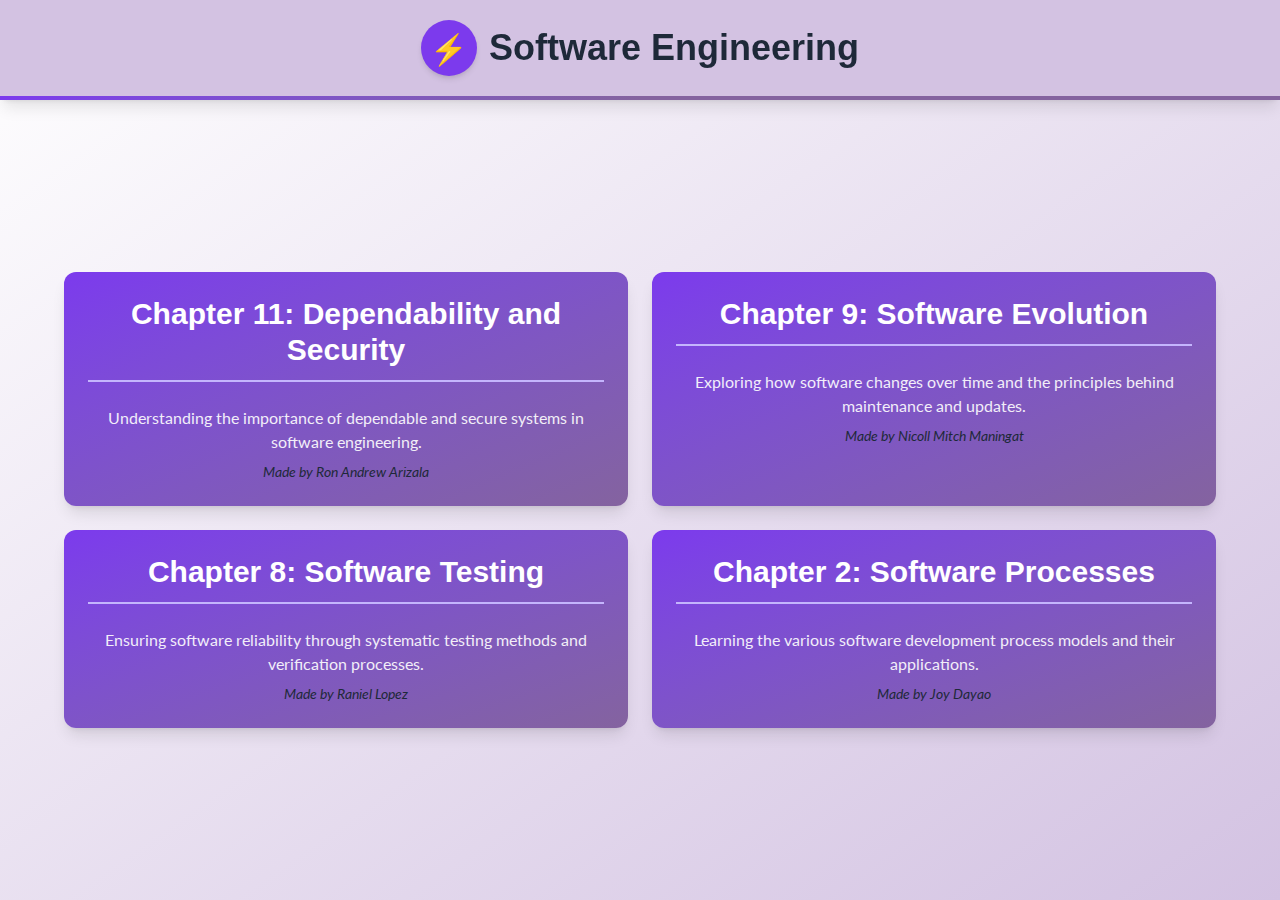
<file: index.html>
<!DOCTYPE html>
<html lang="en">
<head>
  <meta charset="UTF-8">
  <meta name="viewport" content="width=device-width, initial-scale=1.0">
  <title>Software Engineering Chapters</title>
  <link rel="stylesheet" href="src/output.css">
</head>

<body class="min-h-screen flex flex-col bg-linear-to-br from-accent-dark to-accent-light font-body ">

 
  <header class="bg-accent-light shadow-lg sticky top-0 z-50 backdrop-blur-sm bg-opacity-95 w-full">
    <div class="container mx-auto px-4 sm:px-6 lg:px-8 py-4 lg:py-5">
      <div class="flex flex-col justify-center items-center text-center gap-3">
        
        <div class="flex items-center justify-center gap-3 animate-fade-in">
          <div class="w-12 h-12 sm:w-14 sm:h-14 bg-primary-600 rounded-full flex items-center justify-center shadow-md hover:scale-110 transition-transform duration-300">
            <span class="text-2xl sm:text-3xl">⚡</span>
          </div>
          <h2 class="text-xl sm:text-2xl lg:text-3xl xl:text-4xl font-display font-bold text-gray-800">
            Software Engineering
          </h2>
        </div>
      </div>
    </div>
    <div class="h-1 bg-linear-to-r from-primary-600 via-accent-darker to-accent-darker"></div>
  </header>

  <!-- Main Content (Centered) -->
  <main class="grow flex items-center justify-center w-full">
    <nav class="w-full max-w-6xl mx-auto">
      <div class="grid grid-cols-1 sm:grid-cols-2 lg:grid-cols-2 gap-6 justify-items-center">
        
        <!-- Chapter 11 -->
        <a href="chapter11.html" class="block w-full bg-linear-to-br from-primary-600 to-accent-darker p-6 rounded-xl shadow-lg transition transform hover:scale-105 duration-300 hover:shadow-2xl group">
          <div class="text-white text-center">
            <h2 class="text-2xl sm:text-3xl font-display font-bold text-white mb-6 pb-3 border-b-2 border-primary-300">Chapter 11: Dependability and Security</h2>
            <p class="text-base opacity-90 mb-2 font-body">Understanding the importance of dependable and secure systems in software engineering.</p>
            <p class="text-sm italic text-gray-800">Made by Ron Andrew Arizala</p>
          </div>
        </a>

        <!-- Chapter 9 -->
        <a href="chapter9.html" class="block w-full bg-linear-to-br from-primary-600 to-accent-darker p-6 rounded-xl shadow-lg transition transform hover:scale-105 duration-300 hover:shadow-2xl group">
          <div class="text-white text-center">
            <h2 class="text-2xl sm:text-3xl font-display font-bold text-white mb-6 pb-3 border-b-2 border-primary-300">Chapter 9: Software Evolution</h2>
            <p class="text-base opacity-90 mb-2 font-body">Exploring how software changes over time and the principles behind maintenance and updates.</p>
            <p class="text-sm italic text-gray-800">Made by Nicoll Mitch Maningat</p>
          </div>
        </a>

        <!-- Chapter 8 -->
        <a href="chapter8.html" class="block w-full bg-linear-to-br from-primary-600 to-accent-darker p-6 rounded-xl shadow-lg transition transform hover:scale-105 duration-300 hover:shadow-2xl group">
          <div class="text-white text-center">
            <h2 class="text-2xl sm:text-3xl font-display font-bold text-white mb-6 pb-3 border-b-2 border-primary-300">Chapter 8: Software Testing</h2>
            <p class="text-base opacity-90 mb-2 font-body">Ensuring software reliability through systematic testing methods and verification processes.</p>
            <p class="text-sm italic text-gray-800">Made by Raniel Lopez</p>
          </div>
        </a>

        <!-- Chapter 2 -->
        <a href="chapter2.html" class="block w-full bg-linear-to-br from-primary-600 to-accent-darker p-6 rounded-xl shadow-lg transition transform hover:scale-105 duration-300 hover:shadow-2xl group">
          <div class="text-white text-center">
            <h2 class="text-2xl sm:text-3xl font-display font-bold text-white mb-6 pb-3 border-b-2 border-primary-300">Chapter 2: Software Processes</h2>
            <p class="text-base opacity-90 mb-2 font-body">Learning the various software development process models and their applications.</p>
            <p class="text-sm italic text-gray-800">Made by Joy Dayao</p>
          </div>
        </a>

      </div>
    </nav>
  </main>

</body>
</html>
</file>
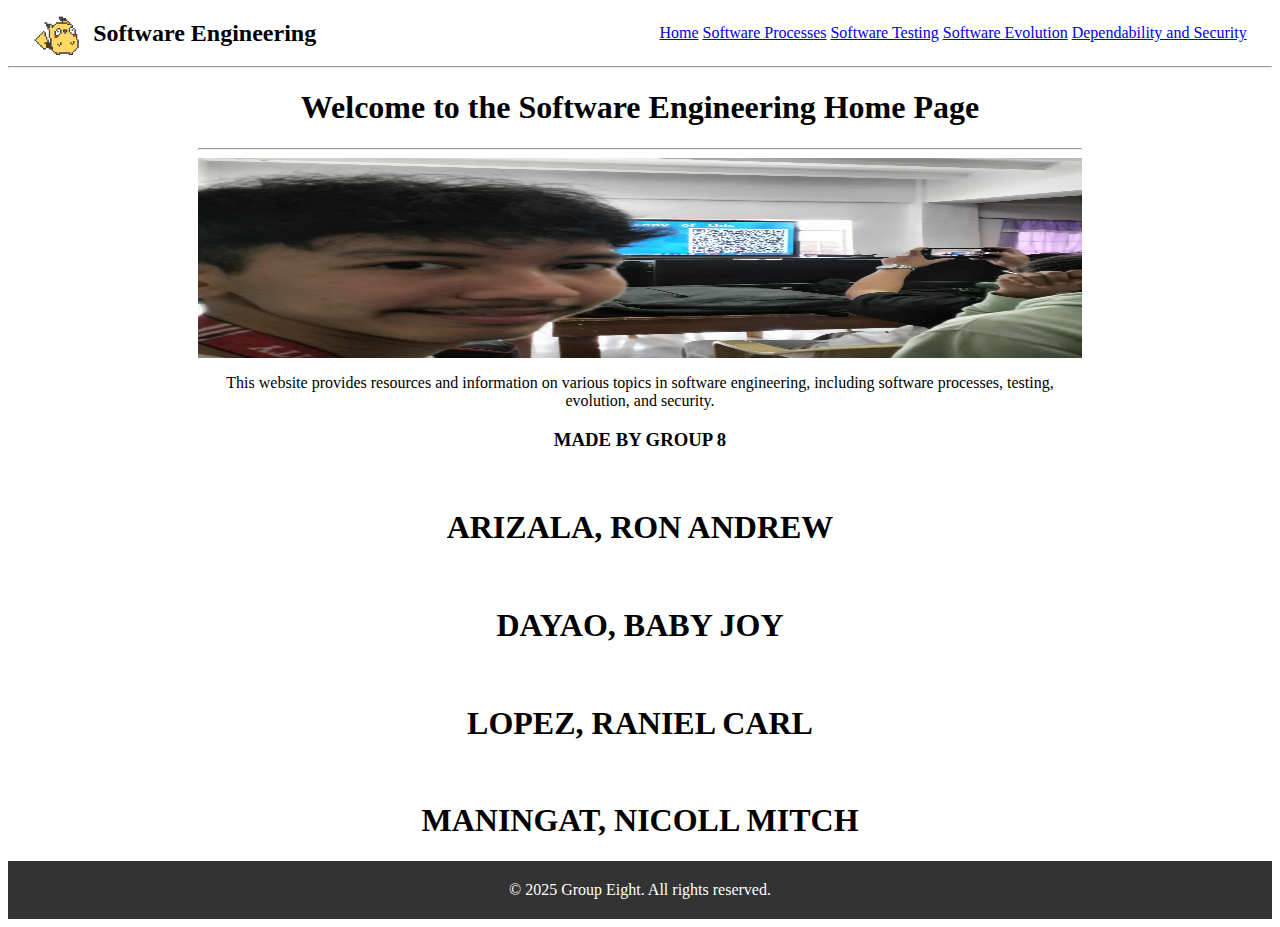
<file: chapter9-images/index.html>
<!DOCTYPE html>
<html lang="en">

<head>
    <meta charset="UTF-8">
    <meta name="viewport" content="width=device-width, initial-scale=1.0">
    <title>Home Page</title>
    <link rel="icon" type="image/png" href="Derp-Pikachu.png">

</head>

<body>
    <header>
        <div
            style="display: flex; justify-content: space-between; align-items: center; padding-left: 2%; padding-right: 2%;">
            <section style="display: flex; align-items: center; flex-direction: row;">
                <img src="Derp-Pikachu.png" alt="icon" width="50" height="50" style="margin-right:10px;">
                <h2 style="margin:0;">Software Engineering</h2>
            </section>
            <nav>
                <a href="index.html">Home</a>
                <a href="chapter2.html">Software Processes</a>
                <a href="chapter8.html">Software Testing</a>
                <a href="chapter9.html">Software Evolution</a>
                <a href="chapter11.html">Dependability and Security</a>
            </nav>
        </div>
        <hr>
    </header>

    <main style="text-align: justify; margin-left: 15%; margin-right: 15%;">
        <div style="text-align: center;">
            <h1>Welcome to the Software Engineering Home Page</h1>
            <hr>
            <div style="display: flex; justify-content: center; align-items: center;">
                <img src="ron.jpg" alt="Software Engineering" width="1000" height="200">
            </div>
            <p>This website provides resources and information on various topics in software engineering, including
                software
                processes, testing, evolution, and security.
            </p>

            <h3>MADE BY GROUP 8</h3>

            
            <br>

            <h1>
                ARIZALA, RON ANDREW
            </h1>

            <br>

            <h1>DAYAO, BABY JOY</h1>

            <br>

            <h1>LOPEZ, RANIEL CARL</h1>

            <br>

            <h1>MANINGAT, NICOLL MITCH</h1>
        </div>
    </main>

    <footer style="background-color:#333; color:white; padding:20px; text-align:center;">
        <p style="margin:0;">&copy; 2025 Group Eight. All rights reserved.</p>
    </footer>

</body>

</html>
</file>
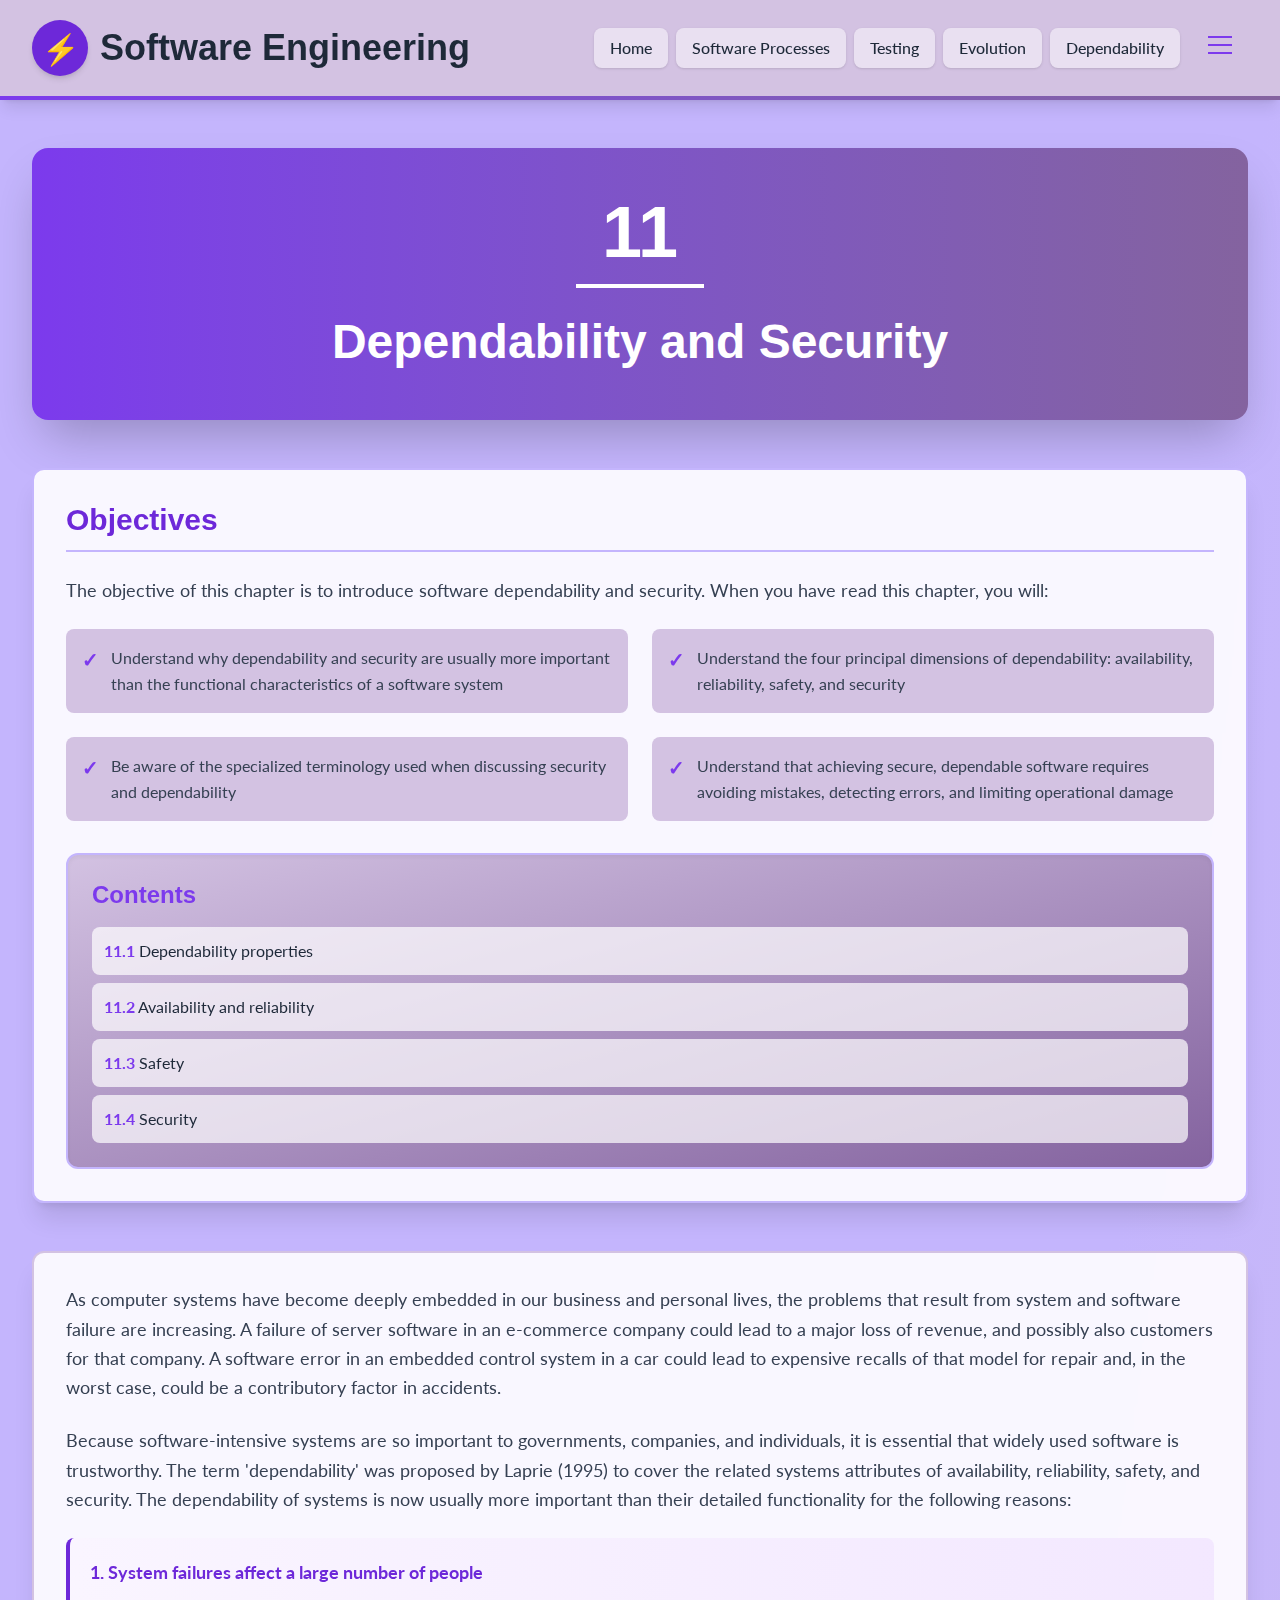
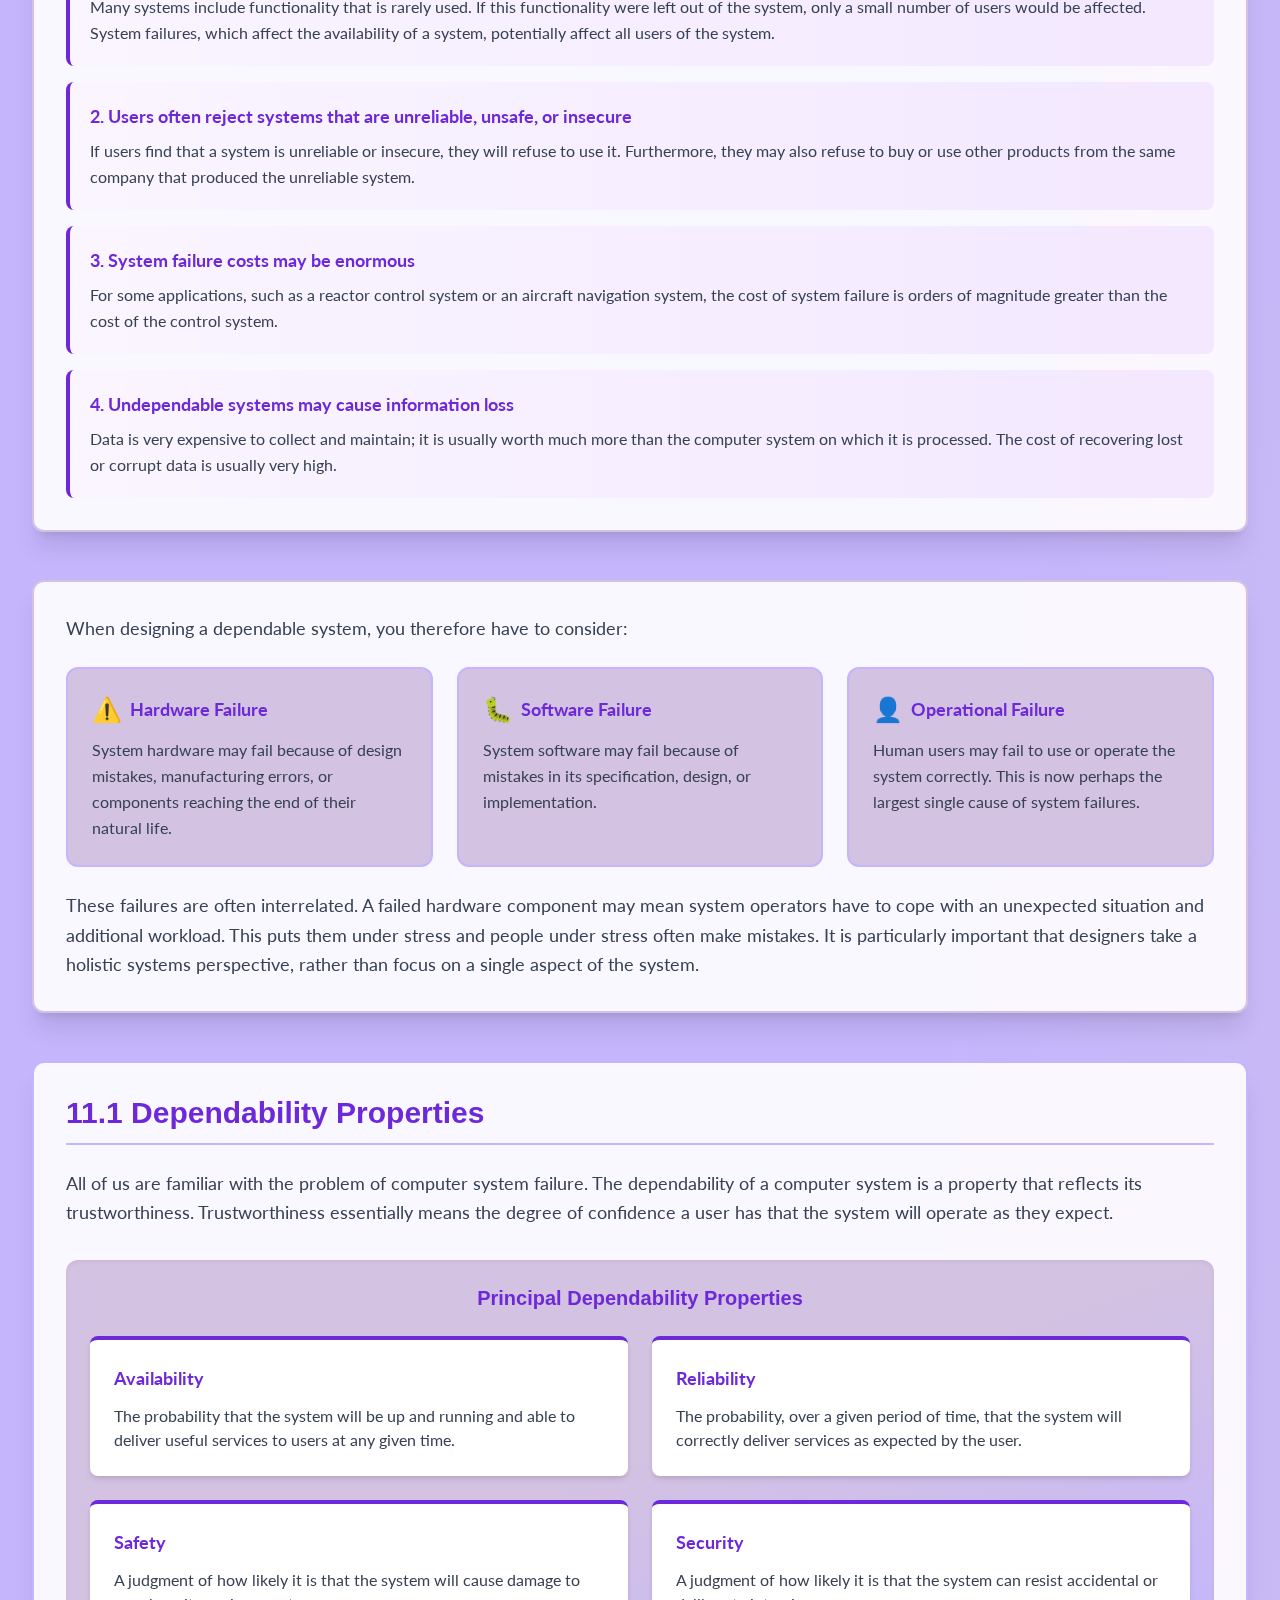
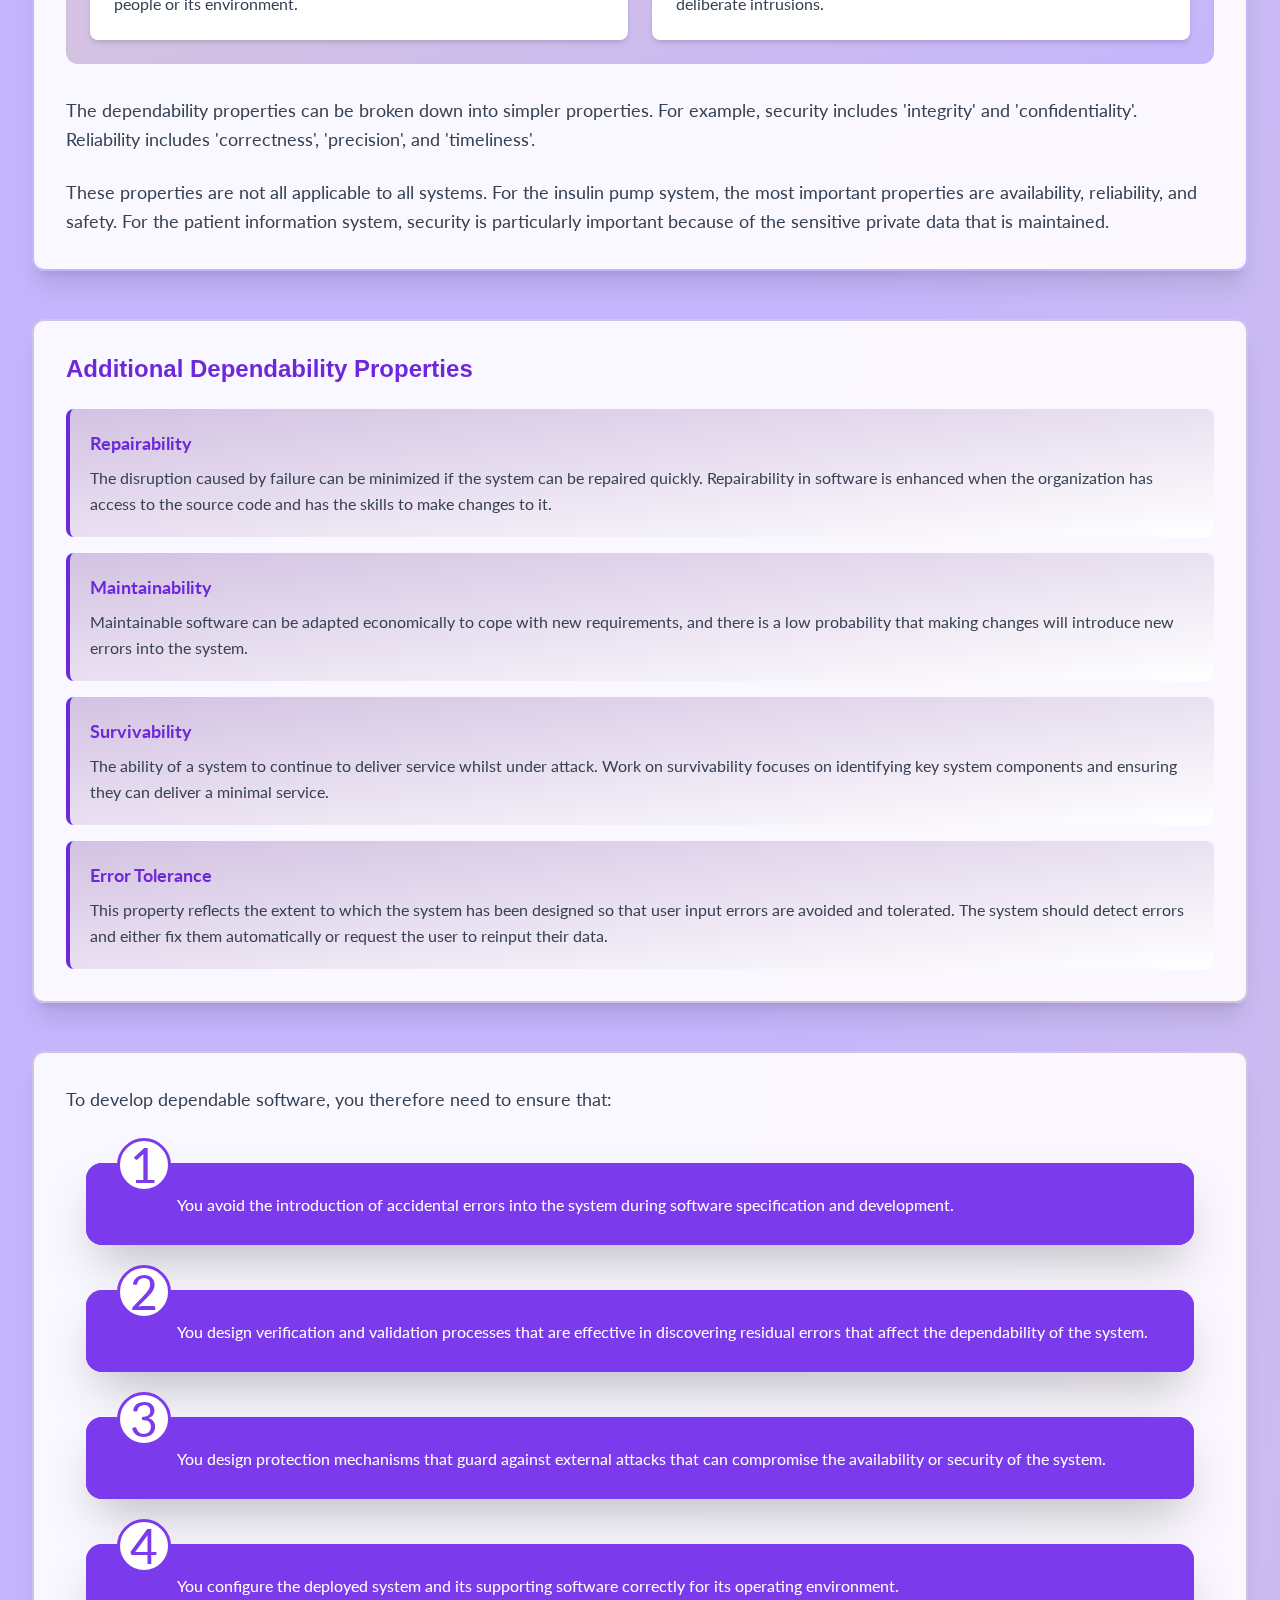
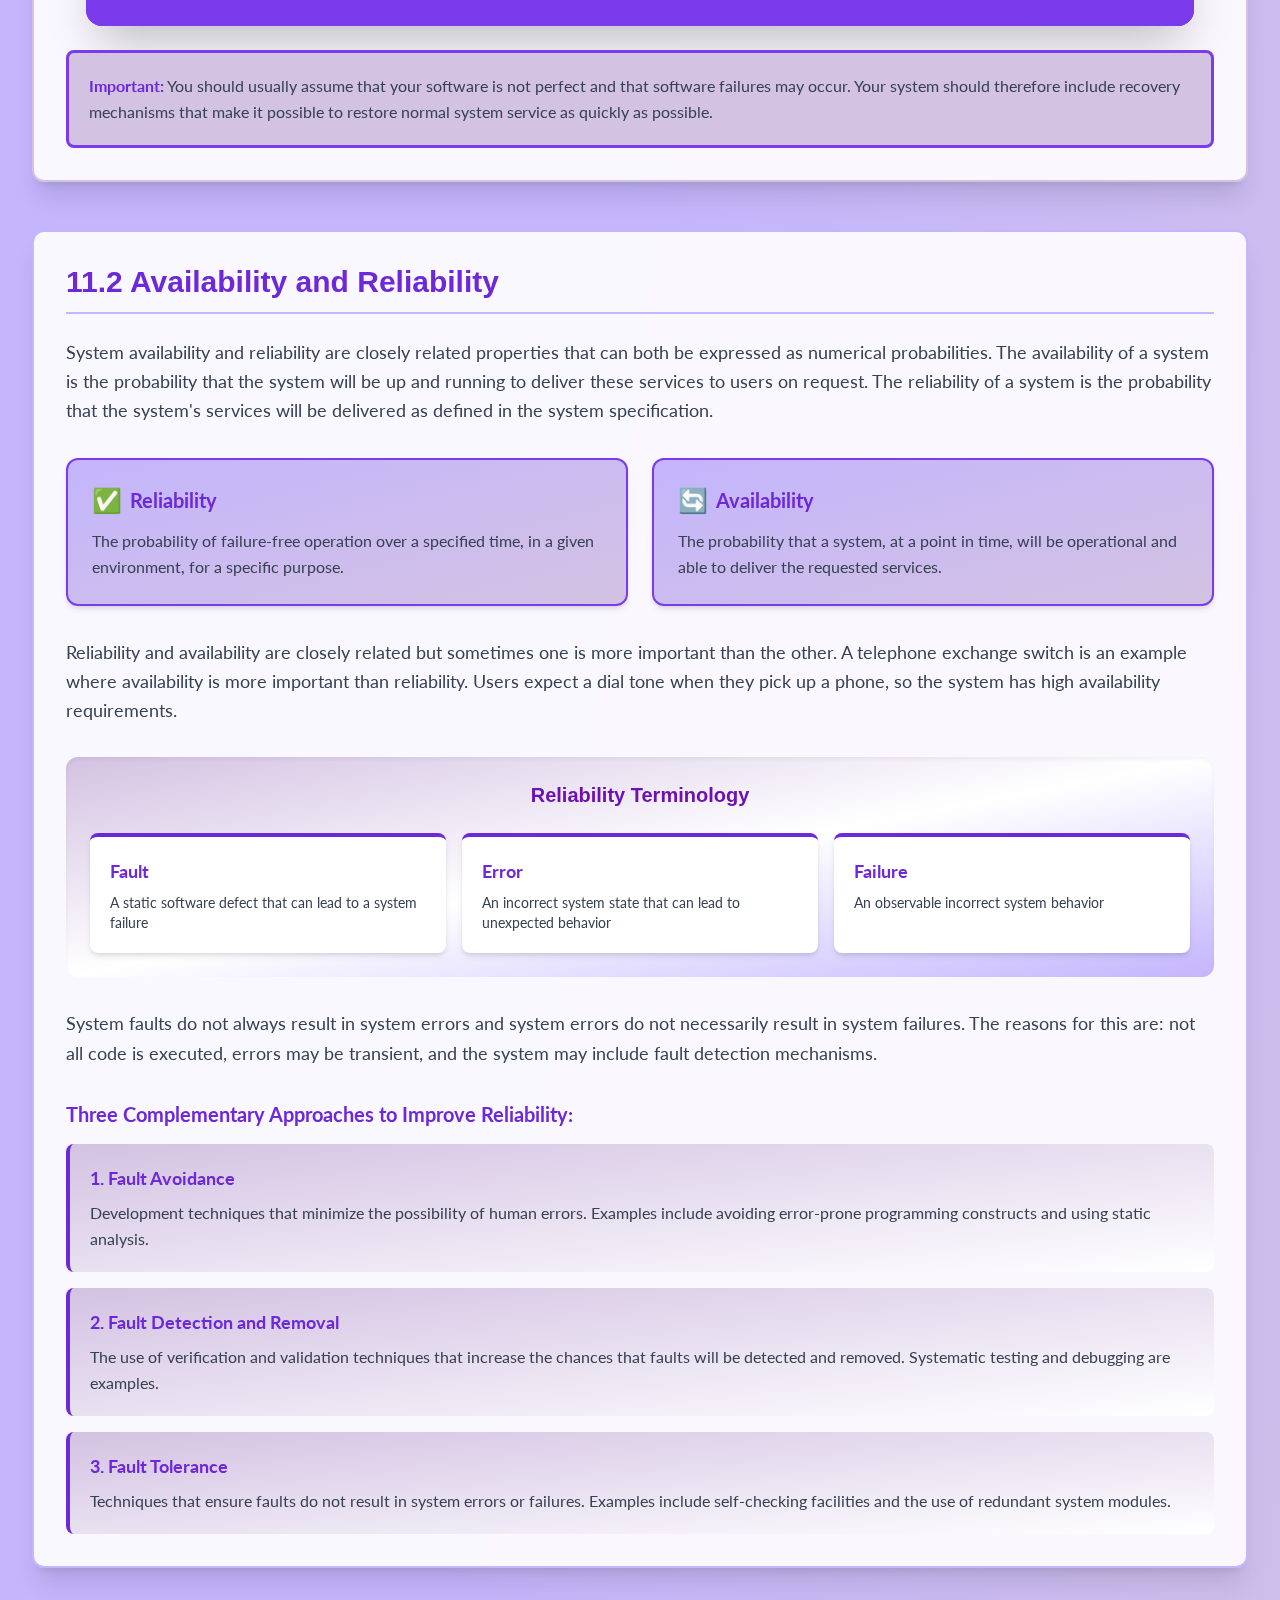
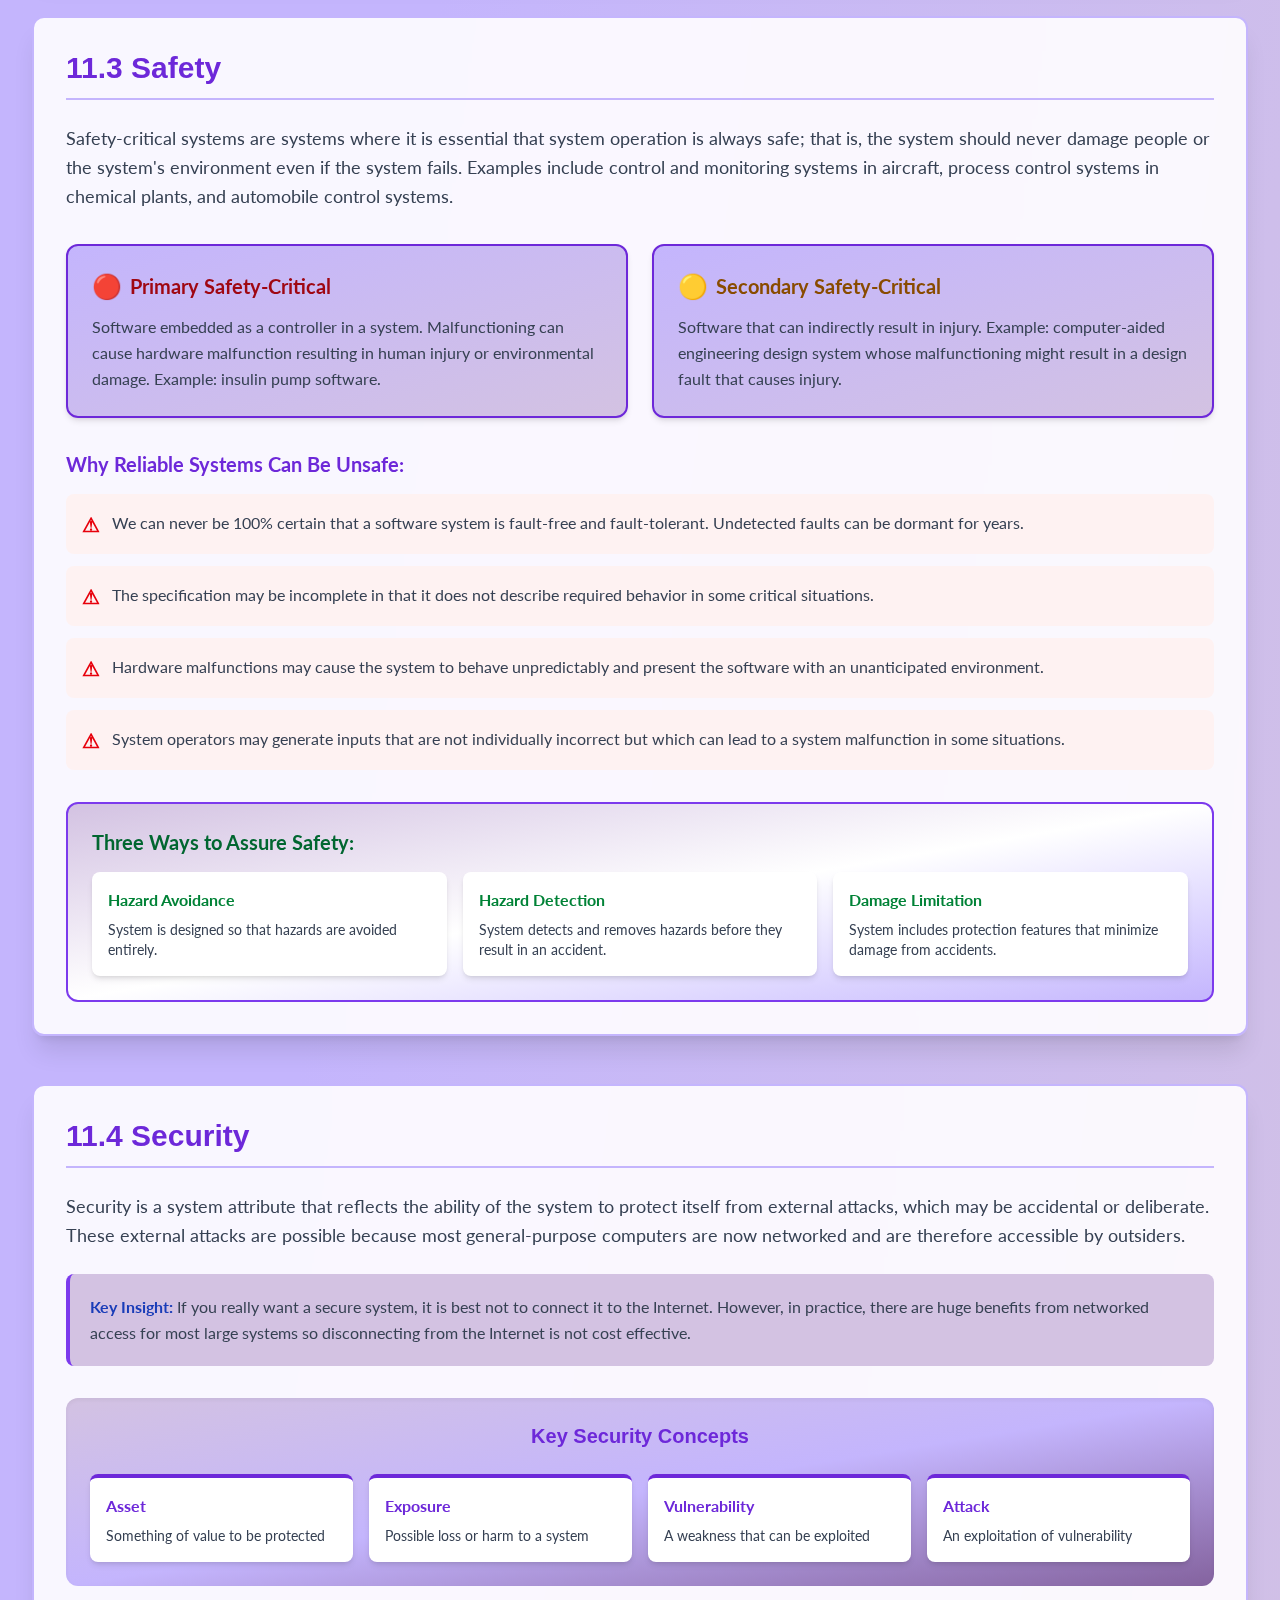
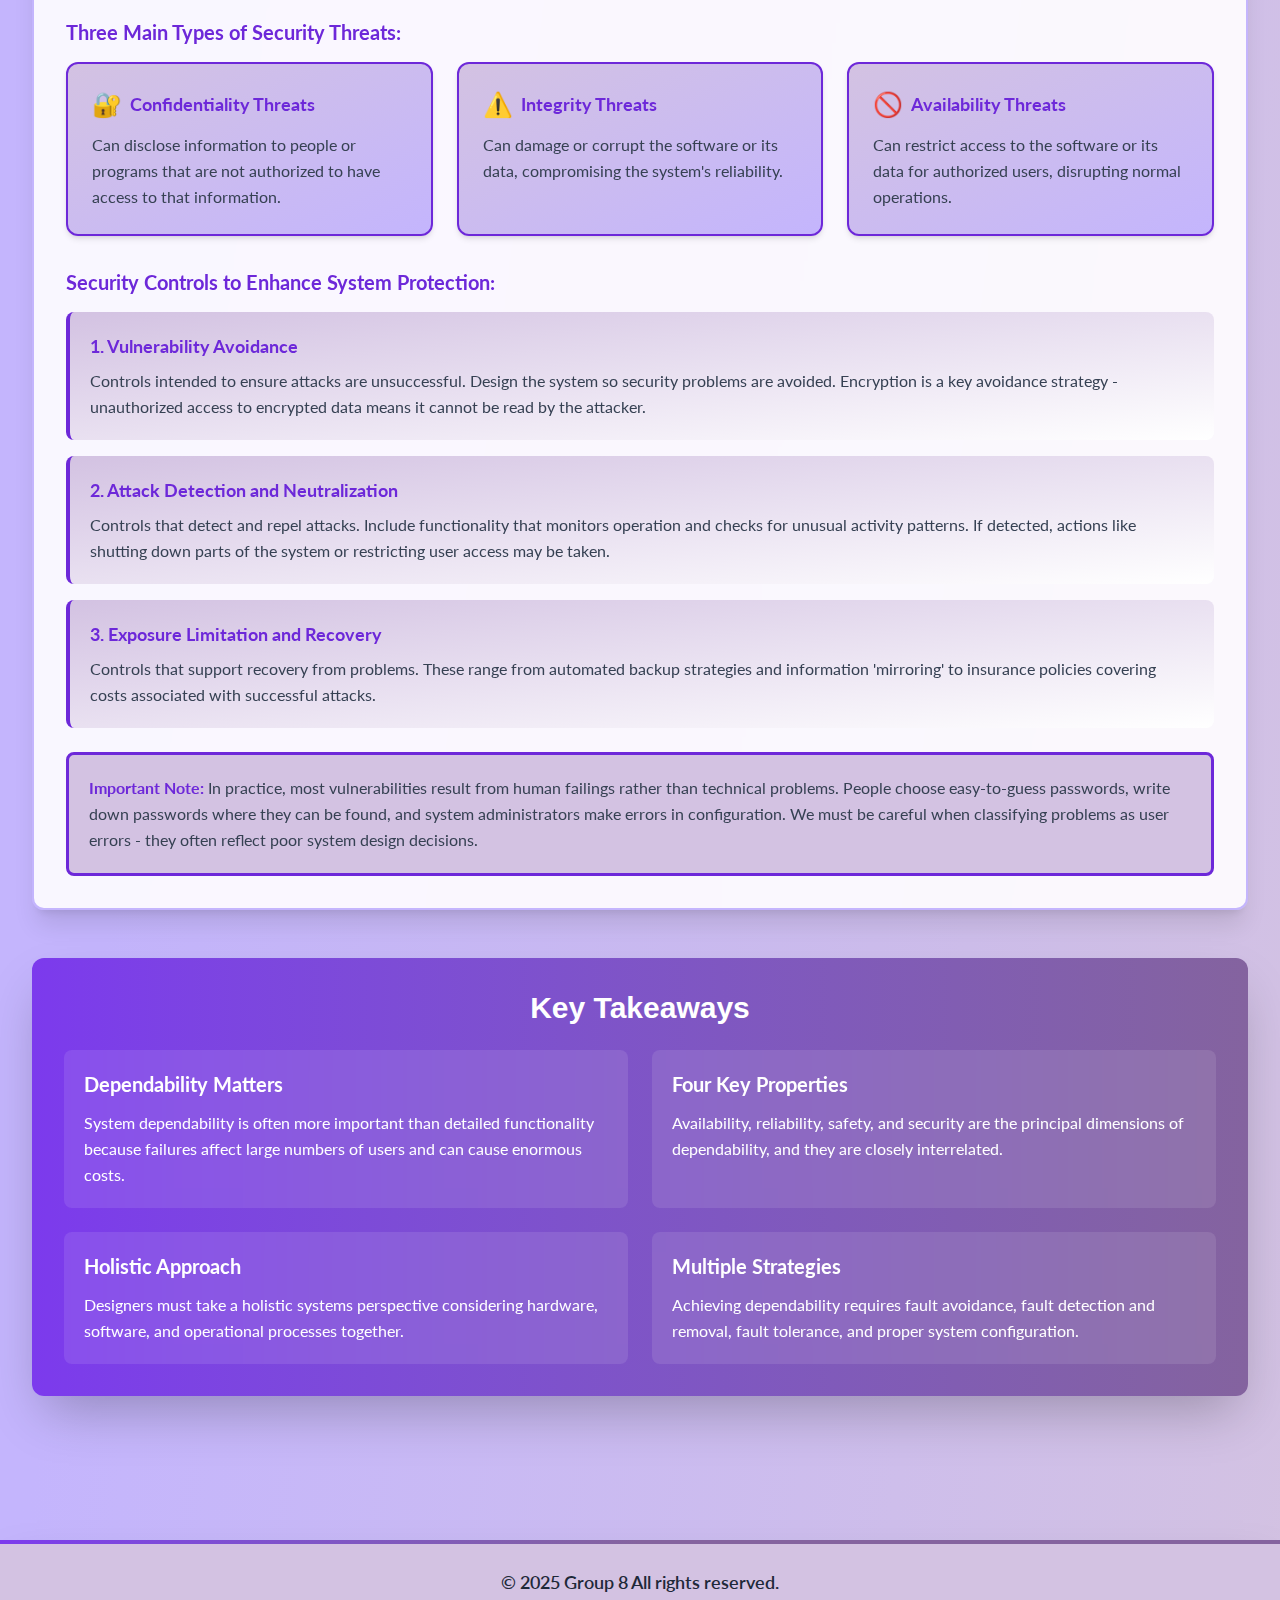
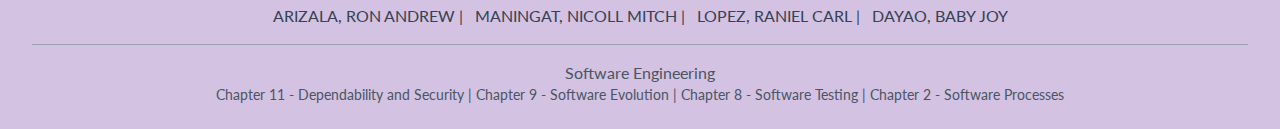
<file: chapter11.html>
<!DOCTYPE html>
<html lang="en">
<head>
  <meta charset="UTF-8">
  <meta name="viewport" content="width=device-width, initial-scale=1.0">
  <title>Dependability and Security</title>
  <link rel="stylesheet" href="src/output.css">
  

</head>
<body class="my-body">

  <!-- HEADER -->
  <header class="my-header">
    <section class="container mx-auto px-4 sm:px-6 lg:px-8 py-4 lg:py-5">
      <article class="flex flex-col lg:flex-row justify-between items-center gap-4">
        <!-- Logo Section -->
        <div class="flex items-center gap-3">
          <div class="Header-2nd-div">
            <span class="text-2xl sm:text-3xl">⚡</span>
          </div>
          <h2 class="my-header-h2">
            Software Engineering
          </h2>
        </div>

        

        <!-- Navigation -->
         <div class="flex justify-end space-x-3 lg:flex-row">
        <nav class="flex flex-wrap justify-center items-center gap-2 sm:grid-cols-5 font-bold">
          <a href="index.html" class="navtext">Home</a>
          <a href="chapter2.html" class="navtext">Software Processes</a>
          <a href="chapter8.html" class="navtext">Testing</a>
          <a href="chapter9.html" class="navtext">Evolution</a>
          <a href="chapter11.html" class="navtext">Dependability</a>
        </nav>

        <div class="relative ">
          <input type="checkbox" id="menu-toggle" class="hidden peer">
          <label for="menu-toggle" class="cursor-pointer p-4 inline-block">
            <div class="space-y-1.5">
              <div class="w-6 h-0.5 bg-primary-600"></div>
              <div class="w-6 h-0.5 bg-primary-600"></div>
              <div class="w-6 h-0.5 bg-primary-600"></div>
            </div>
          </label>
          <aside class="content-box-aside burger-1 text-left-2">
            <h3 class="text-xl sm:text-2xl font-display font-bold text-primary-600 mb-4">Contents</h3>
            <nav class="space-y-2">
              <a href="#c11.1" class="block text-sm hover:text-primary-600">
                <strong class="text-primary-600">11.1</strong>
                <span class="text-gray-800 underline underline-offset-4">Dependability properties</span>
              </a>
              <a href="#c11.2" class="block text-sm hover:text-primary-600">
                <strong class="text-primary-600">11.2</strong>
                <span class="text-gray-800 underline underline-offset-4">Availability and reliability</span>
              </a>
              <a href="#c11.3" class="block text-sm hover:text-primary-600">
                <strong class="text-primary-600">11.3</strong>
                <span class="text-gray-800 underline underline-offset-4">Safety</span>
              </a>
              <a href="#c11.4" class="block text-sm hover:text-primary-600">
                <strong class="text-primary-600">11.4</strong>
                <span class="text-gray-800 underline underline-offset-4">Security</span>
              </a>
            </nav>
          </aside>
        </div>
         </div>

        
        
    </article>
    </section>
    <div class="h-1 bg-linear-to-r from-primary-600 to-accent-darker"></div>
    
  </header>

  <!-- MAIN CONTENT -->
  <main class="grow container mx-auto px-4 sm:px-6 lg:px-8 py-8 lg:py-12">
    <!-- Your main content here -->
     
    <section class="mb-8 lg:mb-12">
            <article class="first-section-first-article">
                <h1 class="first-section-first-h1">11</h1>
                <div class="h-1 w-24 sm:w-32 bg-white mx-auto mb-6"></div>
                <h1 class="first-section-second-h1">Dependability and Security</h1>
            </article>
    </section> 
     <!-- Objectives Section -->
    <section class="mb-8 lg:mb-12 animate-fade-in ">
            <article class="second-section-first-article">
                <h3 class="second-section-first-h3">Objectives</h3>
                <p class="text-base sm:text-lg text-gray-700 mb-6 leading-relaxed">The objective of this chapter is to introduce software dependability and security. When you have read this chapter, you will:</p>
                
                <!-- Grid Layout for objectives -->
                <div class="grid grid-cols-1 md:grid-cols-2 gap-4 lg:gap-6">
                    <div class="objective-bg">
                        <span class="objective-check">✓</span>
                        <p class="text-gray-700 leading-relaxed">Understand why dependability and security are usually more important than the functional characteristics of a software system</p>
                    </div>
                    <div class="objective-bg">
                        <span class="objective-check">✓</span>
                        <p class="text-gray-700 leading-relaxed">Understand the four principal dimensions of dependability: availability, reliability, safety, and security</p>
                    </div>
                    <div class="objective-bg">
                        <span class="objective-check">✓</span>
                        <p class="text-gray-700 leading-relaxed">Be aware of the specialized terminology used when discussing security and dependability</p>
                    </div>
                    <div class="objective-bg">
                        <span class="objective-check">✓</span>
                        <p class="text-gray-700 leading-relaxed">Understand that achieving secure, dependable software requires avoiding mistakes, detecting errors, and limiting operational damage</p>
                    </div>
                </div>

                <!-- Contents Box -->
                <aside class="content-box-aside">
                    <h3 class="text-xl sm:text-2xl font-display font-bold text-primary-600 mb-4">Contents</h3>
                    <nav class="space-y-2">
                        <a href="#c11.1" class="content-box-ron">
                            <strong class="text-primary-600">11.1</strong> <span class="text-gray-800">Dependability properties</span>
                        </a>
                        <a href="#c11.2" class="content-box-ron">
                            <strong class="text-primary-600">11.2</strong> <span class="text-gray-800">Availability and reliability</span>
                        </a>
                        <a href="#c11.3" class="content-box-ron">
                            <strong class="text-primary-600">11.3</strong> <span class="text-gray-800">Safety</span>
                        </a>
                        <a href="#c11.4" class="content-box-ron">
                            <strong class="text-primary-600">11.4</strong> <span class="text-gray-800">Security</span>
                        </a>
                    </nav>
                </aside>
            </article>
    </section>

     <!-- Introduction Section -->
    <section class="mb-8 lg:mb-12">
            <article class="Introduction-Section-article">
                <p class="Introduction-Section-paragraph">As computer systems have become deeply embedded in our business and personal lives, the problems that result from system and software failure are increasing. A failure of server software in an e-commerce company could lead to a major loss of revenue, and possibly also customers for that company. A software error in an embedded control system in a car could lead to expensive recalls of that model for repair and, in the worst case, could be a contributory factor in accidents.</p>
                
                <p class="Introduction-Section-paragraph">Because software-intensive systems are so important to governments, companies, and individuals, it is essential that widely used software is trustworthy. The term 'dependability' was proposed by Laprie (1995) to cover the related systems attributes of availability, reliability, safety, and security. The dependability of systems is now usually more important than their detailed functionality for the following reasons:</p>

                <!-- Ordered List -->
                <div class="space-y-4">
                    <article class="Introduction-Section-Ordered-List">
                        <h4 class="Introduction-Section-Ordered-List-h4">1. System failures affect a large number of people</h4>
                        <p class="text-gray-700 leading-relaxed">Many systems include functionality that is rarely used. If this functionality were left out of the system, only a small number of users would be affected. System failures, which affect the availability of a system, potentially affect all users of the system.</p>
                    </article>
                    
                    <article class="Introduction-Section-Ordered-List">
                        <h4 class="Introduction-Section-Ordered-List-h4">2. Users often reject systems that are unreliable, unsafe, or insecure</h4>
                        <p class="text-gray-700 leading-relaxed">If users find that a system is unreliable or insecure, they will refuse to use it. Furthermore, they may also refuse to buy or use other products from the same company that produced the unreliable system.</p>
                    </article>
                    
                    <article class="Introduction-Section-Ordered-List">
                        <h4 class="Introduction-Section-Ordered-List-h4">3. System failure costs may be enormous</h4>
                        <p class="text-gray-700 leading-relaxed">For some applications, such as a reactor control system or an aircraft navigation system, the cost of system failure is orders of magnitude greater than the cost of the control system.</p>
                    </article>
                    
                    <article class="Introduction-Section-Ordered-List">
                        <h4 class="Introduction-Section-Ordered-List-h4">4. Undependable systems may cause information loss</h4>
                        <p class="text-gray-700 leading-relaxed">Data is very expensive to collect and maintain; it is usually worth much more than the computer system on which it is processed. The cost of recovering lost or corrupt data is usually very high.</p>
                    </article>
                </div>
            </article>
        </section>

        <!-- System Failures Section -->
        <section class="mb-8 lg:mb-12">
            <article class="System-Failures-Section-article">
                <p class="text-base sm:text-lg text-gray-700 leading-relaxed mb-6">When designing a dependable system, you therefore have to consider:</p>

                <!-- Grid layout for failure types -->
                <div class="grid grid-cols-1 lg:grid-cols-3 gap-6 mb-6">
                    <article class="Grid-layout-for-failure-types">
                        <h4 class="System-Failures-Section-h4">
                            <span class="text-2xl">⚠️</span>
                            Hardware Failure
                        </h4>
                        <p class="text-gray-700 leading-relaxed">System hardware may fail because of design mistakes, manufacturing errors, or components reaching the end of their natural life.</p>
                    </article>
                    
                    <article class="Grid-layout-for-failure-types">
                        <h4 class="System-Failures-Section-h4">
                            <span class="text-2xl">🐛</span>
                            Software Failure
                        </h4>
                        <p class="text-gray-700 leading-relaxed">System software may fail because of mistakes in its specification, design, or implementation.</p>
                    </article>
                    
                    <article class="Grid-layout-for-failure-types">
                        <h4 class="System-Failures-Section-h4">
                            <span class="text-2xl">👤</span>
                            Operational Failure
                        </h4>
                        <p class="text-gray-700 leading-relaxed">Human users may fail to use or operate the system correctly. This is now perhaps the largest single cause of system failures.</p>
                    </article>
                </div>

                <p class="text-base sm:text-lg text-gray-700 leading-relaxed">These failures are often interrelated. A failed hardware component may mean system operators have to cope with an unexpected situation and additional workload. This puts them under stress and people under stress often make mistakes. It is particularly important that designers take a holistic systems perspective, rather than focus on a single aspect of the system.</p>
            </article>
        </section>

        <!-- Section 11.1 Dependability Properties -->
         <section id="c11.1" class="mb-8 lg:mb-12 scroll-mt-24">
            <article class="Dependability-Properties-article">
                <h3 class="Dependability-Properties-h3">11.1 Dependability Properties</h3>
                
                <p class="text-base sm:text-lg text-gray-700 leading-relaxed mb-6">All of us are familiar with the problem of computer system failure. The dependability of a computer system is a property that reflects its trustworthiness. Trustworthiness essentially means the degree of confidence a user has that the system will operate as they expect.</p>

                <!-- Dependability Diagram -->
                <aside class="Dependability-Diagram-aside">
                    <h4 class="Dependability-Diagram-h4">Principal Dependability Properties</h4>
                    <div class="grid grid-cols-1 md:grid-cols-2 gap-6">
                        <article class="Dependability-Diagram border-primary-700">
                            <h5 class="font-bold text-primary-700 mb-3 text-lg">Availability</h5>
                            <p class="text-gray-700">The probability that the system will be up and running and able to deliver useful services to users at any given time.</p>
                        </article>
                        <article class="Dependability-Diagram border-primary-700">
                            <h5 class="font-bold text-primary-700 mb-3 text-lg">Reliability</h5>
                            <p class="text-gray-700">The probability, over a given period of time, that the system will correctly deliver services as expected by the user.</p>
                        </article>
                        <article class="Dependability-Diagram border-primary-700">
                            <h5 class="font-bold text-primary-700 mb-3 text-lg">Safety</h5>
                            <p class="text-gray-700">A judgment of how likely it is that the system will cause damage to people or its environment.</p>
                        </article>
                        <article class="Dependability-Diagram border-primary-700">
                            <h5 class="font-bold text-primary-700 mb-3 text-lg">Security</h5>
                            <p class="text-gray-700">A judgment of how likely it is that the system can resist accidental or deliberate intrusions.</p>
                        </article>
                    </div>
                </aside>

                <p class="text-base sm:text-lg text-gray-700 leading-relaxed mb-6">The dependability properties can be broken down into simpler properties. For example, security includes 'integrity' and 'confidentiality'. Reliability includes 'correctness', 'precision', and 'timeliness'.</p>

                <p class="text-base sm:text-lg text-gray-700 leading-relaxed">These properties are not all applicable to all systems. For the insulin pump system, the most important properties are availability, reliability, and safety. For the patient information system, security is particularly important because of the sensitive private data that is maintained.</p>
            </article>
        </section>

        <!-- Additional Properties Section -->

        <section class="mb-8 lg:mb-12">
            <article class="Additional-Properties-Section-article">
                <h4 class="Additional-Properties-Section-h4">Additional Dependability Properties</h4>
                
                <div class="space-y-4">
                    <article class="Additional-Properties-Section">
                        <h5 class="font-bold text-primary-700 mb-2 text-lg">Repairability</h5>
                        <p class="text-gray-700 leading-relaxed">The disruption caused by failure can be minimized if the system can be repaired quickly. Repairability in software is enhanced when the organization has access to the source code and has the skills to make changes to it.</p>
                    </article>
                    
                    <article class="Additional-Properties-Section">
                        <h5 class="font-bold text-primary-700 mb-2 text-lg">Maintainability</h5>
                        <p class="text-gray-700 leading-relaxed">Maintainable software can be adapted economically to cope with new requirements, and there is a low probability that making changes will introduce new errors into the system.</p>
                    </article>
                    
                    <article class="Additional-Properties-Section">
                        <h5 class="font-bold text-primary-700 mb-2 text-lg">Survivability</h5>
                        <p class="text-gray-700 leading-relaxed">The ability of a system to continue to deliver service whilst under attack. Work on survivability focuses on identifying key system components and ensuring they can deliver a minimal service.</p>
                    </article>
                    
                    <article class="Additional-Properties-Section">
                        <h5 class="font-bold text-primary-700 mb-2 text-lg">Error Tolerance</h5>
                        <p class="text-gray-700 leading-relaxed">This property reflects the extent to which the system has been designed so that user input errors are avoided and tolerated. The system should detect errors and either fix them automatically or request the user to reinput their data.</p>
                    </article>
                </div>
            </article>
        </section>

        
        <!-- Developing Dependable Software Section -->

        <section class="mb-8 lg:mb-12">
            <article class="Developing-Dependable-Software-Section-article">
                <p class="text-base sm:text-lg text-gray-700 leading-relaxed mb-6">To develop dependable software, you therefore need to ensure that:</p>

                <fieldset class="Developing-Dependable-Software-Section-fieldset">
                    <legend class="Developing-Dependable-Software-Section">
                        1
                    </legend>
                    <p class="text-white leading-relaxed ml-22 mb-6">You avoid the introduction of accidental errors into the system during software specification and development.</p>
                </fieldset>

                <fieldset class="Developing-Dependable-Software-Section-fieldset">
                    <legend class="Developing-Dependable-Software-Section">
                        2
                    </legend>
                    <p class="text-white leading-relaxed ml-22 mb-6">You design verification and validation processes that are effective in discovering residual errors that affect the dependability of the system.</p>
                </fieldset>

                <fieldset class="Developing-Dependable-Software-Section-fieldset">
                    <legend class="Developing-Dependable-Software-Section">
                        3
                    </legend>
                    <p class="text-white leading-relaxed ml-22 mb-6">You design protection mechanisms that guard against external attacks that can compromise the availability or security of the system.</p>
                </fieldset>

                <fieldset class="Developing-Dependable-Software-Section-fieldset">
                    <legend class="Developing-Dependable-Software-Section">
                        4
                    </legend>
                    <p class="text-white leading-relaxed ml-22 mb-6">You configure the deployed system and its supporting software correctly for its operating environment.</p>
                </fieldset>

                

                <aside class="mt-6 p-5 bg-accent-light border-3 border-primary-600 rounded-lg">
                    <p class="text-gray-700 leading-relaxed"><strong class="text-primary-700">Important:</strong> You should usually assume that your software is not perfect and that software failures may occur. Your system should therefore include recovery mechanisms that make it possible to restore normal system service as quickly as possible.</p>
                </aside>
            </article>
        </section>

         <!-- Section 11.2 Availability and Reliability -->

        <section id="c11.2" class="mb-8 lg:mb-12 scroll-mt-24">
            <article class="Availability-and-Reliability">
                <h3 class="Availability-and-Reliability-h3">11.2 Availability and Reliability</h3>
                
                <p class="text-base sm:text-lg text-gray-700 leading-relaxed mb-6">System availability and reliability are closely related properties that can both be expressed as numerical probabilities. The availability of a system is the probability that the system will be up and running to deliver these services to users on request. The reliability of a system is the probability that the system's services will be delivered as defined in the system specification.</p>

                <!-- Key Definitions -->
                <div class="grid grid-cols-1 lg:grid-cols-2 gap-6 my-8">
                    <article class="Key-Definitions">
                        <h4 class="Key-Definitions-h4">
                            <span class="text-2xl">✅</span>
                            Reliability
                        </h4>
                        <p class="text-gray-700 leading-relaxed">The probability of failure-free operation over a specified time, in a given environment, for a specific purpose.</p>
                    </article>
                    
                    <article class="Key-Definitions">
                        <h4 class="Key-Definitions-h4">
                            <span class="text-2xl">🔄</span>
                            Availability
                        </h4>
                        <p class="text-gray-700 leading-relaxed">The probability that a system, at a point in time, will be operational and able to deliver the requested services.</p>
                    </article>
                </div>

                <p class="text-base sm:text-lg text-gray-700 leading-relaxed mb-6">Reliability and availability are closely related but sometimes one is more important than the other. A telephone exchange switch is an example where availability is more important than reliability. Users expect a dial tone when they pick up a phone, so the system has high availability requirements.</p>

                <!-- Reliability Terminology -->
                <aside class="Reliability-Terminology-aside">
                    <h4 class="Reliability-Terminology-h4">Reliability Terminology</h4>
                    <div class="grid grid-cols-1 md:grid-cols-3 gap-4">
                        <article class="Reliability-Terminology">
                            <h5 class="Reliability-Terminology-h5">Fault</h5>
                            <p class="text-gray-700 text-sm">A static software defect that can lead to a system failure</p>
                        </article>
                        <article class="Reliability-Terminology">
                            <h5 class="Reliability-Terminology-h5">Error</h5>
                            <p class="text-gray-700 text-sm">An incorrect system state that can lead to unexpected behavior</p>
                        </article>
                        <article class="Reliability-Terminology">
                            <h5 class="Reliability-Terminology-h5">Failure</h5>
                            <p class="text-gray-700 text-sm">An observable incorrect system behavior</p>
                        </article>
                    </div>
                </aside>

                <p class="text-base sm:text-lg text-gray-700 leading-relaxed mb-6">System faults do not always result in system errors and system errors do not necessarily result in system failures. The reasons for this are: not all code is executed, errors may be transient, and the system may include fault detection mechanisms.</p>

                <!-- Three Approaches -->
                <div class="mt-8">
                    <h4 class="text-xl font-bold text-primary-700 mb-4">Three Complementary Approaches to Improve Reliability:</h4>
                    <div class="space-y-4">
                        <article class="Three-Approaches">
                            <h5 class="font-bold text-primary-700 mb-2 text-lg">1. Fault Avoidance</h5>
                            <p class="text-gray-700 leading-relaxed">Development techniques that minimize the possibility of human errors. Examples include avoiding error-prone programming constructs and using static analysis.</p>
                        </article>
                        
                        <article class="Three-Approaches">
                            <h5 class="font-bold text-primary-700 mb-2 text-lg">2. Fault Detection and Removal</h5>
                            <p class="text-gray-700 leading-relaxed">The use of verification and validation techniques that increase the chances that faults will be detected and removed. Systematic testing and debugging are examples.</p>
                        </article>
                        
                        <article class="Three-Approaches">
                            <h5 class="font-bold text-primary-700 mb-2 text-lg">3. Fault Tolerance</h5>
                            <p class="text-gray-700 leading-relaxed">Techniques that ensure faults do not result in system errors or failures. Examples include self-checking facilities and the use of redundant system modules.</p>
                        </article>
                    </div>
                </div>
            </article>
        </section>

        <!-- Section 11.3 Safety -->

        <section id="c11.3" class="mb-8 lg:mb-12 scroll-mt-24">
            <article class="Safety-Article">
                <h3 class="Safety-h3">11.3 Safety</h3>
                
                <p class="text-base sm:text-lg text-gray-700 leading-relaxed mb-6">Safety-critical systems are systems where it is essential that system operation is always safe; that is, the system should never damage people or the system's environment even if the system fails. Examples include control and monitoring systems in aircraft, process control systems in chemical plants, and automobile control systems.</p>

                <!-- Safety-Critical Software Classes -->
                <div class="grid grid-cols-1 lg:grid-cols-2 gap-6 my-8">
                    <article class="Safety-Critical-Software-Classes">
                        <h4 class="font-bold text-red-800 mb-3 text-xl flex items-center gap-2">
                            <span class="text-2xl">🔴</span>
                            Primary Safety-Critical
                        </h4>
                        <p class="text-gray-700 leading-relaxed">Software embedded as a controller in a system. Malfunctioning can cause hardware malfunction resulting in human injury or environmental damage. Example: insulin pump software.</p>
                    </article>
                    
                    <article class="Safety-Critical-Software-Classes">
                        <h4 class="font-bold text-yellow-800 mb-3 text-xl flex items-center gap-2">
                            <span class="text-2xl">🟡</span>
                            Secondary Safety-Critical
                        </h4>
                        <p class="text-gray-700 leading-relaxed">Software that can indirectly result in injury. Example: computer-aided engineering design system whose malfunctioning might result in a design fault that causes injury.</p>
                    </article>
                </div>

                <!-- Why Reliable Systems Can Be Unsafe -->
                <div class="mb-6">
                    <h4 class="text-xl font-bold text-primary-700 mb-4">Why Reliable Systems Can Be Unsafe:</h4>
                    <div class="space-y-3">
                        <article class="Reliable-Systems-Unsafe">
                            <span class="Reliable-Systems-Unsafe-span">⚠</span>
                            <p class="text-gray-700 leading-relaxed">We can never be 100% certain that a software system is fault-free and fault-tolerant. Undetected faults can be dormant for years.</p>
                        </article>
                        <article class="Reliable-Systems-Unsafe">
                            <span class="Reliable-Systems-Unsafe-span">⚠</span>
                            <p class="text-gray-700 leading-relaxed">The specification may be incomplete in that it does not describe required behavior in some critical situations.</p>
                        </article>
                        <article class="Reliable-Systems-Unsafe">
                            <span class="Reliable-Systems-Unsafe-span">⚠</span>
                            <p class="text-gray-700 leading-relaxed">Hardware malfunctions may cause the system to behave unpredictably and present the software with an unanticipated environment.</p>
                        </article>
                        <article class="Reliable-Systems-Unsafe">
                            <span class="Reliable-Systems-Unsafe-span">⚠</span>
                            <p class="text-gray-700 leading-relaxed">System operators may generate inputs that are not individually incorrect but which can lead to a system malfunction in some situations.</p>
                        </article>
                    </div>
                </div>

                <!-- Safety Assurance Strategies -->
                <aside class="Safety-Assurance-Strategies-aside">
                    <h4 class="text-xl font-bold text-green-800 mb-4">Three Ways to Assure Safety:</h4>
                    <div class="grid grid-cols-1 md:grid-cols-3 gap-4">
                        <article class="Safety-Assurance-Strategies">
                            <h5 class="Safety-Assurance-Strategies-h5">Hazard Avoidance</h5>
                            <p class="text-gray-700 text-sm">System is designed so that hazards are avoided entirely.</p>
                        </article>
                        <article class="Safety-Assurance-Strategies">
                            <h5 class="Safety-Assurance-Strategies-h5">Hazard Detection</h5>
                            <p class="text-gray-700 text-sm">System detects and removes hazards before they result in an accident.</p>
                        </article>
                        <article class="Safety-Assurance-Strategies">
                            <h5 class="Safety-Assurance-Strategies-h5">Damage Limitation</h5>
                            <p class="text-gray-700 text-sm">System includes protection features that minimize damage from accidents.</p>
                        </article>
                    </div>
                </aside>
            </article>
        </section>

        <!-- Section 11.4 Security -->
        <section id="c11.4" class="mb-8 lg:mb-12 scroll-mt-24">
            <article class="Security-article">
                <h3 class="Security-h3">11.4 Security</h3>
                
                <p class="text-base sm:text-lg text-gray-700 leading-relaxed mb-6">Security is a system attribute that reflects the ability of the system to protect itself from external attacks, which may be accidental or deliberate. These external attacks are possible because most general-purpose computers are now networked and are therefore accessible by outsiders.</p>

                <aside class="p-5 bg-accent-light border-l-4 border-primary-600 rounded-lg mb-6">
                    <p class="text-gray-700 leading-relaxed"><strong class="text-blue-800">Key Insight:</strong> If you really want a secure system, it is best not to connect it to the Internet. However, in practice, there are huge benefits from networked access for most large systems so disconnecting from the Internet is not cost effective.</p>
                </aside>

                <!-- Security Terminology -->
                <aside class="Security-Terminology-aside">
                    <h4 class="Security-Terminology-h4">Key Security Concepts</h4>
                    <div class="grid grid-cols-1 md:grid-cols-2 lg:grid-cols-4 gap-4">
                        <article class="Security-Terminology border-primary-700">
                            <h5 class="font-bold text-primary-700 mb-2">Asset</h5>
                            <p class="text-gray-700 text-sm">Something of value to be protected</p>
                        </article>
                        <article class="Security-Terminology border-primary-700">
                            <h5 class="font-bold text-primary-700 mb-2">Exposure</h5>
                            <p class="text-gray-700 text-sm">Possible loss or harm to a system</p>
                        </article>
                        <article class="Security-Terminology border-primary-700">
                            <h5 class="font-bold text-primary-700 mb-2">Vulnerability</h5>
                            <p class="text-gray-700 text-sm">A weakness that can be exploited</p>
                        </article>
                        <article class="Security-Terminology border-primary-700">
                            <h5 class="font-bold text-primary-700 mb-2">Attack</h5>
                            <p class="text-gray-700 text-sm">An exploitation of vulnerability</p>
                        </article>
                    </div>
                </aside>

                <!-- Three Main Security Threats -->
                <div class="mb-8">
                    <h4 class="text-xl font-bold text-primary-700 mb-4">Three Main Types of Security Threats:</h4>
                    <div class="grid grid-cols-1 lg:grid-cols-3 gap-6">
                        <article class="Three-Main-Security-Threats">
                            <h5 class="Three-Main-Security-Threats-h5">
                                <span class="text-2xl">🔐</span>
                                Confidentiality Threats
                            </h5>
                            <p class="text-gray-700 leading-relaxed">Can disclose information to people or programs that are not authorized to have access to that information.</p>
                        </article>
                        
                        <article class="Three-Main-Security-Threats">
                            <h5 class="Three-Main-Security-Threats-h5">
                                <span class="text-2xl">⚠️</span>
                                Integrity Threats
                            </h5>
                            <p class="text-gray-700 leading-relaxed">Can damage or corrupt the software or its data, compromising the system's reliability.</p>
                        </article>
                        
                        <article class="Three-Main-Security-Threats">
                            <h5 class="Three-Main-Security-Threats-h5">
                                <span class="text-2xl">🚫</span>
                                Availability Threats
                            </h5>
                            <p class="text-gray-700 leading-relaxed">Can restrict access to the software or its data for authorized users, disrupting normal operations.</p>
                        </article>
                    </div>
                </div>

                <!-- Security Controls -->
                <div class="mt-8">
                    <h4 class="text-xl font-bold text-primary-700 mb-4">Security Controls to Enhance System Protection:</h4>
                    <div class="space-y-4">
                        <article class="Security-Controls">
                            <h5 class="font-bold text-primary-700 mb-2 text-lg">1. Vulnerability Avoidance</h5>
                            <p class="text-gray-700 leading-relaxed">Controls intended to ensure attacks are unsuccessful. Design the system so security problems are avoided. Encryption is a key avoidance strategy - unauthorized access to encrypted data means it cannot be read by the attacker.</p>
                        </article>
                        
                        <article class="Security-Controls">
                            <h5 class="font-bold text-primary-700 mb-2 text-lg">2. Attack Detection and Neutralization</h5>
                            <p class="text-gray-700 leading-relaxed">Controls that detect and repel attacks. Include functionality that monitors operation and checks for unusual activity patterns. If detected, actions like shutting down parts of the system or restricting user access may be taken.</p>
                        </article>
                        
                        <article class="Security-Controls">
                            <h5 class="font-bold text-primary-700 mb-2 text-lg">3. Exposure Limitation and Recovery</h5>
                            <p class="text-gray-700 leading-relaxed">Controls that support recovery from problems. These range from automated backup strategies and information 'mirroring' to insurance policies covering costs associated with successful attacks.</p>
                        </article>
                    </div>
                </div>

                <aside class="mt-6 p-5 bg-accent-light border-3 border-primary-700 rounded-lg">
                    <p class="text-gray-700 leading-relaxed"><strong class="text-primary-700">Important Note:</strong> In practice, most vulnerabilities result from human failings rather than technical problems. People choose easy-to-guess passwords, write down passwords where they can be found, and system administrators make errors in configuration. We must be careful when classifying problems as user errors - they often reflect poor system design decisions.</p>
                </aside>
            </article>
        </section>

        <!-- Final Summary Section -->
        <section class="mb-8 lg:mb-12">
            <article class="Final-Summary-Section-article">
                <h3 class="text-2xl sm:text-3xl font-display font-bold mb-6 text-center">Key Takeaways</h3>
                <div class="grid grid-cols-1 md:grid-cols-2 gap-6">
                    <div class="Final-Summary-Section">
                        <h4 class="font-bold text-xl mb-3">Dependability Matters</h4>
                        <p class="leading-relaxed">System dependability is often more important than detailed functionality because failures affect large numbers of users and can cause enormous costs.</p>
                    </div>
                    <div class="Final-Summary-Section">
                        <h4 class="font-bold text-xl mb-3">Four Key Properties</h4>
                        <p class="leading-relaxed">Availability, reliability, safety, and security are the principal dimensions of dependability, and they are closely interrelated.</p>
                    </div>
                    <div class="Final-Summary-Section">
                        <h4 class="font-bold text-xl mb-3">Holistic Approach</h4>
                        <p class="leading-relaxed">Designers must take a holistic systems perspective considering hardware, software, and operational processes together.</p>
                    </div>
                    <div class="Final-Summary-Section">
                        <h4 class="font-bold text-xl mb-3">Multiple Strategies</h4>
                        <p class="leading-relaxed">Achieving dependability requires fault avoidance, fault detection and removal, fault tolerance, and proper system configuration.</p>
                    </div>
                </div>
            </article>
        </section>
       
  </main>

  <!-- FOOTER -->
  <footer class="bg-accent-light shadow-2xl mt-12">
    <div class="h-1 bg-linear-to-r from-primary-600 via-accent-darker to-accent-darker"></div>
    <div class="container mx-auto px-4 sm:px-6 lg:px-8 py-6">
      <div class="text-center">
        <p class="text-gray-800 font-semibold text-lg mb-2">&copy; 2025 Group 8 All rights reserved.</p>
        <div class="flex justify-center gap-3 flex-wrap">
          <p class="text-gray-700">ARIZALA, RON ANDREW |</p>
          <p class="text-gray-700">MANINGAT, NICOLL MITCH |</p>
          <p class="text-gray-700">LOPEZ, RANIEL CARL |</p>
          <p class="text-gray-700">DAYAO, BABY JOY</p>
        </div>

        <div class="mt-4 pt-4 border-t border-gray-400">
            <h4 class="text-gray-600">Software Engineering</h4>
          <p class="text-sm text-gray-600">
             Chapter 11 - Dependability and Security | Chapter 9 - Software Evolution | Chapter 8 - Software Testing  | Chapter 2 - Software Processes
          </p>
        </div>
      </div>
    </div>
  </footer>

</body>
</html>
</file>
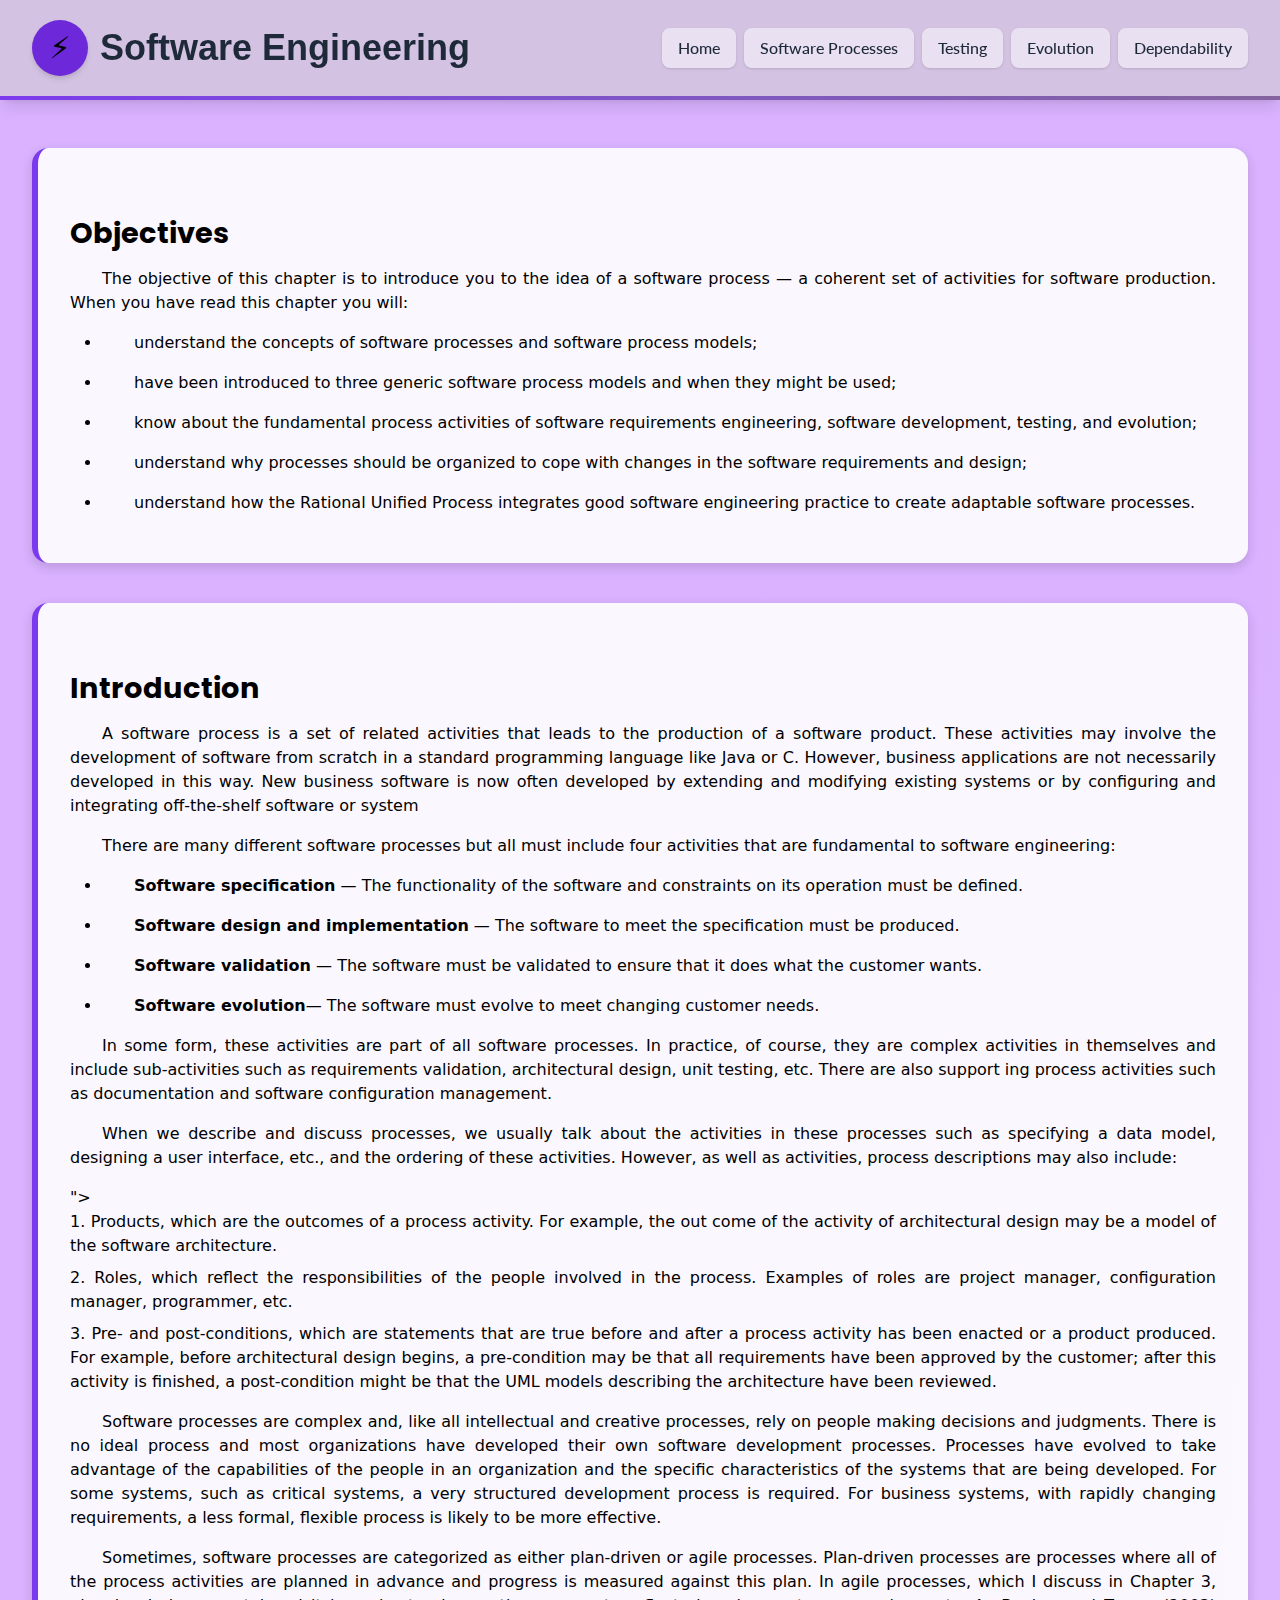
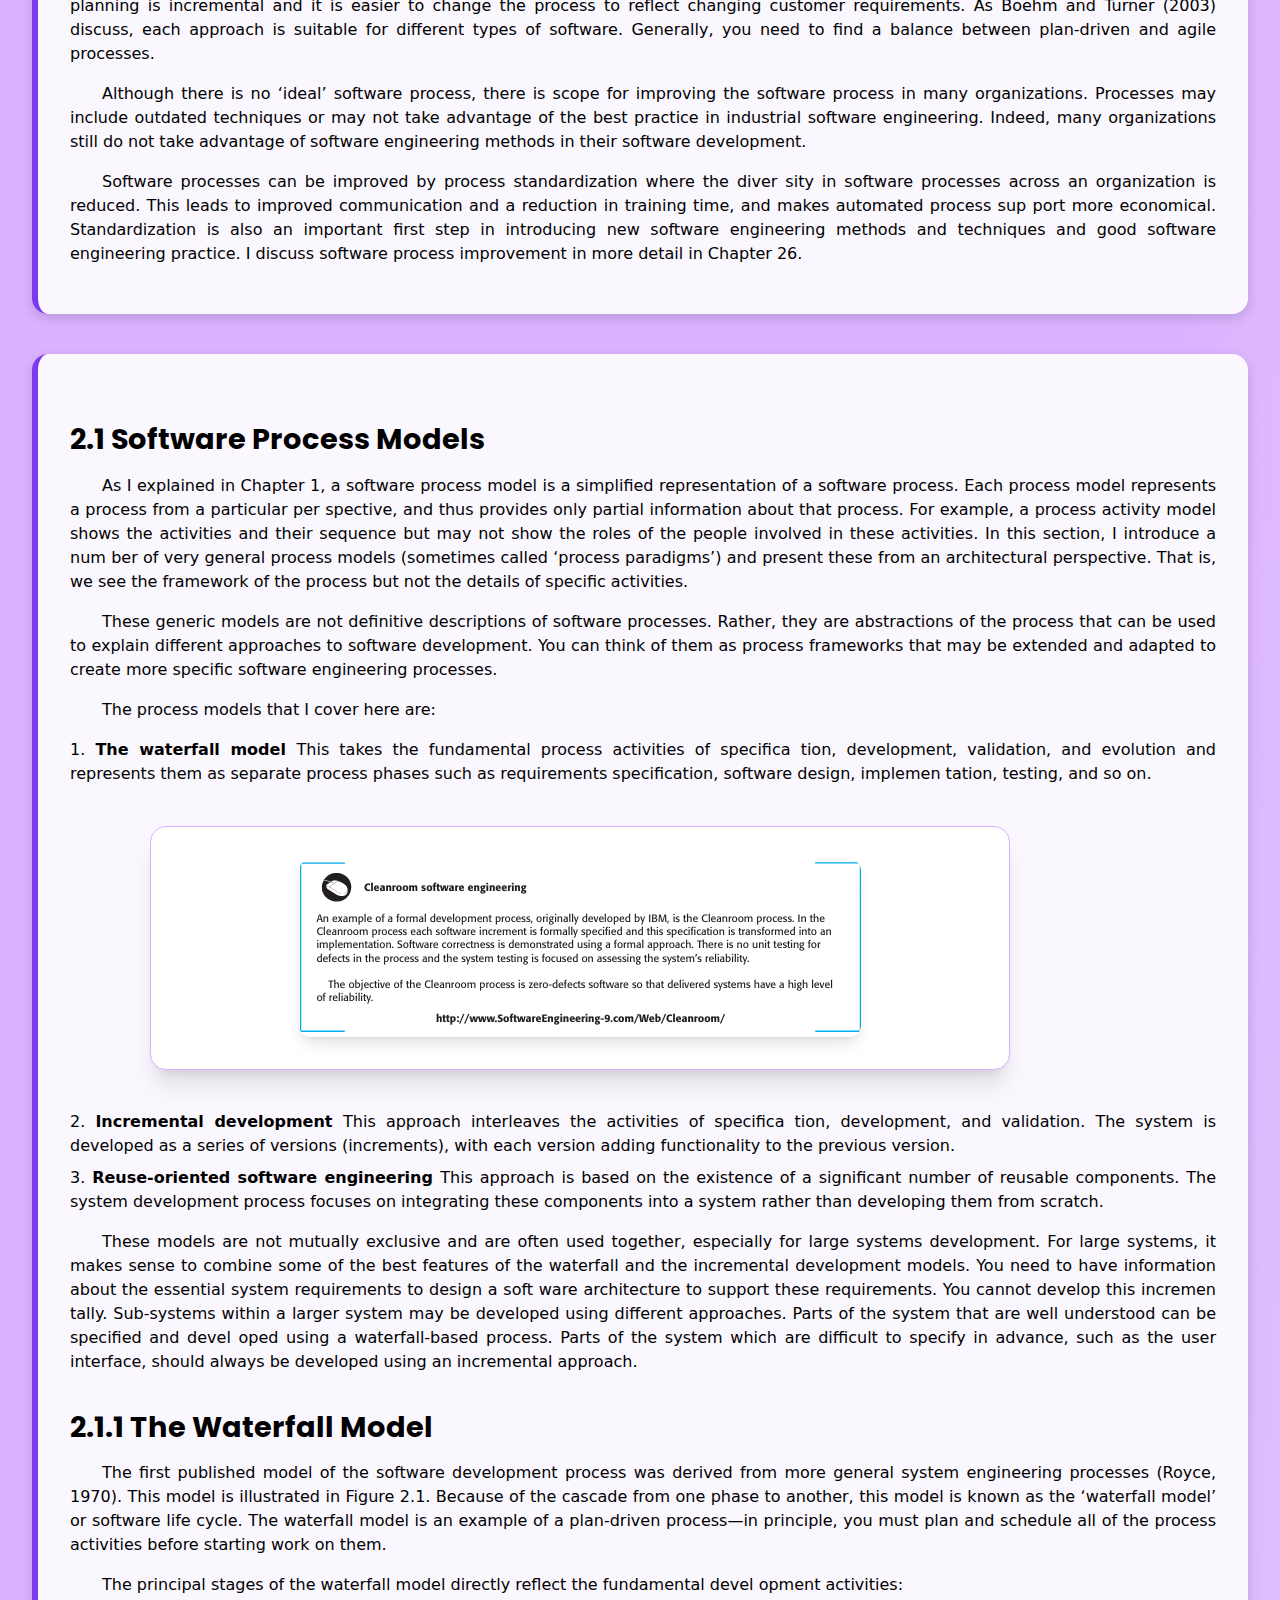
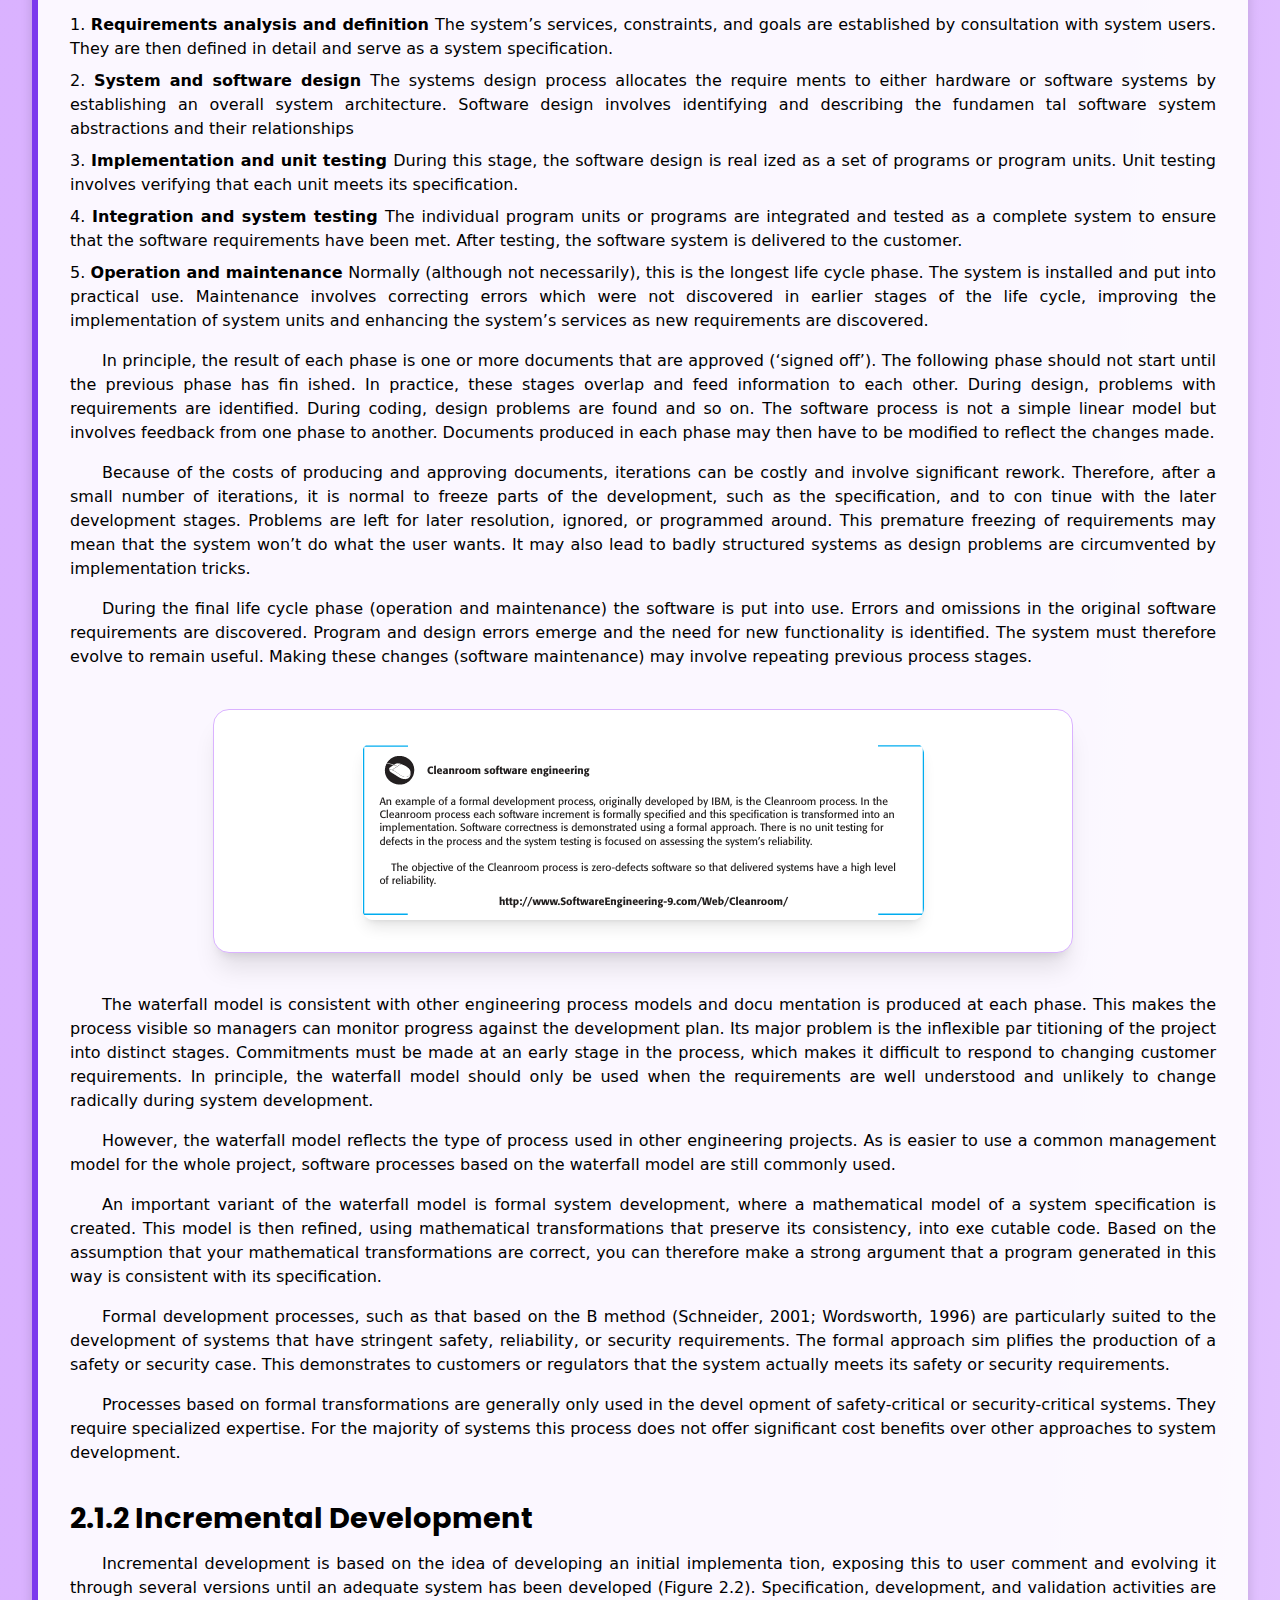
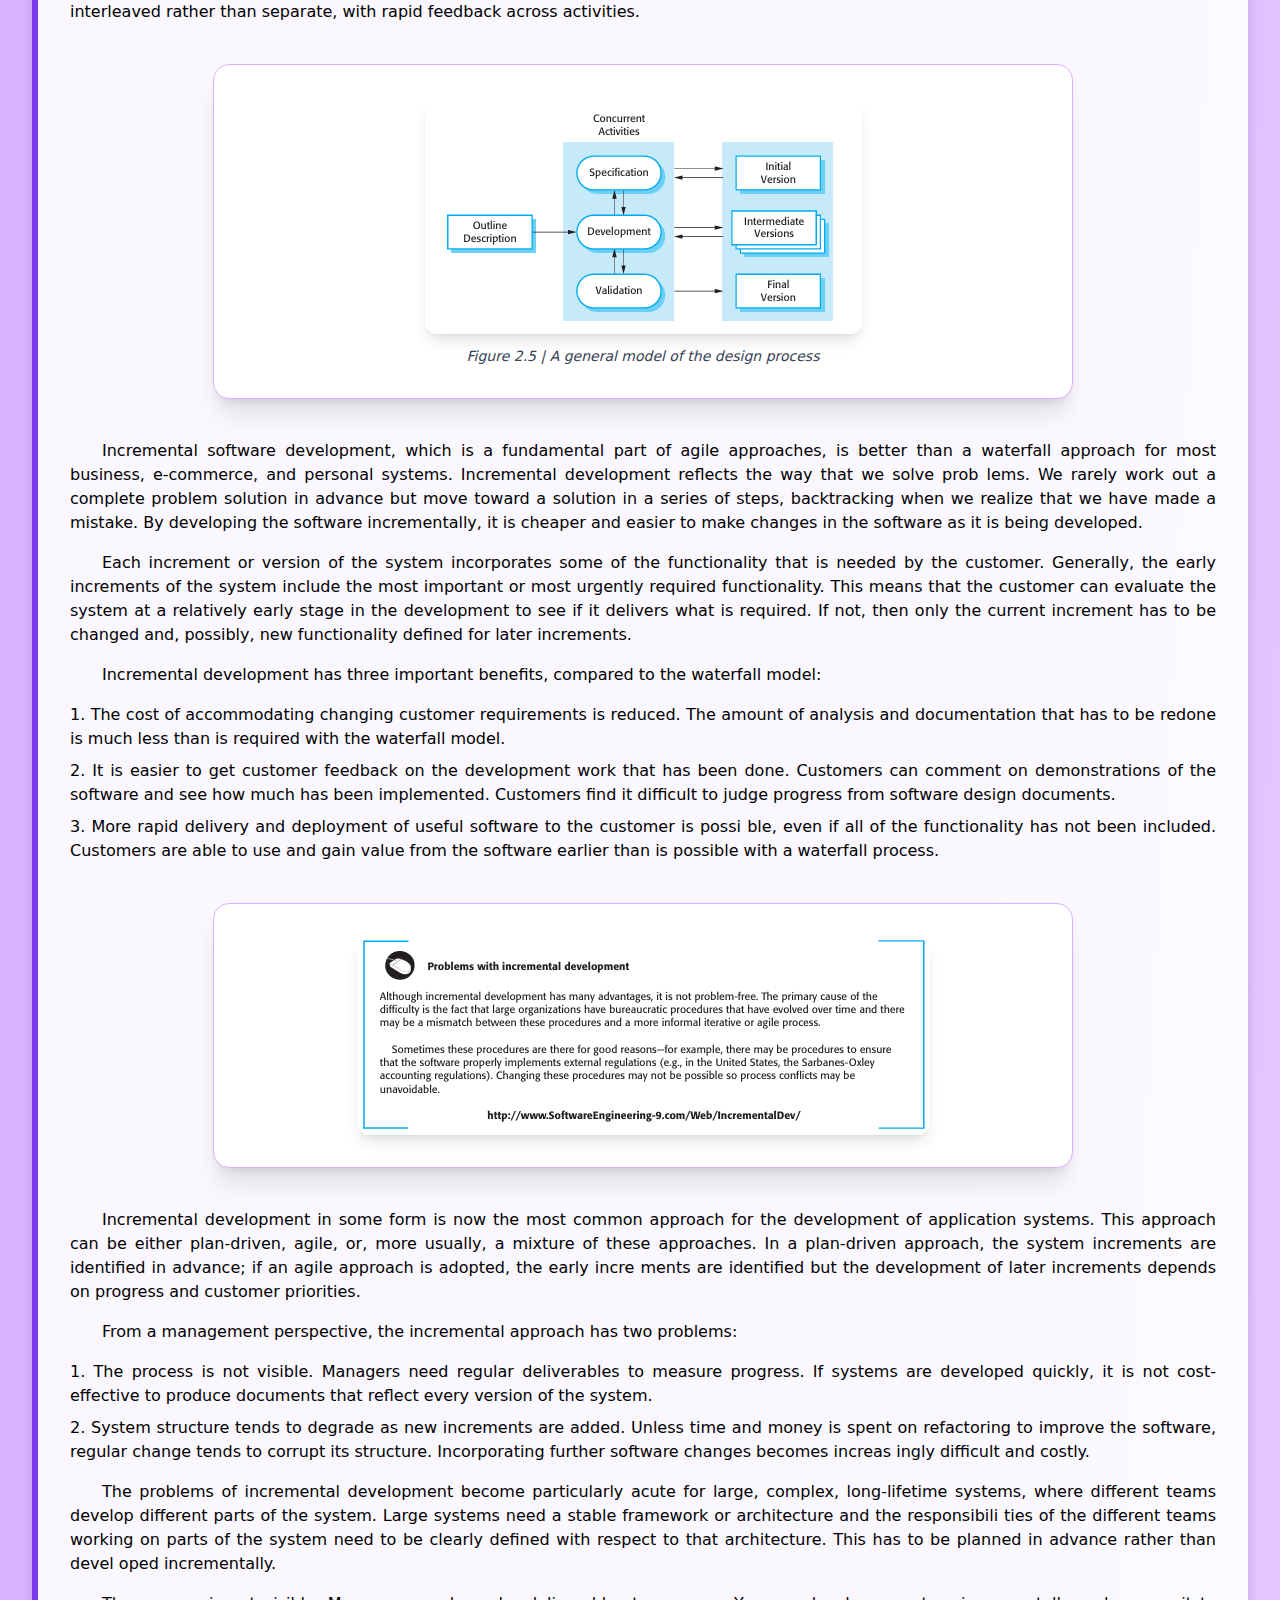
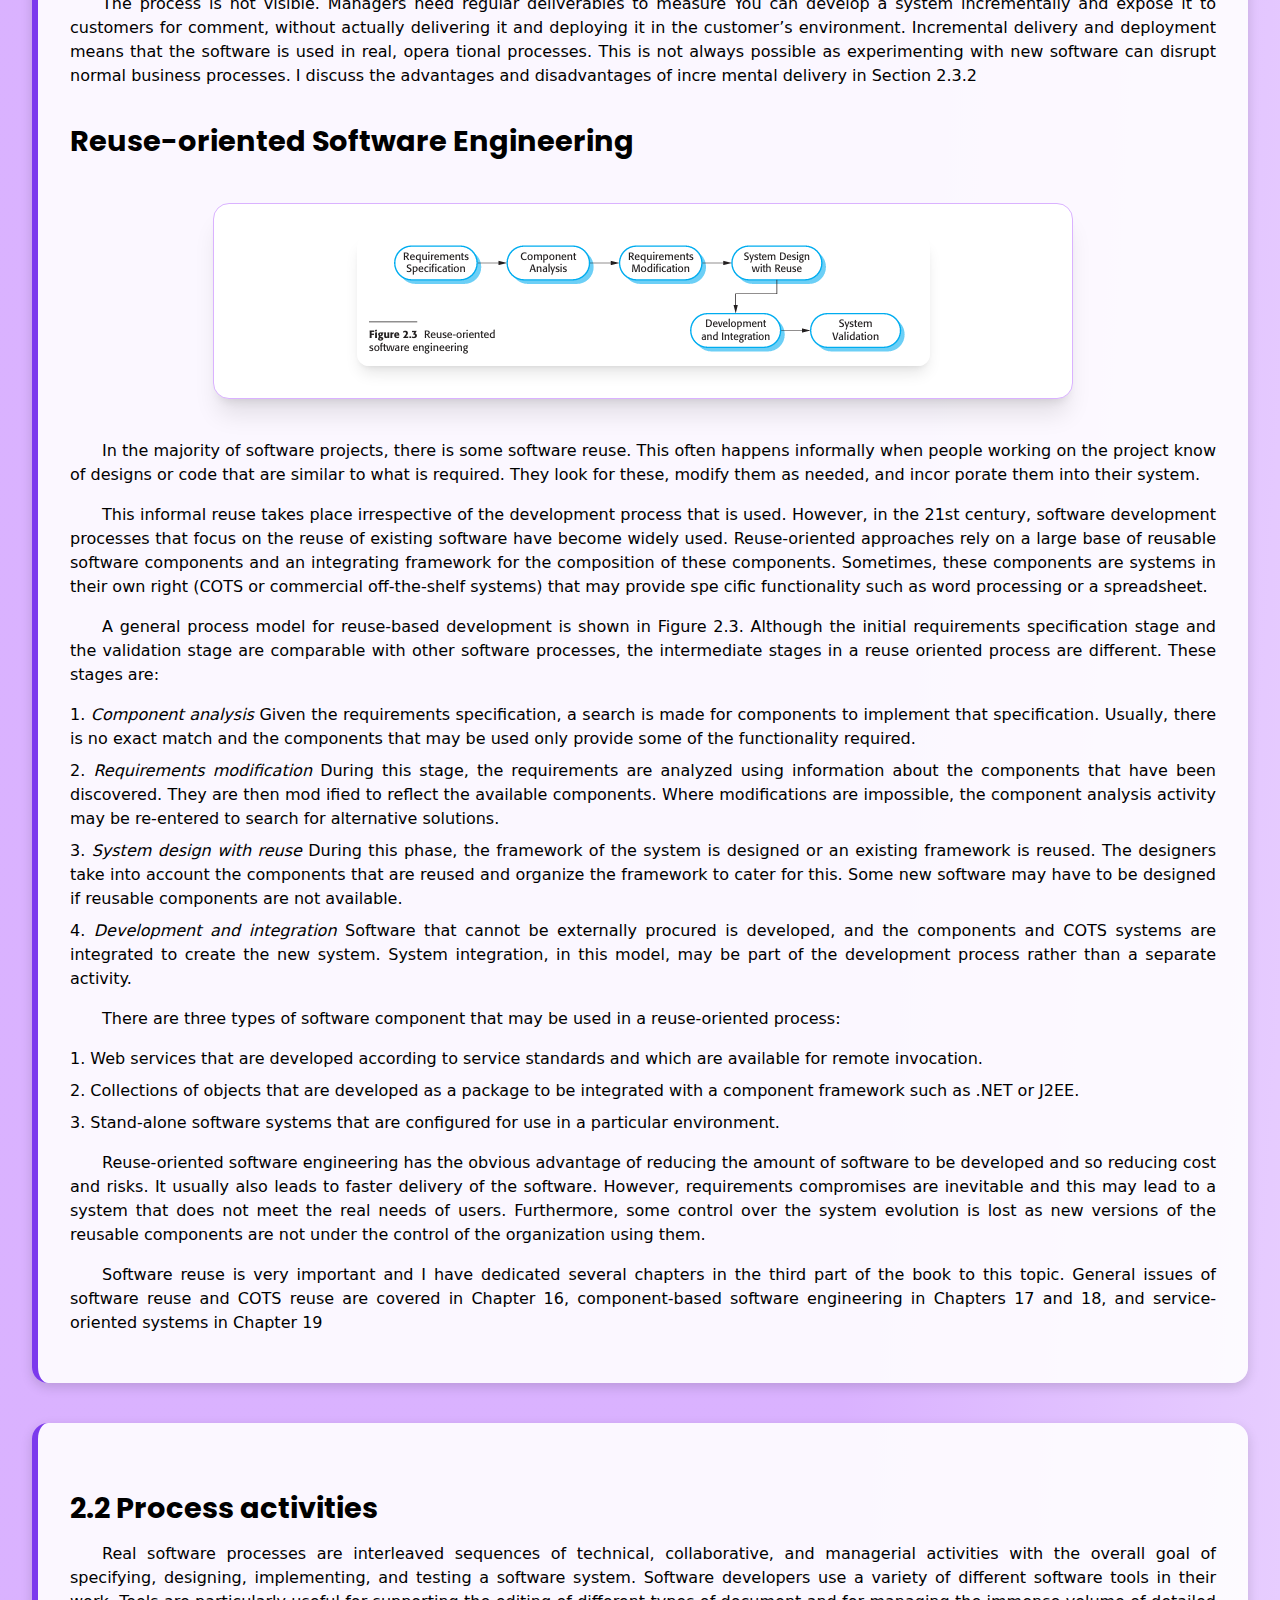
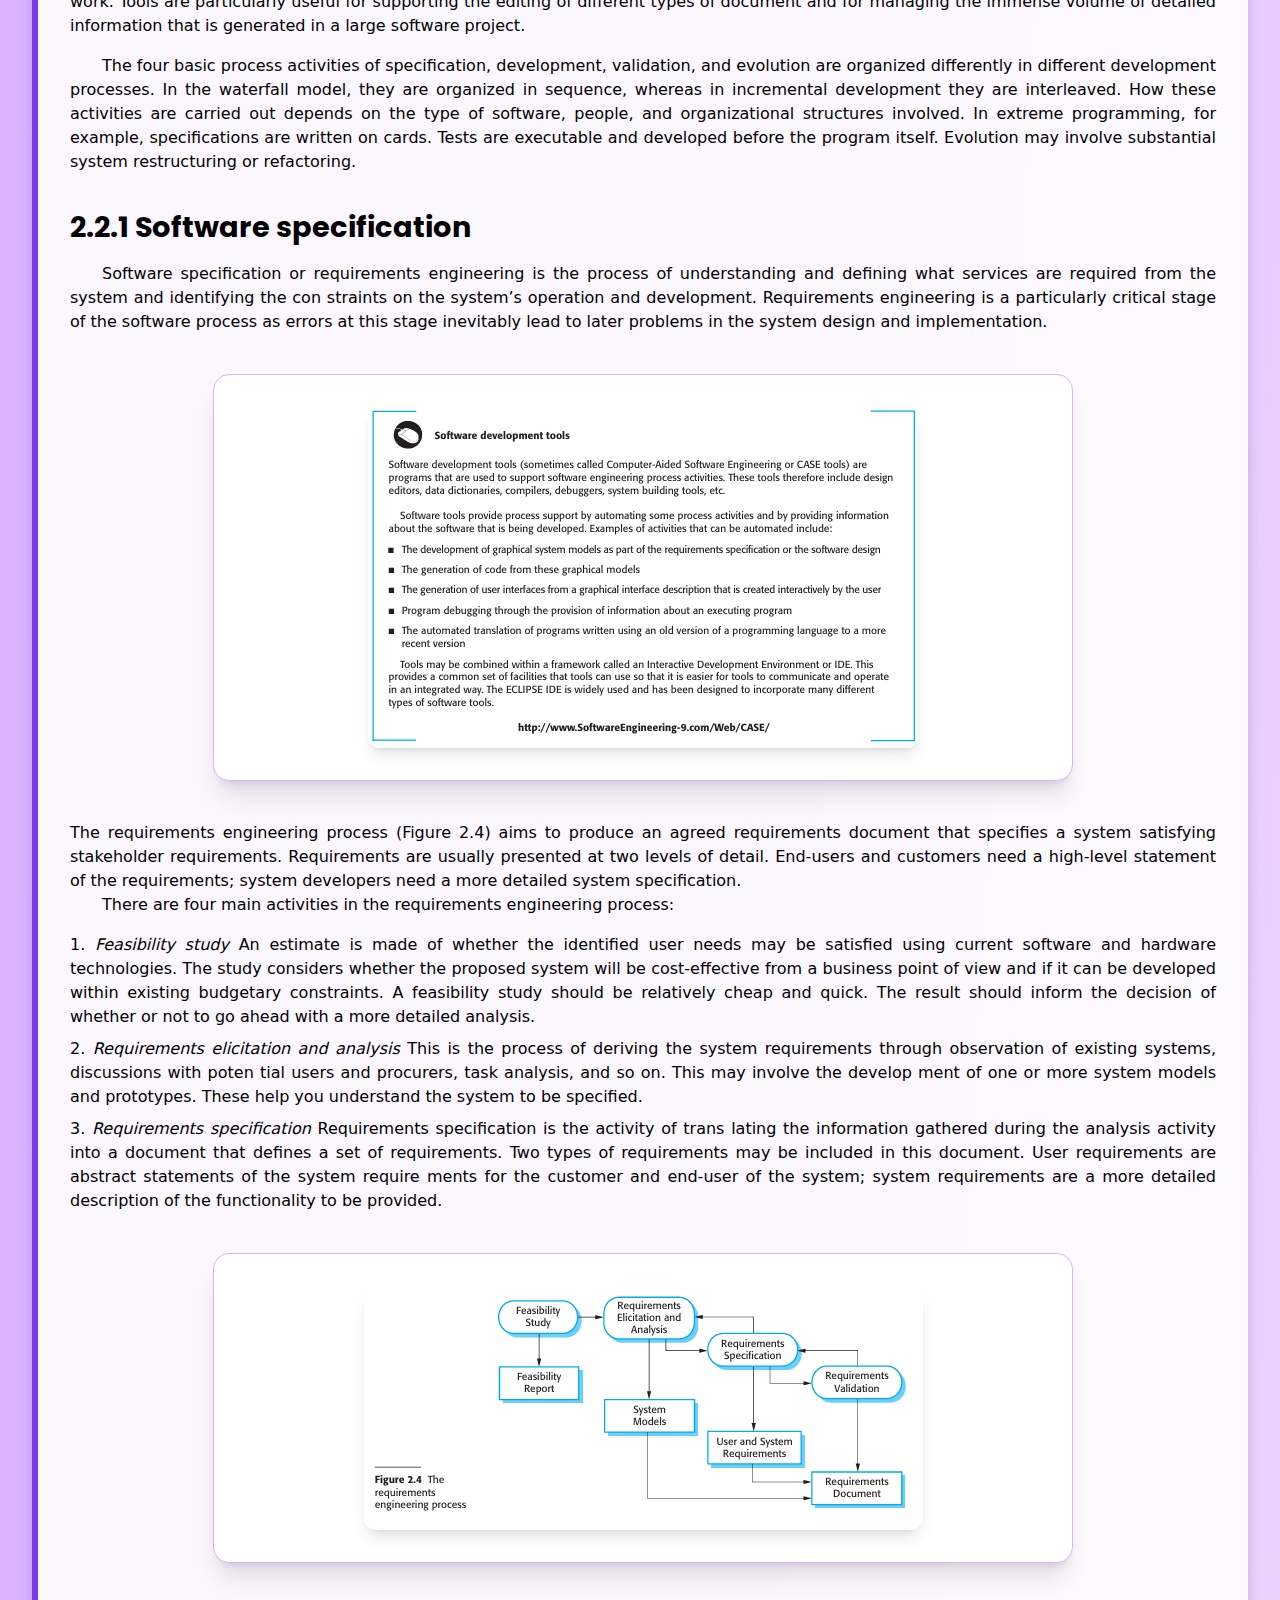
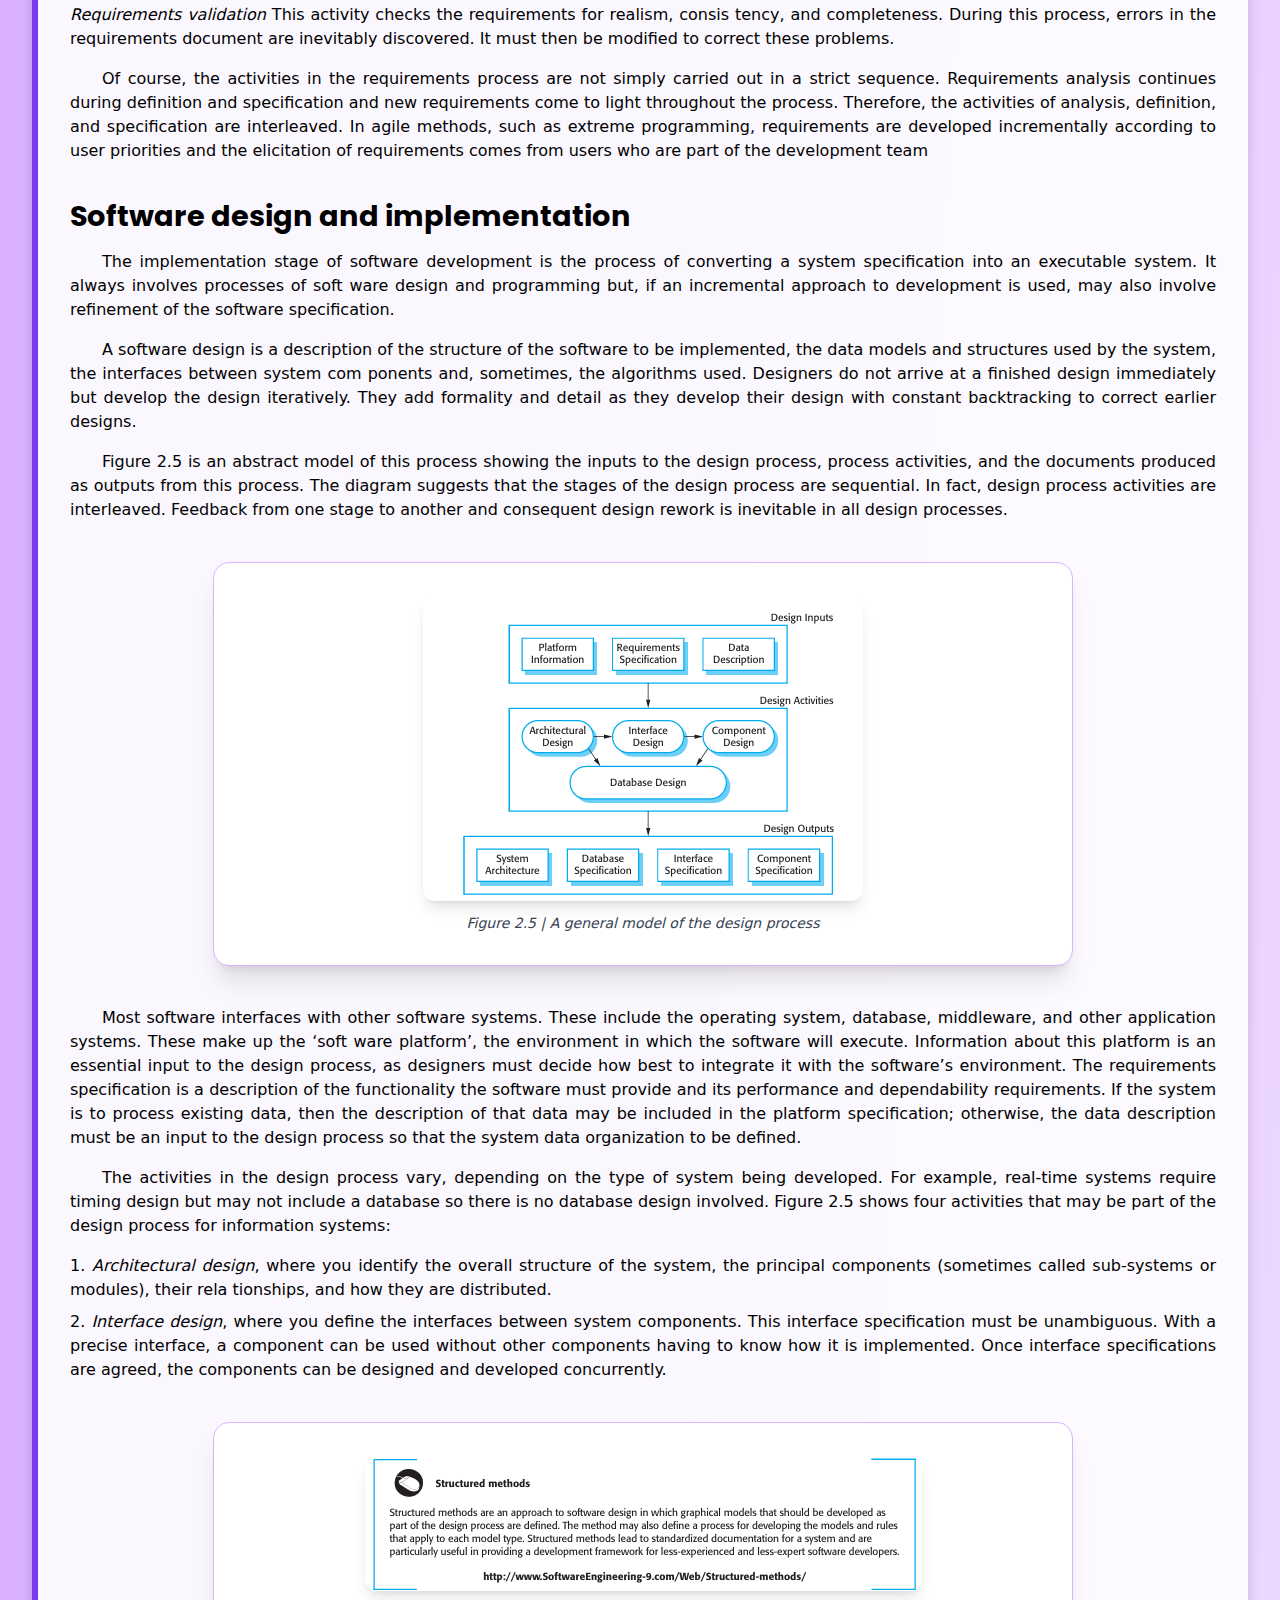
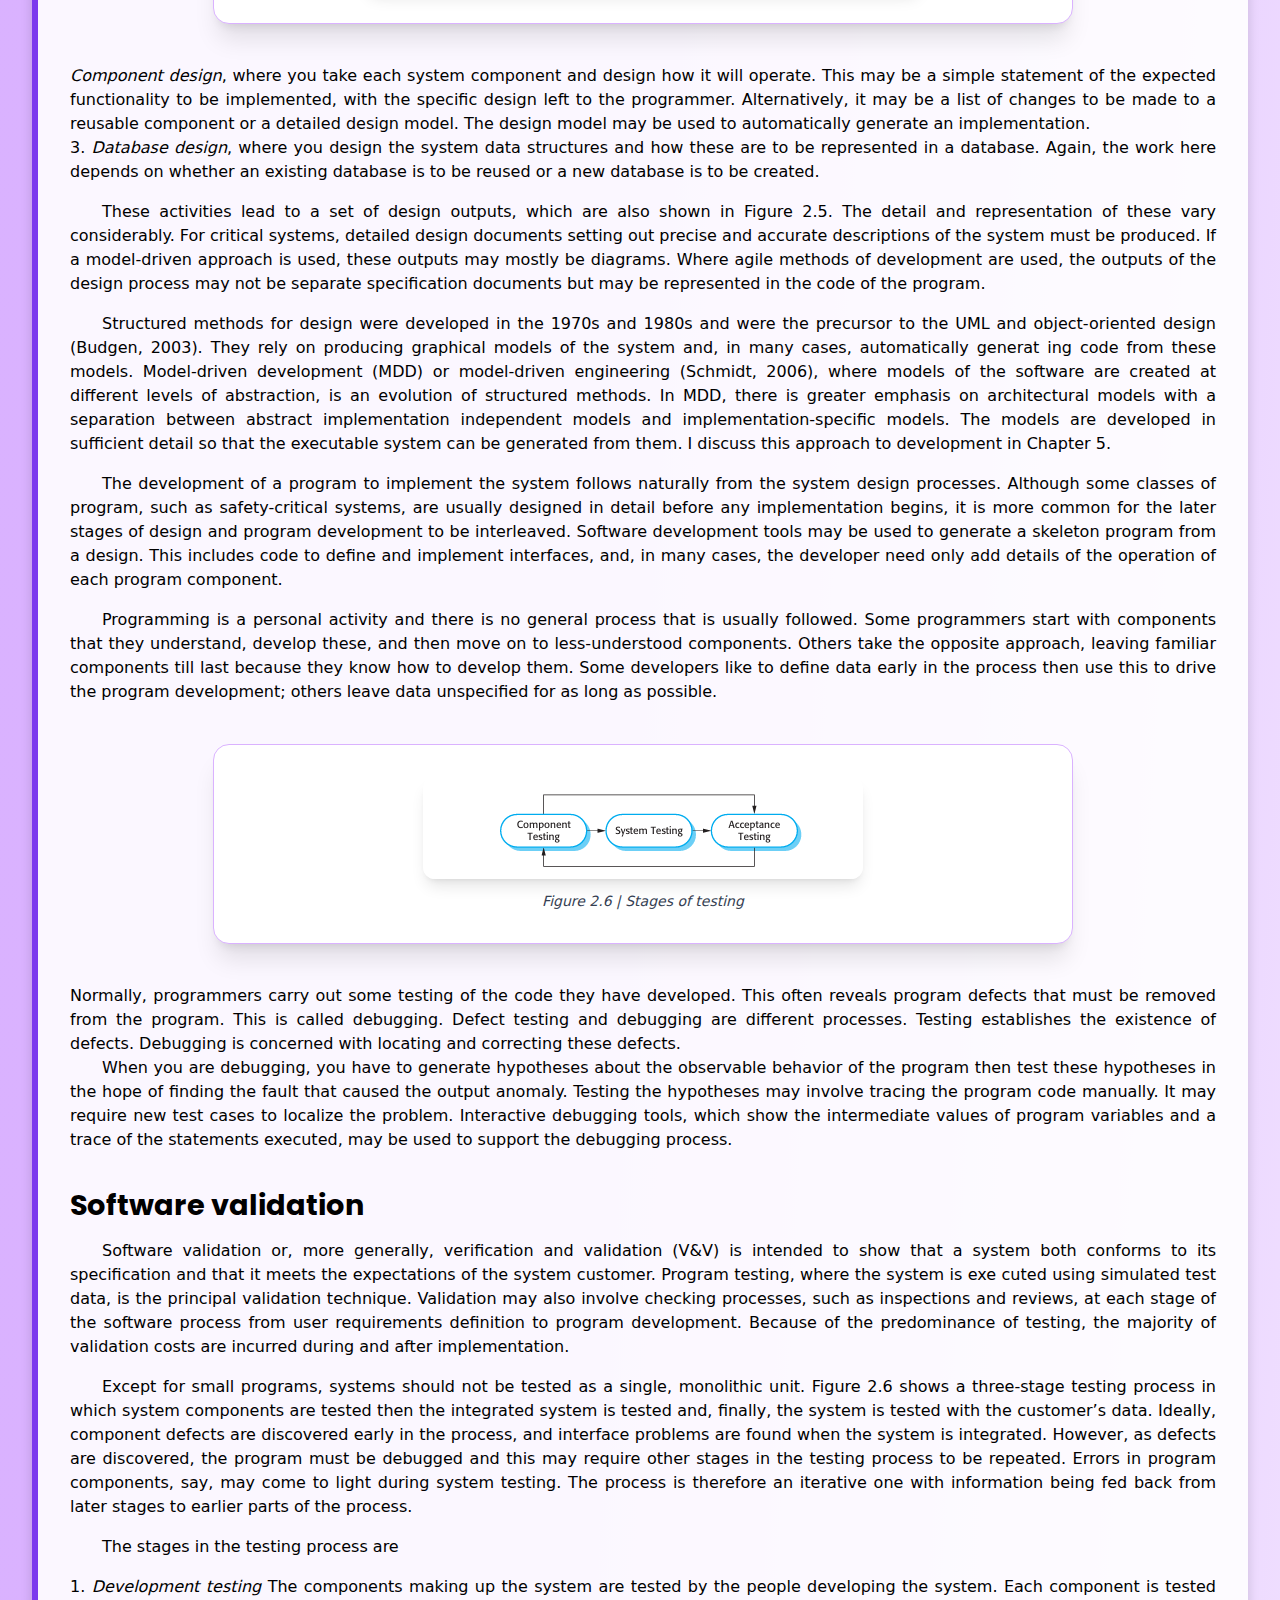
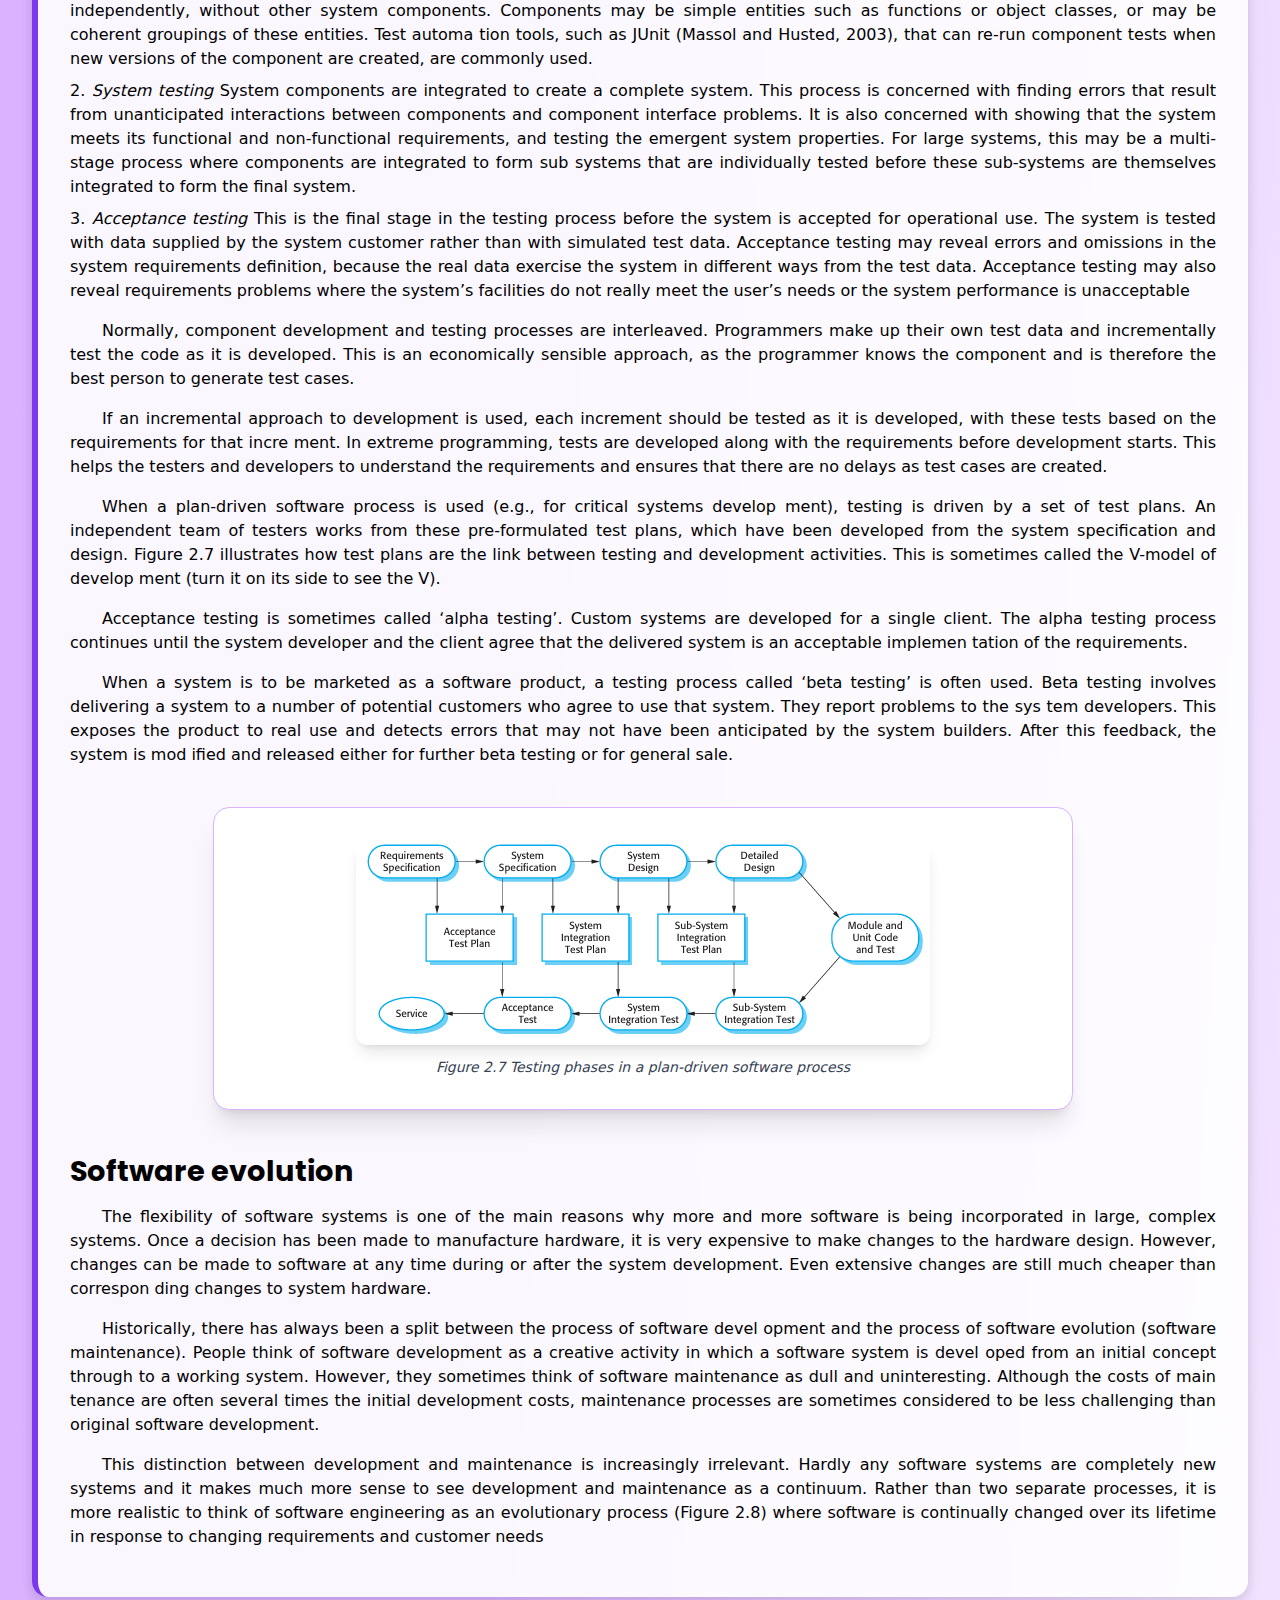
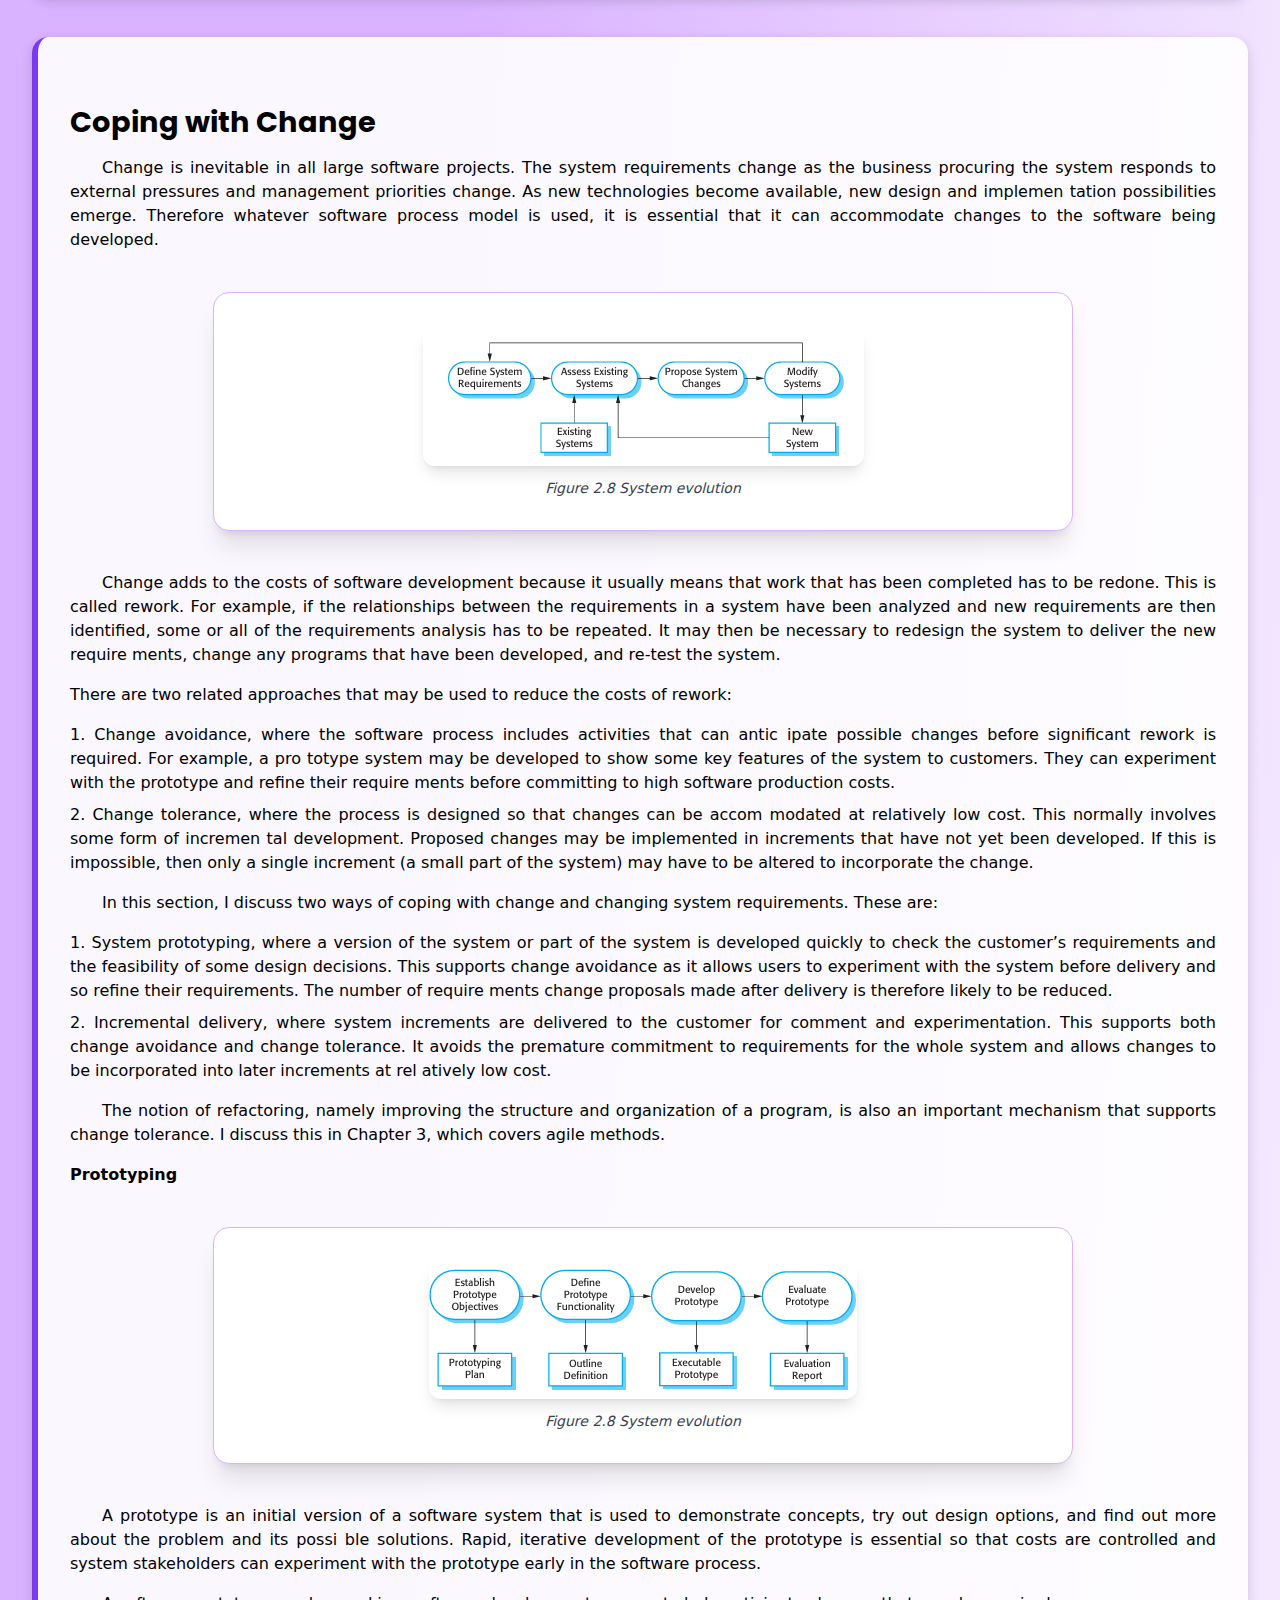
<file: chapter2.html>
<!doctype html>
<html>
<head>
  <meta charset="UTF-8">
  <meta name="viewport" content="width=device-width, initial-scale=1.0">
  <link href="src/output.css" rel="stylesheet">
 
  
</head>
<body class="flex flex-col min-h-screen bg-gradient-to-br from-purple-300 via-purple-300 to-purple-200;">
  
<header class="bg-accent-light shadow-lg sticky top-0 z-50">
    <div class="container mx-auto px-4 sm:px-6 lg:px-8 py-4 lg:py-5">
      <div class="flex flex-col lg:flex-row justify-between items-center gap-4">
        <!-- Logo Section -->
        <div class="flex items-center gap-3 animate-fade-in">
          <div class="w-12 h-12 sm:w-14 sm:h-14 bg-primary-700 rounded-full flex items-center justify-center shadow-md hover:scale-110 transition-transform duration-300">
            <span class="text-2xl sm:text-3xl">⚡</span>
          </div>
          <h2 class="text-xl sm:text-2xl lg:text-3xl xl:text-4xl font-display font-bold text-gray-800">
            Software Engineering
          </h2>
        </div>

        <!-- Navigation -->
        <nav class="flex flex-wrap justify-center gap-2 grid-cols-5 font-bold">
          <a href="index.html" class="navtext">Home</a>
          <a href="chapter2.html" class="navtext">Software Processes</a>
          <a href="chapter8.html" class="navtext">Testing</a>
          <a href="chapter9.html" class="navtext">Evolution</a>
          <a href="chapter11.html" class="navtext">Dependability</a>
        </nav>
      </div>
    </div>
    <div class="h-1 bg-linear-to-r from-primary-600 to-accent-darker"></div>
  </header>


  <main class="grow container mx-auto px-4 sm:px-6 lg:px-8 py-8 lg:py-12 bgp text-justify ">
    <section id="objectives" class="card">
      <h2 class="heading-style"> Objectives </h2>
      <p class="paragraph-style">
        The objective of this chapter is to introduce you to the idea of a software process —
        a coherent set of activities for software production. When you have read this chapter you will:
      </p>

      <ul class="list-style">
        <li class="list-item-style">understand the concepts of software processes and software process models;</li>
        <li class="list-item-style">have been introduced to three generic software process models and when they might be used;</li>
        <li class="list-item-style">know about the fundamental process activities of software requirements engineering, software development, testing, and evolution;</li>
        <li class="list-item-style">understand why processes should be organized to cope with changes in the software requirements and design;</li>
        <li class="list-item-style">understand how the Rational Unified Process integrates good software engineering practice to create adaptable software processes.</li>
      </ul>
    </section>

    <section id="introduction" class="card">
      <h2 class= "heading-style">Introduction</h2>
      <p class="paragraph-style">A software process is a set of related activities that leads to the production of a software product. These activities may involve the development of software from scratch in a standard programming language like Java or C. However, business applications are not necessarily developed in this way. New business software is now often developed by extending and modifying existing systems or by configuring and integrating off-the-shelf software or system </p>
      <p class="paragraph-style">There are many different software processes but all must include four activities that are fundamental to software engineering:</p>
      <ol class="list-style">
        <li class="list-item-style"><b>Software specification</b> — The functionality of the software and constraints on its operation must be defined.</li>
        <li class="list-item-style"><b>Software design and implementation</b> — The software to meet the specification must be produced.</li>
        <li class="list-item-style"><b>Software validation</b> — The software must be validated to ensure that it does what the customer wants.</li>
        <li class="list-item-style"><b>Software evolution</b>— The software must evolve to meet changing customer needs.</li>
      </ol>
      <p class="paragraph-style">
        In some form, these activities are part of all software processes. In practice, of
        course, they are complex activities in themselves and include sub-activities such as
        requirements validation, architectural design, unit testing, etc. There are also support
        ing process activities such as documentation and software configuration management.
      </p>
      <p class="paragraph-style">
        When we describe and discuss processes, we usually talk about the activities in
        these processes such as specifying a data model, designing a user interface, etc., and
        the ordering of these activities. However, as well as activities, process descriptions
        may also include:
      </p>
      <ol class=" olAndli">
">
        <li> 
          Products, which are the outcomes of a process activity. For example, the out
          come of the activity of architectural design may be a model of the software
          architecture.
        </li>
        <li>
          Roles, which reflect the responsibilities of the people involved in the process.
          Examples of roles are project manager, configuration manager, programmer, etc.
        </li>
        <li>
          Pre- and post-conditions, which are statements that are true before and after a
          process activity has been enacted or a product produced. For example, before
          architectural design begins, a pre-condition may be that all requirements have
          been approved by the customer; after this activity is finished, a post-condition
          might be that the UML models describing the architecture have been reviewed.
        </li>
      </ol>
      <p class="paragraph-style">
        Software processes are complex and, like all intellectual and creative processes,
        rely on people making decisions and judgments. There is no ideal process and most
        organizations have developed their own software development processes. Processes
        have evolved to take advantage of the capabilities of the people in an organization
        and the specific characteristics of the systems that are being developed. For some
        systems, such as critical systems, a very structured development process is required.
        For business systems, with rapidly changing requirements, a less formal, flexible
        process is likely to be more effective.
      </p>
      <p class="paragraph-style">
        Sometimes, software processes are categorized as either plan-driven or agile
        processes. Plan-driven processes are processes where all of the process activities are
        planned in advance and progress is measured against this plan. In agile processes,
        which I discuss in Chapter 3, planning is incremental and it is easier to change the
        process to reflect changing customer requirements. As Boehm and Turner (2003)
        discuss, each approach is suitable for different types of software. Generally, you
        need to find a balance between plan-driven and agile processes.
      </p>
      <p class="paragraph-style">
        Although there is no ‘ideal’ software process, there is scope for improving the
        software process in many organizations. Processes may include outdated techniques
        or may not take advantage of the best practice in industrial software engineering.
        Indeed, many organizations still do not take advantage of software engineering
        methods in their software development.
      </p>
      <p class="paragraph-style">
        Software processes can be improved by process standardization where the diver
        sity in software processes across an organization is reduced. This leads to improved
        communication and a reduction in training time, and makes automated process sup
        port more economical. Standardization is also an important first step in introducing
        new software engineering methods and techniques and good software engineering
        practice. I discuss software process improvement in more detail in Chapter 26.
      </p>
    </section>

    <section id="models" class="card">
      <h2 class= "heading-style">2.1 Software Process Models</h2>
      <p class="paragraph-style">As I explained in Chapter 1, a software process model is a simplified representation
        of a software process. Each process model represents a process from a particular per
        spective, and thus provides only partial information about that process. For example,
        a process activity model shows the activities and their sequence but may not show
        the roles of the people involved in these activities. In this section, I introduce a num
        ber of very general process models (sometimes called ‘process paradigms’) and
        present these from an architectural perspective. That is, we see the framework of the
        process but not the details of specific activities.
      </p> 
      <p class="paragraph-style">These generic models are not definitive descriptions of software processes. Rather,
        they are abstractions of the process that can be used to explain different approaches to
        software development. You can think of them as process frameworks that may be
        extended and adapted to create more specific software engineering processes.
      </p>     
      <p class="paragraph-style">
        The process models that I cover here are:
      </p>
      <ol class="olAndli">
        <li><b>The waterfall model </b>This takes the fundamental process activities of specifica
          tion, development, validation, and evolution and represents them as separate
         process phases such as requirements specification, software design, implemen
          tation, testing, and so on.
        </li>

        <div class=" my-10 justify-items-center items-center mx-auto">
          <figure class="picgrid flex flex-col items-center justify-center ml-20">
            <img src="images/Cleanroom software engineering.png" alt="Cleanroom Software Engineering" class="photos rounded-xl shadow-lg hover:scale-105 transition-transform duration-300">
          </figure>          
        </div>

        
        <li><b>Incremental development </b>This approach interleaves the activities of specifica
            tion, development, and validation. The system is developed as a series of versions
            (increments), with each version adding functionality to the previous version.
        </li>
        <li><b>Reuse-oriented software engineering </b>This approach is based on the existence of
            a significant number of reusable components. The system development process
            focuses on integrating these components into a system rather than developing
            them from scratch.
        </li>
      </ol>
      <p class="paragraph-style">These models are not mutually exclusive and are often used together, especially
        for large systems development. For large systems, it makes sense to combine some
        of the best features of the waterfall and the incremental development models. You
        need to have information about the essential system requirements to design a soft
        ware architecture to support these requirements. You cannot develop this incremen
        tally. Sub-systems within a larger system may be developed using different
        approaches. Parts of the system that are well understood can be specified and devel
        oped using a waterfall-based process. Parts of the system which are difficult to
        specify in advance, such as the user interface, should always be developed using an
        incremental approach.
      </p>

      <article id="waterfall">
        <h3 class="heading-style">2.1.1 The Waterfall Model</h3>
        <p  class="paragraph-style"> The first published model of the software development process was derived from
            more general system engineering processes (Royce, 1970). This model is illustrated
            in Figure 2.1. Because of the cascade from one phase to another, this model is known
            as the ‘waterfall model’ or software life cycle. The waterfall model is an example of
            a plan-driven process—in principle, you must plan and schedule all of the process
            activities before starting work on them.
        </p>
        <P class="paragraph-style">The principal stages of the waterfall model directly reflect the fundamental devel
            opment activities:
        </P>
        <ol class="olAndli">
          <li>
            <b>Requirements analysis and definition </b> The system’s services, constraints, and
                goals are established by consultation with system users. They are then defined
                in detail and serve as a system specification.
          </li>
          <li>
            <b>System and software design </b> The systems design process allocates the require
                ments to either hardware or software systems by establishing an overall system
                architecture. Software design involves identifying and describing the fundamen
                tal software system abstractions and their relationships
          </li>
          <li>
            <b>Implementation and unit testing </b> During this stage, the software design is real
                ized as a set of programs or program units. Unit testing involves verifying that
               each unit meets its specification.
          </li>
          <li>
            <b>Integration and system testing </b> The individual program units or programs
                are integrated and tested as a complete system to ensure that the software
                requirements have been met. After testing, the software system is delivered to
                the customer.
          </li>
          <li>
            <b>Operation and maintenance </b> Normally (although not necessarily), this is the
                longest life cycle phase. The system is installed and put into practical use.
                Maintenance involves correcting errors which were not discovered in earlier
                stages of the life cycle, improving the implementation of system units and
                enhancing the system’s services as new requirements are discovered.
          </li>
        </ol>
        <p class="paragraph-style">
          In principle, the result of each phase is one or more documents that are approved
          (‘signed off’). The following phase should not start until the previous phase has fin
          ished. In practice, these stages overlap and feed information to each other. During
          design, problems with requirements are identified. During coding, design problems
          are found and so on. The software process is not a simple linear model but involves
          feedback from one phase to another. Documents produced in each phase may then
          have to be modified to reflect the changes made.
        </p>
        <p class="paragraph-style">
          Because of the costs of producing and approving documents, iterations can be
          costly and involve significant rework. Therefore, after a small number of iterations,
          it is normal to freeze parts of the development, such as the specification, and to con
          tinue with the later development stages. Problems are left for later resolution,
          ignored, or programmed around. This premature freezing of requirements may mean     
          that the system won’t do what the user wants. It may also lead to badly structured
          systems as design problems are circumvented by implementation tricks.
        </p>
        <p class="paragraph-style">
          During the final life cycle phase (operation and maintenance) the software is put
          into use. Errors and omissions in the original software requirements are discovered.
          Program and design errors emerge and the need for new functionality is identified.
          The system must therefore evolve to remain useful. Making these changes (software
          maintenance) may involve repeating previous process stages.
        </p>

        <div class=" my-10 justify-items-center items-center mx-auto">
          <figure class="picgrid flex flex-col items-center">
            <img src="images/Cleanroom software engineering.png" alt="Cleanroom Software Engineering" class="photos rounded-xl shadow-lg hover:scale-105 transition-transform duration-300">
          </figure>          
        </div>

        <p class="paragraph-style">
          The waterfall model is consistent with other engineering process models and docu
          mentation is produced at each phase. This makes the process visible so managers can
          monitor progress against the development plan. Its major problem is the inflexible par
          titioning of the project into distinct stages. Commitments must be made at an early stage
          in the process, which makes it difficult to respond to changing customer requirements.
          In principle, the waterfall model should only be used when the requirements are    
          well understood and unlikely to change radically during system development.
        </p>
        <p class="paragraph-style">
          However, the waterfall model reflects the type of process used in other engineering
          projects. As is easier to use a common management model for the whole project,
          software processes based on the waterfall model are still commonly used.
        </p>
        <p class="paragraph-style">
          An important variant of the waterfall model is formal system development, where
          a mathematical model of a system specification is created. This model is then
          refined, using mathematical transformations that preserve its consistency, into exe
          cutable code. Based on the assumption that your mathematical transformations are
          correct, you can therefore make a strong argument that a program generated in this
          way is consistent with its specification.
        </p>
        <p class="paragraph-style">
          Formal development processes, such as that based on the B method (Schneider,
          2001; Wordsworth, 1996) are particularly suited to the development of systems that
          have stringent safety, reliability, or security requirements. The formal approach sim
          plifies the production of a safety or security case. This demonstrates to customers or
          regulators that the system actually meets its safety or security requirements.
        </p>
        <p class="paragraph-style">
          Processes based on formal transformations are generally only used in the devel
          opment of safety-critical or security-critical systems. They require specialized
          expertise. For the majority of systems this process does not offer significant cost
          benefits over other approaches to system development.
        </p>
      </article>

      <article id="incremental">
        <h3 class="heading-style">2.1.2 Incremental Development</h3>
        <p class="paragraph-style"> Incremental development is based on the idea of developing an initial implementa
            tion, exposing this to user comment and evolving it through several versions until an
            adequate system has been developed (Figure 2.2). Specification, development, and validation
            activities are interleaved rather than separate, with rapid feedback across
            activities.
        </p>

        <div class=" my-10 justify-items-center items-center mx-auto">
          <figure class="picgrid flex flex-col items-center">
            <img src="images/Concurrent.png" alt="Concurrent" class="photos rounded-xl shadow-lg hover:scale-105 transition-transform duration-300">
            <figcaption class="mt-3 text-sm text-gray-700 italic text-center">
            Figure 2.5</b> | A general model of the design process
            </figcaption>
          </figure>          
        </div>

        
        <p class="paragraph-style">
          Incremental software development, which is a fundamental part of agile
          approaches, is better than a waterfall approach for most business, e-commerce, and
          personal systems. Incremental development reflects the way that we solve prob
          lems. We rarely work out a complete problem solution in advance but move toward
          a solution in a series of steps, backtracking when we realize that we have made a
          mistake. By developing the software incrementally, it is cheaper and easier to make
          changes in the software as it is being developed.
        </p>
        <p class="paragraph-style">
          Each increment or version of the system incorporates some of the functionality
          that is needed by the customer. Generally, the early increments of the system include
          the most important or most urgently required functionality. This means that the
          customer can evaluate the system at a relatively early stage in the development to see
          if it delivers what is required. If not, then only the current increment has to be
          changed and, possibly, new functionality defined for later increments.
        </p>
        <p class="paragraph-style">
          Incremental development has three important benefits, compared to the waterfall           
          model:
        </p>
        <ol class="olAndli">
          <li>
            The cost of accommodating changing customer requirements is reduced. The
            amount of analysis and documentation that has to be redone is much less than is
            required with the waterfall model.
          </li>
          <li>
            It is easier to get customer feedback on the development work that has been
            done. Customers can comment on demonstrations of the software and see how
            much has been implemented. Customers find it difficult to judge progress from
            software design documents.
          </li>
          <li>
            More rapid delivery and deployment of useful software to the customer is possi
            ble, even if all of the functionality has not been included. Customers are able to
            use and gain value from the software earlier than is possible with a waterfall
            process.
          </li>
        </ol>

        <div class=" my-10 justify-items-center items-center mx-auto">
          <figure class="picgrid flex flex-col items-center">
            <img src="images/Problems with incremental .png" alt="Problems with incremental" class="photos rounded-xl shadow-lg hover:scale-105 transition-transform duration-300">
          </figure>          
        </div>

        <p class="paragraph-style">
          Incremental development in some form is now the most common approach for the
          development of application systems. This approach can be either plan-driven, agile,
          or, more usually, a mixture of these approaches. In a plan-driven approach, the system
          increments are identified in advance; if an agile approach is adopted, the early incre
          ments are identified but the development of later increments depends on progress and
          customer priorities.
        </p>
        <p class="paragraph-style">
          From a management perspective, the incremental approach has two problems:
        </p>
        <ol class="olAndli">
          <li>
            The process is not visible. Managers need regular deliverables to measure
            progress. If systems are developed quickly, it is not cost-effective to produce
            documents that reflect every version of the system.
          </li>
          <li>
            System structure tends to degrade as new increments are added. Unless time and
            money is spent on refactoring to improve the software, regular change tends to
            corrupt its structure. Incorporating further software changes becomes increas
            ingly difficult and costly.
          </li>
        </ol>
        <p class="paragraph-style">
          The problems of incremental development become particularly acute for large,
          complex, long-lifetime systems, where different teams develop different parts of the
          system. Large systems need a stable framework or architecture and the responsibili
          ties of the different teams working on parts of the system need to be clearly defined
          with respect to that architecture. This has to be planned in advance rather than devel
          oped incrementally.
        </p>
        <p class="paragraph-style">
          The process is not visible. Managers need regular deliverables to measure
          You can develop a system incrementally and expose it to customers for comment,
          without actually delivering it and deploying it in the customer’s environment.
          Incremental delivery and deployment means that the software is used in real, opera
          tional processes. This is not always possible as experimenting with new software can
          disrupt normal business processes. I discuss the advantages and disadvantages of incre
          mental delivery in Section 2.3.2
        </p>
        
      <article id="reuse">
        <h3 class="heading-style">Reuse-oriented Software Engineering</h3>

        <div class=" my-10 justify-items-center items-center mx-auto">
          <figure class="picgrid flex flex-col items-center">
            <img src="images/Reuse-oriented.png" alt="images/Reuse-oriented" class="photos rounded-xl shadow-lg hover:scale-105 transition-transform duration-300">
           
          </figure>          
        </div>

        <p class="paragraph-style">
          In the majority of software projects, there is some software reuse. This often happens
          informally when people working on the project know of designs or code that are
          similar to what is required. They look for these, modify them as needed, and incor
          porate them into their system.
        </p>
        <p class="paragraph-style">
          This informal reuse takes place irrespective of the development process that is
            used. However, in the 21st century, software development processes that focus on the
            reuse of existing software have become widely used. Reuse-oriented approaches rely
            on a large base of reusable software components and an integrating framework for
            the composition of these components. Sometimes, these components are systems in
            their own right (COTS or commercial off-the-shelf systems) that may provide spe
            cific functionality such as word processing or a spreadsheet.
        </p>
        <p class="paragraph-style"> 
            A general process model for reuse-based development is shown in Figure 2.3.
            Although the initial requirements specification stage and the validation stage are
            comparable with other software processes, the intermediate stages in a reuse
            oriented process are different. These stages are:
        </p>
        <ol class="olAndli">
          <li>
            <em>Component analysis</em> Given the requirements specification, a search is made for
            components to implement that specification. Usually, there is no exact match and
            the components that may be used only provide some of the functionality required.
          </li>
          <li>
            <em>Requirements modification</em> During this stage, the requirements are analyzed using
            information about the components that have been discovered. They are then mod
            ified to reflect the available components. Where modifications are impossible, the
            component analysis activity may be re-entered to search for alternative solutions.
          </li>
          <li>
            <em>System design with reuse </em>During this phase, the framework of the system is
            designed or an existing framework is reused. The designers take into account the
            components that are reused and organize the framework to cater for this. Some
            new software may have to be designed if reusable components are not available.
          </li>
          <li>
            <em>Development and integration</em> Software that cannot be externally procured is
            developed, and the components and COTS systems are integrated to create the
            new system. System integration, in this model, may be part of the development
            process rather than a separate activity.
          </li>
        </ol>
        <p class="paragraph-style">
          There are three types of software component that may be used in a reuse-oriented
          process:
        </p>
        <ol class="olAndli">
          <li>
            Web services that are developed according to service standards and which are
            available for remote invocation.
          </li>
          <li>
            Collections of objects that are developed as a package to be integrated with a
            component framework such as .NET or J2EE.
          </li>
          <li>
            Stand-alone software systems that are configured for use in a particular
            environment.
          </li>
        </ol>
        <p class="paragraph-style">
          Reuse-oriented software engineering has the obvious advantage of reducing the
          amount of software to be developed and so reducing cost and risks. It usually also
          leads to faster delivery of the software. However, requirements compromises are
          inevitable and this may lead to a system that does not meet the real needs of users.
          Furthermore, some control over the system evolution is lost as new versions of the
          reusable components are not under the control of the organization using them.
        </p>
        <p class="paragraph-style">
          Software reuse is very important and I have dedicated several chapters in the third
          part of the book to this topic. General issues of software reuse and COTS reuse are
          covered in Chapter 16, component-based software engineering in Chapters 17 and
          18, and service-oriented systems in Chapter 19
        </p>
      </article>
    </section>

    <section id="Process" class="card">
      <h2 class="heading-style">
        2.2 Process activities
      </h2>
      <p class="paragraph-style">
        Real software processes are interleaved sequences of technical, collaborative, and
        managerial activities with the overall goal of specifying, designing, implementing,
        and testing a software system. Software developers use a variety of different software
        tools in their work. Tools are particularly useful for supporting the editing of different
        types of document and for managing the immense volume of detailed information
        that is generated in a large software project.
      </p>
      <p class="paragraph-style">
        The four basic process activities of specification, development, validation, and evolution
        are organized differently in different development processes. In the waterfall
        model, they are organized in sequence, whereas in incremental development they are
        interleaved. How these activities are carried out depends on the type of software,
        people, and organizational structures involved. In extreme programming, for example,
        specifications are written on cards. Tests are executable and developed before the
        program itself. Evolution may involve substantial system restructuring or refactoring.
      </p>
    
      <article id=Software>
        <h3 class="heading-style">2.2.1 Software specification</h3>
        <p class="paragraph-style">
          Software specification or requirements engineering is the process of understanding
          and defining what services are required from the system and identifying the con
          straints on the system’s operation and development. Requirements engineering is a
          particularly critical stage of the software process as errors at this stage inevitably
          lead to later problems in the system design and implementation.
        </p>

        <div class=" my-10 justify-items-center items-center mx-auto">
          <figure class="picgrid flex flex-col items-center">
            <img src="images/Software development.png" alt="Software development" class="photos rounded-xl shadow-lg hover:scale-105 transition-transform duration-300">
          </figure>          
        </div>

          The requirements engineering process (Figure 2.4) aims to produce an agreed
          requirements document that specifies a system satisfying stakeholder requirements.
          Requirements are usually presented at two levels of detail. End-users and customers
          need a high-level statement of the requirements; system developers need a more
          detailed system specification.
        </p>
        <p class="paragraph-style">
          There are four main activities in the requirements engineering process:
        </p>
        <ol class="olAndli">
          <li>
            <em>Feasibility study</em> An estimate is made of whether the identified user needs may be
            satisfied using current software and hardware technologies. The study considers
            whether the proposed system will be cost-effective from a business point of view
            and if it can be developed within existing budgetary constraints. A feasibility
            study should be relatively cheap and quick. The result should inform the decision
            of whether or not to go ahead with a more detailed analysis.
          </li>
          <li>
            <em>Requirements elicitation and analysis</em> This is the process of deriving the system
            requirements through observation of existing systems, discussions with poten
            tial users and procurers, task analysis, and so on. This may involve the develop
            ment of one or more system models and prototypes. These help you understand
            the system to be specified.
          </li>
          <li>
            <em>Requirements specification</em> Requirements specification is the activity of trans
            lating the information gathered during the analysis activity into a document that
            defines a set of requirements. Two types of requirements may be included in this
            document. User requirements are abstract statements of the system require
            ments for the customer and end-user of the system; system requirements are a
            more detailed description of the functionality to be provided.
          </li>

          <div class=" my-10 justify-items-center items-center mx-auto">
            <figure class="picgrid flex flex-col items-center">
              <img src=" images/engineering process.png" alt="engineering process" class="photos rounded-xl shadow-lg hover:scale-105 transition-transform duration-300">
            </figure>          
          </div>
          
            <em> Requirements validation</em> This activity checks the requirements for realism, consis
            tency, and completeness. During this process, errors in the requirements document
            are inevitably discovered. It must then be modified to correct these problems.
          </li>
        </ol>
        <p  class="paragraph-style">
          Of course, the activities in the requirements process are not simply carried out in a
          strict sequence. Requirements analysis continues during definition and specification and
          new requirements come to light throughout the process. Therefore, the activities of
          analysis, definition, and specification are interleaved. In agile methods, such as extreme
          programming, requirements are developed incrementally according to user priorities and
          the elicitation of requirements comes from users who are part of the development team
        </p>
      </article>

      <article id="design">
        <h3 class="heading-style">Software design and implementation</h3>
        <p class="paragraph-style">
          The implementation stage of software development is the process of converting a
          system specification into an executable system. It always involves processes of soft
          ware design and programming but, if an incremental approach to development is
          used, may also involve refinement of the software specification.
        </p>
        <p class="paragraph-style">
          A software design is a description of the structure of the software to be implemented,
          the data models and structures used by the system, the interfaces between system com
          ponents and, sometimes, the algorithms used. Designers do not arrive at a finished
          design immediately but develop the design iteratively. They add formality and detail as
          they develop their design with constant backtracking to correct earlier designs.
        </p>
        <p class="paragraph-style">
          Figure 2.5 is an abstract model of this process showing the inputs to the design
          process, process activities, and the documents produced as outputs from this process.
          The diagram suggests that the stages of the design process are sequential. In fact,
          design process activities are interleaved. Feedback from one stage to another and
          consequent design rework is inevitable in all design processes.
        </p>

        <div class=" my-10 justify-items-center items-center mx-auto">
          <figure class="picgrid flex flex-col items-center">
            <img src="images/general model.png" alt="general mode" class="photos rounded-xl shadow-lg hover:scale-105 transition-transform duration-300">
            <figcaption class="mt-3 text-sm text-gray-700 italic text-center">
             Figure 2.5</b> | A general model of the design process
            </figcaption>
          </figure>          
        </div>

        <p class="paragraph-style">
          Most software interfaces with other software systems. These include the operating
          system, database, middleware, and other application systems. These make up the ‘soft
          ware platform’, the environment in which the software will execute. Information about
          this platform is an essential input to the design process, as designers must decide how
          best to integrate it with the software’s environment. The requirements specification is a
          description of the functionality the software must provide and its performance and
          dependability requirements. If the system is to process existing data, then the description
          of that data may be included in the platform specification; otherwise, the data description
          must be an input to the design process so that the system data organization to be defined.
        </p>
        <p class="paragraph-style">
          The activities in the design process vary, depending on the type of system being
          developed. For example, real-time systems require timing design but may not
          include a database so there is no database design involved. Figure 2.5 shows four
          activities that may be part of the design process for information systems:
        </p>
        <ol class="olAndli">
          <li>
            <em>Architectural design</em>, where you identify the overall structure of the system, the
            principal components (sometimes called sub-systems or modules), their rela
            tionships, and how they are distributed.
          </li>
          <li>
            <em>Interface design</em>, where you define the interfaces between system components.
            This interface specification must be unambiguous. With a precise interface, a
            component can be used without other components having to know how it is
            implemented. Once interface specifications are agreed, the components can be
            designed and developed concurrently.
          </li>

          <div class="my-10 justify-items-center items-center mx-auto">
            <figure class="picgrid flex flex-col items-center">
              <img src=" images/Structured methods.png" alt="Structured methods" class="photos rounded-xl shadow-lg hover:scale-105 transition-transform duration-300">
            </figure>
          </div>

            <em> Component design</em>, where you take each system component and design how it will
            operate. This may be a simple statement of the expected functionality to be
            implemented, with the specific design left to the programmer. Alternatively, it may
            be a list of changes to be made to a reusable component or a detailed design model.
            The design model may be used to automatically generate an implementation.
          </li>
          <li>
            <em>Database design</em>, where you design the system data structures and how these are
            to be represented in a database. Again, the work here depends on whether an
            existing database is to be reused or a new database is to be created.
          </li>
        </ol>

        <p class="paragraph-style">
          These activities lead to a set of design outputs, which are also shown in Figure 2.5.
          The detail and representation of these vary considerably. For critical systems, detailed
          design documents setting out precise and accurate descriptions of the system must be
          produced. If a model-driven approach is used, these outputs may mostly be diagrams.
          Where agile methods of development are used, the outputs of the design process may not
          be separate specification documents but may be represented in the code of the program.
        </p>
        <p class="paragraph-style">
          Structured methods for design were developed in the 1970s and 1980s and were
          the precursor to the UML and object-oriented design (Budgen, 2003). They rely on
          producing graphical models of the system and, in many cases, automatically generat
          ing code from these models. Model-driven development (MDD) or model-driven
          engineering (Schmidt, 2006), where models of the software are created at different
          levels of abstraction, is an evolution of structured methods. In MDD, there is greater
          emphasis on architectural models with a separation between abstract implementation
          independent models and implementation-specific models. The models are developed
          in sufficient detail so that the executable system can be generated from them. I discuss
          this approach to development in Chapter 5.
        </p>
        <p class="paragraph-style">
          The development of a program to implement the system follows naturally from the
          system design processes. Although some classes of program, such as safety-critical
          systems, are usually designed in detail before any implementation begins, it is more
          common for the later stages of design and program development to be interleaved.
          Software development tools may be used to generate a skeleton program from a
          design. This includes code to define and implement interfaces, and, in many cases, the
          developer need only add details of the operation of each program component.
        </p>
        <p class="paragraph-style">
          Programming is a personal activity and there is no general process that is usually
          followed. Some programmers start with components that they understand, develop
          these, and then move on to less-understood components. Others take the opposite
          approach, leaving familiar components till last because they know how to develop
          them. Some developers like to define data early in the process then use this to drive
          the program development; others leave data unspecified for as long as possible.
        </p>

        <div class="my-10 justify-items-center items-center mx-auto">
          <figure class="picgrid flex flex-col items-center">
            <img src="images/Stages.png" alt="Stages" class="photos rounded-xl shadow-lg hover:scale-105 transition-transform duration-300">
            <figcaption class="mt-3 text-sm text-gray-700 italic text-center">
              Figure 2.6</b> | Stages of testing
            </figcaption>
          </figure>
        </div>

          Normally, programmers carry out some testing of the code they have developed. This
          often reveals program defects that must be removed from the program. This is called
          debugging. Defect testing and debugging are different processes. Testing establishes the
          existence of defects. Debugging is concerned with locating and correcting these defects.
        </p>
        <p class="paragraph-style">
          When you are debugging, you have to generate hypotheses about the observable
          behavior of the program then test these hypotheses in the hope of finding the fault that
          caused the output anomaly. Testing the hypotheses may involve tracing the program
          code manually. It may require new test cases to localize the problem. Interactive
          debugging tools, which show the intermediate values of program variables and a trace
          of the statements executed, may be used to support the debugging process.
        </p>
      </article>

      <article id="validation">
        <h3 class="heading-style"> Software validation</h3>
        <p class="paragraph-style">
          Software validation or, more generally, verification and validation (V&V) is
          intended to show that a system both conforms to its specification and that it meets
          the expectations of the system customer. Program testing, where the system is exe
          cuted using simulated test data, is the principal validation technique. Validation may
          also involve checking processes, such as inspections and reviews, at each stage of the
          software process from user requirements definition to program development.
          Because of the predominance of testing, the majority of validation costs are incurred
          during and after implementation.
        </p>
        <p class="paragraph-style">
          Except for small programs, systems should not be tested as a single, monolithic
          unit. Figure 2.6 shows a three-stage testing process in which system components are
          tested then the integrated system is tested and, finally, the system is tested with the
          customer’s data. Ideally, component defects are discovered early in the process, and
          interface problems are found when the system is integrated. However, as defects are
          discovered, the program must be debugged and this may require other stages in the
          testing process to be repeated. Errors in program components, say, may come to light
          during system testing. The process is therefore an iterative one with information
          being fed back from later stages to earlier parts of the process.
        </p>
        <p class="paragraph-style">
          The stages in the testing process are
        </p>
        <ol class="olAndli">
          <li>
            <em>Development testing</em> The components making up the system are tested by the
            people developing the system. Each component is tested independently, without
            other system components. Components may be simple entities such as functions
            or object classes, or may be coherent groupings of these entities. Test automa
            tion tools, such as JUnit (Massol and Husted, 2003), that can re-run component
            tests when new versions of the component are created, are commonly used.
          </li>
          <li>
            <em>System testing</em> System components are integrated to create a complete system.
            This process is concerned with finding errors that result from unanticipated
            interactions between components and component interface problems. It is also
            concerned with showing that the system meets its functional and non-functional
            requirements, and testing the emergent system properties. For large systems,
            this may be a multi-stage process where components are integrated to form sub
            systems that are individually tested before these sub-systems are themselves
            integrated to form the final system.
          </li>
          <li>
            <em>Acceptance testing</em> This is the final stage in the testing process before the system
            is accepted for operational use. The system is tested with data supplied by the
            system customer rather than with simulated test data. Acceptance testing may
            reveal errors and omissions in the system requirements definition, because the
            real data exercise the system in different ways from the test data. Acceptance
            testing may also reveal requirements problems where the system’s facilities do
            not really meet the user’s needs or the system performance is unacceptable
          </li>
        </ol>
        <p class="paragraph-style">
          Normally, component development and testing processes are interleaved.
          Programmers make up their own test data and incrementally test the code as it is
          developed. This is an economically sensible approach, as the programmer knows the
          component and is therefore the best person to generate test cases.
        </p>
        <p class=" paragraph-style">
          If an incremental approach to development is used, each increment should be
          tested as it is developed, with these tests based on the requirements for that incre
          ment. In extreme programming, tests are developed along with the requirements
          before development starts. This helps the testers and developers to understand the
          requirements and ensures that there are no delays as test cases are created.
        </p>
        <p class="paragraph-style ">
          When a plan-driven software process is used (e.g., for critical systems develop
          ment), testing is driven by a set of test plans. An independent team of testers works
          from these pre-formulated test plans, which have been developed from the system
          specification and design. Figure 2.7 illustrates how test plans are the link between
          testing and development activities. This is sometimes called the V-model of develop
          ment (turn it on its side to see the V).
        </p>
        <p class="paragraph-style ">
          Acceptance testing is sometimes called ‘alpha testing’. Custom systems are
          developed for a single client. The alpha testing process continues until the system
          developer and the client agree that the delivered system is an acceptable implemen
          tation of the requirements.
        </p>
        <p class="paragraph-style ">
          When a system is to be marketed as a software product, a testing process called
          ‘beta testing’ is often used. Beta testing involves delivering a system to a number of
          potential customers who agree to use that system. They report problems to the sys
          tem developers. This exposes the product to real use and detects errors that may not
          have been anticipated by the system builders. After this feedback, the system is mod
          ified and released either for further beta testing or for general sale.
        </p>

        <div class=" my-10 justify-items-center items-center mx-auto">
          <figure class="picgrid flex flex-col items-center">
            <img src="images/Testing phases.png" alt="Testing phases" class="photos rounded-xl shadow-lg hover:scale-105 transition-transform duration-300">
            <figcaption class="mt-3 text-sm text-gray-700 italic text-center">
              Figure 2.7 Testing phases in a plan-driven software process 
            </figcaption>
          </figure>
        </div>

      <article id="Software evolution">
        <h3 class="heading-style">Software evolution</h3>
        <p class="indent-8 mb-4">
          The flexibility of software systems is one of the main reasons why more and more
          software is being incorporated in large, complex systems. Once a decision has been
          made to manufacture hardware, it is very expensive to make changes to the hardware
          design. However, changes can be made to software at any time during or after the
          system development. Even extensive changes are still much cheaper than correspon
          ding changes to system hardware.
        </p>
        <p class="indent-8 mb-4">
          Historically, there has always been a split between the process of software devel
          opment and the process of software evolution (software maintenance). People think
          of software development as a creative activity in which a software system is devel
          oped from an initial concept through to a working system. However, they sometimes
          think of software maintenance as dull and uninteresting. Although the costs of main
          tenance are often several times the initial development costs, maintenance processes
          are sometimes considered to be less challenging than original software development.
        </p>
        <p class="indent-8 mb-4">
          This distinction between development and maintenance is increasingly irrelevant.
          Hardly any software systems are completely new systems and it makes much more
          sense to see development and maintenance as a continuum. Rather than two separate
          processes, it is more realistic to think of software engineering as an evolutionary
          process (Figure 2.8) where software is continually changed over its lifetime in
          response to changing requirements and customer needs
        </p>
      </article>
    </section>



    <section id="change" class="card">
      <h2 class= "heading-style">Coping with Change</h2>
        <p class="indent-8 mb-4"> 
          Change is inevitable in all large software projects. The system requirements change
          as the business procuring the system responds to external pressures and management
          priorities change. As new technologies become available, new design and implemen
          tation possibilities emerge. Therefore whatever software process model is used, it is
          essential that it can accommodate changes to the software being developed.
        </p>
      
        <div class=" my-10 justify-items-center items-center mx-auto">
          <figure class="picgrid flex flex-col items-center">
            <img src="images/SystemRevolution.png" alt="SystemRevolution"class="photos rounded-xl shadow-lg hover:scale-105 transition-transform duration-300">
            <figcaption class="mt-3 text-sm text-gray-700 italic text-center">
              Figure 2.8 System evolution
            </figcaption>
          </figure>
        </div>

        <p class="indent-8 mb-4">
          Change adds to the costs of software development because it usually means that
          work that has been completed has to be redone. This is called rework. For example, if
          the relationships between the requirements in a system have been analyzed and new
          requirements are then identified, some or all of the requirements analysis has to be
          repeated. It may then be necessary to redesign the system to deliver the new require
          ments, change any programs that have been developed, and re-test the system.
        </p>
        <p class="mb-4">
          There are two related approaches that may be used to reduce the costs of rework:
        </p>
        <ol class="olAndli">
          <li>
            Change avoidance, where the software process includes activities that can antic
            ipate possible changes before significant rework is required. For example, a pro
            totype system may be developed to show some key features of the system to
            customers. They can experiment with the prototype and refine their require
            ments before committing to high software production costs.
          </li> 
          <li>
            Change tolerance, where the process is designed so that changes can be accom
            modated at relatively low cost. This normally involves some form of incremen
            tal development. Proposed changes may be implemented in increments that
            have not yet been developed. If this is impossible, then only a single increment
            (a small part of the system) may have to be altered to incorporate the change.
          </li>
        </ol>
        <p class="indent-8 mb-4">
          In this section, I discuss two ways of coping with change and changing system
          requirements. These are:
        </p>
        <ol class="olAndli">
          <li>
            System prototyping, where a version of the system or part of the system is developed
            quickly to check the customer’s requirements and the feasibility of some design
            decisions. This supports change avoidance as it allows users to experiment with the
            system before delivery and so refine their requirements. The number of require
            ments change proposals made after delivery is therefore likely to be reduced.
          </li>
          <li>
            Incremental delivery, where system increments are delivered to the customer for
            comment and experimentation. This supports both change avoidance and
            change tolerance. It avoids the premature commitment to requirements for the
            whole system and allows changes to be incorporated into later increments at rel
            atively low cost.
          </li>
        </ol>
        <p class="indent-8 mb-4">
          The notion of refactoring, namely improving the structure and organization of a
          program, is also an important mechanism that supports change tolerance. I discuss
          this in Chapter 3, which covers agile methods.
        </p>
      </article>
      
      <section id="Proto">
        <h3 class="font-bold">Prototyping</h3>

        <div class=" my-10 justify-items-center items-center mx-auto">
          <figure class="picgrid flex flex-col items-center">
            <img src="images/PrototypeDevelopment.png" alt="PrototypeDevelopment" class="photos rounded-xl shadow-lg hover:scale-105 transition-transform duration-300">
            <figcaption class="mt-3 text-sm text-gray-700 italic text-center">
              Figure 2.8 System evolution 
            </figcaption>
          </figure>
        </div> 

        <p class="indent-8 mb-4">
          A prototype is an initial version of a software system that is used to demonstrate
        concepts, try out design options, and find out more about the problem and its possi
        ble solutions. Rapid, iterative development of the prototype is essential so that costs
        are controlled and system stakeholders can experiment with the prototype early in
        the software process.
        </p>
        <p class="indent-8 mb-4">
            A software prototype can be used in a software development process to help
          anticipate changes that may be required:
        </p>
        <ol class="list-decimal list-inside space-y-2 mb-4">
          <li>
            In the requirements engineering process, a prototype can help with the elicita
            tion and validation of system requirements.
          </li>
          <li>
            In the system design process, a prototype can be used to explore particular soft
            ware solutions and to support user interface design.
          </li>
        </ol>
        <p class="indent-8 mb-4">
          System prototypes allow users to see how well the system supports their work.
          They may get new ideas for requirements, and find areas of strength and weakness in
          the software. They may then propose new system requirements. Furthermore, as the
          prototype is developed, it may reveal errors and omissions in the requirements that
          have been proposed. A function described in a specification may seem useful and well
          defined. However, when that function is combined with other functions, users often
          find that their initial view was incorrect or incomplete. The system specification may
          then be modified to reflect their changed understanding of the requirements.
        </p>
        <p class="indent-8 mb-4">
          A system prototype may be used while the system is being designed to carry out
          design experiments to check the feasibility of a proposed design. For example, a
          database design may be prototyped and tested to check that it supports efficient data
          access for the most common user queries. Prototyping is also an essential part of the
          user interface design process. Because of the dynamic nature of user interfaces, tex
          tual descriptions and diagrams are not good enough for expressing the user interface
          requirements. Therefore, rapid prototyping with end-user involvement is the only
          sensible way to develop graphical user interfaces for software systems.
        </p>
        <p class="indent-8 mb-4">
          A process model for prototype development is shown in Figure 2.9. The objec
          tives of prototyping should be made explicit from the start of the process. These may
          be to develop a system to prototype the user interface, to develop a system to validate
          functional system requirements, or to develop a system to demonstrate the feasibility
          of the application to managers. The same prototype cannot meet all objectives. If the
          objectives are left unstated, management or end-users may misunderstand the func
          tion of the prototype. Consequently, they may not get the benefits that they expected
          from the prototype development.
        </p>
        <p class="indent-8 mb-4">
          The next stage in the process is to decide what to put into and, perhaps more
          importantly, what to leave out of the prototype system. To reduce prototyping costs
          and accelerate the delivery schedule, you may leave some functionality out of the
          prototype. You may decide to relax non-functional requirements such as response
          time and memory utilization. Error handling and management may be ignored unless
          the objective of the prototype is to establish a user interface. Standards of reliability
          and program quality may be reduced.
        </p>
        <p class="indent-8 mb-4">
          The final stage of the process is prototype evaluation. Provision must be made
          during this stage for user training and the prototype objectives should be used to
          derive a plan for evaluation. Users need time to become comfortable with a new sys
          tem and to settle into a normal pattern of usage. Once they are using the system nor
          mally, they then discover requirements errors and omissions.
        </p>
        <p class="indent-8 mb-4">
          A general problem with prototyping is that the prototype may not necessarily be
          used in the same way as the final system. The tester of the prototype may not be typ
          ical of system users. The training time during prototype evaluation may be insuffi
          cient. If the prototype is slow, the evaluators may adjust their way of working and
          avoid those system features that have slow response times. When provided with bet
          ter response in the final system, they may use it in a different way.
        </p>
        <p class="indent-8 mb-4">
          Developers are sometimes pressured by managers to deliver throwaway proto
          types, particularly when there are delays in delivering the final version of the soft
          ware. However, this is usually unwise:
        </p>
        <ol class="list-decimal list-inside space-y-2 mb-4">
          <li>
            It may be impossible to tune the prototype to meet non-functional requirements,
            such as performance, security, robustness, and reliability requirements, which
            were ignored during prototype development.
          </li>
          <li>
            Rapid change during development inevitably means that the prototype is undoc
            umented. The only design specification is the prototype code. This is not good
            enough for long-term maintenance.
          </li>
          <li>
            The changes made during prototype development will probably have degraded
            the system structure. The system will be difficult and expensive to maintain.
          </li>
          <li>
            Organizational quality standards are normally relaxed for prototype development.
          </li>
        </ol>
        <p class="indent-8 mb-4">
          Prototypes do not have to be executable to be useful. Paper-based mock-ups of
          the system user interface (Rettig, 1994) can be effective in helping users refine an
          interface design and work through usage scenarios. These are very cheap to develop
          and can be constructed in a few days. An extension of this technique is a Wizard of
          Oz prototype where only the user interface is developed. Users interact with this
          interface but their requests are passed to a person who interprets them and outputs
          the appropriate response
        </p>
      </section>

      <section id="Incremental">
        <h3 class="font-bold">Incremental delivery</h3>

        <div class=" my-10 justify-items-center items-center mx-auto">
          <figure class="picgrid flex flex-col items-center">
            <img src="images/Incremental.png" alt="Incremental" class="photos rounded-xl shadow-lg hover:scale-105 transition-transform duration-300">
            <figcaption class="mt-3 text-sm text-gray-700 italic text-center">
              incremental 
            </figcaption>
          </figure>
        </div>      

        <p class="indent-8 mb-4">
          Incremental delivery (Figure 2.10) is an approach to software development where
        some of the developed increments are delivered to the customer and deployed for use
        in an operational environment. In an incremental delivery process, customers iden
        tify, in outline, the services to be provided by the system. They identify which of the
        services are most important and which are least important to them. A number of
        delivery increments are then defined, with each increment providing a sub-set of the
        system functionality. The allocation of services to increments depends on the service
        priority, with the highest-priority services implemented and delivered first.
        </p>
        <p class="indent-8 mb-4">
          Once the system increments have been identified, the requirements for the serv
        ices to be delivered in the first increment are defined in detail and that increment is
        developed. During development, further requirements analysis for later increments
        can take place but requirements changes for the current increment are not accepted.
        </p>
        <p class="indent-8 mb-4">
          Once an increment is completed and delivered, customers can put it into service.
        This means that they take early delivery of part of the system functionality. They can
        experiment with the system and this helps them clarify their requirements for later sys
        tem increments. As new increments are completed, they are integrated with existing
        increments so that the system functionality improves with each delivered increment.
        </p>
        <p class="indent-8 mb-4">
          Incremental delivery has a number of advantages:
        </p>
        <ol class="list-decimal list-inside space-y-2">
          <li>
            Customers can use the early increments as prototypes and gain experience that
          informs their requirements for later system increments. Unlike prototypes, these
          are part of the real system so there is no re-learning when the complete system is
          available.
          </li>
          <li>
            Customers do not have to wait until the entire system is delivered before they
            can gain value from it. The first increment satisfies their most critical require
            ments so they can use the software immediately.
          </li>
          <li>
            The process maintains the benefits of incremental development in that it should
            be relatively easy to incorporate changes into the system.
          </li>
          <li class="mb-4">
            As the highest-priority services are delivered first and increments then inte
          grated, the most important system services receive the most testing. This means
          that customers are less likely to encounter software failures in the most impor
          tant parts of the system
          </li>
        </ol>
        <p class=" mb-4">
          However, there are problems with incremental delivery:
        </p>
        <ol class="list-decimal list-inside space-y-2">
          <li class=" mb-4 ">
          Most systems require a set of basic facilities that are used by different parts of the
          system. As requirements are not defined in detail until an increment is to be
          implemented, it can be hard to identify common facilities that are needed by all
          increments.
          </li>
          <li class=" mb-4">
            Iterative development can also be difficult when a replacement system is being
          developed. Users want all of the functionality of the old system and are often
          unwilling to experiment with an incomplete new system. Therefore, getting use
          ful customer feedback is difficult.
          </li>
          <li class=" mb-4">
            The essence of iterative processes is that the specification is developed in conjunc
          tion with the software. However, this conflicts with the procurement model of
          many organizations, where the complete system specification is part of the system
          development contract. In the incremental approach, there is no complete system
          specification until the final increment is specified. This requires a new form of
          contract, which large customers such as government agencies may find difficult to
          accommodate.
          </li>
        </ol>
        <p class="indent-8 mb-4">
          There are some types of system where incremental development and delivery is
        not the best approach. These are very large systems where development may involve
        teams working in different locations, some embedded systems where the software
        depends on hardware development and some critical systems where all the require
        ments must be analyzed to check for interactions that may compromise the safety or
        security of the system.
        </p>
        <p class="indent-8 mb-4">
          These systems, of course, suffer from the same problems of uncertain and chang
        ing requirements. Therefore, to address these problems and get some of the benefits
        of incremental development, a process may be used in which a system prototype is
        developed iteratively and used as a platform for experiments with the system
        requirements and design. With the experience gained from the prototype, definitive
        requirements can then be agreed.
        </p>
      </section>

      <section>
        <h2> <b>Boehm’s spiral model</b></h2>
        <p class="indent-8 mb-4">
          A risk-driven software process framework (the spiral model) was proposed by
          Boehm (1988). This is shown in Figure 2.11. Here, the software process is repre
          sented as a spiral, rather than a sequence of activities with some backtracking from
          one activity to another. Each loop in the spiral represents a phase of the software
          process. Thus, the innermost loop might be concerned with system feasibility, the
          next loop with requirements definition, the next loop with system design, and so on.
          The spiral model combines change avoidance with change tolerance. It assumes that
          changes are a result of project risks and includes explicit risk management activities
          to reduce these risks.
        </p>

        <div class=" my-10 justify-items-center items-center mx-auto">
          <figure class="picgrid flex flex-col items-center">
            <img src="images/Boehm’s.png" alt="Boehm's" class="photos rounded-xl shadow-lg hover:scale-105 transition-transform duration-300">
            <figcaption class="mt-3 text-sm text-gray-700 italic text-center">
              Figure 2.11 Boehm’s spiral model of the software process 
            </figcaption>
          </figure>
        </div>

        <p class="indent-4 mb-4">Each loop in the spiral is split into four sectors:</p>
        <ol class="list-decimal list-inside pl-4">
          <li class="italic">
            Objective setting Specific objectives for that phase of the project are defined.
          Constraints on the process and the product are identified and a detailed manage
          ment plan is drawn up. Project risks are identified. Alternative strategies,
          depending on these risks, may be planned.
          </li>
          <li class="italic">
            Risk assessment and reduction For each of the identified project risks, a detailed
          analysis is carried out. Steps are taken to reduce the risk. For example, if there is a
          risk that the requirements are inappropriate, a prototype system may be developed.
          </li>
          <li class="italic">
            Development and validation After risk evaluation, a development model for the
          system is chosen. For example, throwaway prototyping may be the best devel
          opment approach if user interface risks are dominant. If safety risks are the main
          consideration, development based on formal transformations may be the most
          appropriate process, and so on. If the main identified risk is sub-system integra
          tion, the waterfall model may be the best development model to use.
          </li>
          <li class="italic mb-4">
            Planning The project is reviewed and a decision made whether to continue with
          a further loop of the spiral. If it is decided to continue, plans are drawn up for the
          next phase of the project.
          </li>
        </ol>
        <p class="indent-8 mb-4">
          The main difference between the spiral model and other software process models is
          its explicit recognition of risk. A cycle of the spiral begins by elaborating objectives
          such as performance and functionality. Alternative ways of achieving these objec
          tives, and dealing with the constraints on each of them, are then enumerated. Each
          alternative is assessed against each objective and sources of project risk are identi
          fied. The next step is to resolve these risks by information-gathering activities such
          as more detailed analysis, prototyping, and simulation.
        </p>
        <p class="indent-8 mb-4">
          Once risks have been assessed, some development is carried out, followed by a plan
          ning activity for the next phase of the process. Informally, risk simply means something
          that can go wrong. For example, if the intention is to use a new programming language,
          a risk is that the available compilers are unreliable or do not produce sufficiently effi
          cient object code. Risks lead to proposed software changes and project problems such as
          schedule and cost overrun, so risk minimization is a very important project management
          activity. Risk management, an essential part of project management, is covered in
          Chapter 22
        </p>
      </section>
    </section>

    <section id="rup" class="card">
      <h2 id= rational c class="text-2xl font-[--font-display] text-[--color-primary-900] border-b-2 border-[--color-primary-400] pb-2 mb-4">The Rational Unified Process (RUP)</h2>
      <p class="indent-8 mb-4"> 
        The Rational Unified Process (RUP) (Krutchen, 2003) is an example of a modern
        process model that has been derived from work on the UML and the associated Unified
        Software Development Process (Rumbaugh, et al., 1999; Arlow and Neustadt, 2005).
        I have included a description here, as it is a good example of a hybrid process model.
        It brings together elements from all of the generic process models (Section 2.1), illus
        trates good practice in specification and design (Section 2.2) and supports prototyping
        and incremental delivery (Section 2.3).
      </p>
      <p class="indent-8 mb-4">
        The RUP recognizes that conventional process models present a single view of
        the process. In contrast, the RUP is normally described from three perspectives:
      </p>
      <ol class="list-decimal list-inside pl-8 text-justify">
        <li > A <b>dynamic perspective</b>, which shows the phases of the model over time.</li>
        <li>  A <b>static perspective</b>, which shows the process activities that are enacted.</li>
        <li class="mb-4">  A <b>practice perspective</b>, which suggests good practices to be used during the process</li>
      </ol>
      <p class="indent-8 mb-4">
        Most descriptions of the RUP attempt to combine the static and dynamic perspec
        tives in a single diagram (Krutchen, 2003). I think that makes the process harder to
        understand, so I use separate descriptions of each of these perspectives.
      </p>
      <p class="indent-8 mb-4">
        The RUP is a phased model that identifies four discrete phases in the software
        process. However, unlike the waterfall model where phases are equated with process
        activities, the phases in the RUP are more closely related to business rather than
        technical concerns. Figure 2.11 shows the phases in the RUP. These are:
      </p>
      <ol class="list-decimal list-inside pl-8 text-justify">
        <li>
          <i>Inception</i> The goal of the inception phase is to establish a business case for the
            system. You should identify all external entities (people and systems) that will
            interact with the system and define these interactions. You then use this infor
            mation to assess the contribution that the system makes to the business. If this
            contribution is minor, then the project may be cancelled after this phase.
        </li>
        <div class=" my-10 justify-items-center items-center mx-auto">
          <figure class="picgrid flex flex-col items-center">
            <img src="images/Unified.png" alt="Unified"  class="photos rounded-xl shadow-lg hover:scale-105 transition-transform duration-300">
            <figcaption class="mt-3 text-sm text-gray-700 italic text-center">
              Figure 2.12 — Phases in the Rational Unified Process
            </figcaption>
          </figure>
        </div>

        <li>
          <i>Elaboration</i> The goals of the elaboration phase are to develop an understanding
          of the problem domain, establish an architectural framework for the system,
          develop the project plan, and identify key project risks. On completion of this
          phase you should have a requirements model for the system, which may be a set
          of UML use-cases, an architectural description, and a development plan for the
          software.
        </li>
        <li>
            <i>Construction</i> The construction phase involves system design, programming, and
          testing. Parts of the system are developed in parallel and integrated during this
          phase. On completion of this phase, you should have a working software system
          and associated documentation that is ready for delivery to users.
        </li>
        <li>
            <i>Transition</i> The final phase of the RUP is concerned with moving the system
          from the development community to the user community and making it work in
          a real environment. This is something that is ignored in most software process
          models but is, in fact, an expensive and sometimes problematic activity. On
          completion of this phase, you should have a documented software system that is
          working correctly in its operational environment.
        </li>
      </ol>
      <p class="indent-8 mb-4">
        Iteration within the RUP is supported in two ways. Each phase may be enacted in
        an iterative way with the results developed incrementally. In addition, the whole set
        of phases may also be enacted incrementally, as shown by the looping arrow from
        Transition to Inception in Figure 2.12.
      </p>
      <p class="indent-8 mb-4">
        The static view of the RUP focuses on the activities that take place during the
        development process. These are called workflows in the RUP description. There are
        six core process workflows identified in the process and three core supporting work
        flows. The RUP has been designed in conjunction with the UML, so the workflow
        description is oriented around associated UML models such as sequence models,
        object models, etc. The core engineering and support workflows are described in
        Figure 2.13.
      </p>
      <p class="indent-8 mb-4">
        The advantage in presenting dynamic and static views is that phases of the devel
        opment process are not associated with specific workflows. In principle at least, all
        of the RUP workflows may be active at all stages of the process. In the early phases
        of the process, most effort will probably be spent on workflows such as business
        modelling and requirements and, in the later phases, in testing and deployment.
      </p>
      <div class=" my-10 justify-items-center items-center mx-auto">
        <figure class="picgrid flex flex-col items-center">
          <img src="images/static.png" alt="Static" class="photos rounded-xl shadow-lg hover:scale-105 transition-transform duration-300">
          <figcaption class="mt-3 text-sm text-gray-700 italic text-center">
            Figure 2.13 — Static workflows in the Rational Unified Process
          </figcaption>
        </figure>
      </div>

      <p class="indent-8 mb-4">
        The practice perspective on the RUP describes good software engineering prac
        tices that are recommended for use in systems development. Six fundamental best
        practices are recommended:
      </p>
      <ol class="list-decimal list-inside pl-4">
        <li>
          Develop software iteratively Plan increments of the system based on customer
          priorities and develop the highest-priority system features early in the develop
          ment process.
        </li>
        <li>
          Manage requirements Explicitly document the customer’s requirements and
          keep track of changes to these requirements. Analyze the impact of changes on
          the system before accepting them.
        </li>
        <li>
          Use component-based architectures Structure the system architecture into com
          ponents, as discussed earlier in this chapter.
        </li>
        <li>
          Visually model software Use graphical UML models to present static and
          dynamic views of the software.
        </li>
        <li>
          Verify software quality Ensure that the software meets the organizational quality
          standards
        </li>
        <li class="mb-4">
          Control changes to softwareManage changes to the software using a change
          management system and configuration management procedures and tools.
        </li>
      </ol>
      <p>
        The RUP is not a suitable process for all types of development, e.g., embedded
        software development. However, it does represent an approach that potentially com
        bines the three generic process models discussed in Section 2.1. The most important
        innovations in the RUP are the separation of phases and workflows, and the recogni
        tion that deploying software in a user’s environment is part of the process. Phases are
        dynamic and have goals. Workflows are static and are technical activities that are not
        associated with a single phase but may be used throughout the development to
        achieve the goals of each phase
      </p>
    </section>
</main>

<footer class="bg-accent-light shadow-2xl mt-12">
    <div class="h-1 bg-linear-to-r from-primary-600 via-accent-darker to-accent-darker"></div>
    <div class="container mx-auto px-4 sm:px-6 lg:px-8 py-6">
      <div class="text-center">
        <p class="text-gray-800 font-semibold text-lg mb-2">&copy; 2025 Group 8 All rights reserved.</p>
        <div class="flex justify-center gap-3 flex-wrap">
          <p class="text-gray-700">ARIZALA, RON ANDREW |</p>
          <p class="text-gray-700">MANINGAT, NICOLL MITCH |</p>
          <p class="text-gray-700">LOPEZ, RANIEL CARL |</p>
          <p class="text-gray-700">DAYAO, BABY JOY</p>
        </div>

        <div class="mt-4 pt-4 border-t border-gray-400">
            <h4 class="text-gray-600">Software Engineering</h4>
          <p class="text-sm text-gray-600">
             Chapter 11 - Dependability and Security | Chapter 9 - Software Evolution | Chapter 8 - Software Testing  | Chapter 2 - Software Processes
          </p>
        </div>
      </div>
    </div>
</footer>
</file>
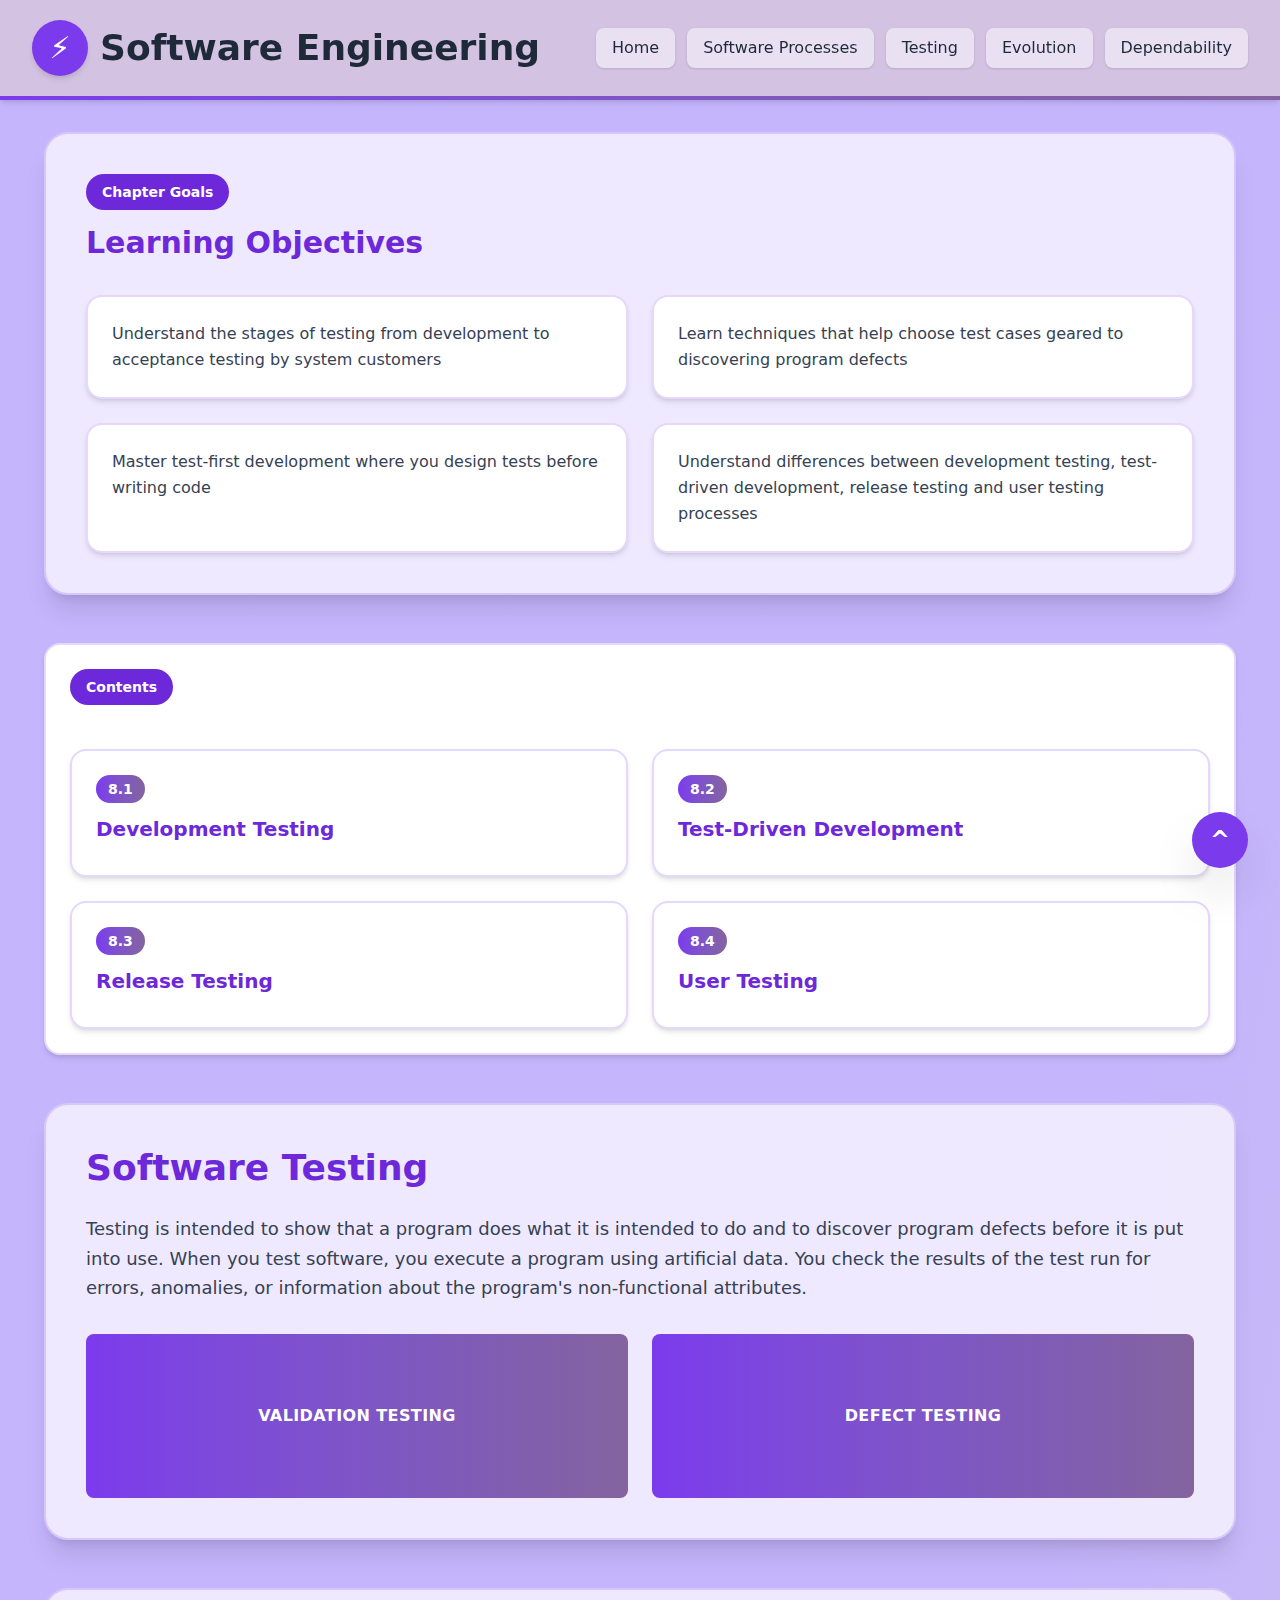
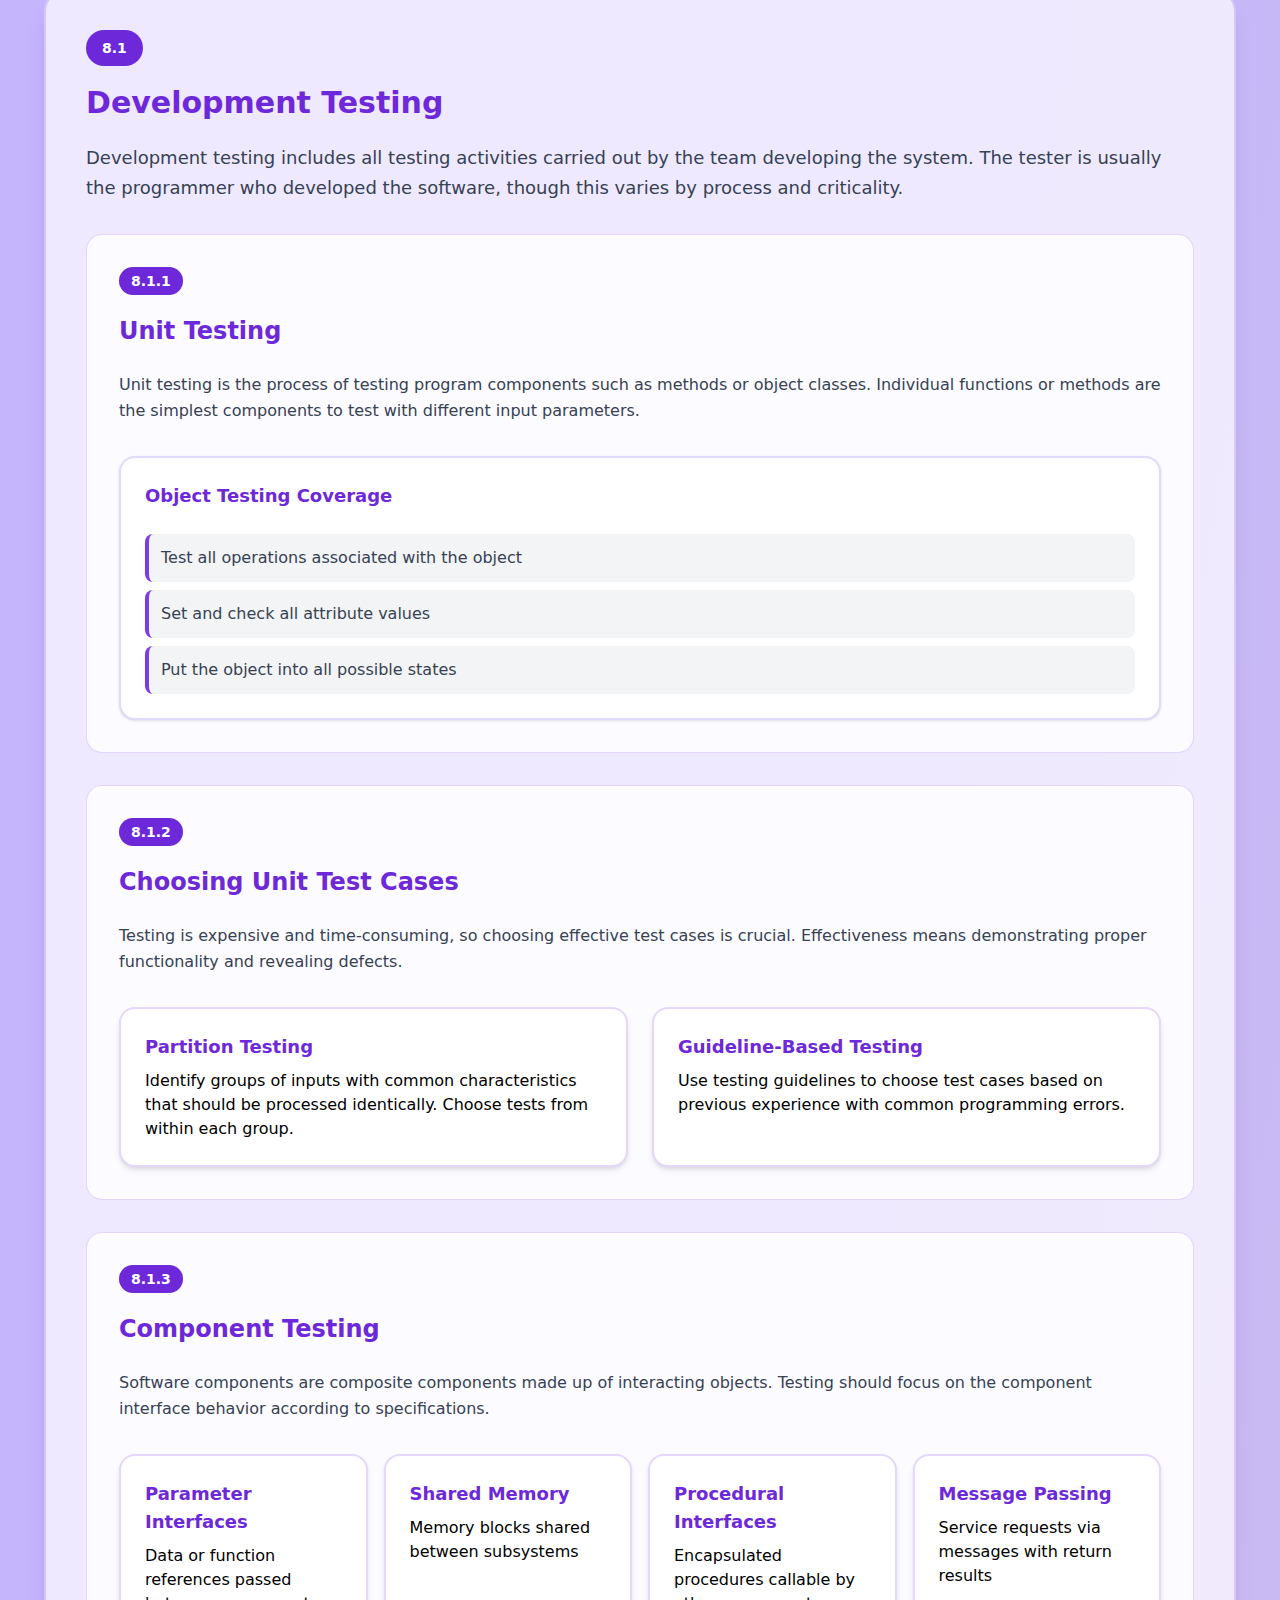
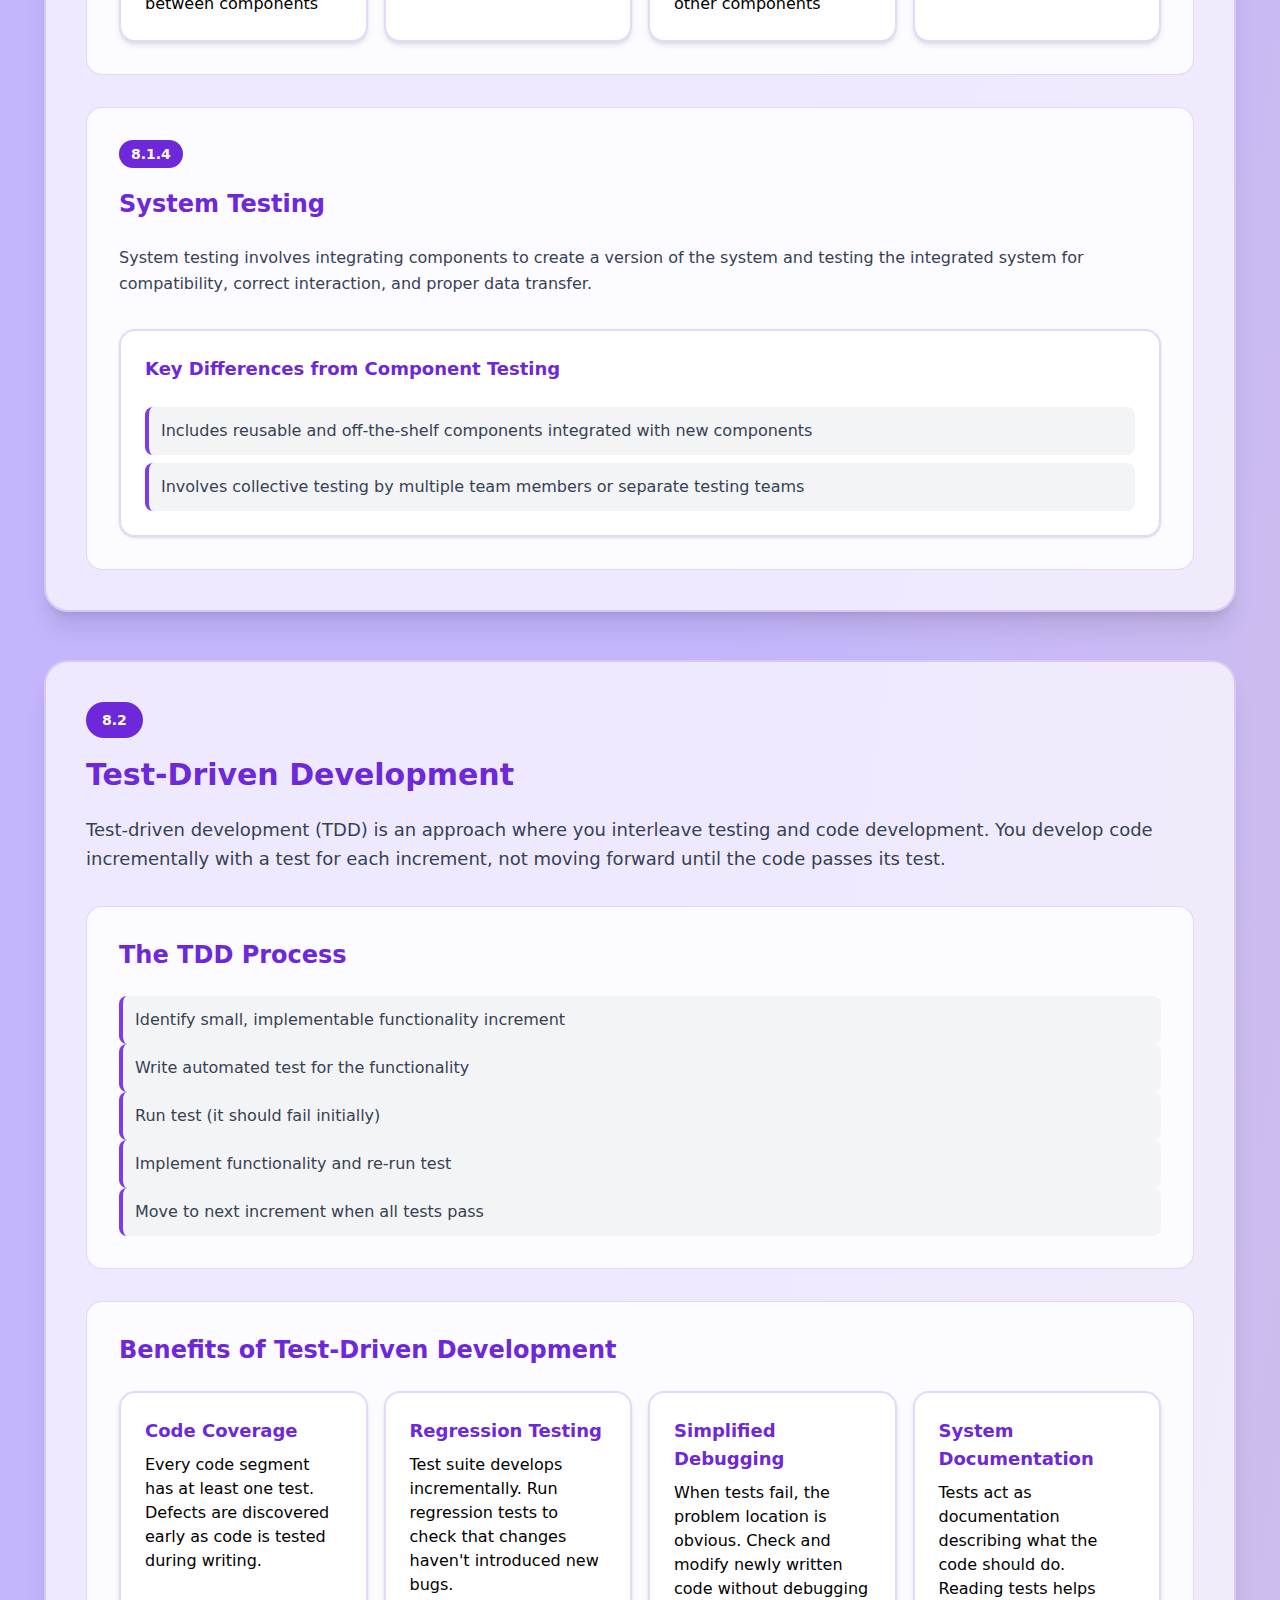
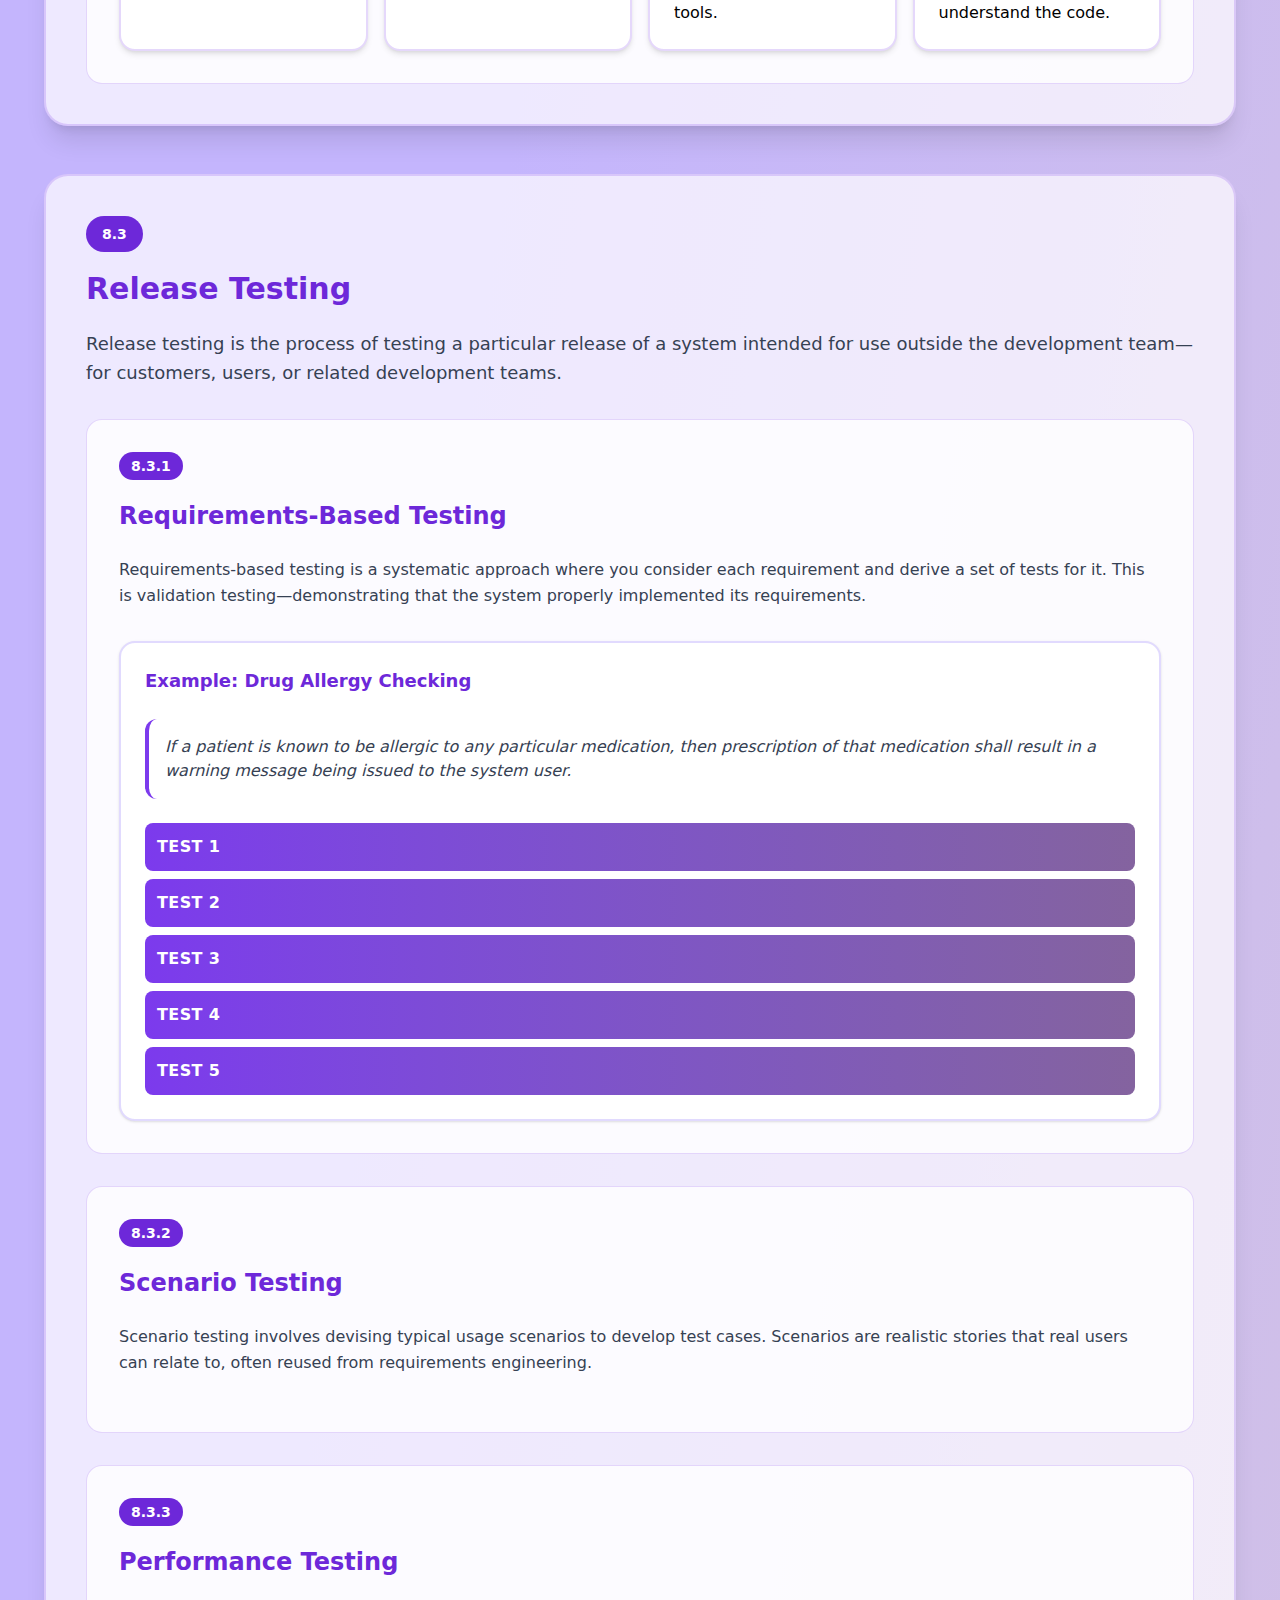
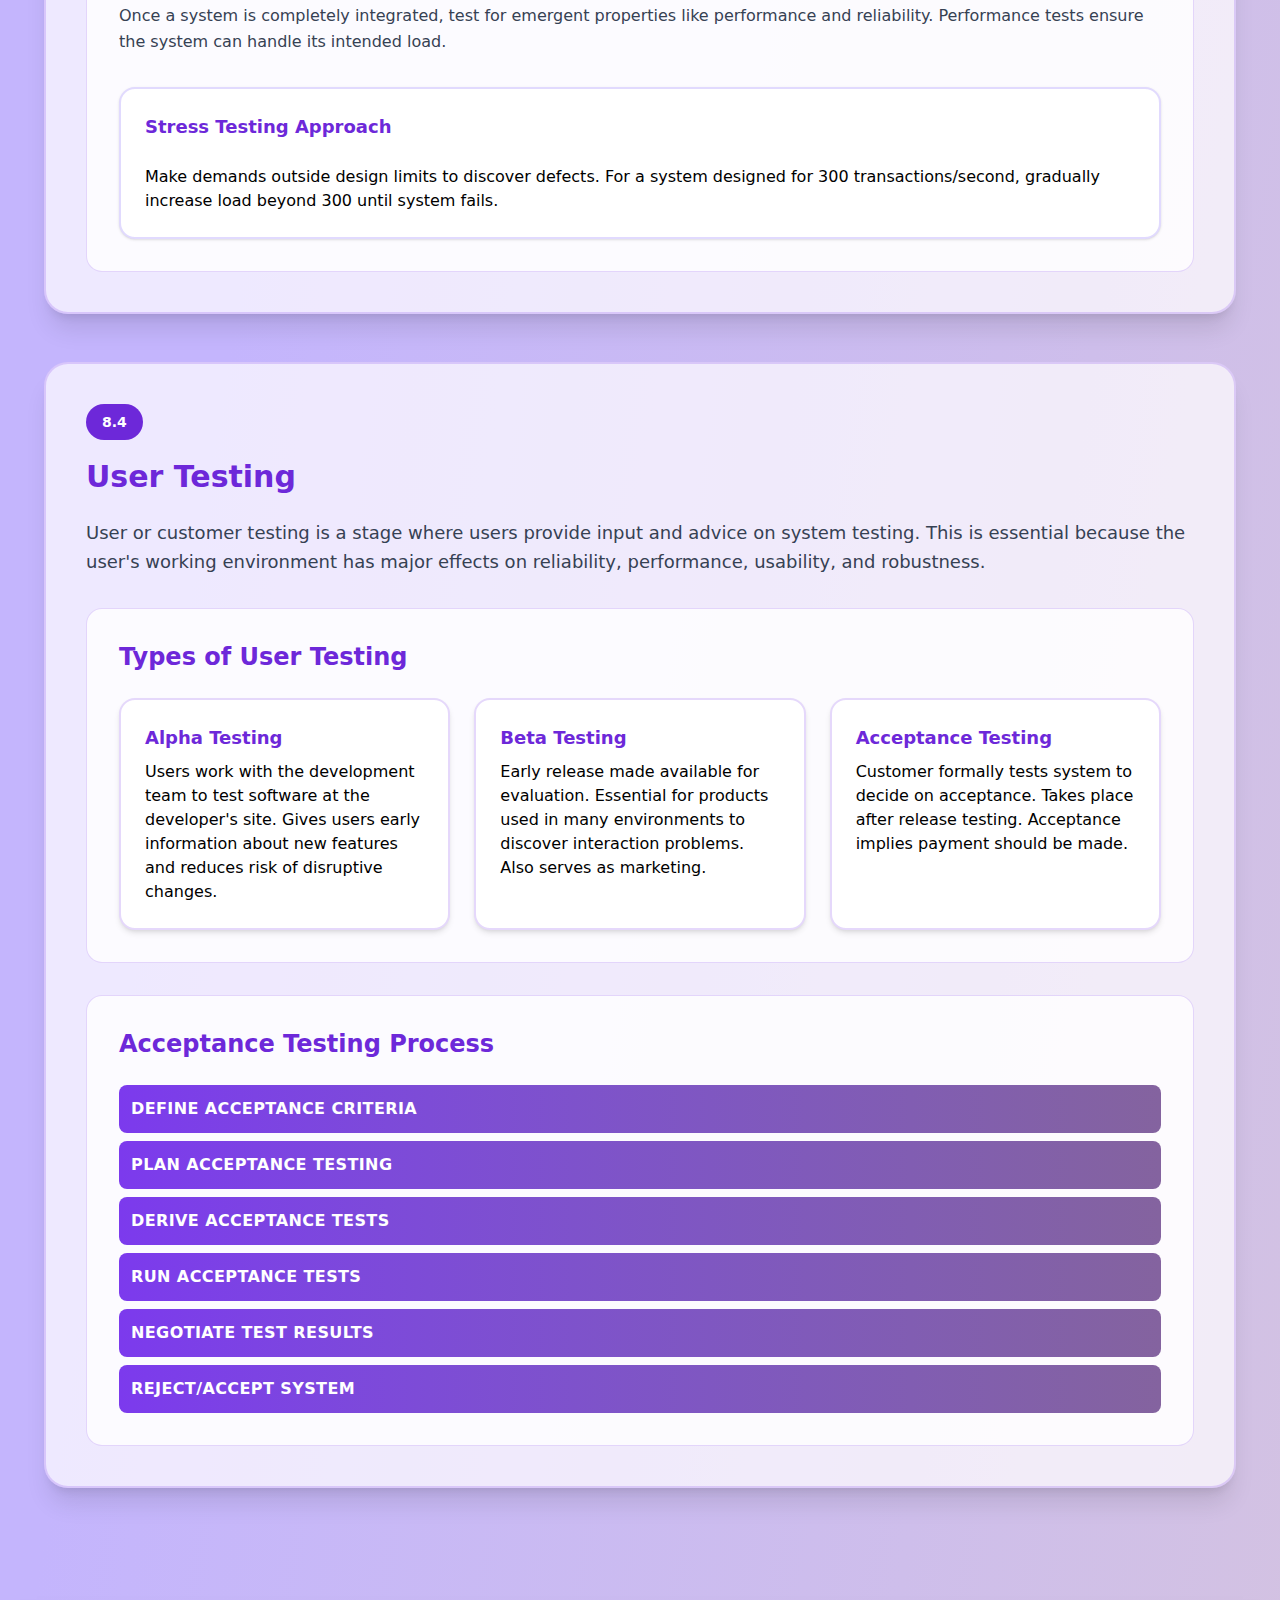
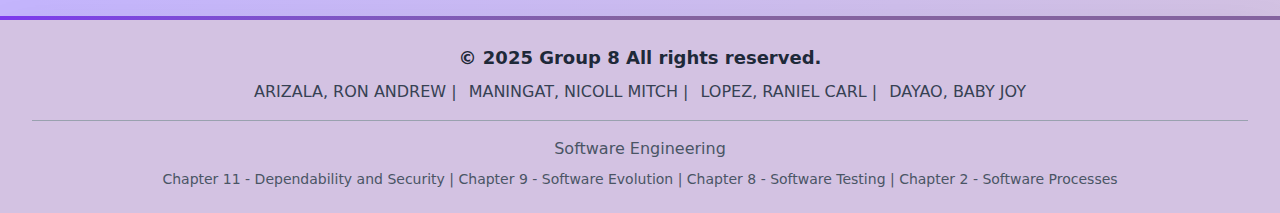
<file: chapter8.html>
<!DOCTYPE html>
<html lang="en">

<head>
    <meta charset="UTF-8">
    <meta name="viewport" content="width=device-width, initial-scale=1.0">
    <title>Software Testing | Software Engineering</title>
    <link rel="stylesheet" href="src/output.css">
</head>

<body class="baddie">
    <header class="mine">
        <section class="headercontainer">
            <article class="headerflex">
                <div class="logosection">
                    <div class="logocircol">
                        <span class="logotext">⚡</span>
                    </div>
                    <h2 class="titulo">Software Engineering</h2>
                </div>
                <nav class="main-nav">
                    <a href="index.html" class="nav-link">Home</a>
                    <a href="chapter2.html" class="nav-link">Software Processes</a>
                    <a href="chapter8.html" class="nav-link">Testing</a>
                    <a href="chapter9.html" class="nav-link">Evolution</a>
                    <a href="chapter11.html" class="nav-link">Dependability</a>
                </nav>
            </article>
        </section>
        <section class="header-line"></section>
    </header>

    <main class="minecontainer">
        <section class="objection">
            <article>
                <div class="sectionheader">
                    <span class="section-tag">Chapter Goals</span>
                    <h3 class="sectiontitle">Learning Objectives</h3>
                </div>
                <ul class="obj-grid">
                    <li class="obj-card">
                        <p class="obj-cardp">Understand the stages of testing from development to acceptance testing by
                            system customers</p>
                    </li>
                    <li class="obj-card">
                        <p class="obj-cardp">Learn techniques that help choose test cases geared to discovering program
                            defects</p>
                    </li>
                    <li class="obj-card">
                        <p class="obj-cardp">Master test-first development where you design tests before writing code
                        </p>
                    </li>
                    <li class="obj-card">
                        <p class="obj-cardp">Understand differences between development testing, test-driven
                            development, release testing and user testing processes</p>
                    </li>
                </ul>
            </article>
        </section>

        <section class="contention grid-box">
            <article>
                <div class="sectionheader">
                    <span class="section-tag">Contents</span>
                </div>
                <ul class="contents-grid">
                    <li>
                        <a href="#1" class="content-card">
                            <div class="content-num">8.1</div>
                            <h4 class="content-title">Development Testing</h4>
                        </a>
                    </li>
                    <li>
                        <a href="#2" class="content-card">
                            <div class="content-num">8.2</div>
                            <h4 class="content-title">Test-Driven Development</h4>
                        </a>
                    </li>
                    <li>
                        <a href="#3" class="content-card">
                            <div class="content-num">8.3</div>
                            <h4 class="content-title">Release Testing</h4>
                        </a>
                    </li>
                    <li>
                        <a href="#4" class="content-card">
                            <div class="content-num">8.4</div>
                            <h4 class="content-title">User Testing</h4>
                        </a>
                    </li>
                </ul>
            </article>
        </section>

        <section class="insection">
            <h1 class="pagetitle">Software Testing</h1>
            <p class="intrograph">
                Testing is intended to show that a program does what it is intended to do and to discover program
                defects before it is put into use. When you test software, you execute a program using artificial data.
                You check the results of the test run for errors, anomalies, or information about the program's
                non-functional attributes.
            </p>
            <div class="purposegrid">
                <label class="w-full">
                    <input type="checkbox" class="hidden peer" />
                    <div class=" peer-checked:hidden flex info-label flex justify-center py-17.5">Validation Testing</div>
                    <div class="peer-checked:flex hidden purposebox">
                        <h4 class="purposetitle">Validation Testing</h4>
                        Demonstrate to the developer and customer that the software meets its requirements. Every requirement should have corresponding tests for verification.</div>
                </label>

                <label class="w-full">
                    <input type="checkbox" class="hidden peer" />
                    <div class=" peer-checked:hidden flex info-label flex justify-center py-17.5">Defect Testing</div>
                    <div class="peer-checked:flex hidden purposebox">
                        <h4 class="purposetitle">Defect Testing</h4>
                        Discover situations where software behavior is incorrect, undesirable, or non-conformant. Root out crashes, unwanted interactions, and data corruption.</div>
                </label>
            </div>
        </section>

        <section id="1" class="mine-section">
            <div class="section-label">8.1</div>
            <h2 class="section-heading">Development Testing</h2>
            <p class="section-text">
                Development testing includes all testing activities carried out by the team developing the system. The
                tester is usually the programmer who developed the software, though this varies by process and
                criticality.
            </p>

            <article class="content-article">
                <div class="article-label">8.1.1</div>
                <h3 class="article-heading">Unit Testing</h3>
                <p class="article-text">
                    Unit testing is the process of testing program components such as methods or object classes.
                    Individual functions or methods are the simplest components to test with different input parameters.
                </p>
                <div class="info-box">
                    <h5 class="info-title">Object Testing Coverage</h5>
                    <div class="info-item">Test all operations associated with the object</div>
                    <div class="info-item">Set and check all attribute values</div>
                    <div class="info-item">Put the object into all possible states</div>
                </div>
            </article>

            <article class="content-article">
                <div class="article-label">8.1.2</div>
                <h3 class="article-heading">Choosing Unit Test Cases</h3>
                <p class="article-text">
                    Testing is expensive and time-consuming, so choosing effective test cases is crucial. Effectiveness
                    means demonstrating proper functionality and revealing defects.
                </p>
                <div class="grid-two">
                    <div class="grid-box">
                        <h5 class="grid-title">Partition Testing</h5>
                        <p>Identify groups of inputs with common characteristics that should be processed identically.
                            Choose tests from within each group.</p>
                    </div>
                    <div class="grid-box">
                        <h5 class="grid-title">Guideline-Based Testing</h5>
                        <p>Use testing guidelines to choose test cases based on previous experience with common
                            programming errors.</p>
                    </div>
                </div>
            </article>

            <article class="content-article">
                <div class="article-label">8.1.3</div>
                <h3 class="article-heading">Component Testing</h3>
                <p class="article-text">
                    Software components are composite components made up of interacting objects. Testing should focus on
                    the component interface behavior according to specifications.
                </p>
                <div class="grid-four">
                    <div class="grid-box">
                        <h5 class="grid-title">Parameter Interfaces</h5>
                        <p>Data or function references passed between components</p>
                    </div>
                    <div class="grid-box">
                        <h5 class="grid-title">Shared Memory</h5>
                        <p>Memory blocks shared between subsystems</p>
                    </div>
                    <div class="grid-box">
                        <h5 class="grid-title">Procedural Interfaces</h5>
                        <p>Encapsulated procedures callable by other components</p>
                    </div>
                    <div class="grid-box">
                        <h5 class="grid-title">Message Passing</h5>
                        <p>Service requests via messages with return results</p>
                    </div>
                </div>
            </article>

            <article class="content-article">
                <div class="article-label">8.1.4</div>
                <h3 class="article-heading">System Testing</h3>
                <p class="article-text">
                    System testing involves integrating components to create a version of the system and testing the
                    integrated system for compatibility, correct interaction, and proper data transfer.
                </p>
                <div class="info-box">
                    <h5 class="info-title">Key Differences from Component Testing</h5>
                    <div class="info-item">Includes reusable and off-the-shelf components integrated with new components
                    </div>
                    <div class="info-item">Involves collective testing by multiple team members or separate testing teams</div>
                </div>
            </article>
        </section>

        <section id="2" class="mine-section">
            <div class="section-label">8.2</div>
            <h2 class="section-heading">Test-Driven Development</h2>
            <p class="section-text">
                Test-driven development (TDD) is an approach where you interleave testing and code development. You
                develop code incrementally with a test for each increment, not moving forward until the code passes its
                test.
            </p>

            <article class="content-article">
                <h4 class="article-heading">The TDD Process</h4>
                <ol class="info-list">
                    <li class="info-item">Identify small, implementable functionality increment</li>
                    <li class="info-item">Write automated test for the functionality</li>
                    <li class="info-item">Run test (it should fail initially)</li>
                    <li class="info-item">Implement functionality and re-run test</li>
                    <li class="info-item">Move to next increment when all tests pass</li>
                </ol>
            </article>

            <article class="content-article">
                <h4 class="article-heading">Benefits of Test-Driven Development</h4>
                <div class="grid-four">
                    <div class="grid-box">
                        <h5 class="grid-title">Code Coverage</h5>
                        <p>Every code segment has at least one test. Defects are discovered early as code is tested
                            during writing.</p>
                    </div>
                    <div class="grid-box">
                        <h5 class="grid-title">Regression Testing</h5>
                        <p>Test suite develops incrementally. Run regression tests to check that changes haven't
                            introduced new bugs.</p>
                    </div>
                    <div class="grid-box">
                        <h5 class="grid-title">Simplified Debugging</h5>
                        <p>When tests fail, the problem location is obvious. Check and modify newly written code without
                            debugging tools.</p>
                    </div>
                    <div class="grid-box">
                        <h5 class="grid-title">System Documentation</h5>
                        <p>Tests act as documentation describing what the code should do. Reading tests helps understand
                            the code.</p>
                    </div>
                </div>
            </article>
        </section>

        <section id="3" class="mine-section">
            <div class="section-label">8.3</div>
            <h2 class="section-heading">Release Testing</h2>
            <p class="section-text">
                Release testing is the process of testing a particular release of a system intended for use outside the
                development team—for customers, users, or related development teams.
            </p>
            <article class="content-article">
                <div class="article-label">8.3.1</div>
                <h3 class="article-heading">Requirements-Based Testing</h3>
                <p class="article-text">
                    Requirements-based testing is a systematic approach where you consider each requirement and derive a
                    set of tests for it. This is validation testing—demonstrating that the system properly implemented
                    its requirements.
                </p>
                <div class="info-box">
                    <h5 class="info-title">Example: Drug Allergy Checking</h5>
                    <p class="requirement">If a patient is known to be allergic to any particular medication, then prescription of that medication shall result in a warning message being issued to the system user.</p>
                    <label class="w-full">
                        <input type="checkbox" class="hidden peer" />
                        <div class=" peer-checked:hidden flex info-label">Test 1</div>
                        <div class="peer-checked:flex hidden info-item">Patient with no allergies - Prescribe medication - No warning issued</div>
                    </label>
                    
                    <label class="w-full">
                        <input type="checkbox" class="hidden peer" />
                        <div class=" peer-checked:hidden flex info-label">Test 2
                        </div>
                        <div class="peer-checked:flex hidden info-item">Patient with known allergy - Prescribe that medication - Warning issued</div>
                    </label>

                    <label class="w-full">
                        <input type="checkbox" class="hidden peer" />
                        <div class=" peer-checked:hidden flex info-label">Test 3</div>
                        <div class="peer-checked:flex hidden info-item">Patient with multiple allergies - Prescribe each separately - Correct warnings</div>
                    </label>

                    <label class="w-full">
                        <input type="checkbox" class="hidden peer" />
                        <div class=" peer-checked:hidden flex info-label">Test 4
                        </div>
                        <div class="peer-checked:flex hidden info-item">Prescribe multiple allergen drugs - Two warnings issued correctly
                        </div>
                    </label>

                    <label class="w-full">
                        <input type="checkbox" class="hidden peer" />
                        <div class=" peer-checked:hidden flex info-label">Test 5
                        </div>
                        <div class="peer-checked:flex hidden info-item">Override warning - System requires explanation from user
                        </div>
                    </label>
                </div>
            </article>

            <article class="content-article">
                <div class="article-label">8.3.2</div>
                <h3 class="article-heading">Scenario Testing</h3>
                <p class="article-text">
                    Scenario testing involves devising typical usage scenarios to develop test cases. Scenarios are
                    realistic stories that real users can relate to, often reused from requirements engineering.
                </p>
            </article>

            <article class="content-article">
                <div class="article-label">8.3.3</div>
                <h3 class="article-heading">Performance Testing</h3>
                <p class="article-text">
                    Once a system is completely integrated, test for emergent properties like performance and
                    reliability. Performance tests ensure the system can handle its intended load.
                </p>
                <div class="info-box">
                    <h5 class="info-title">Stress Testing Approach</h5>
                    <p>Make demands outside design limits to discover defects. For a system designed for 300
                        transactions/second, gradually increase load beyond 300 until system fails.</p>
                </div>
            </article>
        </section>

        <section id="4" class="mine-section">
            <div class="section-label">8.4</div>
            <h2 class="section-heading">User Testing</h2>
            <p class="section-text">
                User or customer testing is a stage where users provide input and advice on system testing. This is
                essential because the user's working environment has major effects on reliability, performance,
                usability, and robustness.
            </p>
            <article class="content-article">
                <h4 class="article-heading">Types of User Testing</h4>
                <div class="grid-three">
                    <div class="grid-box">
                        <h5 class="grid-title">Alpha Testing</h5>
                        <p>Users work with the development team to test software at the developer's site. Gives users
                            early information about new features and reduces risk of disruptive changes.</p>
                    </div>
                    <div class="grid-box">
                        <h5 class="grid-title">Beta Testing</h5>
                        <p>Early release made available for evaluation. Essential for products used in many environments
                            to discover interaction problems. Also serves as marketing.</p>
                    </div>
                    <div class="grid-box">
                        <h5 class="grid-title">Acceptance Testing</h5>
                        <p>Customer formally tests system to decide on acceptance. Takes place after release testing.
                            Acceptance implies payment should be made.</p>
                    </div>
                </div>
            </article>

            <article class="content-article">
                <h4 class="article-heading">Acceptance Testing Process</h4>
                <label class="w-full">
                    <input type="checkbox" class="hidden peer" />
                    <div class=" peer-checked:hidden flex info-label">Define Acceptance Criteria
                    </div>
                    <div class="peer-checked:flex hidden info-item">Ideally early in process, part of system contract
                    </div>
                </label>

                <label class="w-full">
                    <input type="checkbox" class="hidden peer" />
                    <div class=" peer-checked:hidden flex info-label">Plan Acceptance Testing
                    </div>
                    <div class="peer-checked:flex hidden info-item">Decide resources, time, budget, schedule, coverage
                    </div>
                </label>
                
                <label class="w-full">
                    <input type="checkbox" class="hidden peer" />
                    <div class=" peer-checked:hidden flex info-label">Derive Acceptance Tests
                    </div>
                    <div class="peer-checked:flex hidden info-item">Design tests for functional and non-functional characteristics
                    </div>
                </label>

                <label class="w-full">
                    <input type="checkbox" class="hidden peer" />
                    <div class=" peer-checked:hidden flex info-label">Run Acceptance Tests
                    </div>
                    <div class="peer-checked:flex hidden info-item">Execute tests in actual or testing environment
                    </div>
                </label>

                <label class="w-full">
                    <input type="checkbox" class="hidden peer" />
                    <div class=" peer-checked:hidden flex info-label">Negotiate Test Results
                    </div>
                    <div class="peer-checked:flex hidden info-item">Developer and customer negotiate whether system is good enough
                    </div>
                </label>

                <label class="w-full">
                    <input type="checkbox" class="hidden peer" />
                    <div class=" peer-checked:hidden flex info-label">Reject/Accept System
                    </div>
                    <div class="peer-checked:flex hidden info-item">Decide on acceptance or require further development
                    </div>
                </label>
            </article>
        </section>
    </main>

    <footer class="minefooter">
        <div class="footerline"></div>
        <div class="footercontainer">
            <div class="footercontent">
                <p class="footercopyright">&copy; 2025 Group 8 All rights reserved.</p>
                <div class="footernames">
                    <p>ARIZALA, RON ANDREW |</p>
                    <p>MANINGAT, NICOLL MITCH |</p>
                    <p>LOPEZ, RANIEL CARL |</p>
                    <p>DAYAO, BABY JOY</p>
                </div>
                <div class="footerinfo">
                    <h4 class="footerinfoh4">Software Engineering</h4>
                    <p class="footerinfop">Chapter 11 - Dependability and Security | Chapter 9 - Software Evolution |
                        Chapter 8 - Software Testing | Chapter 2 - Software Processes</p>
                </div>
            </div>
        </div>
    </footer>

    <a href="#top" class="backtop">
        <span class="backtop-icon">^</span>
    </a>
</body>

</html>
</file>
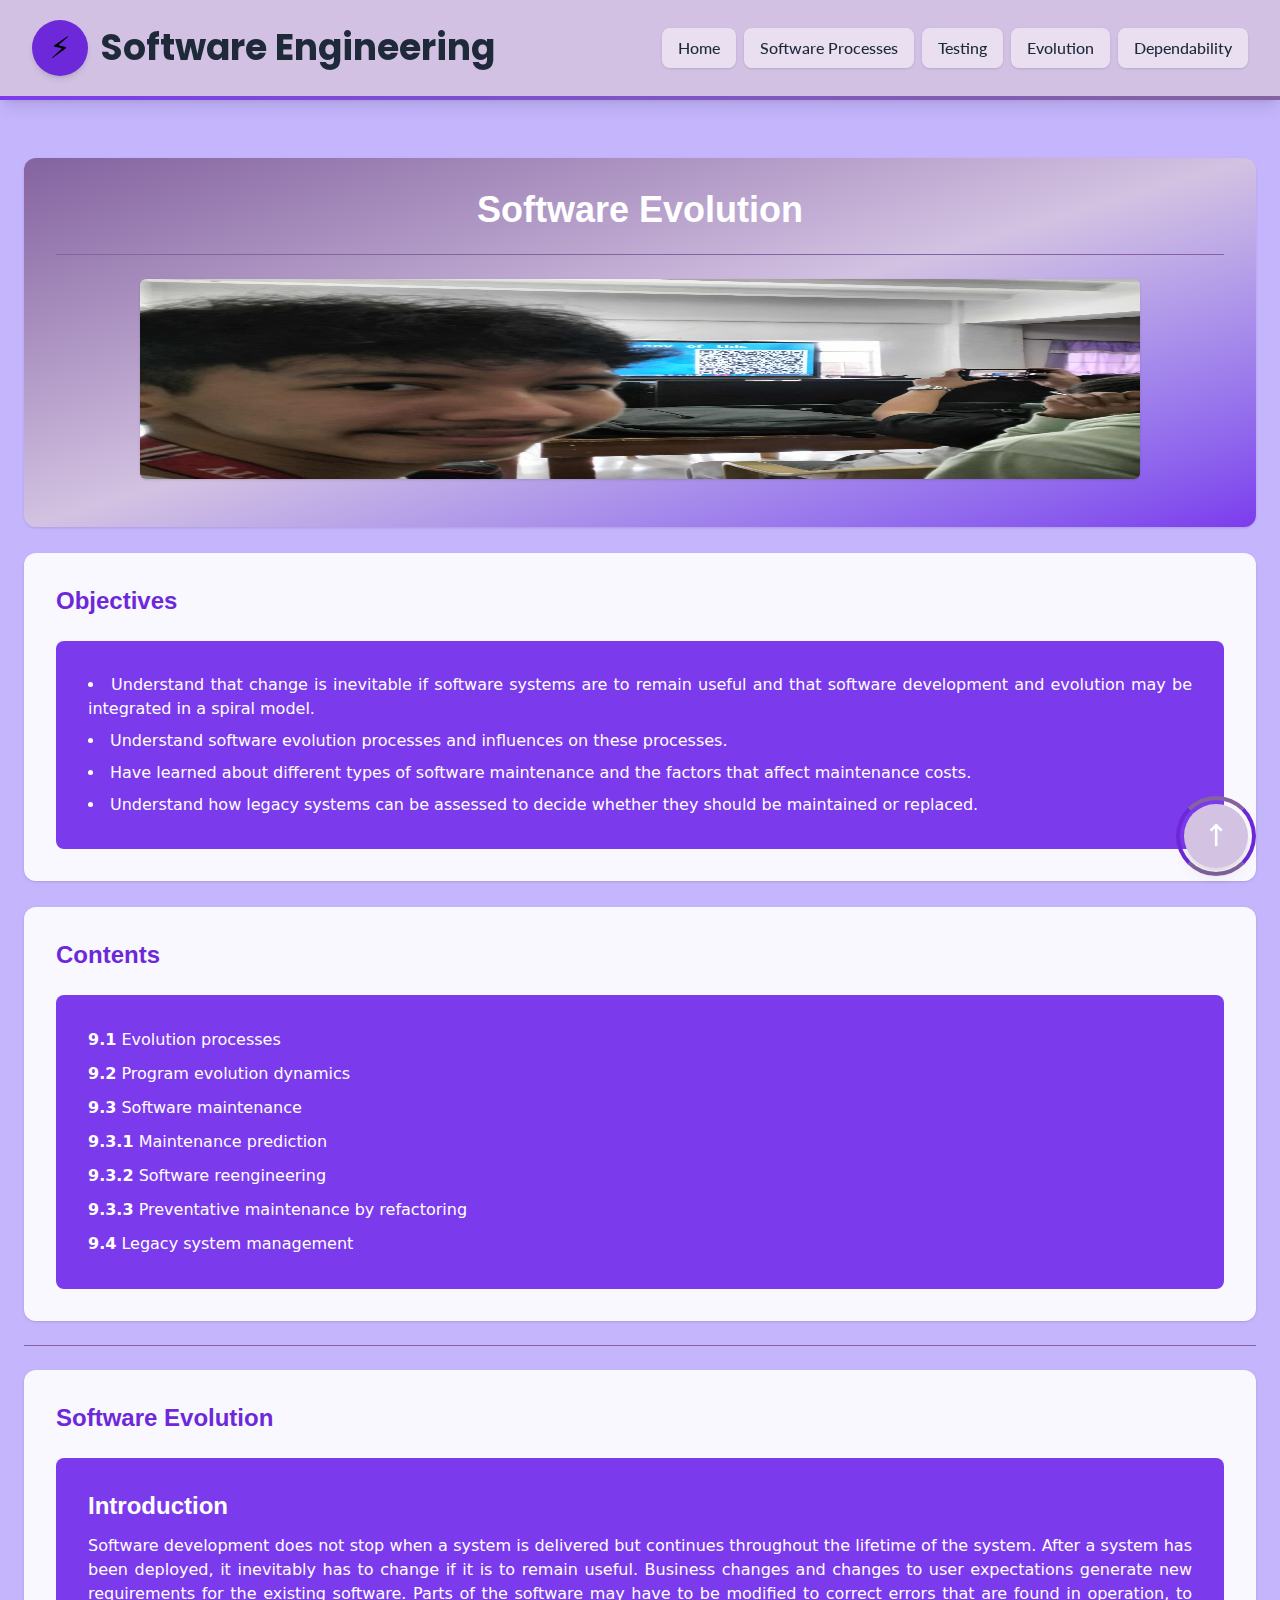
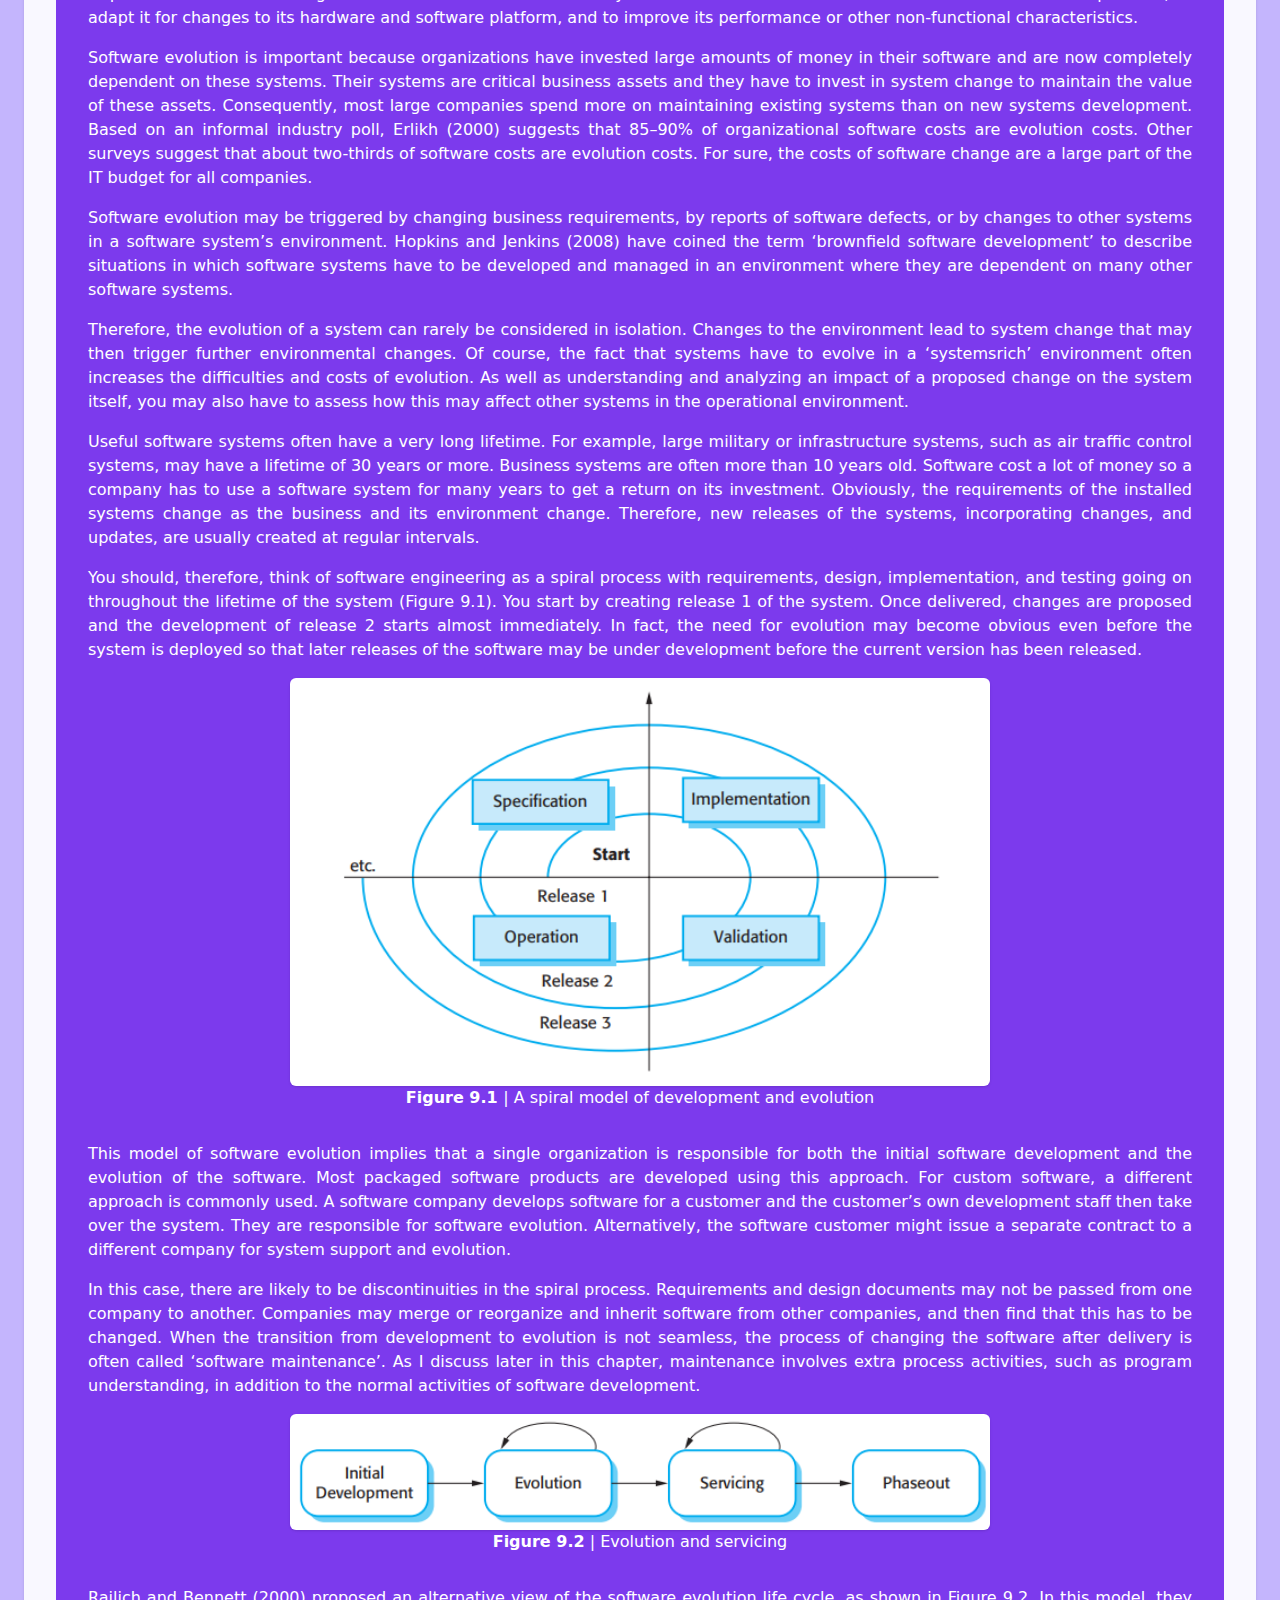
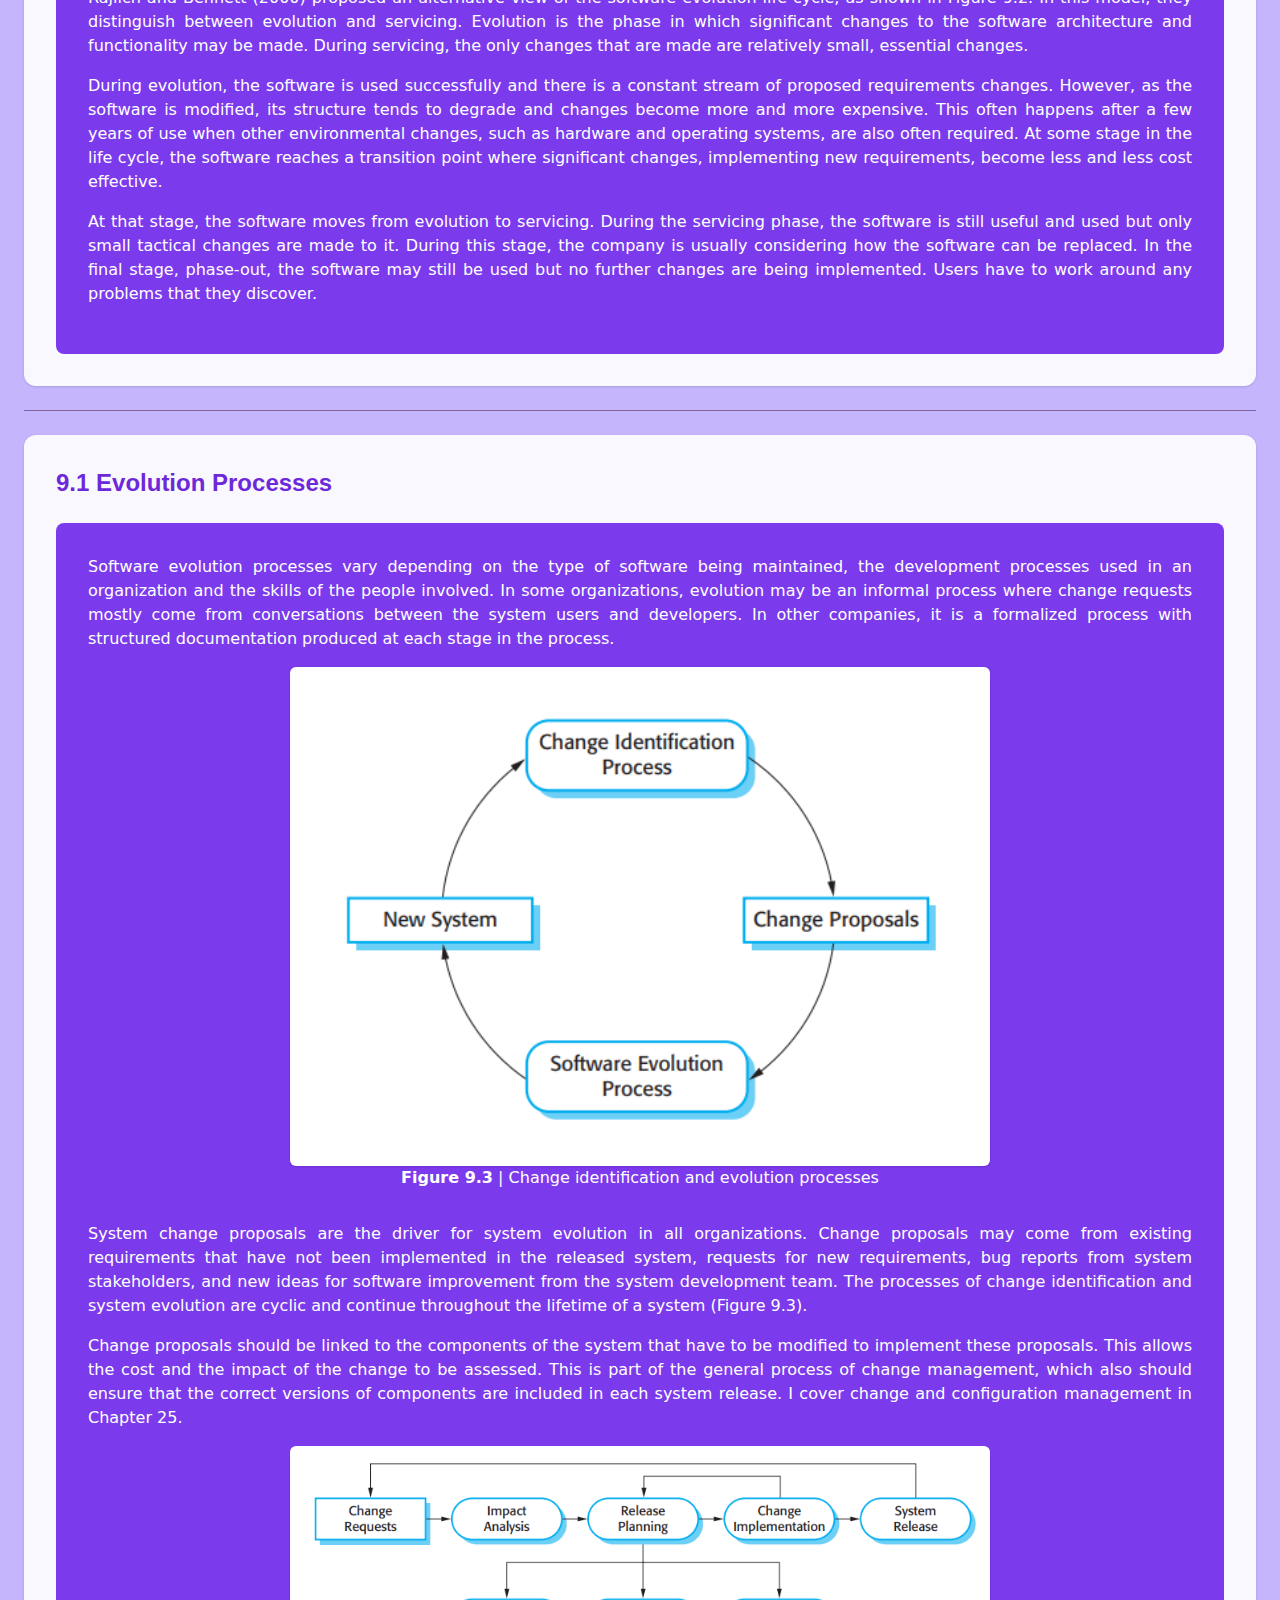
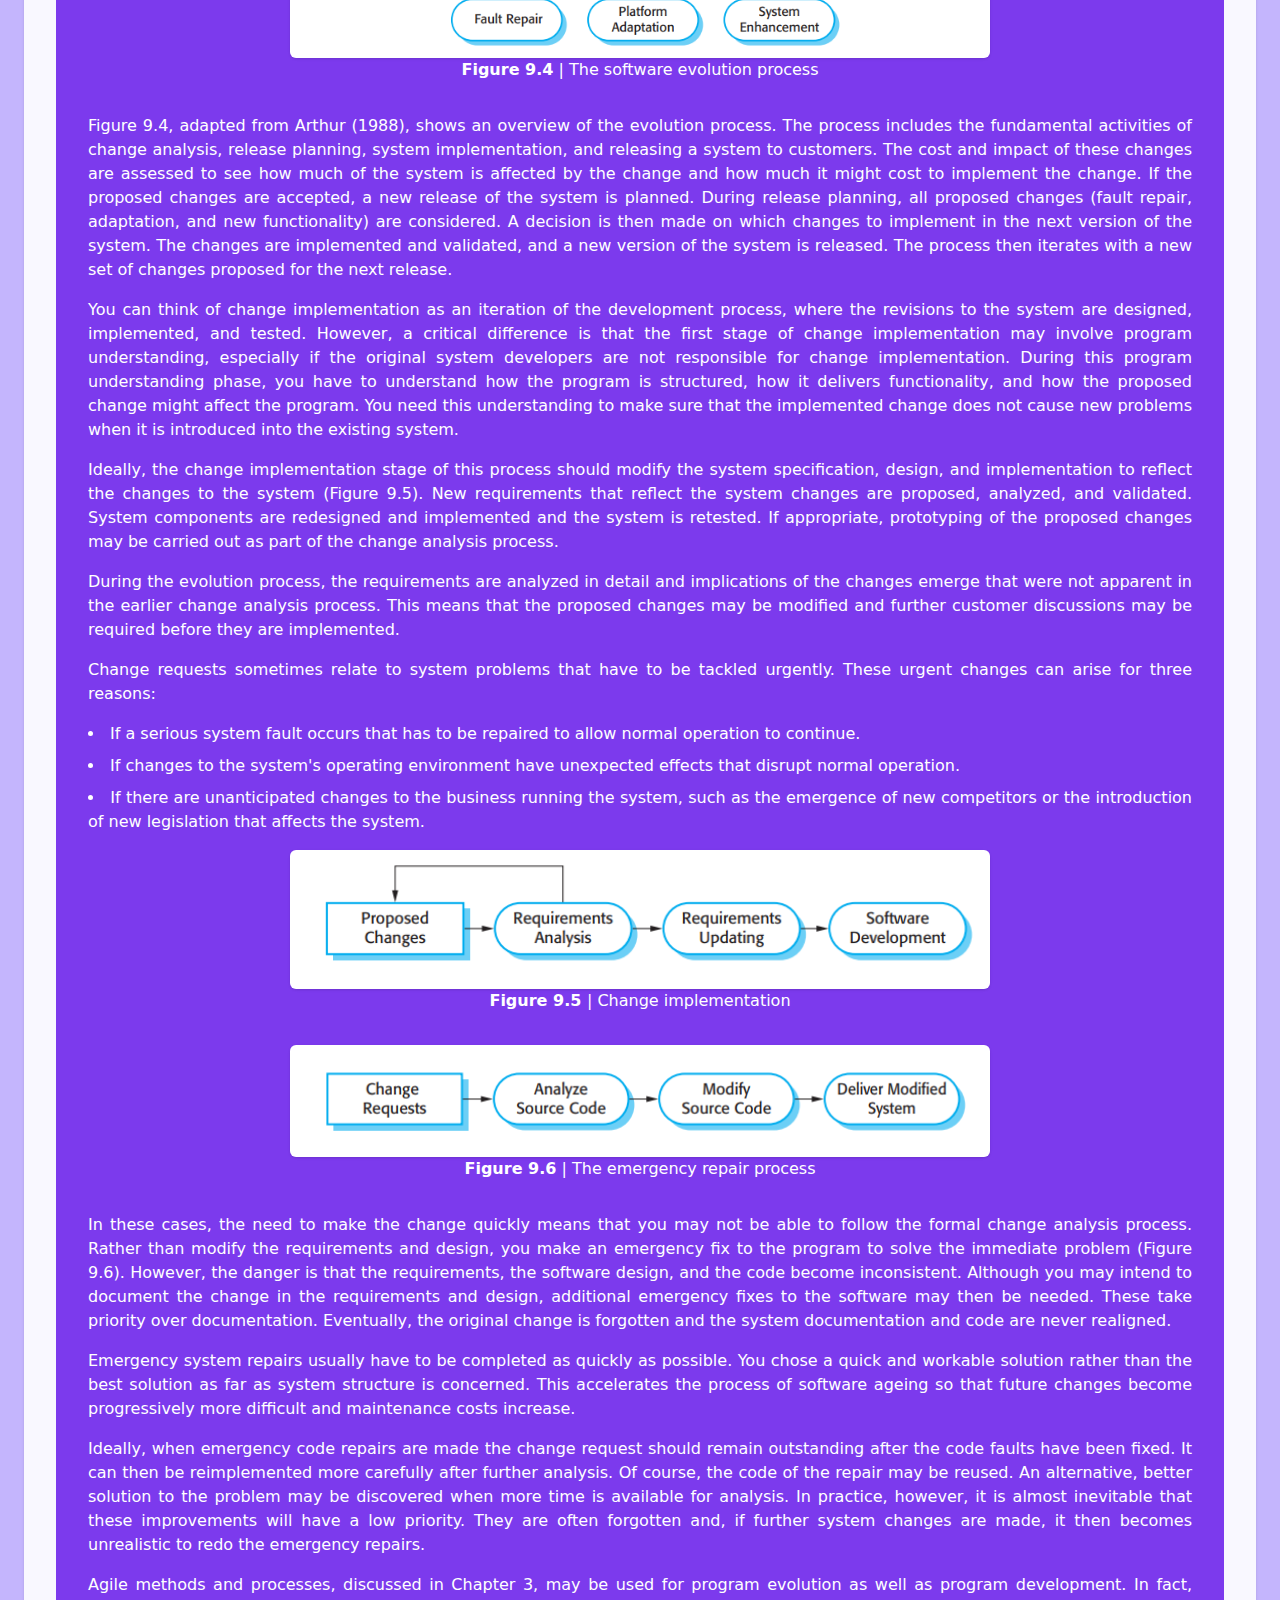
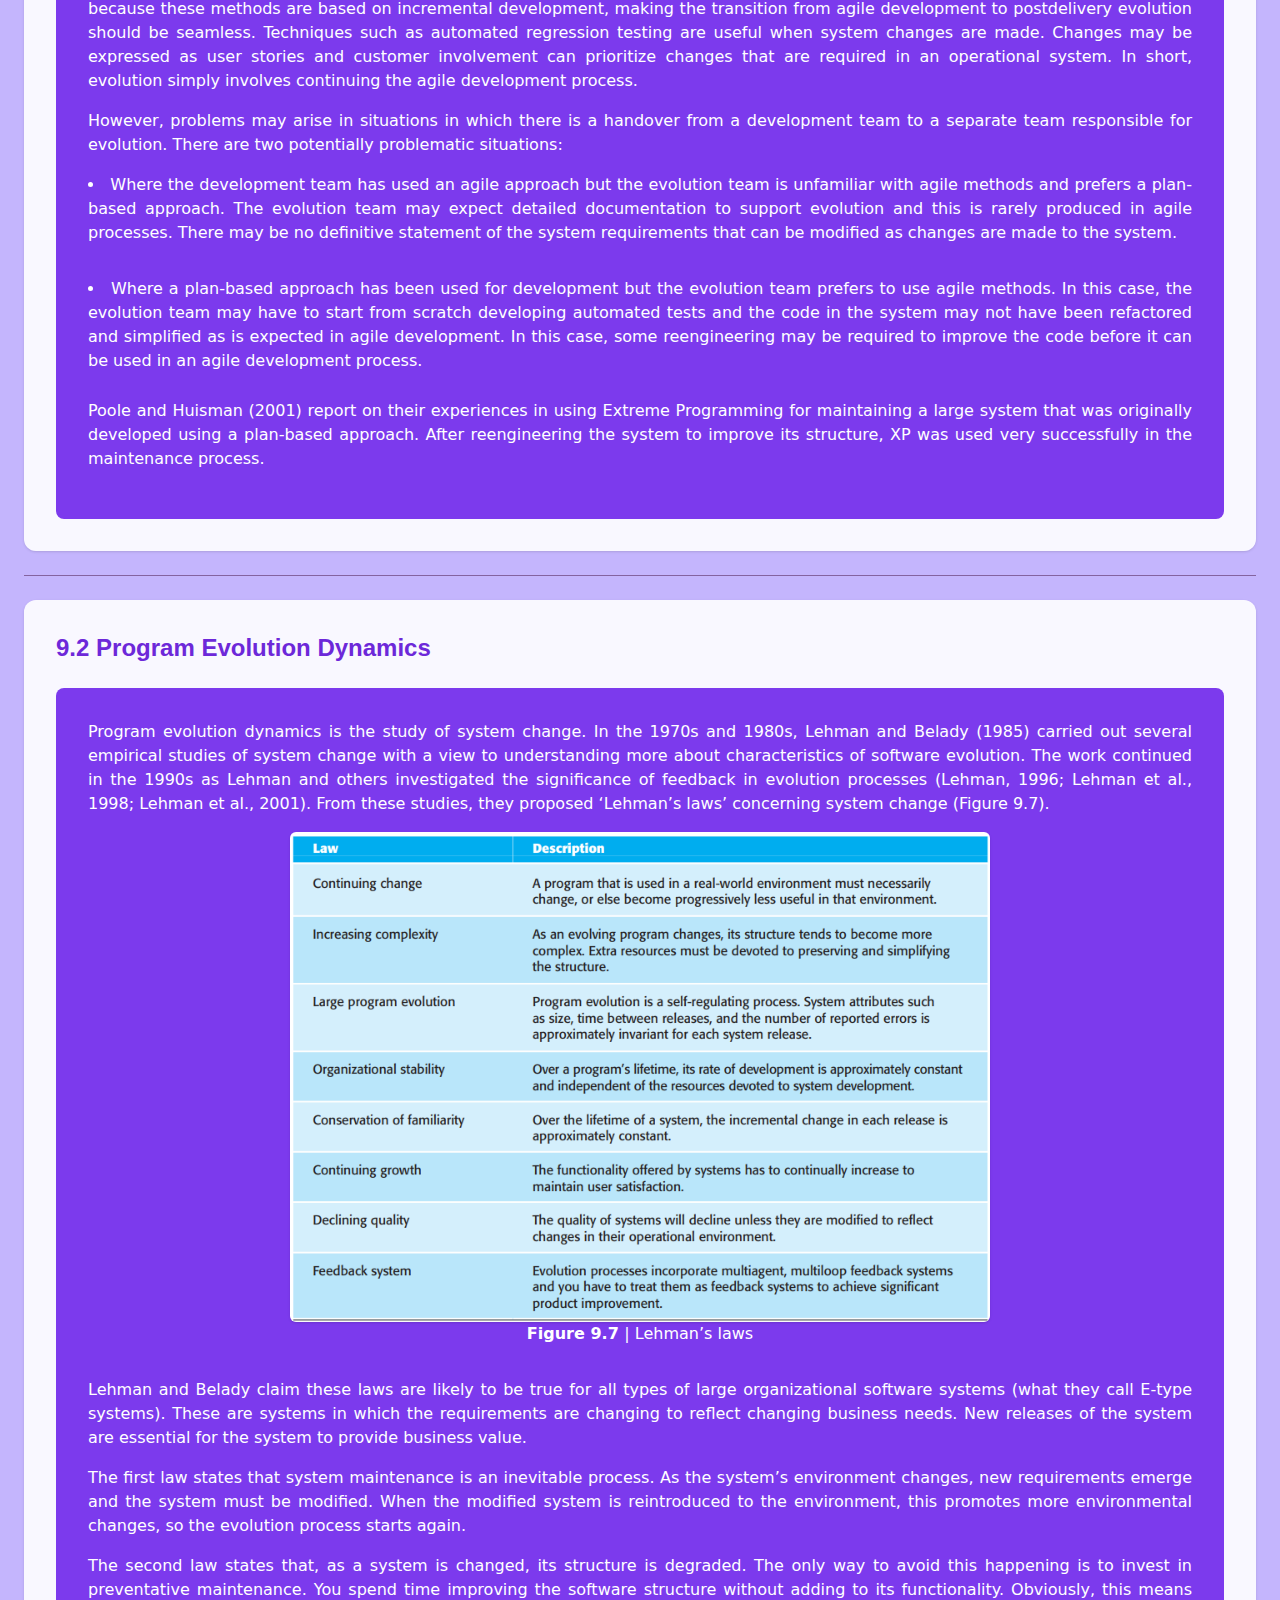
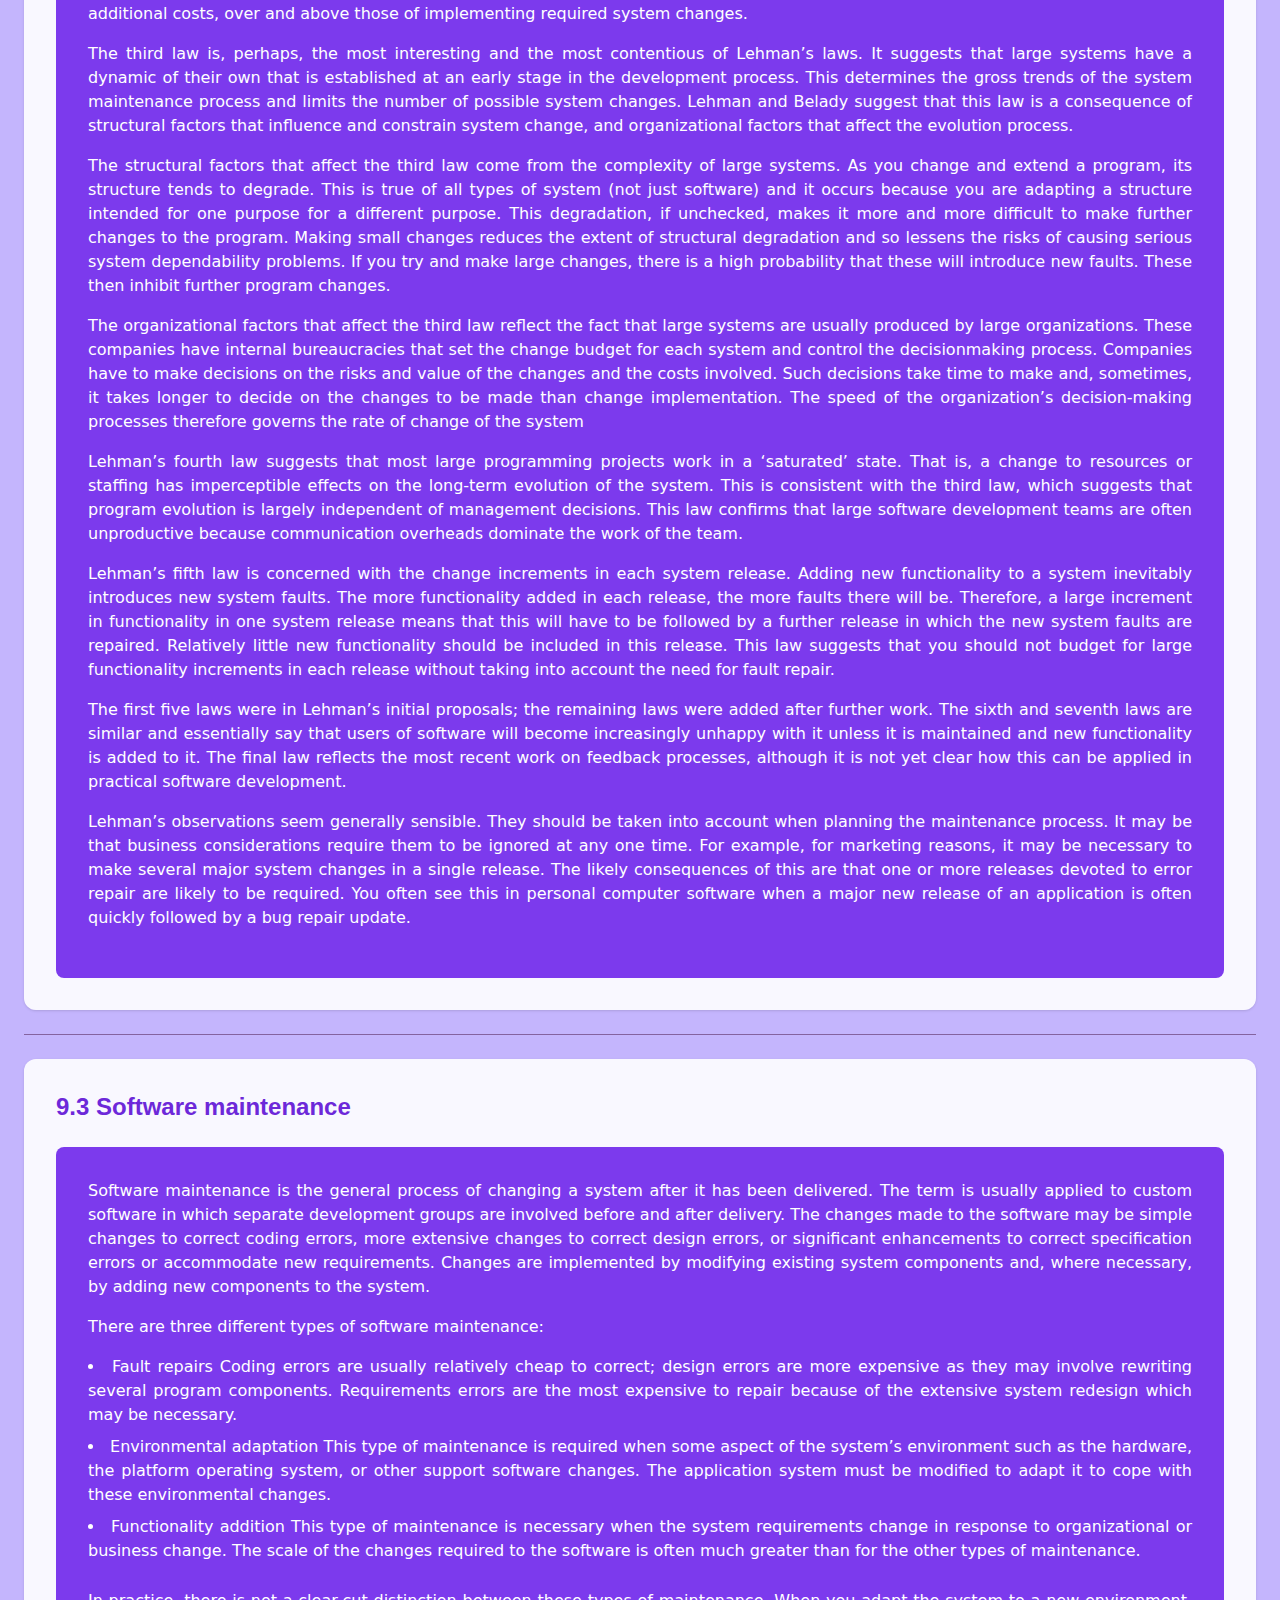
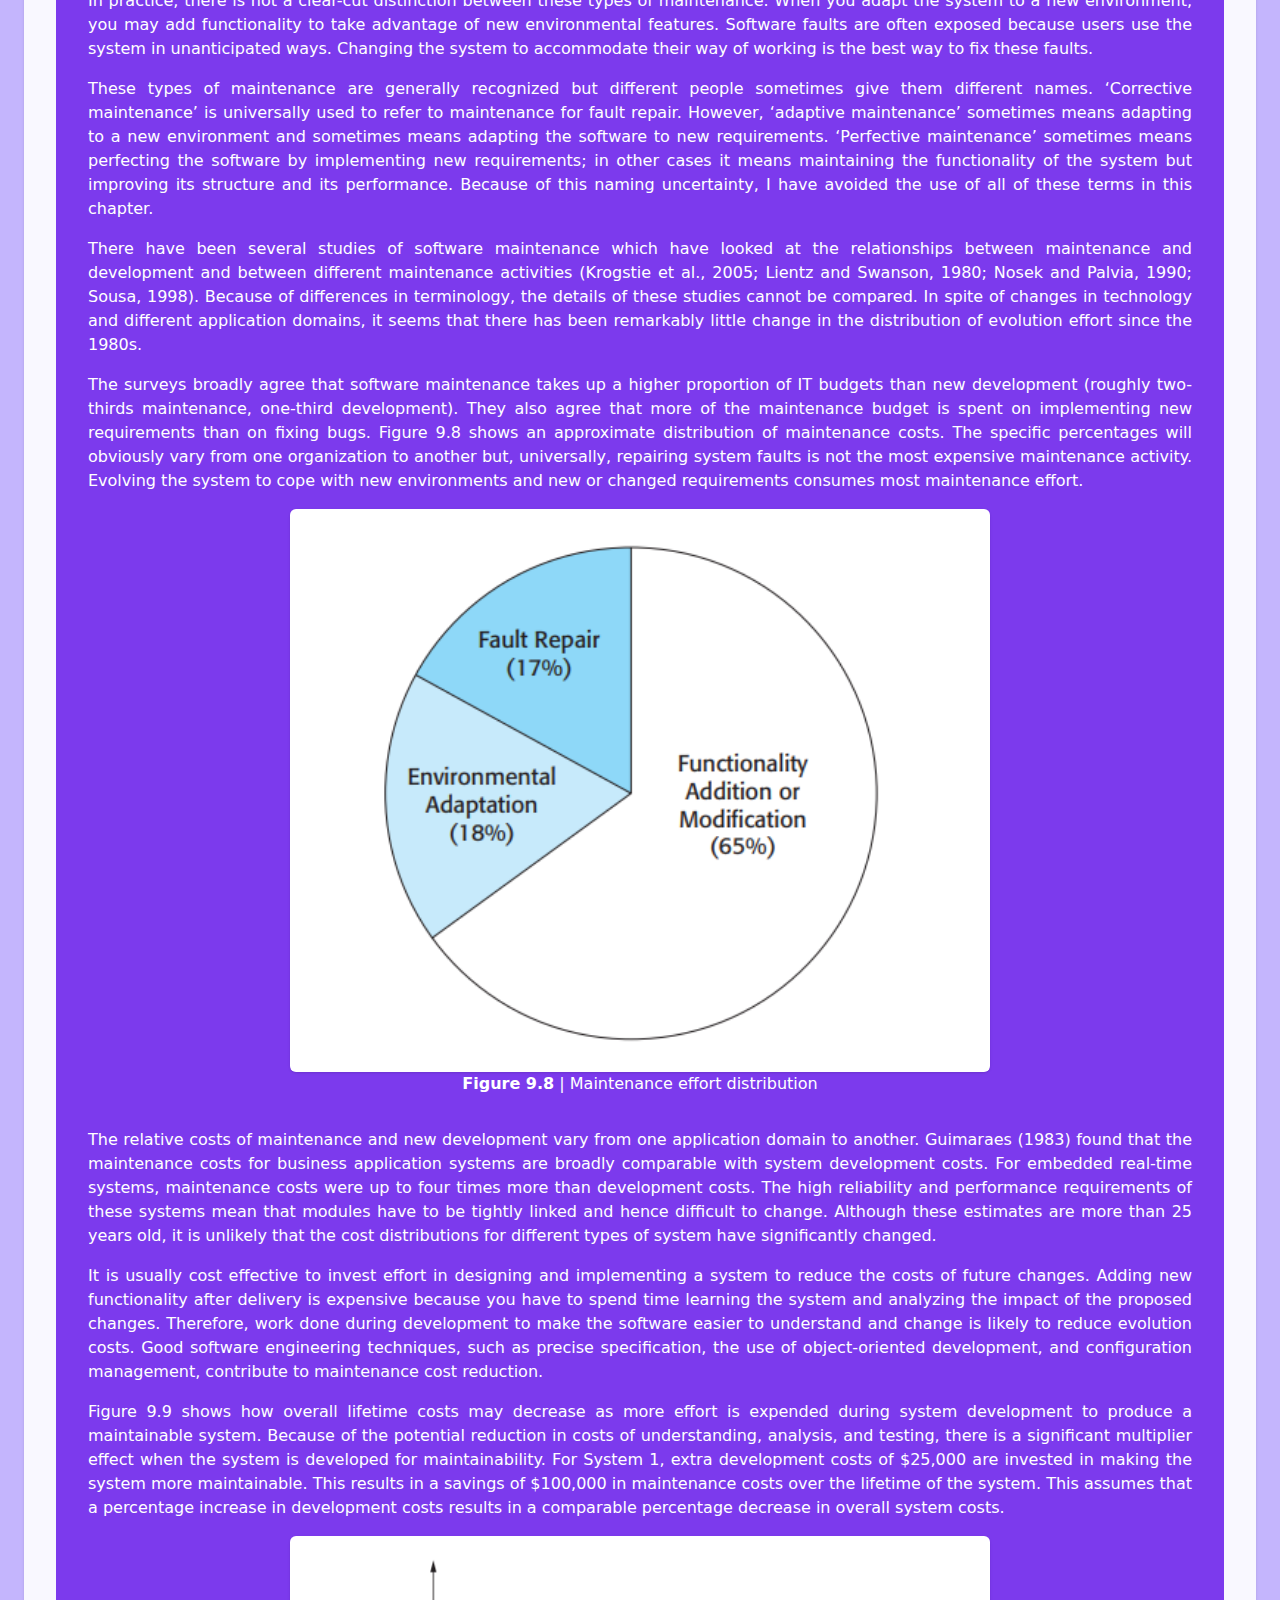
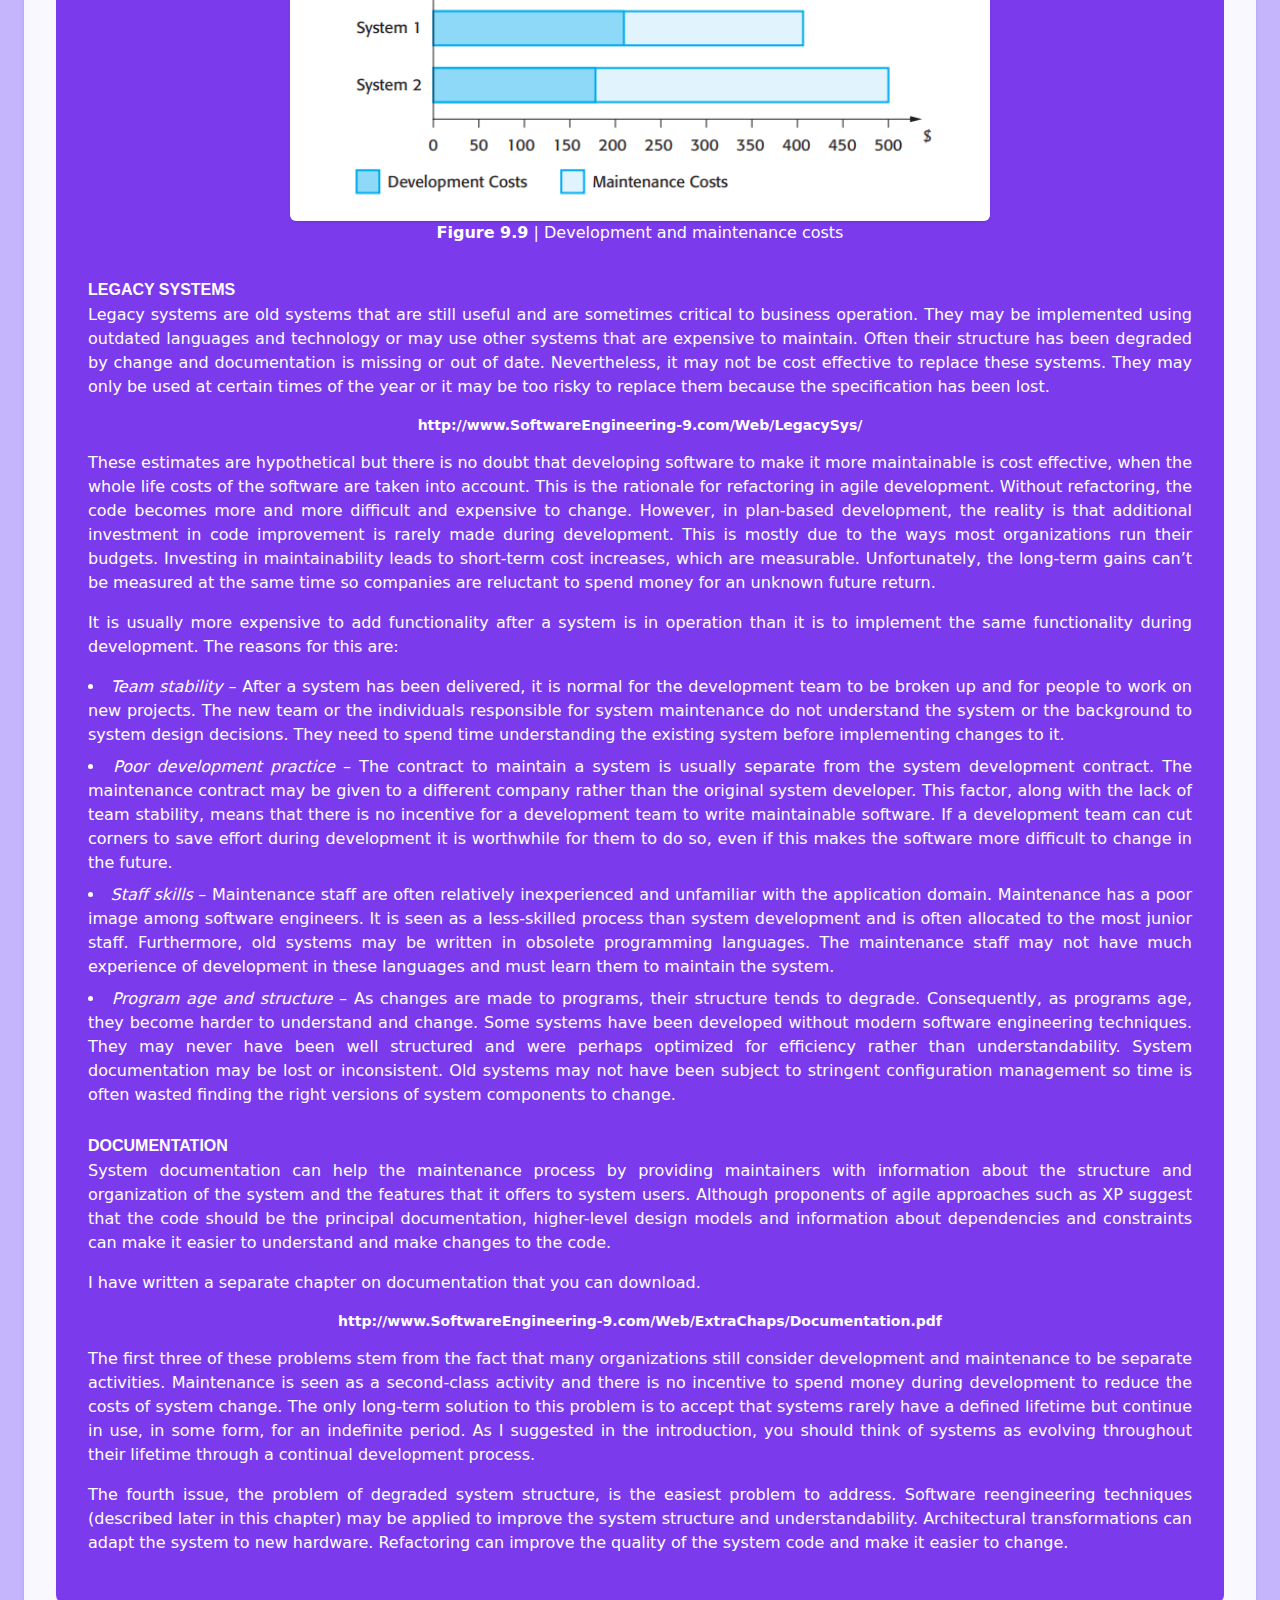
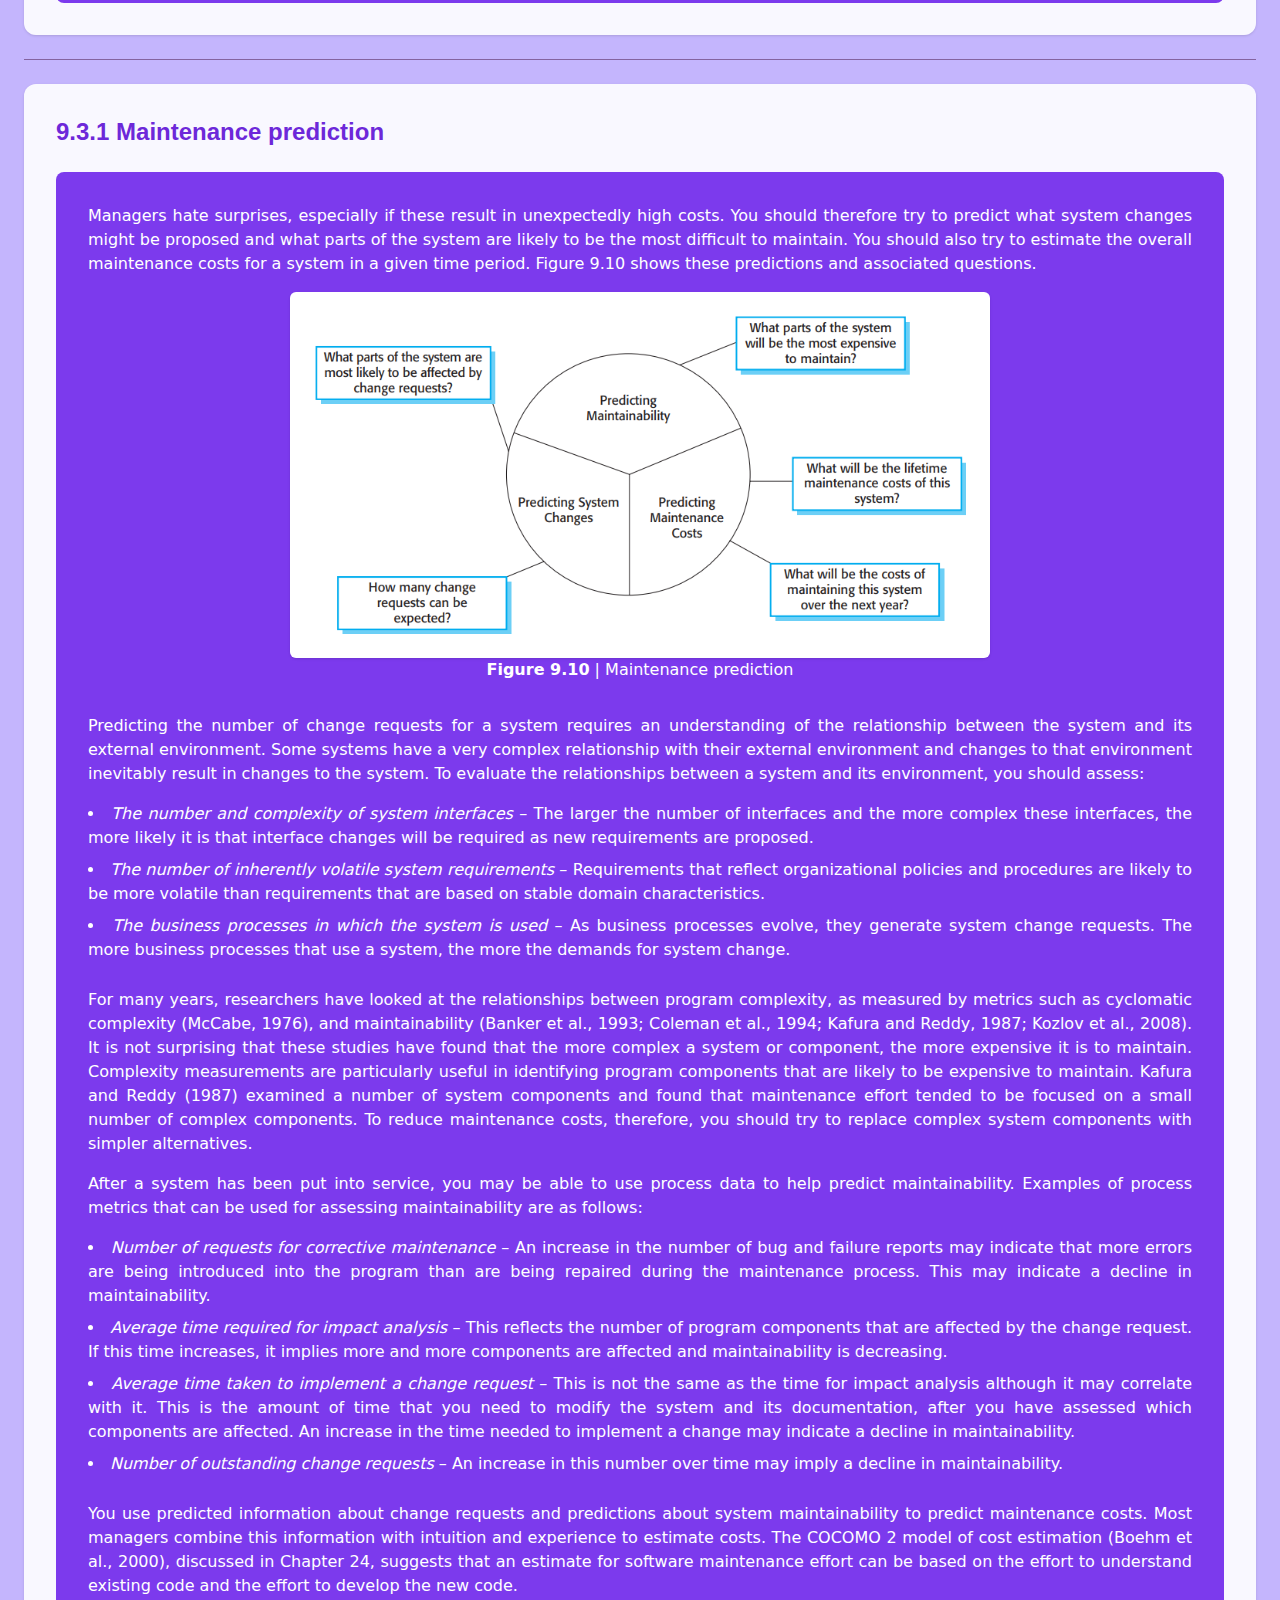
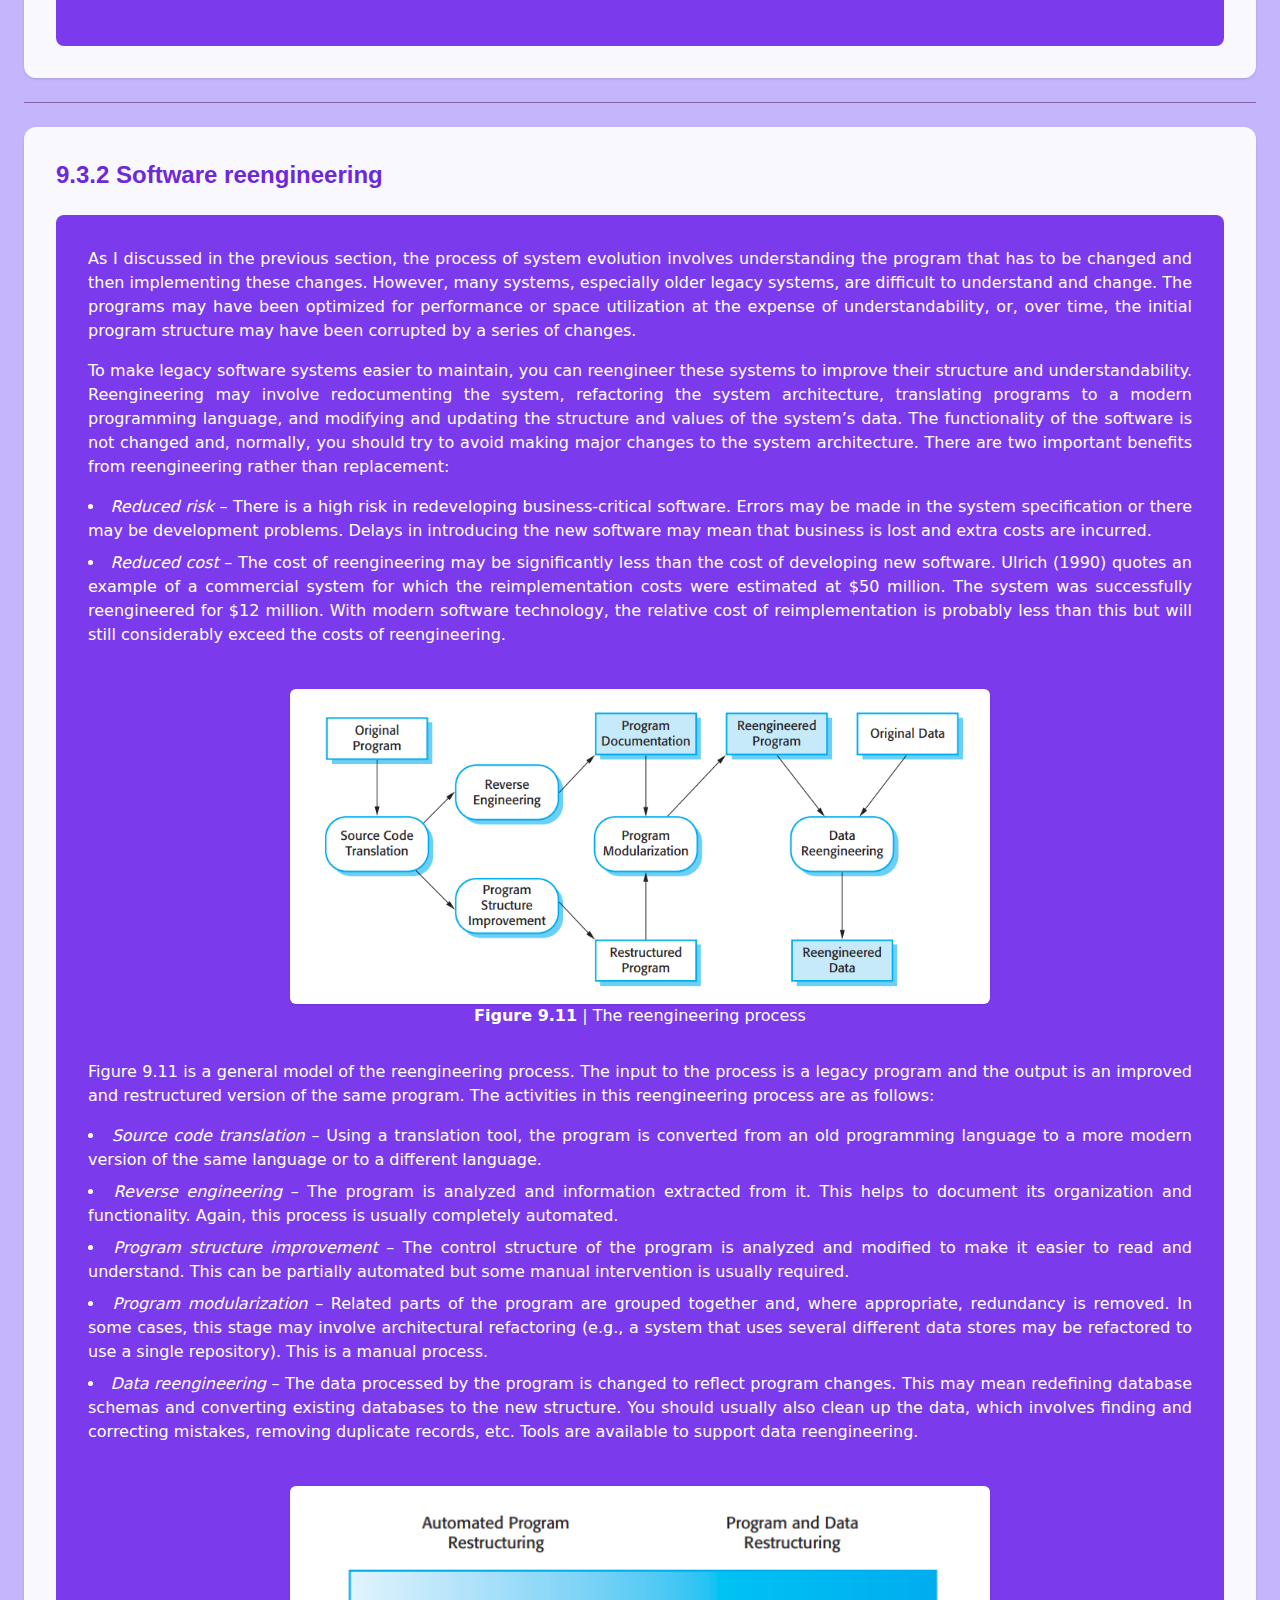
<file: chapter9.html>
<!DOCTYPE html>
<html lang="en">

<head>
    <meta charset="UTF-8">
    <meta name="viewport" content="width=device-width, initial-scale=1.0">
    <title>Software Evolution | hungry shark evolution</title>
    <link rel="icon" type="image/png" href="Derp-Pikachu.png">
    <link rel="stylesheet" href="src/output.css">
</head>

<body class="page-body">
    <header class="header ">
        <article class="header2">
            <div class="header3">
                <!-- Logo Section -->
                <section class="logo1">
                    <container class="logo2">
                        <span class="text-2xl sm:text-3xl">⚡</span>
                    </container>
                    <h2 class="logo3">
                        Software Engineering
                    </h2>
                </section>


                <nav class="nav1">
                    <a href="index.html" class="navtext">Home</a>
                    <a href="chapter2.html" class="navtext">Software Processes</a>
                    <a href="chapter8.html" class="navtext">Testing</a>
                    <a href="chapter9.html" class="navtext">Evolution</a>
                    <a href="chapter11.html" class="navtext">Dependability</a>
                </nav>
            </div>
        </article>
        <article class="h-1 bg-linear-to-r from-primary-600 to-accent-darker"></article>
    </header>

    <br>

    <main class="main">
        <article class="main-card1">
            <h1 class="title">Software Evolution</h1>
            <hr class="divider">

            <div class="image-center">
                <img src="chapter9-images/ron.jpg" alt="Software Engineering" class="banner-img">
            </div>
        </article>
        <br>

        <article class="main-card">
            <h2 class="section-title">Objectives</h2>
            <div class="content-box">

                <ul class="list">
                    <li>Understand that change is inevitable if software systems are to remain useful and that software
                        development and evolution may be integrated in a spiral model.</li>
                    <li>Understand software evolution processes and influences on these processes.</li>
                    <li>Have learned about different types of software maintenance and the factors that affect
                        maintenance
                        costs.</li>
                    <li>Understand how legacy systems can be assessed to decide whether they should be maintained or
                        replaced.</li>
                </ul>
            </div>
        </article>

        <br>

        <article class="main-card">
            <h2 class="section-title">Contents</h2>
            <div class="content-box">
                <ul class="content-list">
                    <li><a href="#9.1" class="content-link"><b>9.1</b> Evolution processes</a></li>
                    <li><a href="#9.2" class="content-link"><b>9.2</b> Program evolution dynamics</a></li>
                    <li><a href="#9.3" class="content-link"><b>9.3</b> Software maintenance</li></a>
                    <li><a href="#9.3.1" class="content-link"><b>9.3.1</b> Maintenance prediction</li></a>
                    <li><a href="#9.3.2" class="content-link"><b>9.3.2</b> Software reengineering</li></a>
                    <li><a href="#9.3.3" class="content-link"><b>9.3.3</b> Preventative maintenance by refactoring</li>
                    </a>
                    <li><a href="#9.4" class="content-link"><b>9.4</b> Legacy system management</li></a>
                </ul>
            </div>
        </article>

        <hr class="divider">

        <article class="main-card">
            <h2 class="section-title">Software Evolution</h2>
            <div class="content-box">
                <h2 class="section-title2">Introduction</h2>
                <section class="paragraphs">
                    <p>Software development does not stop when a system is delivered but continues
                        throughout the lifetime of the system. After a system has been deployed, it inevitably
                        has to change if it is to remain useful. Business changes and changes to user expectations
                        generate
                        new
                        requirements for the existing software. Parts of the software
                        may have to be modified to correct errors that are found in operation, to adapt it for
                        changes to its hardware and software platform, and to improve its performance or
                        other non-functional characteristics.</p>

                    <p>Software evolution is important because organizations have invested large
                        amounts of money in their software and are now completely dependent on these systems. Their
                        systems
                        are
                        critical business assets and they have to invest in system
                        change to maintain the value of these assets. Consequently, most large companies
                        spend more on maintaining existing systems than on new systems development.
                        Based on an informal industry poll, Erlikh (2000) suggests that 85–90% of organizational
                        software
                        costs
                        are evolution costs. Other surveys suggest that about two-thirds
                        of software costs are evolution costs. For sure, the costs of software change are a
                        large part of the IT budget for all companies.</p>

                    <p>Software evolution may be triggered by changing business requirements, by
                        reports of software defects, or by changes to other systems in a software system’s
                        environment. Hopkins and Jenkins (2008) have coined the term ‘brownfield software
                        development’ to describe situations in which software systems have to be developed
                        and managed in an environment where they are dependent on many other software
                        systems.</p>

                    <p>Therefore, the evolution of a system can rarely be considered in isolation.
                        Changes to the environment lead to system change that may then trigger further
                        environmental changes. Of course, the fact that systems have to evolve in a ‘systemsrich’
                        environment
                        often increases the difficulties and costs of evolution. As well as
                        understanding and analyzing an impact of a proposed change on the system itself,
                        you may also have to assess how this may affect other systems in the operational
                        environment.</p>

                    <p>Useful software systems often have a very long lifetime. For example, large military or
                        infrastructure
                        systems, such as air traffic control systems, may have a lifetime
                        of 30 years or more. Business systems are often more than 10 years old. Software
                        cost a lot of money so a company has to use a software system for many years to get
                        a return on its investment. Obviously, the requirements of the installed systems
                        change as the business and its environment change. Therefore, new releases of the
                        systems, incorporating changes, and updates, are usually created at regular intervals.
                    </p>

                    <p>You should, therefore, think of software engineering as a spiral process with
                        requirements, design, implementation, and testing going on throughout the lifetime
                        of the system (Figure 9.1). You start by creating release 1 of the system. Once delivered,
                        changes
                        are
                        proposed and the development of release 2 starts almost immediately. In fact, the need for
                        evolution
                        may
                        become obvious even before the system is
                        deployed so that later releases of the software may be under development before the
                        current version has been released.</p>

                    <figure class="image-center">
                        <img src="chapter9-images/figure9.1.png" alt="Spiral Model" class="content-img">
                        <p class="figure-caption"><b>Figure 9.1 </b> | A spiral model of development and
                            evolution</p>
                    </figure>

                    <p>This model of software evolution implies that a single organization is responsible
                        for both the initial software development and the evolution of the software. Most packaged
                        software
                        products are developed using this approach. For custom software,
                        a different approach is commonly used. A software company develops software for a
                        customer and the customer’s own development staff then take over the system. They
                        are responsible for software evolution. Alternatively, the software customer might
                        issue a separate contract to a different company for system support and evolution.</p>

                    <p>In this case, there are likely to be discontinuities in the spiral process. Requirements
                        and design documents may not be passed from one company to another. Companies
                        may merge or reorganize and inherit software from other companies, and then find
                        that this has to be changed. When the transition from development to evolution is not
                        seamless, the process of changing the software after delivery is often called ‘software
                        maintenance’. As
                        I discuss later in this chapter, maintenance involves extra
                        process activities, such as program understanding, in addition to the normal activities of
                        software
                        development.</p>

                    <figure class="image-center">
                        <img src="chapter9-images/figure9.2.png" alt="Evolution and Servicing" class="content-img">
                        <p class="figure-caption"><b>Figure 9.2</b> | Evolution and servicing</p>
                    </figure>

                    <p>Rajlich and Bennett (2000) proposed an alternative view of the software evolution
                        life cycle, as shown in Figure 9.2. In this model, they distinguish between evolution
                        and servicing. Evolution is the phase in which significant changes to the software
                        architecture and functionality may be made. During servicing, the only changes that
                        are made are relatively small, essential changes.</p>

                    <p>During evolution, the software is used successfully and there is a constant stream
                        of proposed requirements changes. However, as the software is modified, its structure tends to
                        degrade
                        and changes become more and more expensive. This often happens after a few years of use when
                        other
                        environmental changes, such as hardware
                        and operating systems, are also often required. At some stage in the life cycle, the
                        software reaches a transition point where significant changes, implementing new
                        requirements, become less and less cost effective.</p>

                    <p>At that stage, the software moves from evolution to servicing. During the servicing phase, the
                        software
                        is still useful and used but only small tactical changes are
                        made to it. During this stage, the company is usually considering how the software
                        can be replaced. In the final stage, phase-out, the software may still be used but no
                        further changes are being implemented. Users have to work around any problems
                        that they discover.</p>
                </section>
            </div>
        </article>

        <hr class="divider">

        <article class="main-card">
            <h2 id="9.1" class="section-title">9.1 Evolution Processes</h2>
            <div class="content-box">

                <section class="paragraphs">

                    <p>Software evolution processes vary depending on the type of software being maintained, the
                        development
                        processes used in an organization and the skills of the people involved. In some organizations,
                        evolution may be an informal process where
                        change requests mostly come from conversations between the system users and
                        developers. In other companies, it is a formalized process with structured documentation
                        produced at
                        each stage in the process.
                    </p>

                    <figure class="image-center">
                        <img src="chapter9-images/figure9.3.png" alt="A generic software evolution process"
                            class="content-img">
                        <p class="figure-caption"><b>Figure 9.3</b> | Change identification and evolution
                            processes</p>
                    </figure>

                    <p>System change proposals are the driver for system evolution in all organizations.
                        Change proposals may come from existing requirements that have not been implemented in the
                        released
                        system, requests for new requirements, bug reports from system
                        stakeholders, and new ideas for software improvement from the system development
                        team. The processes of change identification and system evolution are cyclic and
                        continue throughout the lifetime of a system (Figure 9.3).
                    </p>

                    <p>Change proposals should be linked to the components of the system that have to
                        be modified to implement these proposals. This allows the cost and the impact of the
                        change to be assessed. This is part of the general process of change management,
                        which also should ensure that the correct versions of components are included in
                        each system release. I cover change and configuration management in Chapter 25.
                    </p>

                    <figure class="image-center">
                        <img src="chapter9-images/figure9.4.png" alt="A generic software evolution process"
                            class="content-img">
                        <p class="figure-caption"><b>Figure 9.4</b> | The software evolution process</p>
                    </figure>

                    <p>Figure 9.4, adapted from Arthur (1988), shows an overview of the evolution process.
                        The process includes the fundamental activities of change analysis, release planning,
                        system implementation, and releasing a system to customers. The cost and impact of
                        these changes are assessed to see how much of the system is affected by the change and
                        how much it might cost to implement the change. If the proposed changes are accepted,
                        a new release of the system is planned. During release planning, all proposed changes
                        (fault repair, adaptation, and new functionality) are considered. A decision is then made
                        on which changes to implement in the next version of the system. The changes are
                        implemented and validated, and a new version of the system is released. The process
                        then iterates with a new set of changes proposed for the next release.
                    </p>


                    <p>
                        You can think of change implementation as an iteration of the development
                        process, where the revisions to the system are designed, implemented, and tested.
                        However, a critical difference is that the first stage of change implementation may
                        involve program understanding, especially if the original system developers are not
                        responsible for change implementation. During this program understanding phase,
                        you have to understand how the program is structured, how it delivers functionality,
                        and how the proposed change might affect the program. You need this understanding
                        to make sure that the implemented change does not cause new problems when it is
                        introduced into the existing system.
                    </p>

                    <p>
                        Ideally, the change implementation stage of this process should modify the system specification,
                        design,
                        and implementation to reflect the changes to the system
                        (Figure 9.5). New requirements that reflect the system changes are proposed, analyzed, and
                        validated.
                        System components are redesigned and implemented and the
                        system is retested. If appropriate, prototyping of the proposed changes may be carried out as
                        part
                        of
                        the change analysis process.
                    </p>

                    <p>
                        During the evolution process, the requirements are analyzed in detail and implications of the
                        changes
                        emerge that were not apparent in the earlier change analysis
                        process. This means that the proposed changes may be modified and further customer discussions
                        may
                        be
                        required before they are implemented.
                    </p>

                    <p>
                        Change requests sometimes relate to system problems that have to be tackled
                        urgently. These urgent changes can arise for three reasons:
                    </p>

                    <ol class="list">
                        <li>If a serious system fault occurs that has to be repaired to allow normal operation to
                            continue.
                        </li>
                        <li>If changes to the system's operating environment have unexpected effects that disrupt
                            normal
                            operation.</li>
                        <li>If there are unanticipated changes to the business running the system, such as the
                            emergence
                            of
                            new competitors or the introduction of new legislation that affects the system.</li>
                    </ol>

                    <figure class="image-center">
                        <img src="chapter9-images/figure9.5.png" alt="figure 9.5" class="content-img">
                        <p class="figure-caption"><b>Figure 9.5 </b> | Change implementation</p>
                    </figure>


                    <figure class="image-center">
                        <img src="chapter9-images/figure9.6.png" alt="figure 9.6" class="content-img">
                        <p sclass="figure-caption"><b>Figure 9.6</b> | The emergency repair process</p>
                    </figure>

                    <p>
                        In these cases, the need to make the change quickly means that you may not be
                        able to follow the formal change analysis process. Rather than modify the requirements and
                        design,
                        you
                        make an emergency fix to the program to solve the immediate problem (Figure 9.6). However, the
                        danger is
                        that the requirements, the software
                        design, and the code become inconsistent. Although you may intend to document
                        the change in the requirements and design, additional emergency fixes to the software may then
                        be
                        needed. These take priority over documentation. Eventually, the
                        original change is forgotten and the system documentation and code are never
                        realigned.
                    </p>

                    <p>
                        Emergency system repairs usually have to be completed as quickly as possible.
                        You chose a quick and workable solution rather than the best solution as far as system structure
                        is
                        concerned. This accelerates the process of software ageing so that
                        future changes become progressively more difficult and maintenance costs increase.
                    </p>

                    <p>
                        Ideally, when emergency code repairs are made the change request should remain
                        outstanding after the code faults have been fixed. It can then be reimplemented more
                        carefully after further analysis. Of course, the code of the repair may be reused. An
                        alternative, better solution to the problem may be discovered when more time is
                        available for analysis. In practice, however, it is almost inevitable that these improvements
                        will
                        have
                        a low priority. They are often forgotten and, if further system
                        changes are made, it then becomes unrealistic to redo the emergency repairs.
                    </p>

                    <p>
                        Agile methods and processes, discussed in Chapter 3, may be used for program
                        evolution as well as program development. In fact, because these methods are based
                        on incremental development, making the transition from agile development to postdelivery
                        evolution
                        should be seamless. Techniques such as automated regression testing
                        are useful when system changes are made. Changes may be expressed as user stories
                        and customer involvement can prioritize changes that are required in an operational
                        system. In short, evolution simply involves continuing the agile development process.
                    </p>

                    <p>
                        However, problems may arise in situations in which there is a handover from a
                        development team to a separate team responsible for evolution. There are two potentially
                        problematic
                        situations:
                    </p>

                    <ol class="list">
                        <li>
                            Where the development team has used an agile approach but the evolution team
                            is unfamiliar with agile methods and prefers a plan-based approach. The evolution team
                            may
                            expect detailed documentation to support evolution and this is
                            rarely produced in agile processes. There may be no definitive statement of the
                            system requirements that can be modified as changes are made to the system.
                        </li>
                        <br>
                        <li>
                            Where a plan-based approach has been used for development but the evolution
                            team prefers to use agile methods. In this case, the evolution team may have to
                            start from scratch developing automated tests and the code in the system may
                            not have been refactored and simplified as is expected in agile development. In
                            this case, some reengineering may be required to improve the code before it can
                            be used in an agile development process.
                        </li>
                    </ol>
                    <br>
                    <p>
                        Poole and Huisman (2001) report on their experiences in using Extreme Programming
                        for maintaining a large system that was originally developed using a plan-based
                        approach. After reengineering the system to improve its structure, XP was used very
                        successfully in the maintenance process.
                    </p>
                </section>
            </div>
        </article>

        <hr class="divider">

        <article class="main-card">
            <h2 id="9.2" class="section-title">9.2 Program Evolution Dynamics</h2>
            <div class="content-box">

                <section class="paragraphs">
                    <p>
                        Program evolution dynamics is the study of system change. In the 1970s and 1980s,
                        Lehman and Belady (1985) carried out several empirical studies of system change
                        with a view to understanding more about characteristics of software evolution. The
                        work continued in the 1990s as Lehman and others investigated the significance of
                        feedback in evolution processes (Lehman, 1996; Lehman et al., 1998; Lehman et al.,
                        2001). From these studies, they proposed ‘Lehman’s laws’ concerning system change
                        (Figure 9.7).
                    </p>

                    <figure class="image-center">
                        <img src="chapter9-images/figure9.7.png" alt="figure 9.7" class="content-img">
                        <p class="figure-caption"><b>Figure 9.7 </b> | Lehman’s laws</p>
                    </figure>

                    <p>
                        Lehman and Belady claim these laws are likely to be true for all types of large
                        organizational software systems (what they call E-type systems). These are systems
                        in which the requirements are changing to reflect changing business needs. New
                        releases of the system are essential for the system to provide business value.
                    </p>

                    <p>
                        The first law states that system maintenance is an inevitable process. As the system’s
                        environment
                        changes, new requirements emerge and the system must be modified. When the modified system is
                        reintroduced to the environment, this promotes
                        more environmental changes, so the evolution process starts again.
                    </p>

                    <p>
                        The second law states that, as a system is changed, its structure is degraded. The only
                        way to avoid this happening is to invest in preventative maintenance. You spend time
                        improving the software structure without adding to its functionality. Obviously, this
                        means additional costs, over and above those of implementing required system changes.
                    </p>

                    <p>
                        The third law is, perhaps, the most interesting and the most contentious of
                        Lehman’s laws. It suggests that large systems have a dynamic of their own that is
                        established at an early stage in the development process. This determines the gross
                        trends of the system maintenance process and limits the number of possible system
                        changes. Lehman and Belady suggest that this law is a consequence of structural factors that
                        influence
                        and constrain system change, and organizational factors that
                        affect the evolution process.
                    </p>

                    <p>
                        The structural factors that affect the third law come from the complexity of large
                        systems. As you change and extend a program, its structure tends to degrade. This is
                        true of all types of system (not just software) and it occurs because you are adapting
                        a structure intended for one purpose for a different purpose. This degradation, if
                        unchecked, makes it more and more difficult to make further changes to the program. Making small
                        changes
                        reduces the extent of structural degradation and so
                        lessens the risks of causing serious system dependability problems. If you try and
                        make large changes, there is a high probability that these will introduce new faults.
                        These then inhibit further program changes.
                    </p>

                    <p>
                        The organizational factors that affect the third law reflect the fact that large systems are
                        usually
                        produced by large organizations. These companies have internal
                        bureaucracies that set the change budget for each system and control the decisionmaking process.
                        Companies have to make decisions on the risks and value of the changes and the costs involved.
                        Such
                        decisions take time to make and, sometimes, it
                        takes longer to decide on the changes to be made than change implementation. The
                        speed of the organization’s decision-making processes therefore governs the rate of
                        change of the system
                    </p>

                    <p>
                        Lehman’s fourth law suggests that most large programming projects work in a
                        ‘saturated’ state. That is, a change to resources or staffing has imperceptible effects
                        on the long-term evolution of the system. This is consistent with the third law, which
                        suggests that program evolution is largely independent of management decisions.
                        This law confirms that large software development teams are often unproductive
                        because communication overheads dominate the work of the team.
                    </p>

                    <p>
                        Lehman’s fifth law is concerned with the change increments in each system
                        release. Adding new functionality to a system inevitably introduces new system
                        faults. The more functionality added in each release, the more faults there will be.
                        Therefore, a large increment in functionality in one system release means that this
                        will have to be followed by a further release in which the new system faults are
                        repaired. Relatively little new functionality should be included in this release. This
                        law suggests that you should not budget for large functionality increments in each
                        release without taking into account the need for fault repair.
                    </p>

                    <p>
                        The first five laws were in Lehman’s initial proposals; the remaining laws were
                        added after further work. The sixth and seventh laws are similar and essentially say
                        that users of software will become increasingly unhappy with it unless it is maintained and new
                        functionality is added to it. The final law reflects the most recent
                        work on feedback processes, although it is not yet clear how this can be applied in
                        practical software development.
                    </p>

                    <p>
                        Lehman’s observations seem generally sensible. They should be taken into
                        account when planning the maintenance process. It may be that business considerations require
                        them
                        to be
                        ignored at any one time. For example, for marketing reasons, it may be necessary to make several
                        major
                        system changes in a single release.
                        The likely consequences of this are that one or more releases devoted to error repair
                        are likely to be required. You often see this in personal computer software when a
                        major new release of an application is often quickly followed by a bug repair update.
                    </p>
                </section>
            </div>
        </article>

        <hr class="divider">

        <article class="main-card">
            <h2 id="9.3" class="section-title">
                9.3 Software maintenance
            </h2>
            <div class="content-box">

                <section class="paragraphs">
                    <p>
                        Software maintenance is the general process of changing a system after it has been
                        delivered. The term is usually applied to custom software in which separate development groups
                        are
                        involved before and after delivery. The changes made to the software
                        may be simple changes to correct coding errors, more extensive changes to correct
                        design errors, or significant enhancements to correct specification errors or accommodate new
                        requirements. Changes are implemented by modifying existing system
                        components and, where necessary, by adding new components to the system.
                    </p>

                    <p>
                        There are three different types of software maintenance:
                    </p>

                    <ol class="list">
                        <li>
                            Fault repairs Coding errors are usually relatively cheap to correct; design errors
                            are more expensive as they may involve rewriting several program components.
                            Requirements errors are the most expensive to repair because of the extensive
                            system redesign which may be necessary.
                        </li>

                        <li>
                            Environmental adaptation This type of maintenance is required when some
                            aspect of the system’s environment such as the hardware, the platform operating
                            system, or other support software changes. The application system must be
                            modified to adapt it to cope with these environmental changes.
                        </li>

                        <li>
                            Functionality addition This type of maintenance is necessary when the system
                            requirements change in response to organizational or business change. The scale
                            of the changes required to the software is often much greater than for the other
                            types of maintenance.
                        </li>
                    </ol>

                    <br>

                    <p>
                        In practice, there is not a clear-cut distinction between these types of maintenance. When you
                        adapt
                        the
                        system to a new environment, you may add functionality
                        to take advantage of new environmental features. Software faults are often exposed
                        because users use the system in unanticipated ways. Changing the system to accommodate their way
                        of
                        working is the best way to fix these faults.
                    </p>

                    <p>
                        These types of maintenance are generally recognized but different people sometimes give them
                        different
                        names. ‘Corrective maintenance’ is universally used to
                        refer to maintenance for fault repair. However, ‘adaptive maintenance’ sometimes
                        means adapting to a new environment and sometimes means adapting the software to
                        new requirements. ‘Perfective maintenance’ sometimes means perfecting the software by
                        implementing
                        new
                        requirements; in other cases it means maintaining the
                        functionality of the system but improving its structure and its performance. Because
                        of this naming uncertainty, I have avoided the use of all of these terms in this chapter.
                    </p>

                    <p>
                        There have been several studies of software maintenance which have looked at
                        the relationships between maintenance and development and between different
                        maintenance activities (Krogstie et al., 2005; Lientz and Swanson, 1980; Nosek and
                        Palvia, 1990; Sousa, 1998). Because of differences in terminology, the details of
                        these studies cannot be compared. In spite of changes in technology and different
                        application domains, it seems that there has been remarkably little change in the distribution
                        of
                        evolution effort since the 1980s.
                    </p>

                    <p>
                        The surveys broadly agree that software maintenance takes up a higher proportion
                        of IT budgets than new development (roughly two-thirds maintenance, one-third
                        development). They also agree that more of the maintenance budget is spent on
                        implementing new requirements than on fixing bugs. Figure 9.8 shows an approximate distribution
                        of
                        maintenance costs. The specific percentages will obviously vary
                        from one organization to another but, universally, repairing system faults is not the
                        most expensive maintenance activity. Evolving the system to cope with new environments and new
                        or
                        changed requirements consumes most maintenance effort.
                    </p>

                    <figure class="image-center">
                        <img src="chapter9-images/9.8.png" alt="figure 9.8" class="content-img">
                        <p class="figure-caption"><b>Figure 9.8</b> | Maintenance effort distribution</p>
                    </figure>

                    <p>
                        The relative costs of maintenance and new development vary from one application domain to
                        another.
                        Guimaraes (1983) found that the maintenance costs for business application systems are broadly
                        comparable with system development costs.
                        For embedded real-time systems, maintenance costs were up to four times more than
                        development costs. The high reliability and performance requirements of these systems mean that
                        modules
                        have to be tightly linked and hence difficult to change.
                        Although these estimates are more than 25 years old, it is unlikely that the cost distributions
                        for
                        different types of system have significantly changed.
                    </p>

                    <p>
                        It is usually cost effective to invest effort in designing and implementing a system to
                        reduce the costs of future changes. Adding new functionality after delivery is expensive
                        because you have to spend time learning the system and analyzing the impact of the proposed
                        changes.
                        Therefore, work done during development to make the software easier
                        to understand and change is likely to reduce evolution costs. Good software engineering
                        techniques, such as precise specification, the use of object-oriented development, and
                        configuration management, contribute to maintenance cost reduction.
                    </p>

                    <p>
                        Figure 9.9 shows how overall lifetime costs may decrease as more effort is
                        expended during system development to produce a maintainable system. Because of
                        the potential reduction in costs of understanding, analysis, and testing, there is a significant
                        multiplier effect when the system is developed for maintainability. For
                        System 1, extra development costs of $25,000 are invested in making the system
                        more maintainable. This results in a savings of $100,000 in maintenance costs over the lifetime
                        of
                        the
                        system. This assumes that a percentage increase in development
                        costs results in a comparable percentage decrease in overall system costs.
                    </p>

                    <figure class="image-center">
                        <img src="chapter9-images/9.9.png" alt="figure 9.9" class="content-img">
                        <p class="figure-caption"><b>Figure 9.9</b> | Development and maintenance costs</p>
                    </figure>

                    <b class="boldy">
                        LEGACY SYSTEMS
                    </b>

                    <p>
                        Legacy systems are old systems that are still useful and are sometimes critical to business
                        operation. They may
                        be implemented using outdated languages and technology or may use other systems that are
                        expensive
                        to
                        maintain. Often their structure has been degraded by change and documentation is missing or
                        out
                        of
                        date.
                        Nevertheless, it may not be cost effective to replace these systems. They may only be used
                        at
                        certain times
                        of the year or it may be too risky to replace them because the specification has been lost.
                    </p>

                    <hlink class="figure-caption">
                        <a
                            href="http://www.SoftwareEngineering-9.com/Web/LegacySys/"><b>http://www.SoftwareEngineering-9.com/Web/LegacySys/</b></a>
                    </hlink>


                    <p>
                        These estimates are hypothetical but there is no doubt that developing software to
                        make it more maintainable is cost effective, when the whole life costs of the software
                        are taken into account. This is the rationale for refactoring in agile development.
                        Without refactoring, the code becomes more and more difficult and expensive to
                        change. However, in plan-based development, the reality is that additional investment in code
                        improvement is rarely made during development. This is mostly due to
                        the ways most organizations run their budgets. Investing in maintainability leads to
                        short-term cost increases, which are measurable. Unfortunately, the long-term gains
                        can’t be measured at the same time so companies are reluctant to spend money for an
                        unknown future return.
                    </p>

                    <p>
                        It is usually more expensive to add functionality after a system is in operation than
                        it is to implement the same functionality during development. The reasons for this are:
                    </p>

                    <ol class="list">
                        <li>
                            <em>Team stability</em> – After a system has been delivered, it is normal for the
                            development
                            team to be broken up and for people to work on new projects. The new team or the
                            individuals
                            responsible for system maintenance do not understand the system or the background to
                            system
                            design decisions. They need to spend time understanding the existing system before
                            implementing
                            changes to it.
                        </li>
                        <li>
                            <em>Poor development practice</em> – The contract to maintain a system is usually
                            separate
                            from
                            the system development contract. The maintenance contract may be given to a different
                            company
                            rather than the original system developer. This factor, along with the lack of team
                            stability,
                            means that there is no incentive for a development team to write maintainable software.
                            If a
                            development team can cut corners to save effort during development it is worthwhile for
                            them
                            to
                            do so, even if this makes the software more difficult to change in the future.
                        </li>
                        <li>
                            <em>Staff skills</em> – Maintenance staff are often relatively inexperienced and
                            unfamiliar
                            with
                            the application domain. Maintenance has a poor image among software engineers. It is
                            seen as
                            a
                            less-skilled process than system development and is often allocated to the most junior
                            staff.
                            Furthermore, old systems may be written in obsolete programming languages. The
                            maintenance
                            staff
                            may not have much experience of development in these languages and must learn them to
                            maintain
                            the system.
                        </li>

                        <li>
                            <em>Program age and structure</em> – As changes are made to programs, their structure
                            tends to degrade. Consequently, as programs age, they become harder to understand and
                            change.
                            Some systems have been developed without modern software
                            engineering techniques. They may never have been well structured and were
                            perhaps optimized for efficiency rather than understandability. System documentation may
                            be
                            lost
                            or inconsistent. Old systems may not have been subject to
                            stringent configuration management so time is often wasted finding the right
                            versions of system components to change.

                        </li>
                    </ol>
                    <br>

                    <b class="boldy">
                        DOCUMENTATION
                    </b>

                    <p>
                        System documentation can help the maintenance process by providing maintainers with
                        information
                        about the
                        structure and organization of the system and the features that it offers to system users.
                        Although
                        proponents of
                        agile approaches such as XP suggest that the code should be the principal documentation,
                        higher-level design
                        models and information about dependencies and constraints can make it easier to understand
                        and
                        make
                        changes to the code.
                    </p>

                    <p>
                        I have written a separate chapter on documentation that you can download.
                    </p>

                    <hlink class="figure-caption">
                        <a
                            href="http://www.SoftwareEngineering-9.com/Web/ExtraChaps/Documentation.pdf"><b>http://www.SoftwareEngineering-9.com/Web/ExtraChaps/Documentation.pdf</b></a>
                    </hlink>

                    <p>
                        The first three of these problems stem from the fact that many organizations still
                        consider development and maintenance to be separate activities. Maintenance is seen
                        as a second-class activity and there is no incentive to spend money during development
                        to reduce the costs of system change. The only long-term solution to this problem is to
                        accept that systems rarely have a defined lifetime but continue in use, in some form,
                        for an indefinite period. As I suggested in the introduction, you should think of systems as
                        evolving
                        throughout their lifetime through a continual development process.
                    </p>

                    <p>
                        The fourth issue, the problem of degraded system structure, is the easiest problem
                        to address. Software reengineering techniques (described later in this chapter) may
                        be applied to improve the system structure and understandability. Architectural
                        transformations can adapt the system to new hardware. Refactoring can improve the
                        quality of the system code and make it easier to change.
                    </p>
                </section>
            </div>
        </article>

        <hr class="divider">

        <article class="main-card">
            <h2 id="9.3.1" class="section-title">
                9.3.1 Maintenance prediction
            </h2>
            <div class="content-box">

                <section class="paragraphs">
                    <p>
                        Managers hate surprises, especially if these result in unexpectedly high costs. You
                        should therefore try to predict what system changes might be proposed and what
                        parts of the system are likely to be the most difficult to maintain. You should also
                        try to estimate the overall maintenance costs for a system in a given time period.
                        Figure 9.10 shows these predictions and associated questions.
                    </p>

                    <figure class="image-center">
                        <img src="chapter9-images/9.10.png" alt="figure 9.10" class="content-img">
                        <p class="figure-caption">
                            <b>Figure 9.10</b> | Maintenance prediction
                        </p>
                    </figure>

                    <p>
                        Predicting the number of change requests for a system requires an understanding
                        of the relationship between the system and its external environment. Some systems
                        have a very complex relationship with their external environment and changes to that
                        environment
                        inevitably result in changes to the system. To evaluate the relationships
                        between a system and its environment, you should assess:
                    </p>

                    <ol class="list">
                        <li>
                            <em>The number and complexity of system interfaces</em> – The larger the number of
                            interfaces
                            and the more complex these interfaces, the more likely it is that interface changes will
                            be
                            required as new requirements are proposed.
                        </li>
                        <li>
                            <em>The number of inherently volatile system requirements</em> – Requirements that
                            reflect
                            organizational policies and procedures are likely to be more volatile than requirements
                            that
                            are
                            based on stable domain characteristics.
                        </li>
                        <li>
                            <em>The business processes in which the system is used</em> – As business processes
                            evolve,
                            they
                            generate system change requests. The more business processes that use a system, the more
                            the
                            demands for system change.
                        </li>
                    </ol>
                    <br>

                    <p>
                        For many years, researchers have looked at the relationships between program complexity, as
                        measured
                        by
                        metrics such as cyclomatic complexity (McCabe, 1976), and
                        maintainability (Banker et al., 1993; Coleman et al., 1994; Kafura and Reddy, 1987;
                        Kozlov et al., 2008). It is not surprising that these studies have found that the more
                        complex a system or component, the more expensive it is to maintain. Complexity
                        measurements are particularly useful in identifying program components that are
                        likely to be expensive to maintain. Kafura and Reddy (1987) examined a number of
                        system components and found that maintenance effort tended to be focused on a small
                        number of complex components. To reduce maintenance costs, therefore, you should
                        try to replace complex system components with simpler alternatives.
                    </p>

                    <p>
                        After a system has been put into service, you may be able to use process data to
                        help predict maintainability. Examples of process metrics that can be used for
                        assessing maintainability are as follows:
                    </p>

                    <ol class="list">
                        <li>
                            <em>Number of requests for corrective maintenance</em> – An increase in the number of
                            bug
                            and
                            failure reports may indicate that more errors are being introduced into the program than
                            are
                            being repaired during the maintenance process. This may indicate a decline in
                            maintainability.
                        </li>
                        <li>
                            <em>Average time required for impact analysis</em> – This reflects the number of program
                            components that are affected by the change request. If this time increases, it implies
                            more
                            and
                            more components are affected and maintainability is decreasing.
                        </li>
                        <li>
                            <em>Average time taken to implement a change request</em> – This is not the same as the
                            time
                            for
                            impact analysis although it may correlate with it. This is the amount of time that you
                            need
                            to
                            modify the system and its documentation, after you have assessed which components are
                            affected.
                            An increase in the time needed to implement a change may indicate a decline in
                            maintainability.
                        </li>
                        <li>
                            <em>Number of outstanding change requests</em> – An increase in this number over time
                            may
                            imply
                            a decline in maintainability.
                        </li>
                    </ol>
                    <br>

                    <p>
                        You use predicted information about change requests and predictions about system maintainability
                        to
                        predict maintenance costs. Most managers combine this information with intuition and experience
                        to
                        estimate costs. The COCOMO 2 model of
                        cost estimation (Boehm et al., 2000), discussed in Chapter 24, suggests that an estimate for
                        software
                        maintenance effort can be based on the effort to understand existing code and the effort to
                        develop
                        the
                        new code.
                    </p>
                </section>
            </div>
        </article>

        <hr class="divider">

        <article class="main-card">
            <h2 id="9.3.2" class="section-title">
                9.3.2 Software reengineering
            </h2>
            <div class="content-box">

                <section class="paragraphs">
                    <p>
                        As I discussed in the previous section, the process of system evolution involves
                        understanding the program that has to be changed and then implementing these
                        changes. However, many systems, especially older legacy systems, are difficult to
                        understand and change. The programs may have been optimized for performance or
                        space utilization at the expense of understandability, or, over time, the initial program
                        structure
                        may
                        have been corrupted by a series of changes.
                    </p>

                    <p>
                        To make legacy software systems easier to maintain, you can reengineer these
                        systems to improve their structure and understandability. Reengineering may involve
                        redocumenting the system, refactoring the system architecture, translating programs
                        to a modern programming language, and modifying and updating the structure and
                        values of the system’s data. The functionality of the software is not changed and,
                        normally, you should try to avoid making major changes to the system architecture.
                        There are two important benefits from reengineering rather than replacement:
                    </p>

                    <ol class="list">
                        <li>
                            <em>Reduced risk</em> – There is a high risk in redeveloping business-critical software.
                            Errors
                            may be made in the system specification or there may be development problems. Delays in
                            introducing the new software may mean that business is lost and extra costs are
                            incurred.
                        </li>
                        <li>
                            <em>Reduced cost</em> – The cost of reengineering may be significantly less than the
                            cost of
                            developing new software. Ulrich (1990) quotes an example of a commercial system for
                            which
                            the
                            reimplementation costs were estimated at $50 million. The system was successfully
                            reengineered
                            for $12 million. With modern software technology, the relative cost of reimplementation
                            is
                            probably less than this but will still considerably exceed the costs of reengineering.
                        </li>
                    </ol>
                    <br>

                    <figure class="image-center">
                        <img src="chapter9-images/9.11.png" alt="figure 9.11" class="content-img">
                        <p class="figure-caption">
                            <b>Figure 9.11</b> | The reengineering process
                        </p>
                    </figure>

                    <p>
                        Figure 9.11 is a general model of the reengineering process. The input to the
                        process is a legacy program and the output is an improved and restructured version
                        of the same program. The activities in this reengineering process are as follows:
                    </p>

                    <ol class="list">
                        <li>
                            <em>Source code translation</em> – Using a translation tool, the program is converted
                            from
                            an
                            old programming language to a more modern version of the same language or to a different
                            language.
                        </li>
                        <li>
                            <em>Reverse engineering</em> – The program is analyzed and information extracted from
                            it.
                            This
                            helps to document its organization and functionality. Again, this process is usually
                            completely
                            automated.
                        </li>
                        <li>
                            <em>Program structure improvement</em> – The control structure of the program is
                            analyzed
                            and
                            modified to make it easier to read and understand. This can be partially automated but
                            some
                            manual intervention is usually required.
                        </li>
                        <li>
                            <em>Program modularization</em> – Related parts of the program are grouped together and,
                            where
                            appropriate, redundancy is removed. In some cases, this stage may involve architectural
                            refactoring (e.g., a system that uses several different data stores may be refactored to
                            use
                            a
                            single repository). This is a manual process.
                        </li>
                        <li>
                            <em>Data reengineering</em> – The data processed by the program is changed to reflect
                            program
                            changes. This may mean redefining database schemas and converting existing databases to
                            the
                            new
                            structure. You should usually also clean up the data, which involves finding and
                            correcting
                            mistakes, removing duplicate records, etc. Tools are available to support data
                            reengineering.
                        </li>
                    </ol>
                    <br>

                    <article class="image-center">
                        <img src="chapter9-images/9.12.png" alt="figure 9.12" class="content-img">
                        <p class="figure-caption">
                            <b>Figure 9.12</b> | Reengineering approaches
                        </p>
                    </article>

                    <p>
                        Program reengineering may not necessarily require all of the steps in Figure 9.11.
                        You don’t need source code translation if you still use the application’s programming
                        language. If you can do all reengineering automatically, then recovering documentation through
                        reverse
                        engineering may be unnecessary. Data reengineering is only
                        required if the data structures in the program change during system reengineering.
                    </p>

                    <p>
                        To make the reengineered system interoperate with the new software, you may
                        have to develop adaptor services, as discussed in Chapter 19. These hide the original
                        interfaces of the software system and present new, better-structured interfaces that
                        can be used by other components. This process of legacy system wrapping is an
                        important technique for developing large-scale reusable services.
                    </p>

                    <p>
                        The costs of reengineering obviously depend on the extent of the work that is
                        carried out. There is a spectrum of possible approaches to reengineering, as shown
                        in Figure 9.12. Costs increase from left to right so that source code translation is
                        the cheapest option. Reengineering as part of architectural migration is the most
                        expensive.
                    </p>

                    <p>
                        The problem with software reengineering is that there are practical limits to how
                        much you can improve a system by reengineering. It isn’t possible, for example, to convert a
                        system
                        written using a functional approach to an object-oriented system. Major
                        architectural changes or radical reorganizing of the system data management cannot be
                        carried out automatically, so they are very expensive. Although reengineering can
                        improve maintainability, the reengineered system will probably not be as maintainable
                        as a new system developed using modern software engineering methods.
                    </p>
                </section>
            </div>
        </article>

        <hr class="divider">

        <article class="main-card">
            <h2 id="9.3.3" class="section-title">
                9.3.3 Preventative maintenance by refactoring
            </h2>
            <div class="content-box">

                <section class="paragraphs">
                    <p>
                        Refactoring is the process of making improvements to a program to slow down degradation through
                        change
                        (Opdyke and Johnson, 1990). It means modifying a program to
                        improve its structure, to reduce its complexity, or to make it easier to understand.
                        Refactoring is sometimes considered to be limited to object-oriented development but
                        the principles can be applied to any development approach. When you refactor a program, you
                        should
                        not
                        add functionality but should concentrate on program improvement. You can therefore think of
                        refactoring
                        as ‘preventative maintenance’ that reduces
                        the problems of future change.
                    </p>

                    <p>
                        Although reengineering and refactoring are both intended to make software easier
                        to understand and change, they are not the same thing. Reengineering takes place
                        after a system has been maintained for some time and maintenance costs are increasing. You use
                        automated
                        tools to process and reengineer a legacy system to create a
                        new system that is more maintainable. Refactoring is a continuous process of
                        improvement throughout the development and evolution process. It is intended to
                        avoid the structure and code degradation that increases the costs and difficulties of
                        maintaining a system.
                    </p>

                    <p>
                        Refactoring is an inherent part of agile methods such as extreme programming
                        because these methods are based around change. Program quality is therefore liable to
                        degrade quickly so agile developers frequently refactor their programs to avoid this
                        degradation. The emphasis on regression testing in agile methods lowers the risk of
                        introducing new errors through refactoring. Any errors that are introduced should be
                        detectable as previously successful tests should then fail. However, refactoring is not
                        dependent on other ‘agile activities’ and can be used with any approach to development.
                    </p>

                    <p>
                        Fowler et al. (1999) suggest that there are stereotypical situations (he calls them
                        ‘bad smells’) in which the code of a program can be improved. Examples of bad
                        smells that can be improved through refactoring include:
                    </p>

                    <ol class="list">
                        <li>
                            <em>Duplicate code</em> – The same or very similar code may be included at different
                            places
                            in a
                            program. This can be removed and implemented as a single method or function that is
                            called
                            as
                            required.
                        </li>
                        <li>
                            <em>Long methods</em> – If a method is too long, it should be redesigned as a number of
                            shorter
                            methods.
                        </li>
                        <li>
                            <em>Switch (case) statements</em> – These often involve duplication, where the switch
                            depends on
                            the type of some value. The switch statements may be scattered around a program. In
                            object-oriented languages, you can often use polymorphism to achieve the same thing.
                        </li>
                        <li>
                            <em>Data clumping</em> – Data clumps occur when the same group of data items (fields in
                            classes,
                            parameters in methods) reoccur in several places in a program. These can often be
                            replaced
                            with
                            an object encapsulating all of the data.
                        </li>
                        <li>
                            <em>Speculative generality</em> – This occurs when developers include generality in a
                            program in
                            case it is required in future. This can often simply be removed.
                        </li>
                    </ol>
                    <br>

                    <p>
                        Fowler, in his book and website, also suggests some primitive refactoring transformations that
                        can
                        be
                        used singly or together to deal with the bad smells. Examples
                        of these transformations include Extract method, where you remove duplication and
                        create a new method; Consolidate conditional expression, where you replace a
                        sequence of tests with a single test; and Pull up method, where you replace similar
                        methods in subclasses with a single method in a super class. Interactive development
                        environments, such as Eclipse, include refactoring support in their editors. This
                        makes it easier to find dependent parts of a program that have to be changed to
                        implement the refactoring.
                    </p>

                    <p>
                        Refactoring, carried out during program development, is an effective way to
                        reduce the long-term maintenance costs of a program. However, if you take over a
                        program for maintenance whose structure has been significantly degraded, then it
                        may be practically impossible to refactor the code alone. You may also have to think
                        about design refactoring, which is likely to be a more expensive and difficult problem. Design
                        refactoring involves identifying relevant design patterns (discussed in
                        Chapter 7) and replacing existing code with code that implements these design patterns
                        (Kerievsky,
                        2004). I don’t have space to discuss this here.
                    </p>
                </section>
            </div>
        </article>

        <hr class="divider">
        <article class="main-card">
            <h2 id="9.4" class="section-title">
                9.4 Legacy system management
            </h2>
            <div class="content-box">

                <section class="paragraphs">
                    <p>
                        For new software systems developed using modern software engineering processes,
                        such as incremental development and CBSE, it is possible to plan how to integrate
                        system development and evolution. More and more companies are starting to understand that the
                        system
                        development process is a whole life-cycle process and that an
                        artificial separation between software development and software maintenance is
                        unhelpful. However, there are still many legacy systems that are critical business systems.
                        These
                        have
                        to be extended and adapted to changing e-business practices.
                    </p>

                    <p>
                        Most organizations usually have a portfolio of legacy systems that they use, with
                        a limited budget for maintaining and upgrading these systems. They have to decide
                        how to get the best return on their investment. This involves making a realistic
                        assessment of their legacy systems and then deciding on the most appropriate strategy for
                        evolving
                        these systems. There are four strategic options:
                    </p>

                    <ol class="list">
                        <li>
                            <em>Scrap the system completely</em> – This option should be chosen when the system is
                            not
                            making an effective contribution to business processes. This commonly occurs when
                            business
                            processes have changed since the system was installed and are no longer reliant on the
                            legacy
                            system.
                        </li>
                        <li>
                            <em>Leave the system unchanged and continue with regular maintenance</em> – This option
                            should
                            be chosen when the system is still required but is fairly stable and the system users
                            make
                            relatively few change requests.
                        </li>
                        <li>
                            <em>Reengineer the system to improve its maintainability</em> – This option should be
                            chosen
                            when the system quality has been degraded by change and where a new change to the system
                            is
                            still being proposed. This process may include developing new interface components so
                            that
                            the
                            original system can work with other, newer systems.
                        </li>
                        <li>
                            <em>Replace all or part of the system with a new system</em> – This option should be
                            chosen
                            when
                            factors, such as new hardware, mean that the old system cannot continue in operation or
                            where
                            off-the-shelf systems would allow the new system to be developed at a reasonable cost.
                            In
                            many
                            cases, an evolutionary replacement strategy can be adopted in which major system
                            components
                            are
                            replaced by off-the-shelf systems with other components reused wherever possible.
                        </li>
                    </ol>
                    <br>

                    <figure class="image-center">
                        <img src="chapter9-images/9.13.png" alt="figure 9.13" class="content-img">
                        <p class="figure-caption">
                            <b>Figure 9.13</b> | An example of a legacy system assessment
                        </p>
                    </figure>

                    <p>
                        Naturally, these options are not exclusive. When a system is composed of several
                        programs, different options may be applied to each program.
                    </p>

                    <p>
                        When you are assessing a legacy system, you have to look at it from a business
                        perspective and a technical perspective (Warren, 1998). From a business perspective,
                        you have to decide whether or not the business really needs the system. From a technical
                        perspective,
                        you have to assess the quality of the application software and the
                        system’s support software and hardware. You then use a combination of the business
                        value and the system quality to inform your decision on what to do with the legacy
                        system.
                    </p>

                    <p>
                        For example, assume that an organization has 10 legacy systems. You should
                        assess the quality and the business value of each of these systems. You may then create a chart
                        showing
                        relative business value and system quality. This is shown in
                        Figure 9.13.
                    </p>

                    <p>
                        From Figure 9.13, you can see that there are four clusters of systems:
                    </p>

                    <ol class="list">
                        <li>
                            <em>Low quality, low business value</em> – Keeping these systems in operation will be
                            expensive
                            and the return to the business will be fairly small. These systems should be scrapped.
                        </li>
                        <li>
                            <em>Low quality, high business value</em> – These systems are making an important
                            business
                            contribution so they cannot be scrapped. However, their low quality makes them expensive
                            to
                            maintain. They should be reengineered to improve their quality, or replaced if a
                            suitable
                            off-the-shelf system is available.
                        </li>
                        <li>
                            <em>High quality, low business value</em> – These systems don’t contribute much to the
                            business
                            but are not very expensive to maintain. Normal maintenance may be continued if costly
                            changes
                            are not required and the system hardware remains in use. If expensive changes become
                            necessary,
                            the software should be scrapped.
                        </li>
                        <li>
                            <em>High quality, high business value</em> – These systems must be kept in operation.
                            Their
                            high
                            quality means you don’t need to invest in transformation or replacement, so normal
                            system
                            maintenance should be continued.
                        </li>
                    </ol>
                    <br>

                    <p>
                        To assess the business value of a system, you have to identify system stakeholders, such as
                        end-users of the system and their managers, and ask a series of questions
                        about the system. There are four basic issues that you have to discuss:
                    </p>

                    <ol class="list">
                        <li>
                            <em>The use of the system</em> – If systems are only used occasionally or by a small
                            number
                            of
                            people, they may have a low business value. A legacy system may have been developed to
                            meet
                            a
                            business need that has either changed or can now be met more effectively in other ways.
                            However,
                            occasional but essential use (e.g., a university student registration system) can still
                            mean
                            high business value.
                        </li>
                        <li>
                            <em>The business processes that are supported</em> – When a system is introduced,
                            processes
                            are
                            designed to exploit its capabilities. If the system is inflexible, adapting processes
                            may be
                            impossible. As the environment changes, these processes may become obsolete, reducing
                            the
                            system’s business value.
                        </li>
                        <li>
                            <em>The system dependability</em> – Dependability is both a technical and business
                            issue. If
                            a
                            system is unreliable and causes customer problems or diverts staff to fix issues, its
                            business
                            value is low.
                        </li>
                        <li>
                            <em>The system outputs</em> – The importance of outputs determines value. If the
                            business
                            depends on them, the system has high business value. If outputs can be easily generated
                            elsewhere or are rarely used, its business value is low.
                        </li>
                    </ol>
                    <br>

                    <p>
                        For example, let’s assume that a company provides a travel ordering system that
                        is used by staff responsible for arranging travel. They can place orders with an
                        approved travel agent. Tickets are then delivered and the company is invoiced for
                        these. However, a business value assessment may reveal that this system is only used
                        for a fairly small percentage of travel orders placed. People making travel arrangements find it
                        cheaper
                        and more convenient to deal directly with travel suppliers
                        through their websites. This system may still be used, but there is no real point in
                        keeping it. The same functionality is available from external systems.
                    </p>

                    <p>
                        Conversely, say a company has developed a system that keeps track of all previous customer
                        orders
                        and
                        automatically generates reminders for customers to reorder
                        goods. This results in a large number of repeat orders and keeps customers satisfied because
                        they
                        feel
                        that their supplier is aware of their needs. The outputs from such a
                        system are very important to the business and this system therefore has a high
                        business value.
                    </p>

                    <figure class="image-center">
                        <img src="chapter9-images/9.14.png" alt="figure 9.14" class="content-img">
                        <p class="figure-caption">
                            <b>Figure 9.14</b> | Factors used in environment assessment
                        </p>
                    </figure>

                    <p>
                        To assess a software system from a technical perspective, you need to consider
                        both the application system itself and the environment in which the system operates.
                        The environment includes the hardware and all associated support software (compilers,
                        development
                        environments, etc.) that are required to maintain the system. The
                        environment is important because many system changes result from changes to the
                        environment, such as upgrades to the hardware or operating system.
                    </p>

                    <p>
                        If possible, in the process of environmental assessment, you should make measurements of the
                        system
                        and
                        its maintenance processes. Examples of data that may be
                        useful include the costs of maintaining the system hardware and support software,
                        the number of hardware faults that occur over some time period and the frequency of
                        patches and fixes applied to the system support software.
                    </p>

                    <p>
                        Factors that you should consider during the environment assessment are shown in
                        Figure 9.14. Notice that these are not all technical characteristics of the environment.
                        You also have to consider the reliability of the suppliers of the hardware and support
                        software. If these suppliers are no longer in business, there may not be support for
                        their systems.
                    </p>

                    <figure class="image-center">
                        <img src="chapter9-images/9.15.png" alt="figure 9.15" class="content-img">
                        <p class="figure-caption">
                            <b>Figure 9.15</b> | Factors used in application assessment
                        </p>
                    </figure>

                    <p>
                        To assess the technical quality of an application system, you have to assess a
                        range of factors (Figure 9.15) that are primarily related to the system dependability,
                        the difficulties of maintaining the system and the system documentation. You may
                        also collect data that will help you judge the quality of the system. Data that may be
                        useful in quality assessment are:
                    </p>

                    <ol class="list">
                        <li>
                            <em>The number of system change requests</em> – System changes usually corrupt the
                            system
                            structure and make further changes more difficult. The higher this accumulated value,
                            the
                            lower
                            the quality of the system.
                        </li>
                        <li>
                            <em>The number of user interfaces</em> – This is an important factor in forms-based
                            systems
                            where each form can be considered a separate user interface. The more interfaces there
                            are,
                            the
                            more likely inconsistencies and redundancies will appear.
                        </li>
                        <li>
                            <em>The volume of data used by the system</em> – The higher the volume of data (number
                            of
                            files,
                            size of database, etc.), the greater the likelihood of data inconsistencies that reduce
                            system
                            quality.
                        </li>
                    </ol>
                    <br>

                    <p>
                        Ideally, objective assessment should be used to inform decisions about what to do
                        with a legacy system. However, in many cases, decisions are not really objective but
                        are based on organizational or political considerations. For example, if two businesses
                        merge, the most politically powerful partner will usually keep its systems and scrap the other
                        systems.
                        If senior management in an organization decide to move to a new
                        hardware platform, then this may require applications to be replaced. If there is no
                        budget available for system transformation in a particular year, then system maintenance may be
                        continued, even though this will result in higher long-term costs.
                    </p>
                </section>
            </div>
        </article>
    </main>

    <a href="#top" class="buttonwrap" title="Back to top">
        <div class="borderspin">
        </div>

        <button class="buttoninner">
            ↑
        </button>
    </a>



    <footer class="footer">
        <article class="footer1"></article>
        <article class="footer2">
            <div class="text-center">
                <p class="footerp">&copy; 2025 Group 8 All rights reserved.</p>
                <section class="footers1">
                    <p class="text-gray-700">ARIZALA, RON ANDREW |</p>
                    <p class="text-gray-700">MANINGAT, NICOLL MITCH |</p>
                    <p class="text-gray-700">LOPEZ, RANIEL CARL |</p>
                    <p class="text-gray-700">DAYAO, BABY JOY</p>
                </section>

                <section class="footers2">
                    <h4 class="text-gray-600">Software Engineering</h4>
                    <p class="text-sm text-gray-600">
                        Chapter 11 - Dependability and Security | Chapter 9 - Software Evolution | Chapter 8 - Software
                        Testing | Chapter 2 - Software Processes
                    </p>
                </section>
            </div>
        </article>
    </footer>
</body>

</html>
</file>
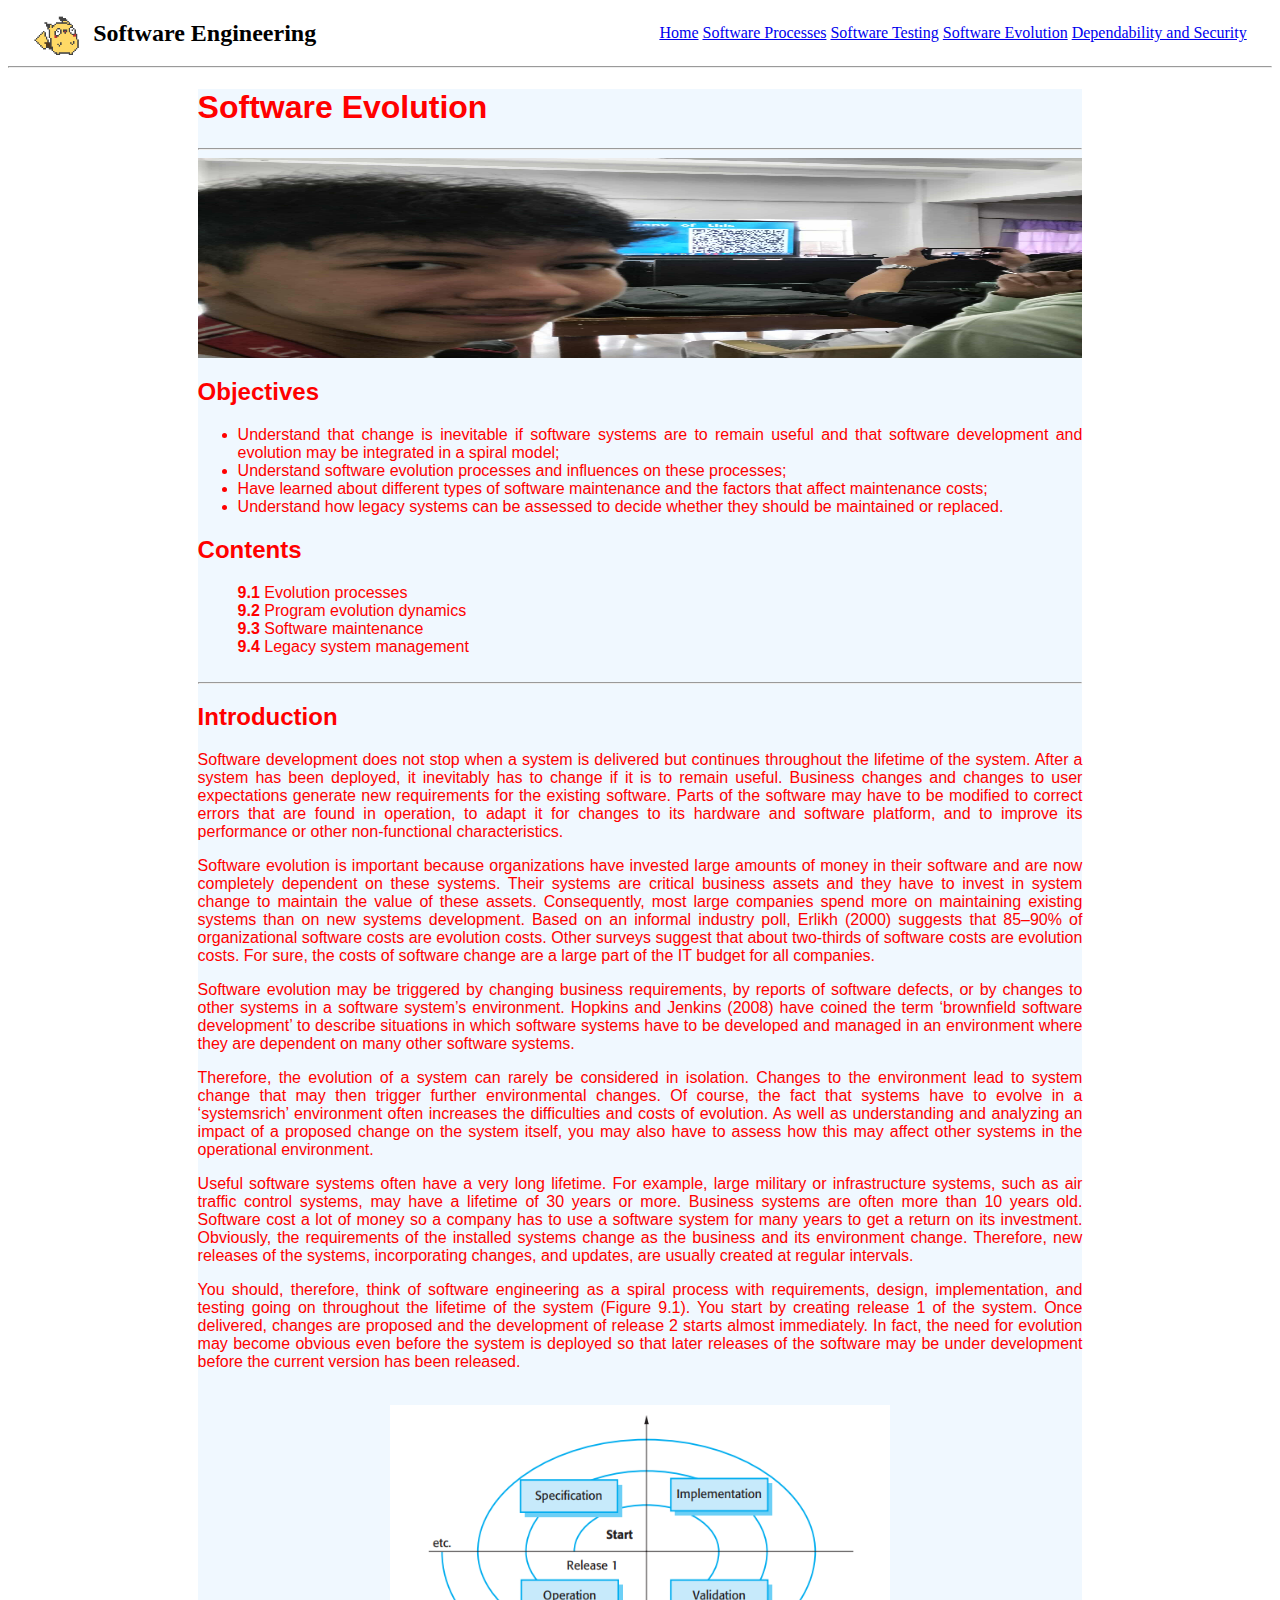
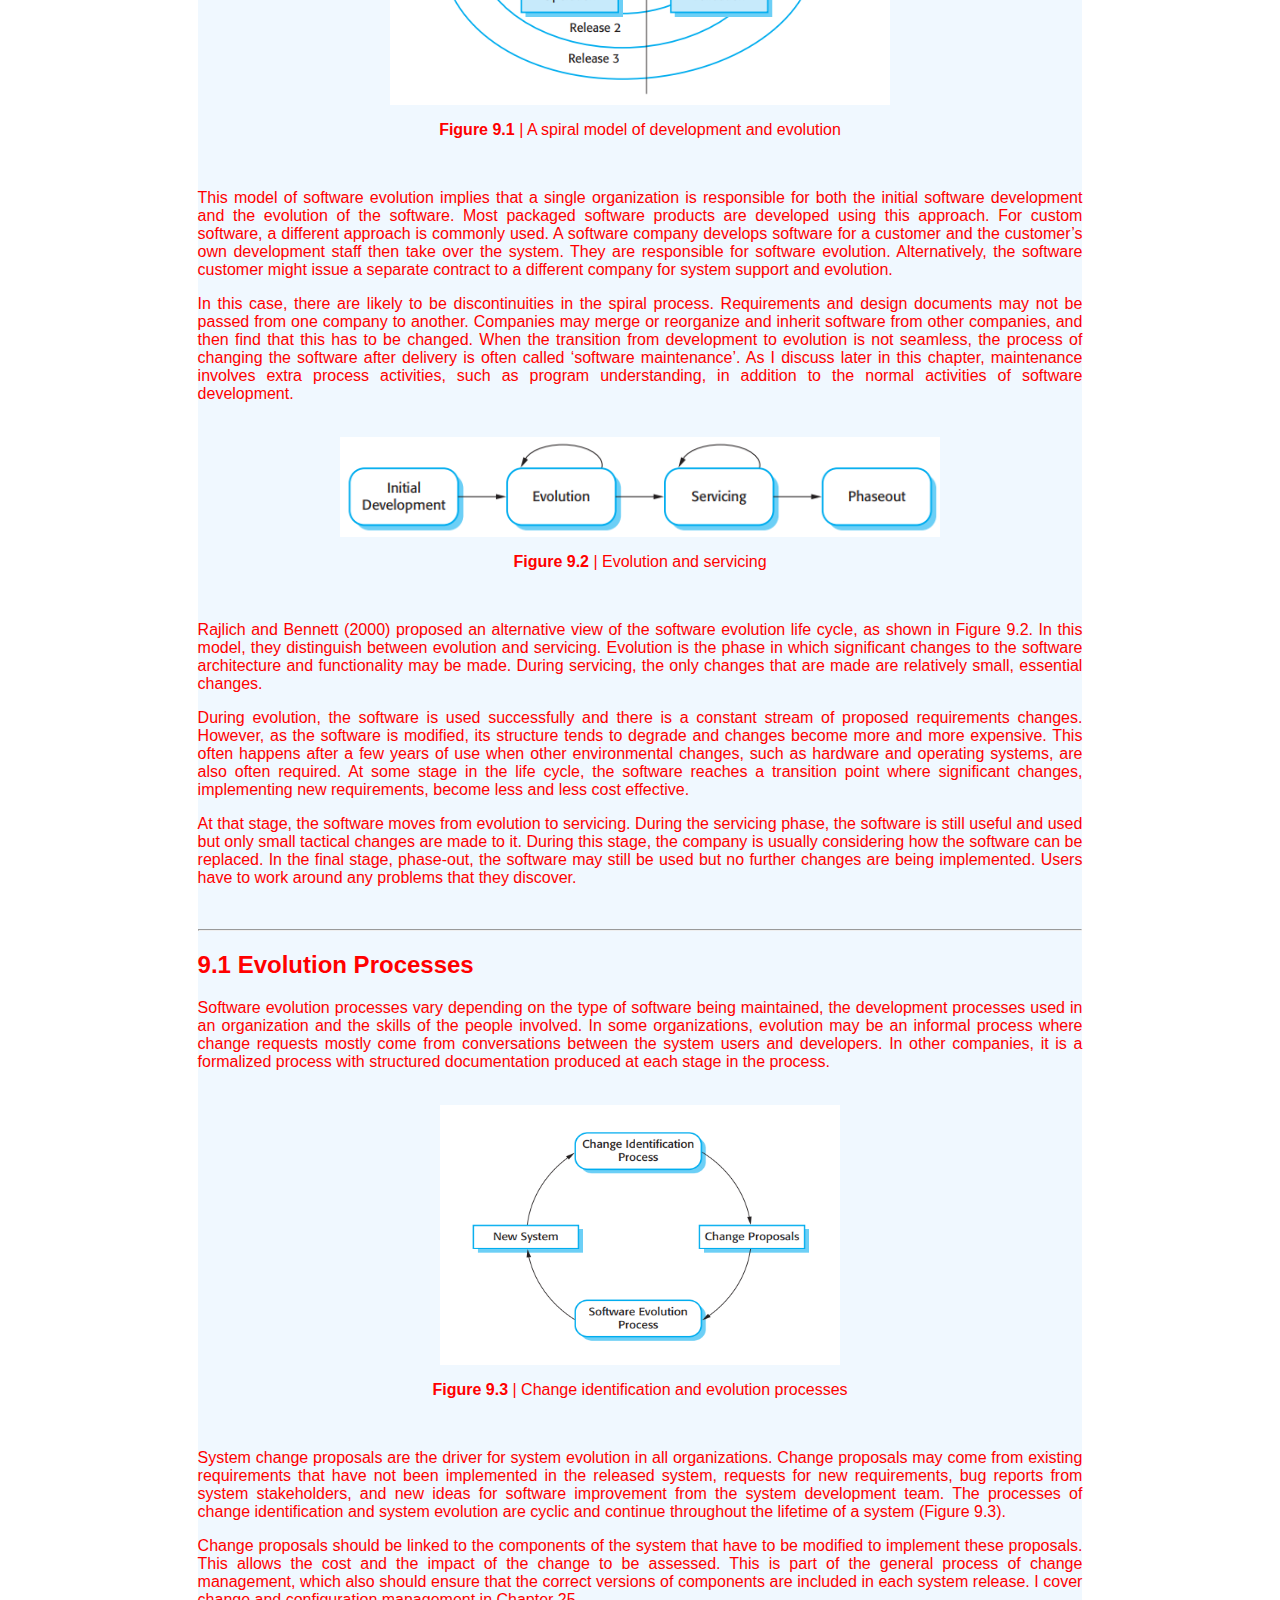
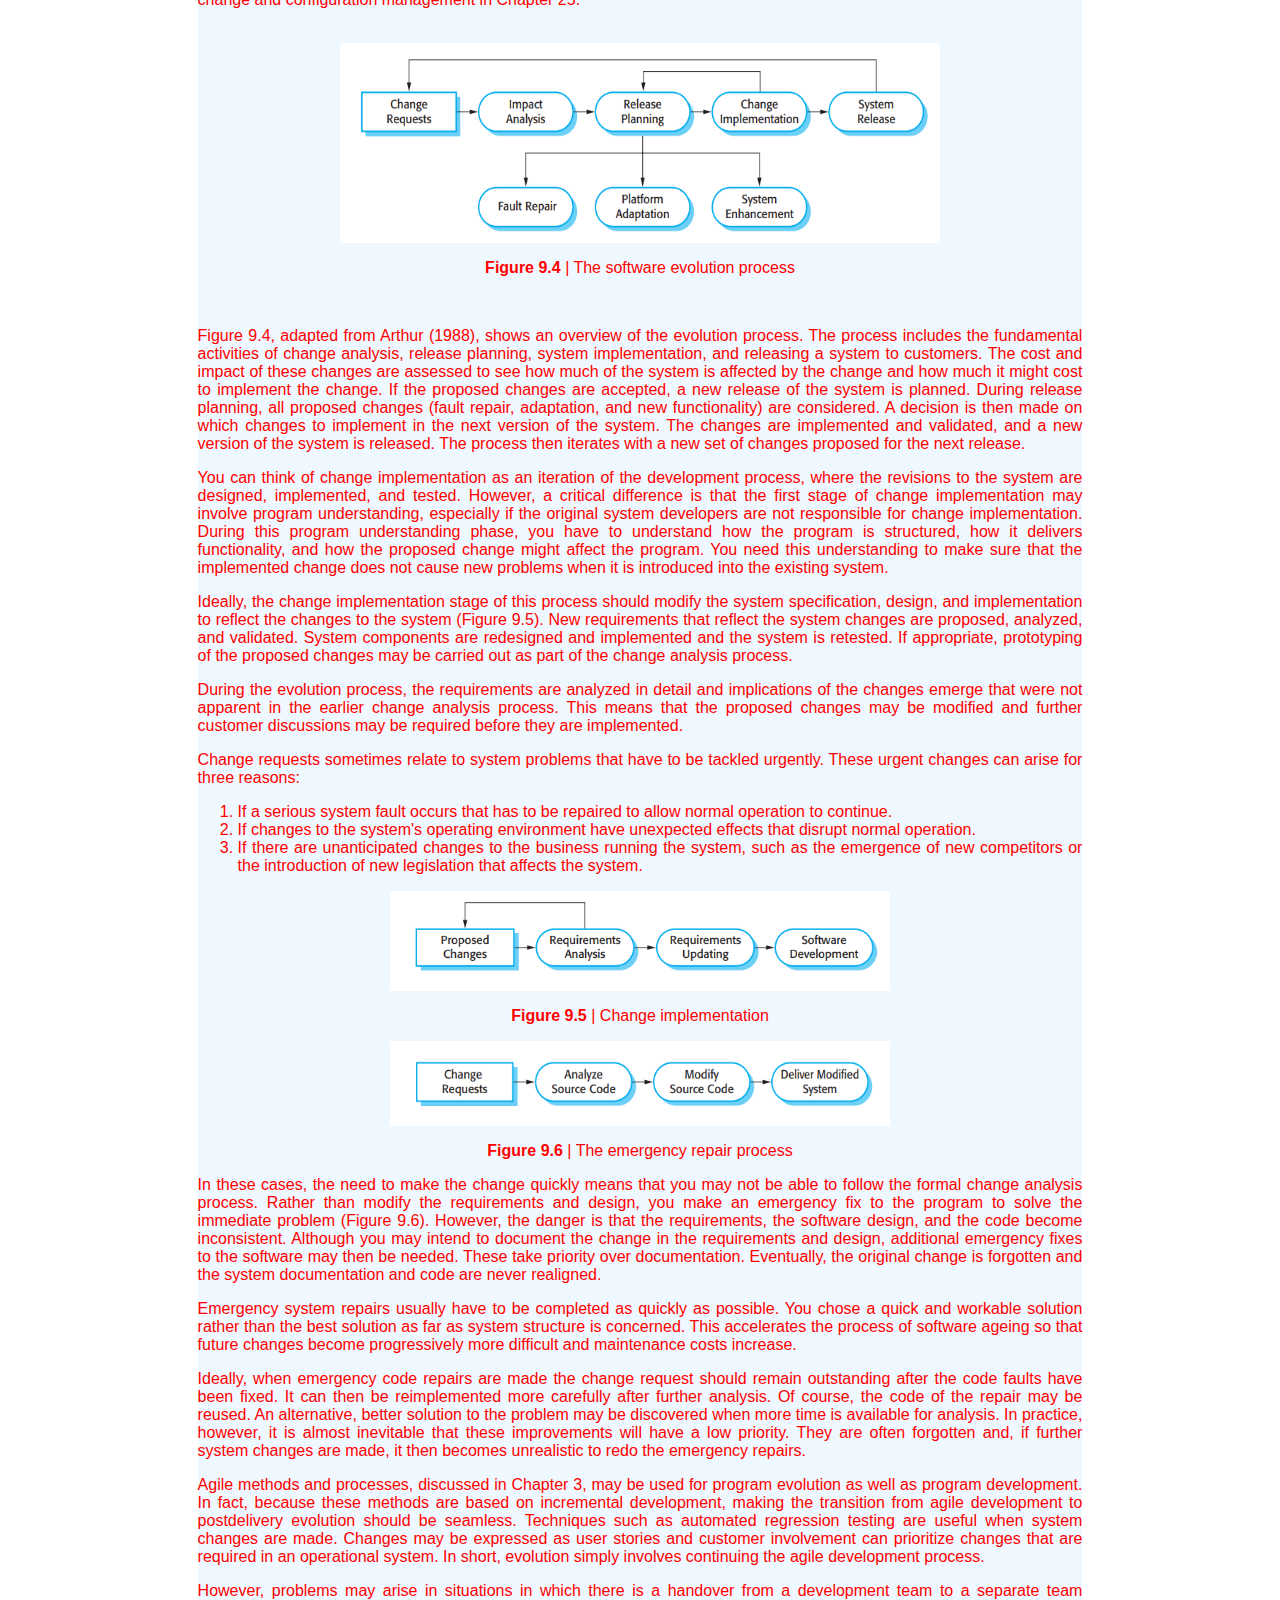
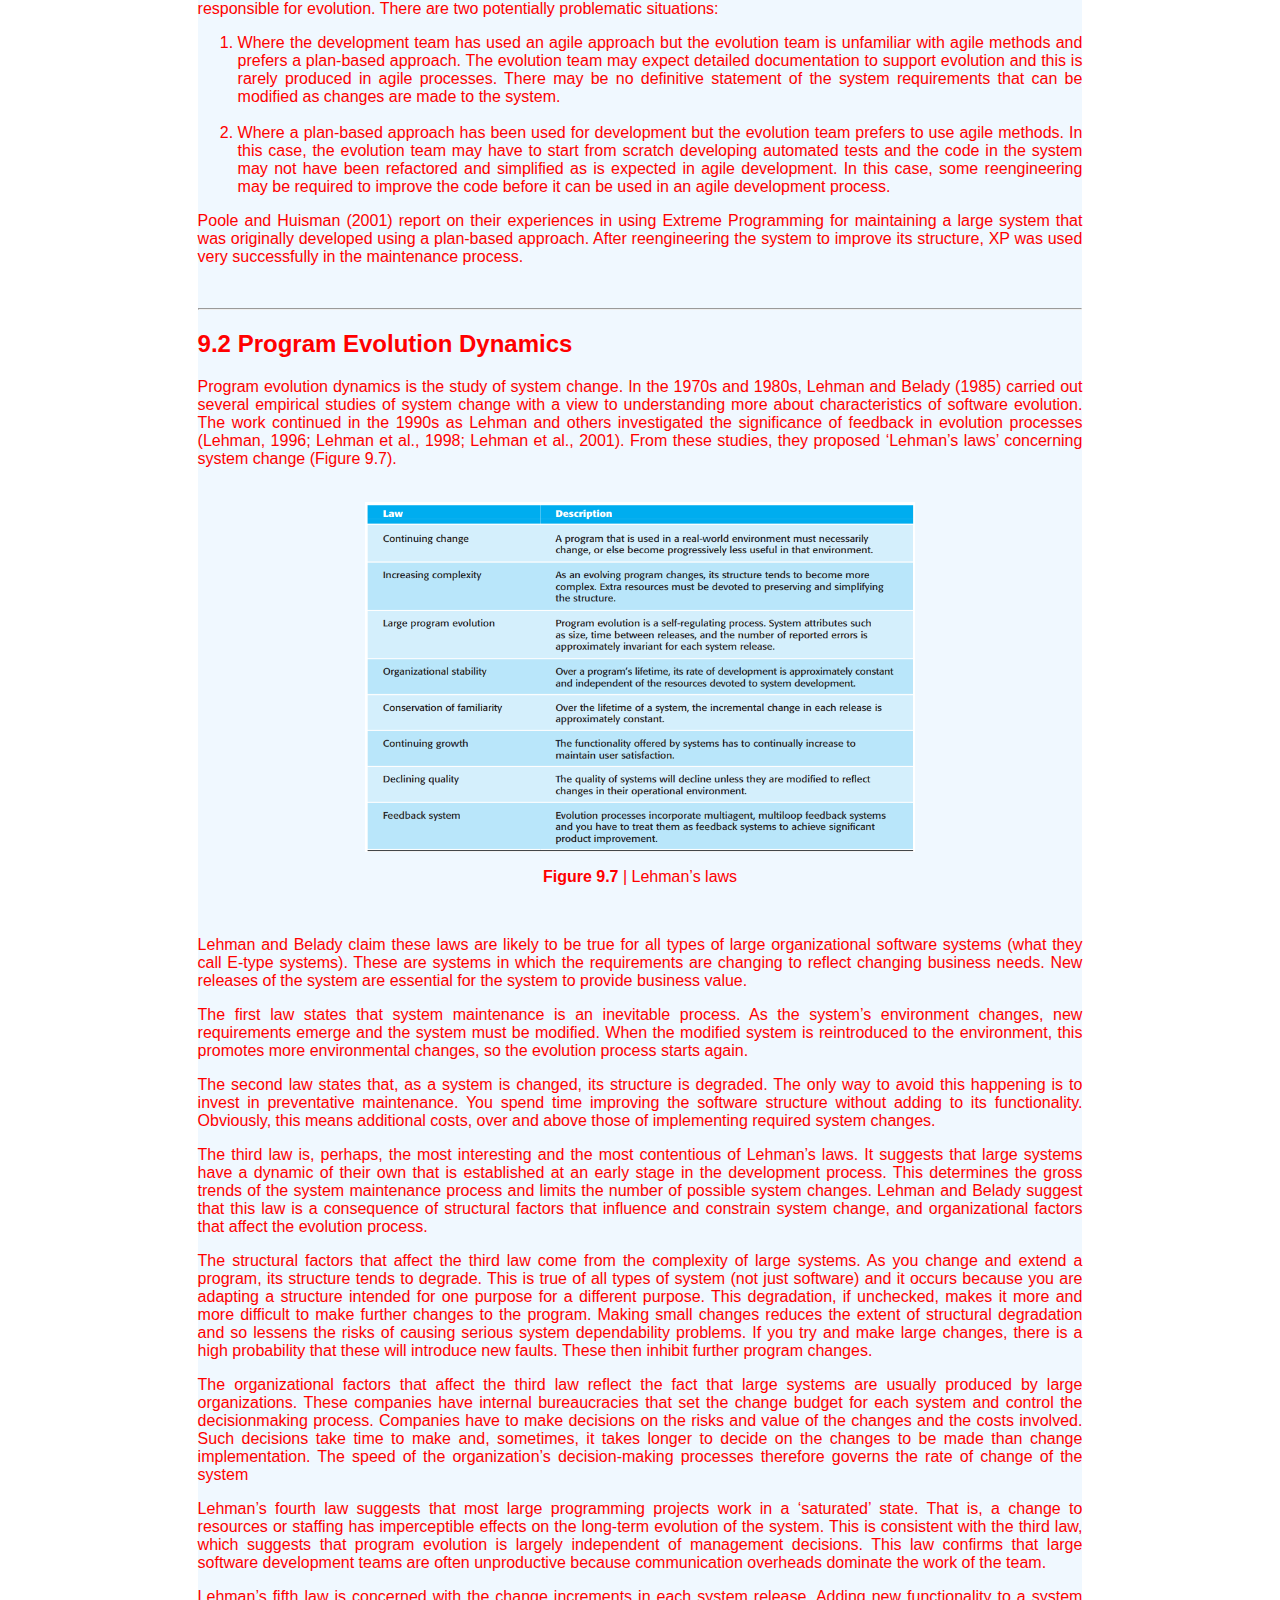
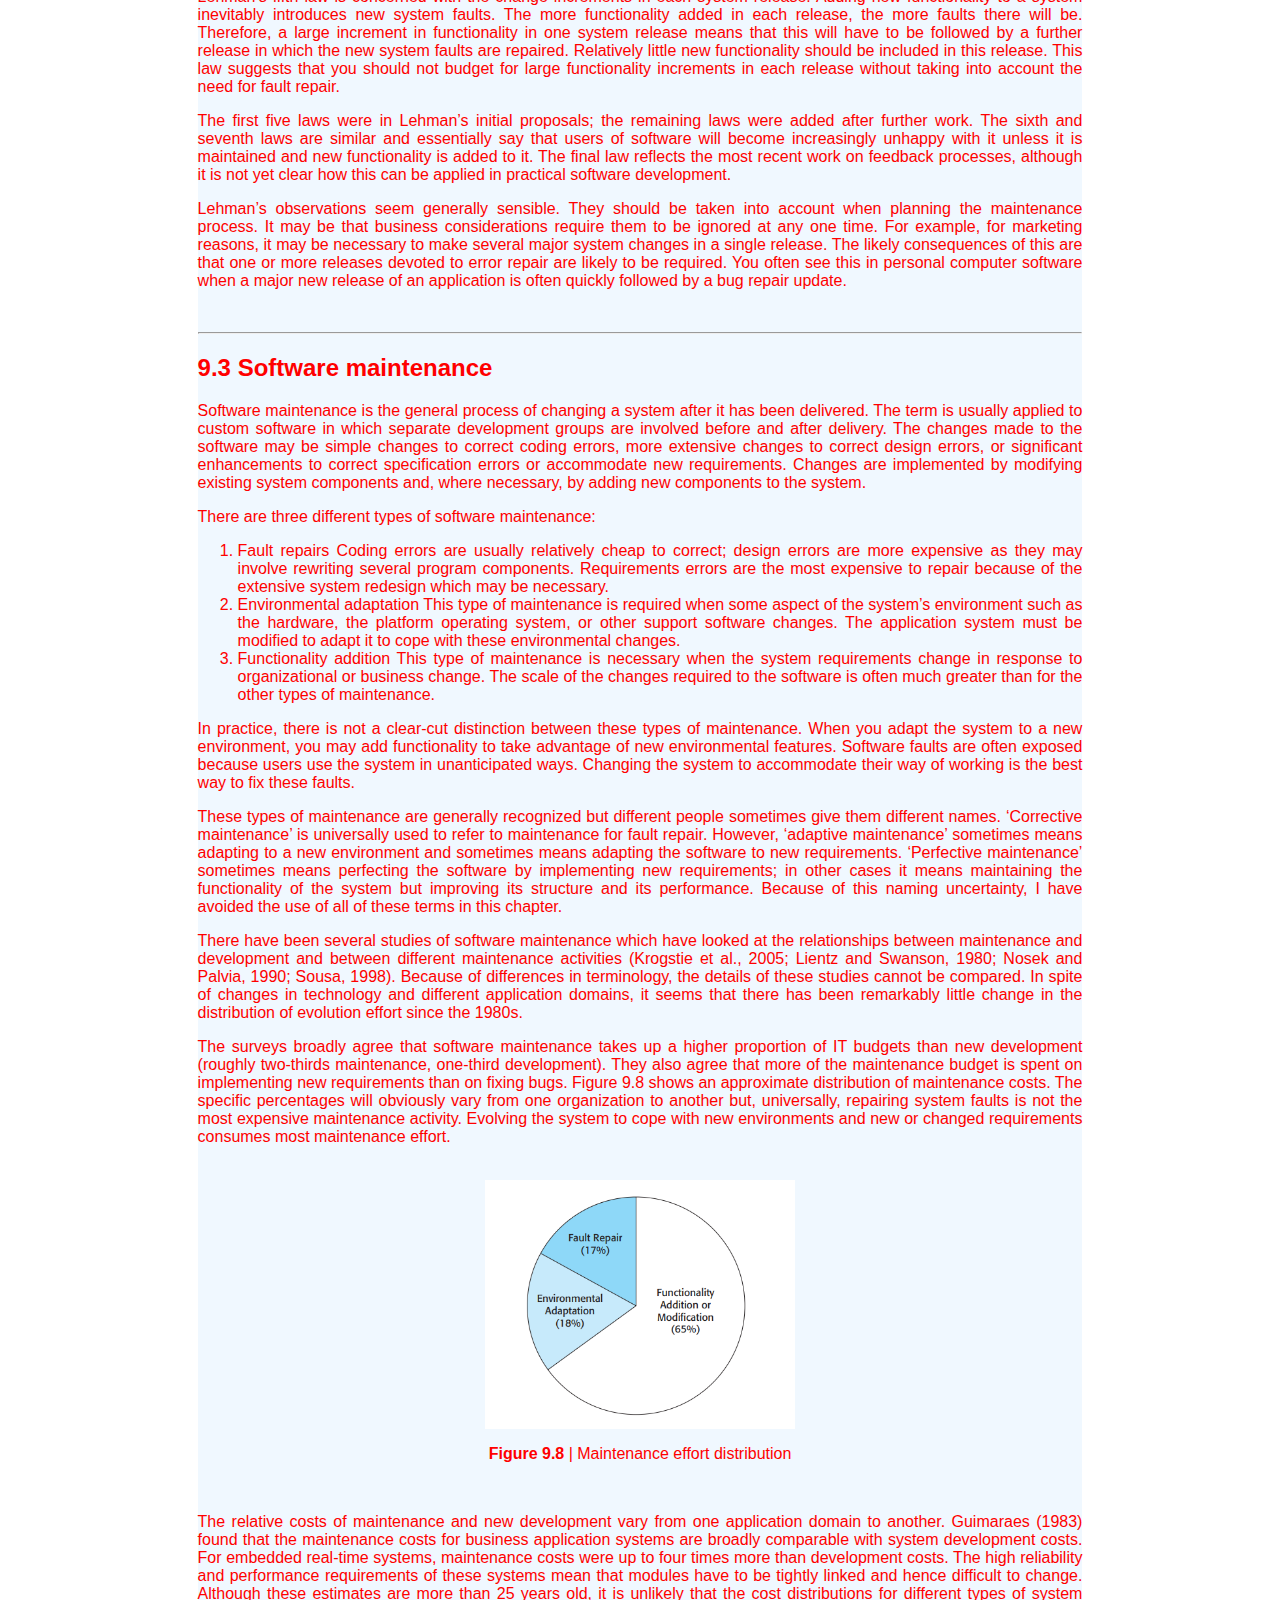
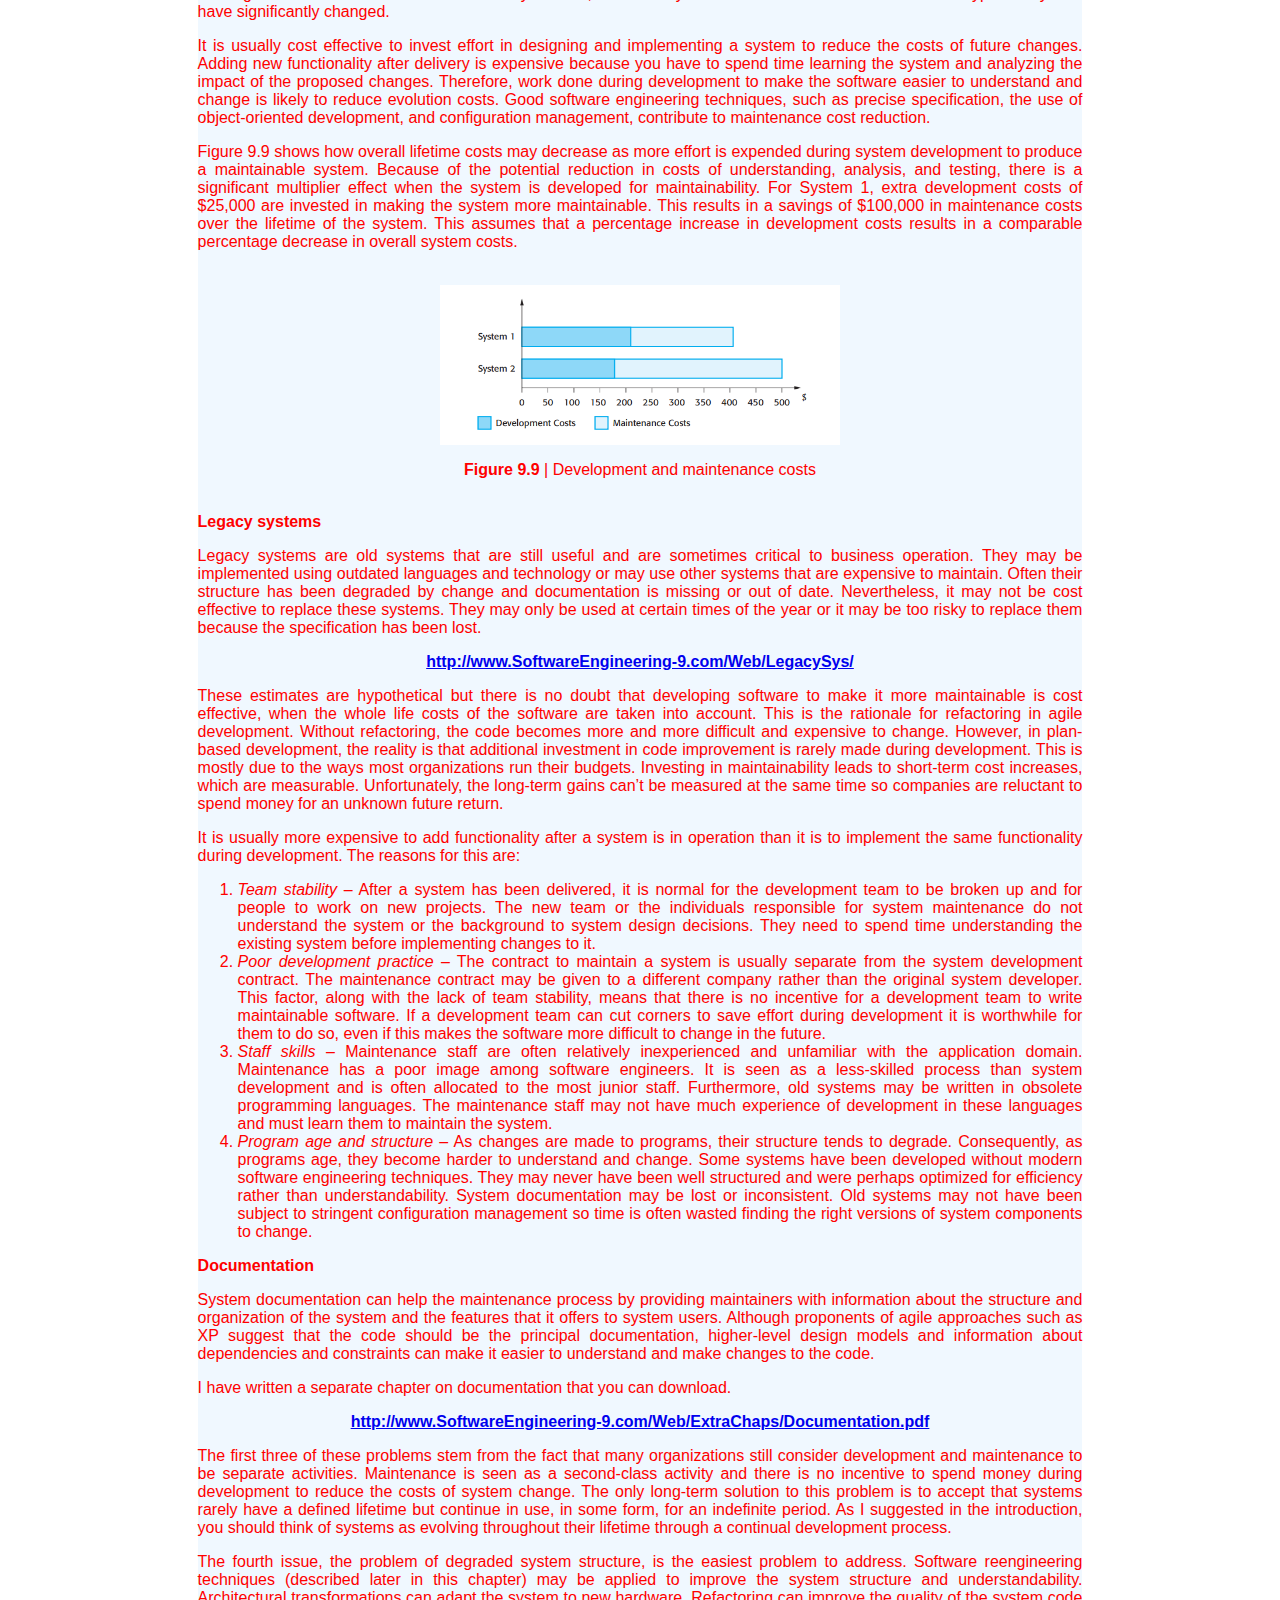
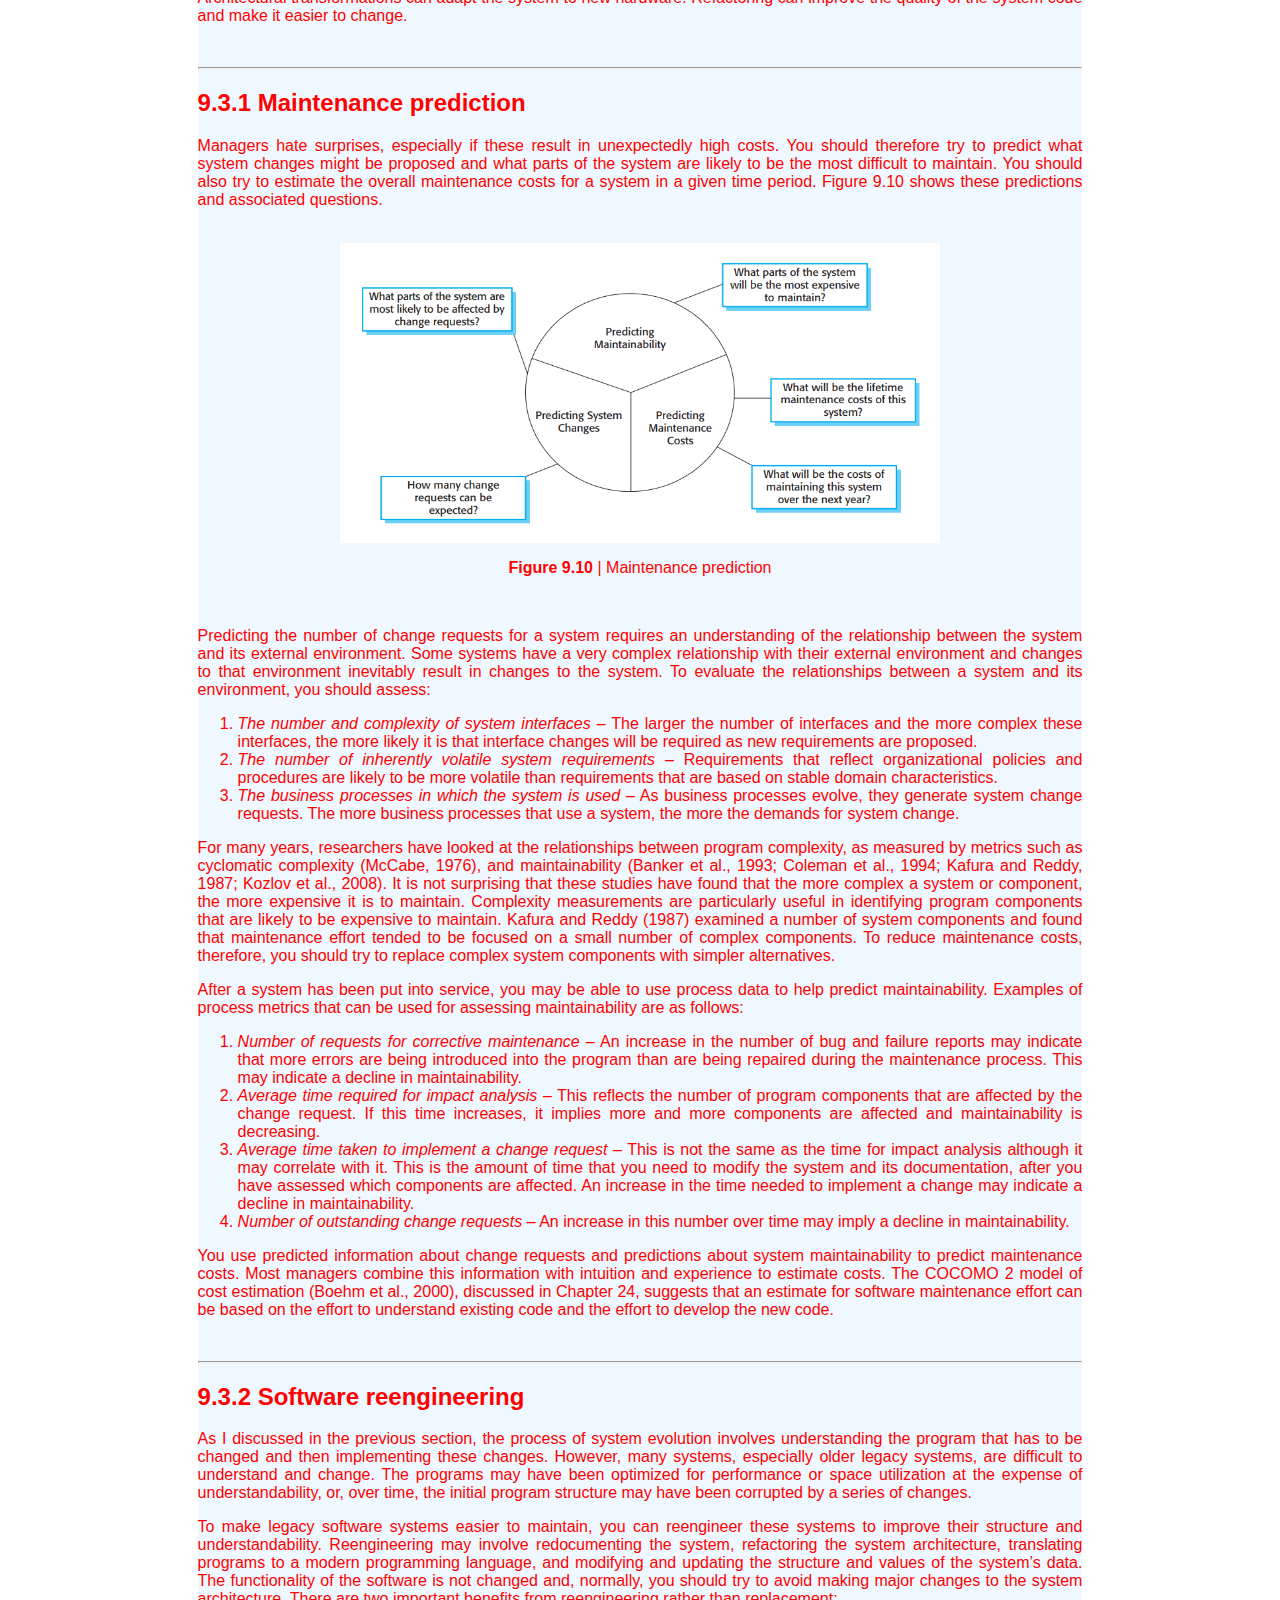
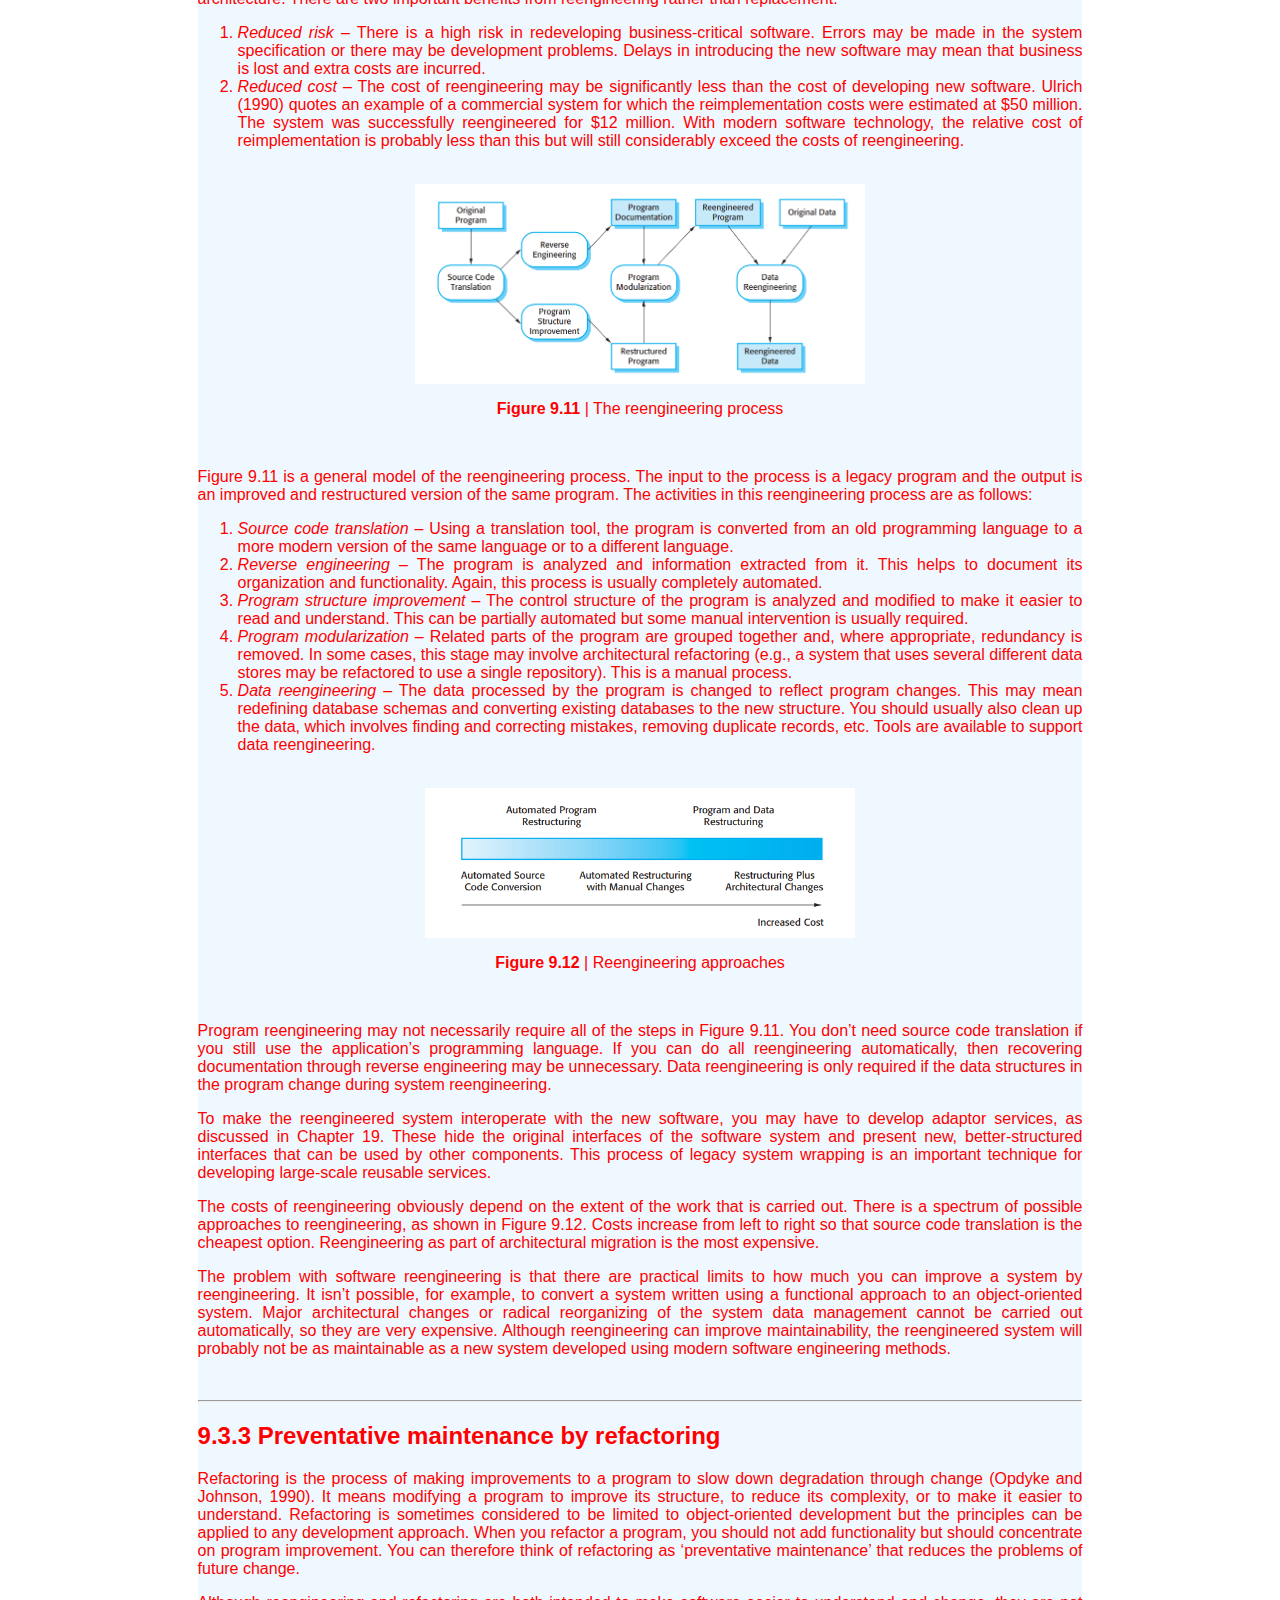
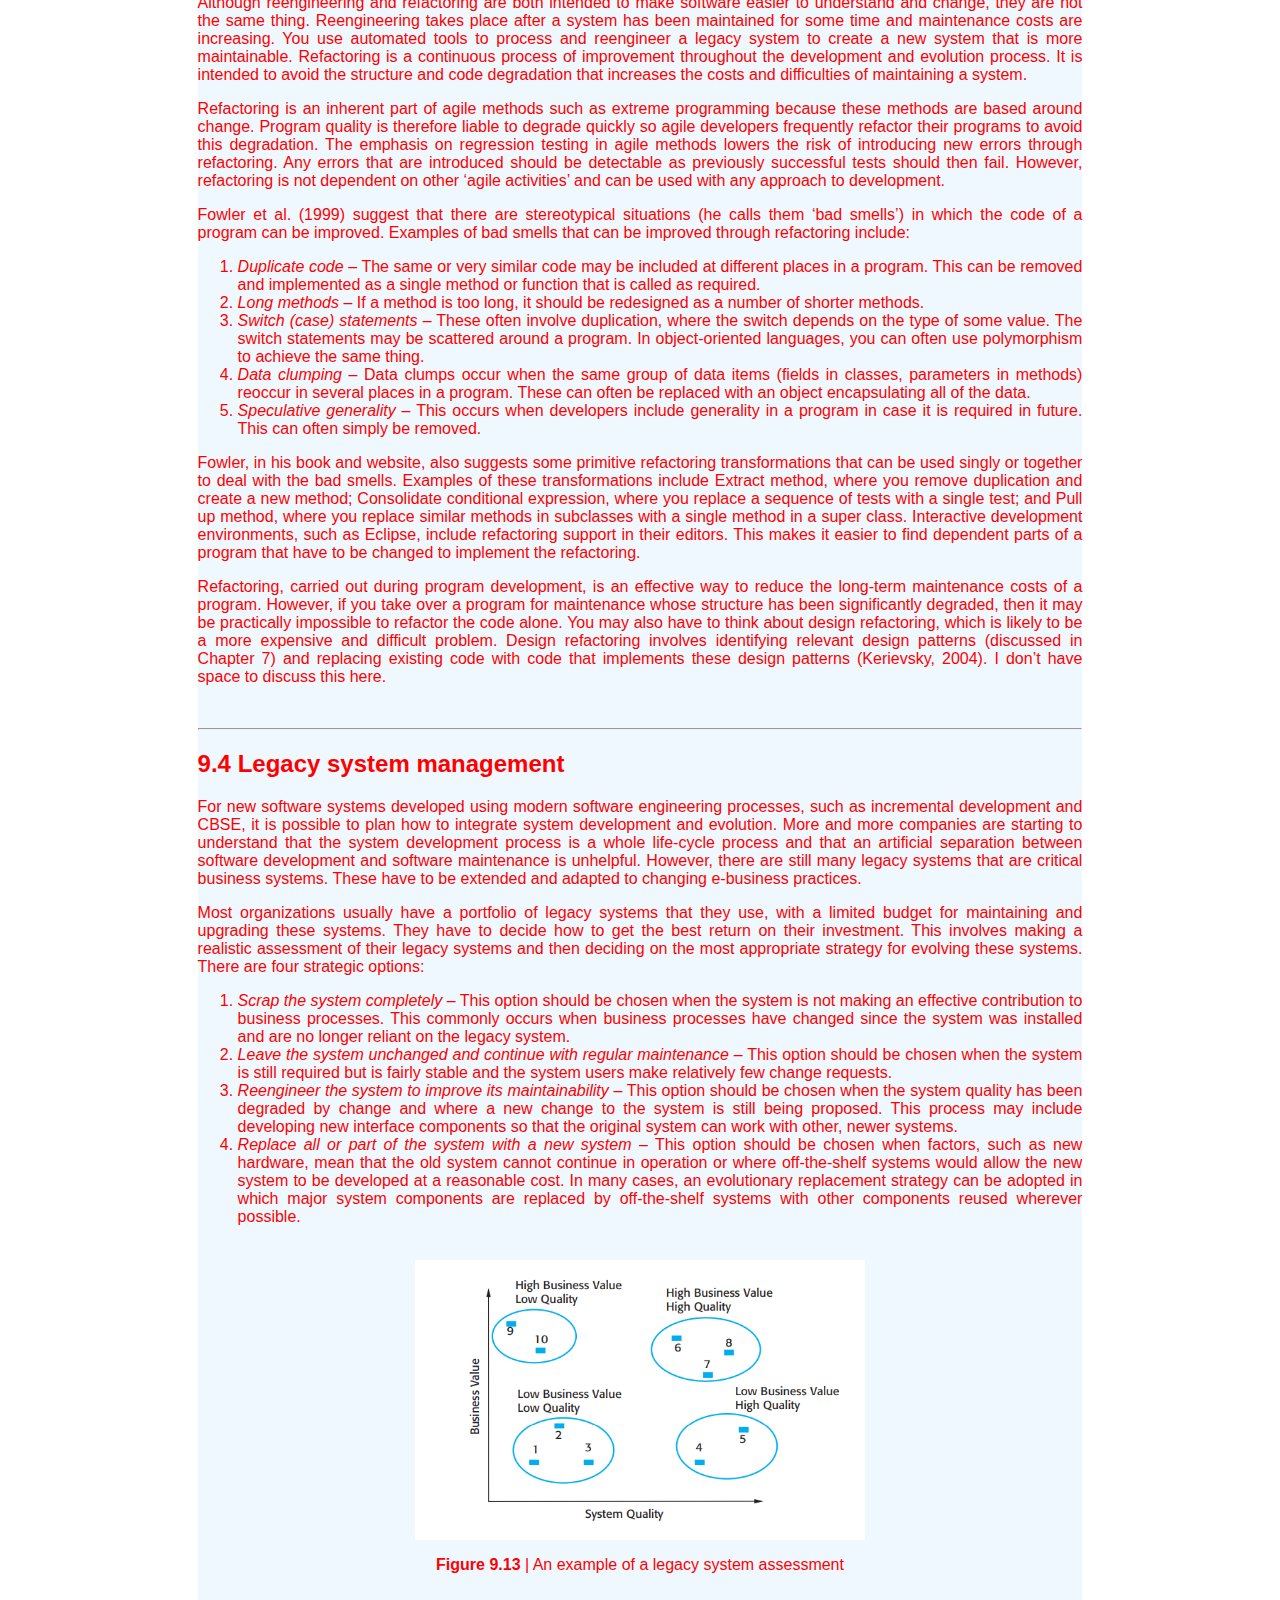
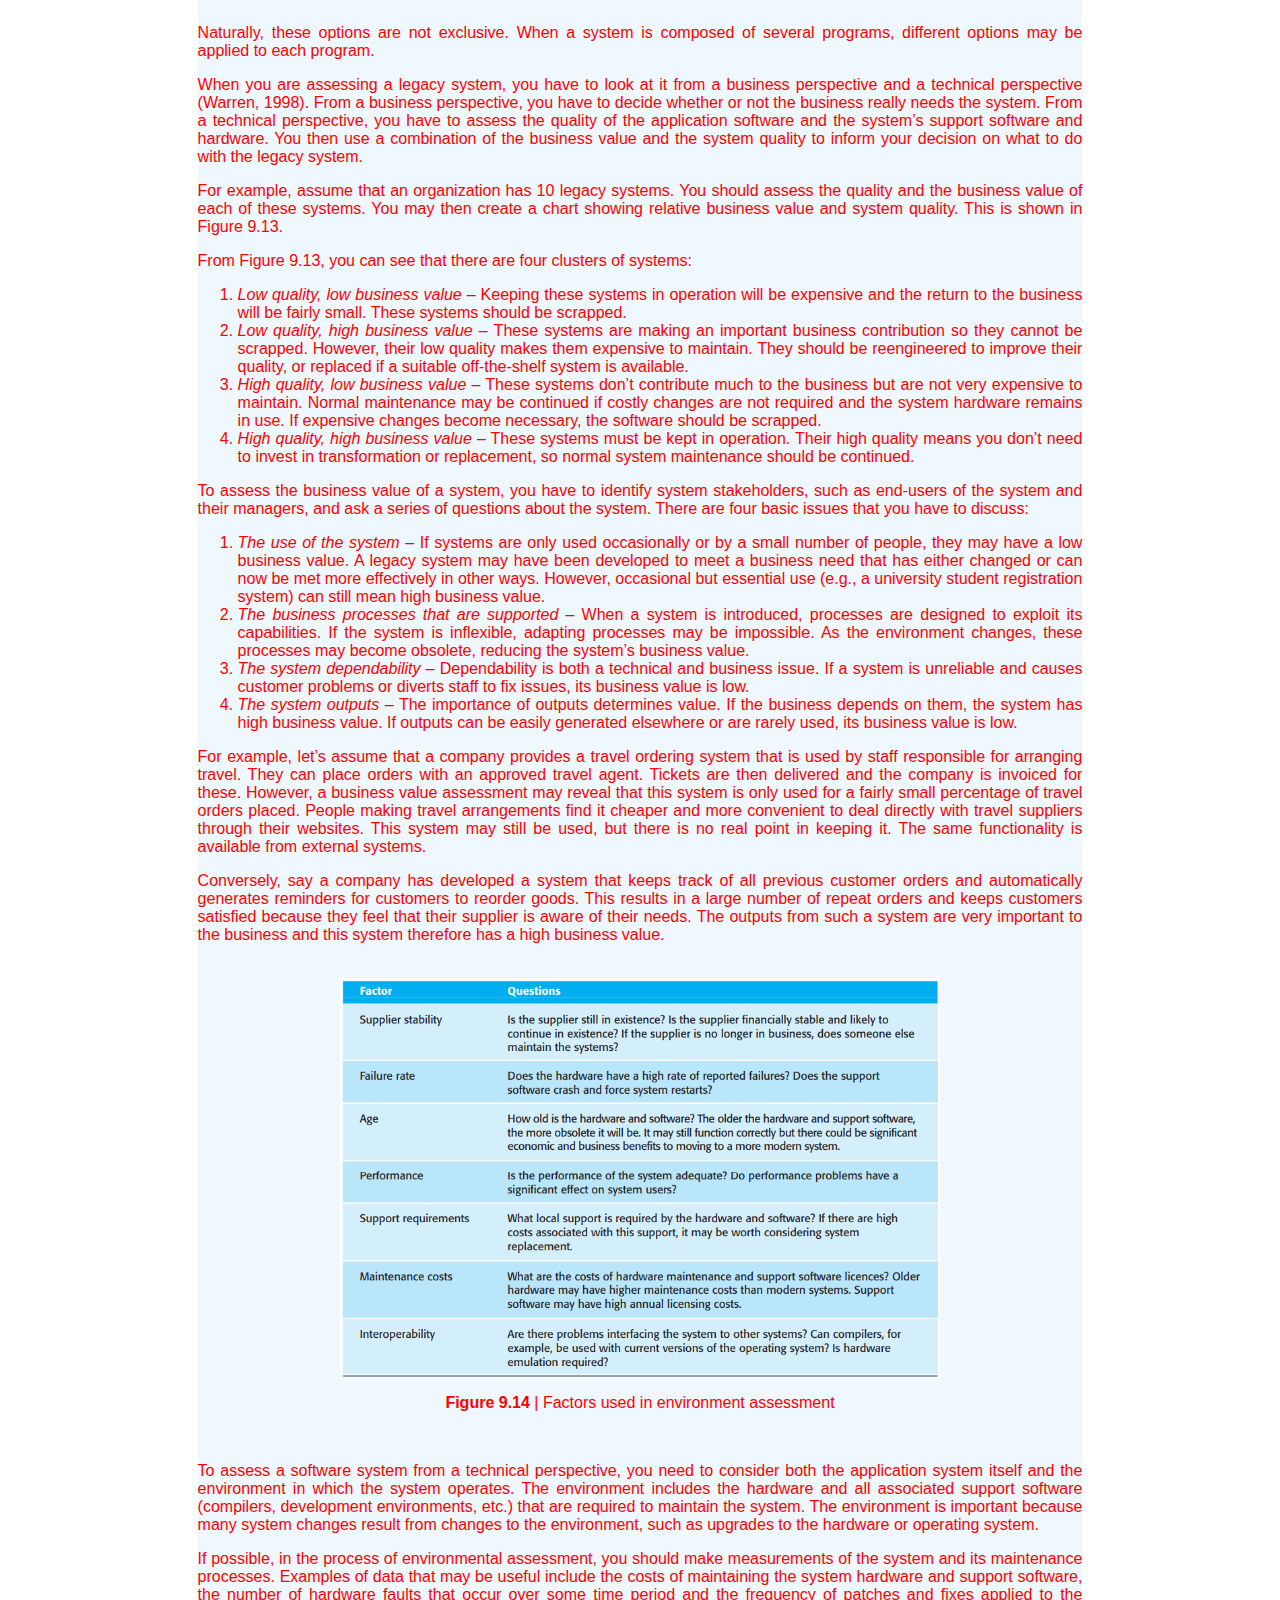
<file: chapter9-images/chapter9.html>
<!DOCTYPE html>
<html lang="en">

<head>
    <meta charset="UTF-8">
    <meta name="viewport" content="width=device-width, initial-scale=1.0">
    <title>Software Evolution | hungry shark evolution</title>
    <link rel="icon" type="image/png" href="Derp-Pikachu.png">
</head>

<style>
    main{
        font-family:'Segoe UI', Tahoma, Geneva, Verdana, sans-serif;
        color: red;
        background-color: aliceblue;
    }
</style>

<body>
    <header>
        <div
            style="display: flex; justify-content: space-between; align-items: center; padding-left: 2%; padding-right: 2%;">
            <section style="display: flex; align-items: center; flex-direction: row;">
                <img src="Derp-Pikachu.png" alt="icon" width="50" height="50" style="margin-right:10px;">
                <h2 style="margin:0;">Software Engineering</h2>
            </section>
            <nav>
                <a href="index.html">Home</a>
                <a href="chapter2.html">Software Processes</a>
                <a href="chapter8.html">Software Testing</a>
                <a href="chapter9.html">Software Evolution</a>
                <a href="chapter11.html">Dependability and Security</a>
            </nav>
        </div>
        <hr>
    </header>

    <main style="text-align: justify; margin-left: 15%; margin-right: 15%;">
        <h1>Software Evolution</h1>
        <hr>
        <div style="display: flex; justify-content: center; align-items: center;">
            <img src="ron.jpg" alt="Software Engineering" width="1000" height="200">
        </div>

        <div>
            <h2>Objectives</h2>
            <ul>
                <li>Understand that change is inevitable if software systems are to remain useful and that software
                    development and evolution may be integrated in a spiral model;</li>
                <li>Understand software evolution processes and influences on these processes;</li>
                <li>Have learned about different types of software maintenance and the factors that affect maintenance
                    costs;</li>
                <li>Understand how legacy systems can be assessed to decide whether they should be maintained or
                    replaced.</li>
            </ul>
        </div>

        <div>
            <h2>Contents</h2>
            <section>
                <ul style="list-style-type: none; padding: 1; margin: 0;">
                    <li><b>9.1</b> Evolution processes</li>
                    <li><b>9.2</b> Program evolution dynamics</li>
                    <li><b>9.3</b> Software maintenance</li>
                    <li><b>9.4</b> Legacy system management</li>
                </ul>
            </section>
        </div>
        <br>
        <hr>

        <div>
            <h2>Introduction</h2>

            <p>Software development does not stop when a system is delivered but continues
                throughout the lifetime of the system. After a system has been deployed, it inevitably
                has to change if it is to remain useful. Business changes and changes to user expectations generate new
                requirements for the existing software. Parts of the software
                may have to be modified to correct errors that are found in operation, to adapt it for
                changes to its hardware and software platform, and to improve its performance or
                other non-functional characteristics.</p>

            <p>Software evolution is important because organizations have invested large
                amounts of money in their software and are now completely dependent on these systems. Their systems are
                critical business assets and they have to invest in system
                change to maintain the value of these assets. Consequently, most large companies
                spend more on maintaining existing systems than on new systems development.
                Based on an informal industry poll, Erlikh (2000) suggests that 85–90% of organizational software costs
                are evolution costs. Other surveys suggest that about two-thirds
                of software costs are evolution costs. For sure, the costs of software change are a
                large part of the IT budget for all companies.</p>

            <p>Software evolution may be triggered by changing business requirements, by
                reports of software defects, or by changes to other systems in a software system’s
                environment. Hopkins and Jenkins (2008) have coined the term ‘brownfield software
                development’ to describe situations in which software systems have to be developed
                and managed in an environment where they are dependent on many other software
                systems.</p>

            <p>Therefore, the evolution of a system can rarely be considered in isolation.
                Changes to the environment lead to system change that may then trigger further
                environmental changes. Of course, the fact that systems have to evolve in a ‘systemsrich’ environment
                often increases the difficulties and costs of evolution. As well as
                understanding and analyzing an impact of a proposed change on the system itself,
                you may also have to assess how this may affect other systems in the operational
                environment.</p>

            <p>Useful software systems often have a very long lifetime. For example, large military or infrastructure
                systems, such as air traffic control systems, may have a lifetime
                of 30 years or more. Business systems are often more than 10 years old. Software
                cost a lot of money so a company has to use a software system for many years to get
                a return on its investment. Obviously, the requirements of the installed systems
                change as the business and its environment change. Therefore, new releases of the
                systems, incorporating changes, and updates, are usually created at regular intervals.
            </p>

            <p>You should, therefore, think of software engineering as a spiral process with
                requirements, design, implementation, and testing going on throughout the lifetime
                of the system (Figure 9.1). You start by creating release 1 of the system. Once delivered, changes are
                proposed and the development of release 2 starts almost immediately. In fact, the need for evolution may
                become obvious even before the system is
                deployed so that later releases of the software may be under development before the
                current version has been released.</p>

            <section>
                <br>
                <article style="display: flex; justify-content: center; align-items: center;">
                    <img src="figure9.1.png" alt="Spiral Model " width="500" height="300">
                </article>
                <p style="text-align: center;"><b>Figure 9.1 </b> | A spiral model of development and
                    evolution</p>
                <br>
            </section>

            <p>This model of software evolution implies that a single organization is responsible
                for both the initial software development and the evolution of the software. Most packaged software
                products are developed using this approach. For custom software,
                a different approach is commonly used. A software company develops software for a
                customer and the customer’s own development staff then take over the system. They
                are responsible for software evolution. Alternatively, the software customer might
                issue a separate contract to a different company for system support and evolution.</p>

            <p>In this case, there are likely to be discontinuities in the spiral process. Requirements
                and design documents may not be passed from one company to another. Companies
                may merge or reorganize and inherit software from other companies, and then find
                that this has to be changed. When the transition from development to evolution is not
                seamless, the process of changing the software after delivery is often called ‘software maintenance’. As
                I discuss later in this chapter, maintenance involves extra
                process activities, such as program understanding, in addition to the normal activities of software
                development.</p>

            <section>
                <br>
                <article style="display: flex; justify-content: center; align-items: center;">
                    <img src="figure9.2.png" alt="Evolution and Servicing" width="600" height="100">
                </article>
                <p style="text-align: center;"><b>Figure 9.2</b> | Evolution and servicing</p>
                <br>
            </section>

            <p>Rajlich and Bennett (2000) proposed an alternative view of the software evolution
                life cycle, as shown in Figure 9.2. In this model, they distinguish between evolution
                and servicing. Evolution is the phase in which significant changes to the software
                architecture and functionality may be made. During servicing, the only changes that
                are made are relatively small, essential changes.</p>

            <p>During evolution, the software is used successfully and there is a constant stream
                of proposed requirements changes. However, as the software is modified, its structure tends to degrade
                and changes become more and more expensive. This often happens after a few years of use when other
                environmental changes, such as hardware
                and operating systems, are also often required. At some stage in the life cycle, the
                software reaches a transition point where significant changes, implementing new
                requirements, become less and less cost effective.</p>

            <p>At that stage, the software moves from evolution to servicing. During the servicing phase, the software
                is still useful and used but only small tactical changes are
                made to it. During this stage, the company is usually considering how the software
                can be replaced. In the final stage, phase-out, the software may still be used but no
                further changes are being implemented. Users have to work around any problems
                that they discover.</p>
        </div>

        <br>
        <hr>
        <div>
            <h2>9.1 Evolution Processes</h2>

            <p>Software evolution processes vary depending on the type of software being maintained, the development
                processes used in an organization and the skills of the people involved. In some organizations,
                evolution may be an informal process where
                change requests mostly come from conversations between the system users and
                developers. In other companies, it is a formalized process with structured documentation produced at
                each stage in the process.
            </p>

            <section>
                <br>
                <article style="display: flex; justify-content: center; align-items: center;">
                    <img src="figure9.3.png" alt="A generic software evolution process" width="400" height="260">
                </article>
                <p style="text-align: center;"><b>Figure 9.3</b> | Change identification and evolution
                    processes</p>
                <br>
            </section>

            <p>System change proposals are the driver for system evolution in all organizations.
                Change proposals may come from existing requirements that have not been implemented in the released
                system, requests for new requirements, bug reports from system
                stakeholders, and new ideas for software improvement from the system development
                team. The processes of change identification and system evolution are cyclic and
                continue throughout the lifetime of a system (Figure 9.3).
            </p>

            <p>Change proposals should be linked to the components of the system that have to
                be modified to implement these proposals. This allows the cost and the impact of the
                change to be assessed. This is part of the general process of change management,
                which also should ensure that the correct versions of components are included in
                each system release. I cover change and configuration management in Chapter 25.
            </p>

            <section>
                <br>
                <article style="display: flex; justify-content: center; align-items: center;">
                    <img src="figure9.4.png" alt="A generic software evolution process" width="600" height="200">
                </article>
                <p style="text-align: center;"><b>Figure 9.4</b> | The software evolution process</p>
                <br>
            </section>

            <p>Figure 9.4, adapted from Arthur (1988), shows an overview of the evolution process.
                The process includes the fundamental activities of change analysis, release planning,
                system implementation, and releasing a system to customers. The cost and impact of
                these changes are assessed to see how much of the system is affected by the change and
                how much it might cost to implement the change. If the proposed changes are accepted,
                a new release of the system is planned. During release planning, all proposed changes
                (fault repair, adaptation, and new functionality) are considered. A decision is then made
                on which changes to implement in the next version of the system. The changes are
                implemented and validated, and a new version of the system is released. The process
                then iterates with a new set of changes proposed for the next release.
            </p>


            <p>
                You can think of change implementation as an iteration of the development
                process, where the revisions to the system are designed, implemented, and tested.
                However, a critical difference is that the first stage of change implementation may
                involve program understanding, especially if the original system developers are not
                responsible for change implementation. During this program understanding phase,
                you have to understand how the program is structured, how it delivers functionality,
                and how the proposed change might affect the program. You need this understanding
                to make sure that the implemented change does not cause new problems when it is
                introduced into the existing system.
            </p>

            <p>
                Ideally, the change implementation stage of this process should modify the system specification, design,
                and implementation to reflect the changes to the system
                (Figure 9.5). New requirements that reflect the system changes are proposed, analyzed, and validated.
                System components are redesigned and implemented and the
                system is retested. If appropriate, prototyping of the proposed changes may be carried out as part of
                the change analysis process.
            </p>

            <p>
                During the evolution process, the requirements are analyzed in detail and implications of the changes
                emerge that were not apparent in the earlier change analysis
                process. This means that the proposed changes may be modified and further customer discussions may be
                required before they are implemented.
            </p>

            <section>
                <p>
                    Change requests sometimes relate to system problems that have to be tackled
                    urgently. These urgent changes can arise for three reasons:
                </p>

                <ol>
                    <li>If a serious system fault occurs that has to be repaired to allow normal operation to continue.
                    </li>
                    <li>If changes to the system's operating environment have unexpected effects that disrupt normal
                        operation.</li>
                    <li>If there are unanticipated changes to the business running the system, such as the emergence of
                        new competitors or the introduction of new legislation that affects the system.</li>
                </ol>
            </section>

            <section>
                <article style="display: flex; justify-content: center;">
                    <img src="figure9.5.png" alt="figure 9.5" width="500" height="100">
                </article>
                <p style="text-align: center;"><b>Figure 9.5 </b> | Change implementation</p>
            </section>

            <section>
                <article style="display: flex; justify-content: center;">
                    <img src="figure9.6.png" alt="figure 9.6" width="500" height="85">
                </article>
                <p style="text-align: center;"><b>Figure 9.6</b> | The emergency repair process</p>
            </section>

            <p>
                In these cases, the need to make the change quickly means that you may not be
                able to follow the formal change analysis process. Rather than modify the requirements and design, you
                make an emergency fix to the program to solve the immediate problem (Figure 9.6). However, the danger is
                that the requirements, the software
                design, and the code become inconsistent. Although you may intend to document
                the change in the requirements and design, additional emergency fixes to the software may then be
                needed. These take priority over documentation. Eventually, the
                original change is forgotten and the system documentation and code are never
                realigned.
            </p>

            <p>
                Emergency system repairs usually have to be completed as quickly as possible.
                You chose a quick and workable solution rather than the best solution as far as system structure is
                concerned. This accelerates the process of software ageing so that
                future changes become progressively more difficult and maintenance costs increase.
            </p>

            <p>
                Ideally, when emergency code repairs are made the change request should remain
                outstanding after the code faults have been fixed. It can then be reimplemented more
                carefully after further analysis. Of course, the code of the repair may be reused. An
                alternative, better solution to the problem may be discovered when more time is
                available for analysis. In practice, however, it is almost inevitable that these improvements will have
                a low priority. They are often forgotten and, if further system
                changes are made, it then becomes unrealistic to redo the emergency repairs.
            </p>

            <p>
                Agile methods and processes, discussed in Chapter 3, may be used for program
                evolution as well as program development. In fact, because these methods are based
                on incremental development, making the transition from agile development to postdelivery evolution
                should be seamless. Techniques such as automated regression testing
                are useful when system changes are made. Changes may be expressed as user stories
                and customer involvement can prioritize changes that are required in an operational
                system. In short, evolution simply involves continuing the agile development process.
            </p>

            <section>
                <p>
                    However, problems may arise in situations in which there is a handover from a
                    development team to a separate team responsible for evolution. There are two potentially problematic
                    situations:
                </p>

                <ol>
                    <li>
                        Where the development team has used an agile approach but the evolution team
                        is unfamiliar with agile methods and prefers a plan-based approach. The evolution team may
                        expect detailed documentation to support evolution and this is
                        rarely produced in agile processes. There may be no definitive statement of the
                        system requirements that can be modified as changes are made to the system.
                    </li>
                    <br>
                    <li>
                        Where a plan-based approach has been used for development but the evolution
                        team prefers to use agile methods. In this case, the evolution team may have to
                        start from scratch developing automated tests and the code in the system may
                        not have been refactored and simplified as is expected in agile development. In
                        this case, some reengineering may be required to improve the code before it can
                        be used in an agile development process.
                    </li>
                </ol>
            </section>

            <p>
                Poole and Huisman (2001) report on their experiences in using Extreme Programming
                for maintaining a large system that was originally developed using a plan-based
                approach. After reengineering the system to improve its structure, XP was used very
                successfully in the maintenance process.
            </p>

        </div>
        <br>
        <hr>

        <div>
            <h2>9.2 Program Evolution Dynamics</h2>

            <p>
                Program evolution dynamics is the study of system change. In the 1970s and 1980s,
                Lehman and Belady (1985) carried out several empirical studies of system change
                with a view to understanding more about characteristics of software evolution. The
                work continued in the 1990s as Lehman and others investigated the significance of
                feedback in evolution processes (Lehman, 1996; Lehman et al., 1998; Lehman et al.,
                2001). From these studies, they proposed ‘Lehman’s laws’ concerning system change
                (Figure 9.7).
            </p>

            <section>
                <br>
                <article style="display: flex; justify-content: center;">
                    <img src="figure9.7.png" alt="figure 9.7" width="550" height="350">
                </article>
                <p style="text-align: center;"><b>Figure 9.7 </b> | Lehman’s laws</p>
                <br>
            </section>

            <p>
                Lehman and Belady claim these laws are likely to be true for all types of large
                organizational software systems (what they call E-type systems). These are systems
                in which the requirements are changing to reflect changing business needs. New
                releases of the system are essential for the system to provide business value.
            </p>

            <p>
                The first law states that system maintenance is an inevitable process. As the system’s environment
                changes, new requirements emerge and the system must be modified. When the modified system is
                reintroduced to the environment, this promotes
                more environmental changes, so the evolution process starts again.
            </p>

            <p>
                The second law states that, as a system is changed, its structure is degraded. The only
                way to avoid this happening is to invest in preventative maintenance. You spend time
                improving the software structure without adding to its functionality. Obviously, this
                means additional costs, over and above those of implementing required system changes.
            </p>

            <p>
                The third law is, perhaps, the most interesting and the most contentious of
                Lehman’s laws. It suggests that large systems have a dynamic of their own that is
                established at an early stage in the development process. This determines the gross
                trends of the system maintenance process and limits the number of possible system
                changes. Lehman and Belady suggest that this law is a consequence of structural factors that influence
                and constrain system change, and organizational factors that
                affect the evolution process.
            </p>

            <p>
                The structural factors that affect the third law come from the complexity of large
                systems. As you change and extend a program, its structure tends to degrade. This is
                true of all types of system (not just software) and it occurs because you are adapting
                a structure intended for one purpose for a different purpose. This degradation, if
                unchecked, makes it more and more difficult to make further changes to the program. Making small changes
                reduces the extent of structural degradation and so
                lessens the risks of causing serious system dependability problems. If you try and
                make large changes, there is a high probability that these will introduce new faults.
                These then inhibit further program changes.
            </p>

            <p>
                The organizational factors that affect the third law reflect the fact that large systems are usually
                produced by large organizations. These companies have internal
                bureaucracies that set the change budget for each system and control the decisionmaking process.
                Companies have to make decisions on the risks and value of the changes and the costs involved. Such
                decisions take time to make and, sometimes, it
                takes longer to decide on the changes to be made than change implementation. The
                speed of the organization’s decision-making processes therefore governs the rate of
                change of the system
            </p>

            <p>
                Lehman’s fourth law suggests that most large programming projects work in a
                ‘saturated’ state. That is, a change to resources or staffing has imperceptible effects
                on the long-term evolution of the system. This is consistent with the third law, which
                suggests that program evolution is largely independent of management decisions.
                This law confirms that large software development teams are often unproductive
                because communication overheads dominate the work of the team.
            </p>

            <p>
                Lehman’s fifth law is concerned with the change increments in each system
                release. Adding new functionality to a system inevitably introduces new system
                faults. The more functionality added in each release, the more faults there will be.
                Therefore, a large increment in functionality in one system release means that this
                will have to be followed by a further release in which the new system faults are
                repaired. Relatively little new functionality should be included in this release. This
                law suggests that you should not budget for large functionality increments in each
                release without taking into account the need for fault repair.
            </p>

            <p>
                The first five laws were in Lehman’s initial proposals; the remaining laws were
                added after further work. The sixth and seventh laws are similar and essentially say
                that users of software will become increasingly unhappy with it unless it is maintained and new
                functionality is added to it. The final law reflects the most recent
                work on feedback processes, although it is not yet clear how this can be applied in
                practical software development.
            </p>

            <p>
                Lehman’s observations seem generally sensible. They should be taken into
                account when planning the maintenance process. It may be that business considerations require them to be
                ignored at any one time. For example, for marketing reasons, it may be necessary to make several major
                system changes in a single release.
                The likely consequences of this are that one or more releases devoted to error repair
                are likely to be required. You often see this in personal computer software when a
                major new release of an application is often quickly followed by a bug repair update.
            </p>
        </div>
        <br>
        <hr>

        <div>
            <h2>
                9.3 Software maintenance
            </h2>

            <p>
                Software maintenance is the general process of changing a system after it has been
                delivered. The term is usually applied to custom software in which separate development groups are
                involved before and after delivery. The changes made to the software
                may be simple changes to correct coding errors, more extensive changes to correct
                design errors, or significant enhancements to correct specification errors or accommodate new
                requirements. Changes are implemented by modifying existing system
                components and, where necessary, by adding new components to the system.
            </p>

            <section>
                <p>
                    There are three different types of software maintenance:
                </p>

                <ol>
                    <li>
                        Fault repairs Coding errors are usually relatively cheap to correct; design errors
                        are more expensive as they may involve rewriting several program components.
                        Requirements errors are the most expensive to repair because of the extensive
                        system redesign which may be necessary.
                    </li>

                    <li>
                        Environmental adaptation This type of maintenance is required when some
                        aspect of the system’s environment such as the hardware, the platform operating
                        system, or other support software changes. The application system must be
                        modified to adapt it to cope with these environmental changes.
                    </li>

                    <li>
                        Functionality addition This type of maintenance is necessary when the system
                        requirements change in response to organizational or business change. The scale
                        of the changes required to the software is often much greater than for the other
                        types of maintenance.
                    </li>
                </ol>
            </section>

            <p>
                In practice, there is not a clear-cut distinction between these types of maintenance. When you adapt the
                system to a new environment, you may add functionality
                to take advantage of new environmental features. Software faults are often exposed
                because users use the system in unanticipated ways. Changing the system to accommodate their way of
                working is the best way to fix these faults.
            </p>

            <p>
                These types of maintenance are generally recognized but different people sometimes give them different
                names. ‘Corrective maintenance’ is universally used to
                refer to maintenance for fault repair. However, ‘adaptive maintenance’ sometimes
                means adapting to a new environment and sometimes means adapting the software to
                new requirements. ‘Perfective maintenance’ sometimes means perfecting the software by implementing new
                requirements; in other cases it means maintaining the
                functionality of the system but improving its structure and its performance. Because
                of this naming uncertainty, I have avoided the use of all of these terms in this chapter.
            </p>

            <p>
                There have been several studies of software maintenance which have looked at
                the relationships between maintenance and development and between different
                maintenance activities (Krogstie et al., 2005; Lientz and Swanson, 1980; Nosek and
                Palvia, 1990; Sousa, 1998). Because of differences in terminology, the details of
                these studies cannot be compared. In spite of changes in technology and different
                application domains, it seems that there has been remarkably little change in the distribution of
                evolution effort since the 1980s.
            </p>

            <p>
                The surveys broadly agree that software maintenance takes up a higher proportion
                of IT budgets than new development (roughly two-thirds maintenance, one-third
                development). They also agree that more of the maintenance budget is spent on
                implementing new requirements than on fixing bugs. Figure 9.8 shows an approximate distribution of
                maintenance costs. The specific percentages will obviously vary
                from one organization to another but, universally, repairing system faults is not the
                most expensive maintenance activity. Evolving the system to cope with new environments and new or
                changed requirements consumes most maintenance effort.
            </p>

            <section>
                <br>
                <article style="display: flex; justify-content: center;">
                    <img src="9.8.png" alt="figure 9.8" width="35%">
                </article>
                <p style="text-align: center;"><b>Figure 9.8</b> | Maintenance effort distribution</p>
                <br>
            </section>

            <p>
                The relative costs of maintenance and new development vary from one application domain to another.
                Guimaraes (1983) found that the maintenance costs for business application systems are broadly
                comparable with system development costs.
                For embedded real-time systems, maintenance costs were up to four times more than
                development costs. The high reliability and performance requirements of these systems mean that modules
                have to be tightly linked and hence difficult to change.
                Although these estimates are more than 25 years old, it is unlikely that the cost distributions for
                different types of system have significantly changed.
            </p>

            <p>
                It is usually cost effective to invest effort in designing and implementing a system to
                reduce the costs of future changes. Adding new functionality after delivery is expensive
                because you have to spend time learning the system and analyzing the impact of the proposed changes.
                Therefore, work done during development to make the software easier
                to understand and change is likely to reduce evolution costs. Good software engineering
                techniques, such as precise specification, the use of object-oriented development, and
                configuration management, contribute to maintenance cost reduction.
            </p>

            <p>
                Figure 9.9 shows how overall lifetime costs may decrease as more effort is
                expended during system development to produce a maintainable system. Because of
                the potential reduction in costs of understanding, analysis, and testing, there is a significant
                multiplier effect when the system is developed for maintainability. For
                System 1, extra development costs of $25,000 are invested in making the system
                more maintainable. This results in a savings of $100,000 in maintenance costs over the lifetime of the
                system. This assumes that a percentage increase in development
                costs results in a comparable percentage decrease in overall system costs.
            </p>

            <section>
                <br>
                <article style="display: flex; justify-content: center;">
                    <img src="9.9.png" alt="figure 9.9" width="400" height="160">
                </article>
                <p style="text-align: center;"><b>Figure 9.9</b> | Development and maintenance costs</p>
                <br>
            </section>

            <section>
                <b>
                    Legacy systems
                </b>

                <p>
                    Legacy systems are old systems that are still useful and are sometimes critical to business
                    operation. They may
                    be implemented using outdated languages and technology or may use other systems that are expensive
                    to
                    maintain. Often their structure has been degraded by change and documentation is missing or out of
                    date.
                    Nevertheless, it may not be cost effective to replace these systems. They may only be used at
                    certain times
                    of the year or it may be too risky to replace them because the specification has been lost.
                </p>

                <article style="display: flex; justify-content: center;">
                    <a
                        href="http://www.SoftwareEngineering-9.com/Web/LegacySys/"><b>http://www.SoftwareEngineering-9.com/Web/LegacySys/</b></a>
                </article>
            </section>

            <p>
                These estimates are hypothetical but there is no doubt that developing software to
                make it more maintainable is cost effective, when the whole life costs of the software
                are taken into account. This is the rationale for refactoring in agile development.
                Without refactoring, the code becomes more and more difficult and expensive to
                change. However, in plan-based development, the reality is that additional investment in code
                improvement is rarely made during development. This is mostly due to
                the ways most organizations run their budgets. Investing in maintainability leads to
                short-term cost increases, which are measurable. Unfortunately, the long-term gains
                can’t be measured at the same time so companies are reluctant to spend money for an
                unknown future return.
            </p>

            <section>
                <p>
                    It is usually more expensive to add functionality after a system is in operation than
                    it is to implement the same functionality during development. The reasons for this are:
                </p>

                <ol>
                    <li>
                        <em>Team stability</em> – After a system has been delivered, it is normal for the development
                        team to be broken up and for people to work on new projects. The new team or the individuals
                        responsible for system maintenance do not understand the system or the background to system
                        design decisions. They need to spend time understanding the existing system before implementing
                        changes to it.
                    </li>
                    <li>
                        <em>Poor development practice</em> – The contract to maintain a system is usually separate from
                        the system development contract. The maintenance contract may be given to a different company
                        rather than the original system developer. This factor, along with the lack of team stability,
                        means that there is no incentive for a development team to write maintainable software. If a
                        development team can cut corners to save effort during development it is worthwhile for them to
                        do so, even if this makes the software more difficult to change in the future.
                    </li>
                    <li>
                        <em>Staff skills</em> – Maintenance staff are often relatively inexperienced and unfamiliar with
                        the application domain. Maintenance has a poor image among software engineers. It is seen as a
                        less-skilled process than system development and is often allocated to the most junior staff.
                        Furthermore, old systems may be written in obsolete programming languages. The maintenance staff
                        may not have much experience of development in these languages and must learn them to maintain
                        the system.
                    </li>

                    <li>
                        <em>Program age and structure</em> – As changes are made to programs, their structure
                        tends to degrade. Consequently, as programs age, they become harder to understand and change.
                        Some systems have been developed without modern software
                        engineering techniques. They may never have been well structured and were
                        perhaps optimized for efficiency rather than understandability. System documentation may be lost
                        or inconsistent. Old systems may not have been subject to
                        stringent configuration management so time is often wasted finding the right
                        versions of system components to change.

                    </li>
                </ol>
            </section>

            <section>
                <b>
                    Documentation
                </b>

                <p>
                    System documentation can help the maintenance process by providing maintainers with information
                    about the
                    structure and organization of the system and the features that it offers to system users. Although
                    proponents of
                    agile approaches such as XP suggest that the code should be the principal documentation,
                    higher-level design
                    models and information about dependencies and constraints can make it easier to understand and make
                    changes to the code.
                </p>

                <p>
                    I have written a separate chapter on documentation that you can download.
                </p>

                <article style="display: flex; justify-content: center;">
                    <a
                        href="http://www.SoftwareEngineering-9.com/Web/ExtraChaps/Documentation.pdf"><b>http://www.SoftwareEngineering-9.com/Web/ExtraChaps/Documentation.pdf</b></a>
                </article>
            </section>

            <p>
                The first three of these problems stem from the fact that many organizations still
                consider development and maintenance to be separate activities. Maintenance is seen
                as a second-class activity and there is no incentive to spend money during development
                to reduce the costs of system change. The only long-term solution to this problem is to
                accept that systems rarely have a defined lifetime but continue in use, in some form,
                for an indefinite period. As I suggested in the introduction, you should think of systems as evolving
                throughout their lifetime through a continual development process.
            </p>

            <p>
                The fourth issue, the problem of degraded system structure, is the easiest problem
                to address. Software reengineering techniques (described later in this chapter) may
                be applied to improve the system structure and understandability. Architectural
                transformations can adapt the system to new hardware. Refactoring can improve the
                quality of the system code and make it easier to change.
            </p>
        </div>

        <br>
        <hr>

        <div>
            <h2>
                9.3.1 Maintenance prediction
            </h2>

            <p>
                Managers hate surprises, especially if these result in unexpectedly high costs. You
                should therefore try to predict what system changes might be proposed and what
                parts of the system are likely to be the most difficult to maintain. You should also
                try to estimate the overall maintenance costs for a system in a given time period.
                Figure 9.10 shows these predictions and associated questions.
            </p>

            <section>
                <br>
                <article style="display: flex; justify-content: center;">
                    <img src="9.10.png" alt="figure 9.10" width="600" height="300">
                </article>
                <p style="text-align: center;">
                    <b>Figure 9.10</b> | Maintenance prediction
                </p>
                <br>
            </section>

            <section>
                <p>
                    Predicting the number of change requests for a system requires an understanding
                    of the relationship between the system and its external environment. Some systems
                    have a very complex relationship with their external environment and changes to that environment
                    inevitably result in changes to the system. To evaluate the relationships
                    between a system and its environment, you should assess:
                </p>

                <ol>
                    <li>
                        <em>The number and complexity of system interfaces</em> – The larger the number of interfaces
                        and the more complex these interfaces, the more likely it is that interface changes will be
                        required as new requirements are proposed.
                    </li>
                    <li>
                        <em>The number of inherently volatile system requirements</em> – Requirements that reflect
                        organizational policies and procedures are likely to be more volatile than requirements that are
                        based on stable domain characteristics.
                    </li>
                    <li>
                        <em>The business processes in which the system is used</em> – As business processes evolve, they
                        generate system change requests. The more business processes that use a system, the more the
                        demands for system change.
                    </li>
                </ol>
            </section>

            <p>
                For many years, researchers have looked at the relationships between program complexity, as measured by
                metrics such as cyclomatic complexity (McCabe, 1976), and
                maintainability (Banker et al., 1993; Coleman et al., 1994; Kafura and Reddy, 1987;
                Kozlov et al., 2008). It is not surprising that these studies have found that the more
                complex a system or component, the more expensive it is to maintain. Complexity
                measurements are particularly useful in identifying program components that are
                likely to be expensive to maintain. Kafura and Reddy (1987) examined a number of
                system components and found that maintenance effort tended to be focused on a small
                number of complex components. To reduce maintenance costs, therefore, you should
                try to replace complex system components with simpler alternatives.
            </p>

            <section>
                <p>
                    After a system has been put into service, you may be able to use process data to
                    help predict maintainability. Examples of process metrics that can be used for
                    assessing maintainability are as follows:
                </p>

                <ol>
                    <li>
                        <em>Number of requests for corrective maintenance</em> – An increase in the number of bug and
                        failure reports may indicate that more errors are being introduced into the program than are
                        being repaired during the maintenance process. This may indicate a decline in maintainability.
                    </li>
                    <li>
                        <em>Average time required for impact analysis</em> – This reflects the number of program
                        components that are affected by the change request. If this time increases, it implies more and
                        more components are affected and maintainability is decreasing.
                    </li>
                    <li>
                        <em>Average time taken to implement a change request</em> – This is not the same as the time for
                        impact analysis although it may correlate with it. This is the amount of time that you need to
                        modify the system and its documentation, after you have assessed which components are affected.
                        An increase in the time needed to implement a change may indicate a decline in maintainability.
                    </li>
                    <li>
                        <em>Number of outstanding change requests</em> – An increase in this number over time may imply
                        a decline in maintainability.
                    </li>
                </ol>
            </section>

            <p>
                You use predicted information about change requests and predictions about system maintainability to
                predict maintenance costs. Most managers combine this information with intuition and experience to
                estimate costs. The COCOMO 2 model of
                cost estimation (Boehm et al., 2000), discussed in Chapter 24, suggests that an estimate for software
                maintenance effort can be based on the effort to understand existing code and the effort to develop the
                new code.
            </p>
        </div>

        <br>
        <hr>
        <div>
            <h2>
                9.3.2 Software reengineering
            </h2>

            <p>
                As I discussed in the previous section, the process of system evolution involves
                understanding the program that has to be changed and then implementing these
                changes. However, many systems, especially older legacy systems, are difficult to
                understand and change. The programs may have been optimized for performance or
                space utilization at the expense of understandability, or, over time, the initial program structure may
                have been corrupted by a series of changes.
            </p>

            <section>
                <p>
                    To make legacy software systems easier to maintain, you can reengineer these
                    systems to improve their structure and understandability. Reengineering may involve
                    redocumenting the system, refactoring the system architecture, translating programs
                    to a modern programming language, and modifying and updating the structure and
                    values of the system’s data. The functionality of the software is not changed and,
                    normally, you should try to avoid making major changes to the system architecture.
                    There are two important benefits from reengineering rather than replacement:
                </p>

                <ol>
                    <li>
                        <em>Reduced risk</em> – There is a high risk in redeveloping business-critical software. Errors
                        may be made in the system specification or there may be development problems. Delays in
                        introducing the new software may mean that business is lost and extra costs are incurred.
                    </li>
                    <li>
                        <em>Reduced cost</em> – The cost of reengineering may be significantly less than the cost of
                        developing new software. Ulrich (1990) quotes an example of a commercial system for which the
                        reimplementation costs were estimated at $50 million. The system was successfully reengineered
                        for $12 million. With modern software technology, the relative cost of reimplementation is
                        probably less than this but will still considerably exceed the costs of reengineering.
                    </li>
                </ol>
            </section>

            <section>
                <br>
                <article style="display: flex; justify-content: center;">
                    <img src="9.11.png" alt="figure 9.11" width="450" height="200">
                </article>
                <p style="text-align: center;">
                    <b>Figure 9.11</b> | The reengineering process
                </p>
                <br>
            </section>

            <section>
                <p>
                    Figure 9.11 is a general model of the reengineering process. The input to the
                    process is a legacy program and the output is an improved and restructured version
                    of the same program. The activities in this reengineering process are as follows:
                </p>

                <ol>
                    <li>
                        <em>Source code translation</em> – Using a translation tool, the program is converted from an
                        old programming language to a more modern version of the same language or to a different
                        language.
                    </li>
                    <li>
                        <em>Reverse engineering</em> – The program is analyzed and information extracted from it. This
                        helps to document its organization and functionality. Again, this process is usually completely
                        automated.
                    </li>
                    <li>
                        <em>Program structure improvement</em> – The control structure of the program is analyzed and
                        modified to make it easier to read and understand. This can be partially automated but some
                        manual intervention is usually required.
                    </li>
                    <li>
                        <em>Program modularization</em> – Related parts of the program are grouped together and, where
                        appropriate, redundancy is removed. In some cases, this stage may involve architectural
                        refactoring (e.g., a system that uses several different data stores may be refactored to use a
                        single repository). This is a manual process.
                    </li>
                    <li>
                        <em>Data reengineering</em> – The data processed by the program is changed to reflect program
                        changes. This may mean redefining database schemas and converting existing databases to the new
                        structure. You should usually also clean up the data, which involves finding and correcting
                        mistakes, removing duplicate records, etc. Tools are available to support data reengineering.
                    </li>
                </ol>
            </section>

            <section>
                <br>
                <article style="display: flex; justify-content: center;">
                    <img src="9.12.png" alt="figure 9.12" width="430" height="150">
                </article>
                <p style="text-align: center;">
                    <b>Figure 9.12</b> | Reengineering approaches
                </p>
                <br>
            </section>

            <p>
                Program reengineering may not necessarily require all of the steps in Figure 9.11.
                You don’t need source code translation if you still use the application’s programming
                language. If you can do all reengineering automatically, then recovering documentation through reverse
                engineering may be unnecessary. Data reengineering is only
                required if the data structures in the program change during system reengineering.
            </p>

            <p>
                To make the reengineered system interoperate with the new software, you may
                have to develop adaptor services, as discussed in Chapter 19. These hide the original
                interfaces of the software system and present new, better-structured interfaces that
                can be used by other components. This process of legacy system wrapping is an
                important technique for developing large-scale reusable services.
            </p>

            <p>
                The costs of reengineering obviously depend on the extent of the work that is
                carried out. There is a spectrum of possible approaches to reengineering, as shown
                in Figure 9.12. Costs increase from left to right so that source code translation is
                the cheapest option. Reengineering as part of architectural migration is the most
                expensive.
            </p>

            <p>
                The problem with software reengineering is that there are practical limits to how
                much you can improve a system by reengineering. It isn’t possible, for example, to convert a system
                written using a functional approach to an object-oriented system. Major
                architectural changes or radical reorganizing of the system data management cannot be
                carried out automatically, so they are very expensive. Although reengineering can
                improve maintainability, the reengineered system will probably not be as maintainable
                as a new system developed using modern software engineering methods.
            </p>
        </div>

        <br>
        <hr>

        <div>
            <h2>
                9.3.3 Preventative maintenance by refactoring
            </h2>

            <p>
                Refactoring is the process of making improvements to a program to slow down degradation through change
                (Opdyke and Johnson, 1990). It means modifying a program to
                improve its structure, to reduce its complexity, or to make it easier to understand.
                Refactoring is sometimes considered to be limited to object-oriented development but
                the principles can be applied to any development approach. When you refactor a program, you should not
                add functionality but should concentrate on program improvement. You can therefore think of refactoring
                as ‘preventative maintenance’ that reduces
                the problems of future change.
            </p>

            <p>
                Although reengineering and refactoring are both intended to make software easier
                to understand and change, they are not the same thing. Reengineering takes place
                after a system has been maintained for some time and maintenance costs are increasing. You use automated
                tools to process and reengineer a legacy system to create a
                new system that is more maintainable. Refactoring is a continuous process of
                improvement throughout the development and evolution process. It is intended to
                avoid the structure and code degradation that increases the costs and difficulties of
                maintaining a system.
            </p>

            <p>
                Refactoring is an inherent part of agile methods such as extreme programming
                because these methods are based around change. Program quality is therefore liable to
                degrade quickly so agile developers frequently refactor their programs to avoid this
                degradation. The emphasis on regression testing in agile methods lowers the risk of
                introducing new errors through refactoring. Any errors that are introduced should be
                detectable as previously successful tests should then fail. However, refactoring is not
                dependent on other ‘agile activities’ and can be used with any approach to development.
            </p>

            <section>
                <p>
                    Fowler et al. (1999) suggest that there are stereotypical situations (he calls them
                    ‘bad smells’) in which the code of a program can be improved. Examples of bad
                    smells that can be improved through refactoring include:
                </p>

                <ol>
                    <li>
                        <em>Duplicate code</em> – The same or very similar code may be included at different places in a
                        program. This can be removed and implemented as a single method or function that is called as
                        required.
                    </li>
                    <li>
                        <em>Long methods</em> – If a method is too long, it should be redesigned as a number of shorter
                        methods.
                    </li>
                    <li>
                        <em>Switch (case) statements</em> – These often involve duplication, where the switch depends on
                        the type of some value. The switch statements may be scattered around a program. In
                        object-oriented languages, you can often use polymorphism to achieve the same thing.
                    </li>
                    <li>
                        <em>Data clumping</em> – Data clumps occur when the same group of data items (fields in classes,
                        parameters in methods) reoccur in several places in a program. These can often be replaced with
                        an object encapsulating all of the data.
                    </li>
                    <li>
                        <em>Speculative generality</em> – This occurs when developers include generality in a program in
                        case it is required in future. This can often simply be removed.
                    </li>
                </ol>
            </section>

            <p>
                Fowler, in his book and website, also suggests some primitive refactoring transformations that can be
                used singly or together to deal with the bad smells. Examples
                of these transformations include Extract method, where you remove duplication and
                create a new method; Consolidate conditional expression, where you replace a
                sequence of tests with a single test; and Pull up method, where you replace similar
                methods in subclasses with a single method in a super class. Interactive development
                environments, such as Eclipse, include refactoring support in their editors. This
                makes it easier to find dependent parts of a program that have to be changed to
                implement the refactoring.
            </p>

            <p>
                Refactoring, carried out during program development, is an effective way to
                reduce the long-term maintenance costs of a program. However, if you take over a
                program for maintenance whose structure has been significantly degraded, then it
                may be practically impossible to refactor the code alone. You may also have to think
                about design refactoring, which is likely to be a more expensive and difficult problem. Design
                refactoring involves identifying relevant design patterns (discussed in
                Chapter 7) and replacing existing code with code that implements these design patterns (Kerievsky,
                2004). I don’t have space to discuss this here.
            </p>
        </div>

        <br>
        <hr>

        <div>
            <h2>
                9.4 Legacy system management
            </h2>

            <p>
                For new software systems developed using modern software engineering processes,
                such as incremental development and CBSE, it is possible to plan how to integrate
                system development and evolution. More and more companies are starting to understand that the system
                development process is a whole life-cycle process and that an
                artificial separation between software development and software maintenance is
                unhelpful. However, there are still many legacy systems that are critical business systems. These have
                to be extended and adapted to changing e-business practices.
            </p>

            <section>
                <p>
                    Most organizations usually have a portfolio of legacy systems that they use, with
                    a limited budget for maintaining and upgrading these systems. They have to decide
                    how to get the best return on their investment. This involves making a realistic
                    assessment of their legacy systems and then deciding on the most appropriate strategy for evolving
                    these systems. There are four strategic options:
                </p>

                <ol>
                    <li>
                        <em>Scrap the system completely</em> – This option should be chosen when the system is not
                        making an effective contribution to business processes. This commonly occurs when business
                        processes have changed since the system was installed and are no longer reliant on the legacy
                        system.
                    </li>
                    <li>
                        <em>Leave the system unchanged and continue with regular maintenance</em> – This option should
                        be chosen when the system is still required but is fairly stable and the system users make
                        relatively few change requests.
                    </li>
                    <li>
                        <em>Reengineer the system to improve its maintainability</em> – This option should be chosen
                        when the system quality has been degraded by change and where a new change to the system is
                        still being proposed. This process may include developing new interface components so that the
                        original system can work with other, newer systems.
                    </li>
                    <li>
                        <em>Replace all or part of the system with a new system</em> – This option should be chosen when
                        factors, such as new hardware, mean that the old system cannot continue in operation or where
                        off-the-shelf systems would allow the new system to be developed at a reasonable cost. In many
                        cases, an evolutionary replacement strategy can be adopted in which major system components are
                        replaced by off-the-shelf systems with other components reused wherever possible.
                    </li>
                </ol>
            </section>

            <section>
                <br>
                <article style="display: flex; justify-content: center;">
                    <img src="9.13.png" alt="figure 9.13" width="450" height="280">
                </article>
                <p style="text-align: center;">
                    <b>Figure 9.13</b> | An example of a legacy system assessment
                </p>
                <br>
            </section>

            <p>
                Naturally, these options are not exclusive. When a system is composed of several
                programs, different options may be applied to each program.
            </p>

            <p>
                When you are assessing a legacy system, you have to look at it from a business
                perspective and a technical perspective (Warren, 1998). From a business perspective,
                you have to decide whether or not the business really needs the system. From a technical perspective,
                you have to assess the quality of the application software and the
                system’s support software and hardware. You then use a combination of the business
                value and the system quality to inform your decision on what to do with the legacy
                system.
            </p>

            <p>
                For example, assume that an organization has 10 legacy systems. You should
                assess the quality and the business value of each of these systems. You may then create a chart showing
                relative business value and system quality. This is shown in
                Figure 9.13.
            </p>

            <section>
                <p>
                    From Figure 9.13, you can see that there are four clusters of systems:
                </p>

                <ol>
                    <li>
                        <em>Low quality, low business value</em> – Keeping these systems in operation will be expensive
                        and the return to the business will be fairly small. These systems should be scrapped.
                    </li>
                    <li>
                        <em>Low quality, high business value</em> – These systems are making an important business
                        contribution so they cannot be scrapped. However, their low quality makes them expensive to
                        maintain. They should be reengineered to improve their quality, or replaced if a suitable
                        off-the-shelf system is available.
                    </li>
                    <li>
                        <em>High quality, low business value</em> – These systems don’t contribute much to the business
                        but are not very expensive to maintain. Normal maintenance may be continued if costly changes
                        are not required and the system hardware remains in use. If expensive changes become necessary,
                        the software should be scrapped.
                    </li>
                    <li>
                        <em>High quality, high business value</em> – These systems must be kept in operation. Their high
                        quality means you don’t need to invest in transformation or replacement, so normal system
                        maintenance should be continued.
                    </li>
                </ol>
            </section>

            <section>
                <p>
                    To assess the business value of a system, you have to identify system stakeholders, such as
                    end-users of the system and their managers, and ask a series of questions
                    about the system. There are four basic issues that you have to discuss:
                </p>

                <ol>
                    <li>
                        <em>The use of the system</em> – If systems are only used occasionally or by a small number of
                        people, they may have a low business value. A legacy system may have been developed to meet a
                        business need that has either changed or can now be met more effectively in other ways. However,
                        occasional but essential use (e.g., a university student registration system) can still mean
                        high business value.
                    </li>
                    <li>
                        <em>The business processes that are supported</em> – When a system is introduced, processes are
                        designed to exploit its capabilities. If the system is inflexible, adapting processes may be
                        impossible. As the environment changes, these processes may become obsolete, reducing the
                        system’s business value.
                    </li>
                    <li>
                        <em>The system dependability</em> – Dependability is both a technical and business issue. If a
                        system is unreliable and causes customer problems or diverts staff to fix issues, its business
                        value is low.
                    </li>
                    <li>
                        <em>The system outputs</em> – The importance of outputs determines value. If the business
                        depends on them, the system has high business value. If outputs can be easily generated
                        elsewhere or are rarely used, its business value is low.
                    </li>
                </ol>
            </section>

            <p>
                For example, let’s assume that a company provides a travel ordering system that
                is used by staff responsible for arranging travel. They can place orders with an
                approved travel agent. Tickets are then delivered and the company is invoiced for
                these. However, a business value assessment may reveal that this system is only used
                for a fairly small percentage of travel orders placed. People making travel arrangements find it cheaper
                and more convenient to deal directly with travel suppliers
                through their websites. This system may still be used, but there is no real point in
                keeping it. The same functionality is available from external systems.
            </p>

            <p>
                Conversely, say a company has developed a system that keeps track of all previous customer orders and
                automatically generates reminders for customers to reorder
                goods. This results in a large number of repeat orders and keeps customers satisfied because they feel
                that their supplier is aware of their needs. The outputs from such a
                system are very important to the business and this system therefore has a high
                business value.
            </p>

            <section>
                <br>
                <article style="display: flex; justify-content: center;">
                    <img src="9.14.png" alt="figure 9.14" width="600" height="400">
                </article>
                <p style="text-align: center;">
                    <b>Figure 9.14</b> | Factors used in environment assessment
                </p>
                <br>
            </section>

            <p>
                To assess a software system from a technical perspective, you need to consider
                both the application system itself and the environment in which the system operates.
                The environment includes the hardware and all associated support software (compilers, development
                environments, etc.) that are required to maintain the system. The
                environment is important because many system changes result from changes to the
                environment, such as upgrades to the hardware or operating system.
            </p>

            <p>
                If possible, in the process of environmental assessment, you should make measurements of the system and
                its maintenance processes. Examples of data that may be
                useful include the costs of maintaining the system hardware and support software,
                the number of hardware faults that occur over some time period and the frequency of
                patches and fixes applied to the system support software.
            </p>

            <p>
                Factors that you should consider during the environment assessment are shown in
                Figure 9.14. Notice that these are not all technical characteristics of the environment.
                You also have to consider the reliability of the suppliers of the hardware and support
                software. If these suppliers are no longer in business, there may not be support for
                their systems.
            </p>

            <section>
                <br>
                <article style="display: flex; justify-content: center;">
                    <img src="9.15.png" alt="figure 9.15" width="600" height="400">
                </article>
                <p style="text-align: center;">
                    <b>Figure 9.15</b> | Factors used in application assessment
                </p>
                <br>
            </section>

            <section>
                <p>
                    To assess the technical quality of an application system, you have to assess a
                    range of factors (Figure 9.15) that are primarily related to the system dependability,
                    the difficulties of maintaining the system and the system documentation. You may
                    also collect data that will help you judge the quality of the system. Data that may be
                    useful in quality assessment are:
                </p>

                <ol>
                    <li>
                        <em>The number of system change requests</em> – System changes usually corrupt the system
                        structure and make further changes more difficult. The higher this accumulated value, the lower
                        the quality of the system.
                    </li>
                    <li>
                        <em>The number of user interfaces</em> – This is an important factor in forms-based systems
                        where each form can be considered a separate user interface. The more interfaces there are, the
                        more likely inconsistencies and redundancies will appear.
                    </li>
                    <li>
                        <em>The volume of data used by the system</em> – The higher the volume of data (number of files,
                        size of database, etc.), the greater the likelihood of data inconsistencies that reduce system
                        quality.
                    </li>
                </ol>
            </section>

            <p>
                Ideally, objective assessment should be used to inform decisions about what to do
                with a legacy system. However, in many cases, decisions are not really objective but
                are based on organizational or political considerations. For example, if two businesses
                merge, the most politically powerful partner will usually keep its systems and scrap the other systems.
                If senior management in an organization decide to move to a new
                hardware platform, then this may require applications to be replaced. If there is no
                budget available for system transformation in a particular year, then system maintenance may be
                continued, even though this will result in higher long-term costs.
            </p>
        </div>
    </main>

</body>

</html>
</file>
